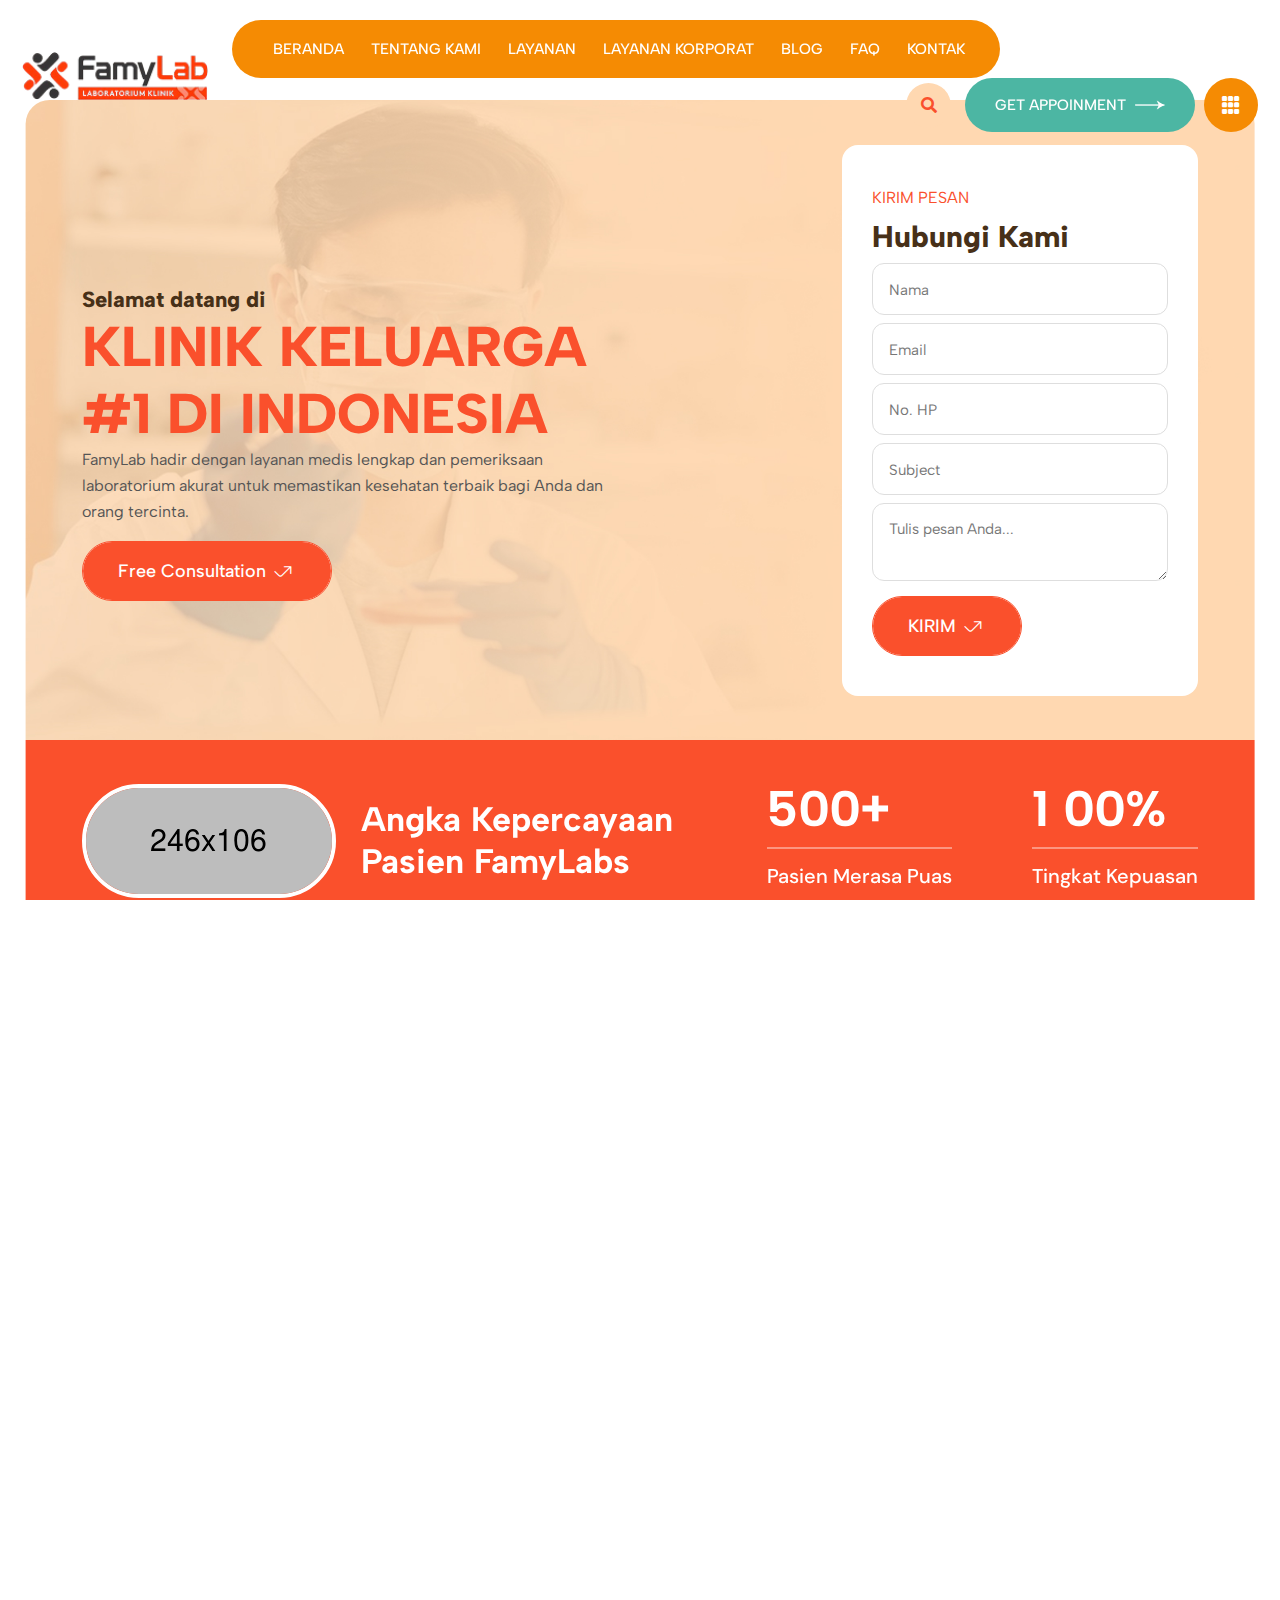
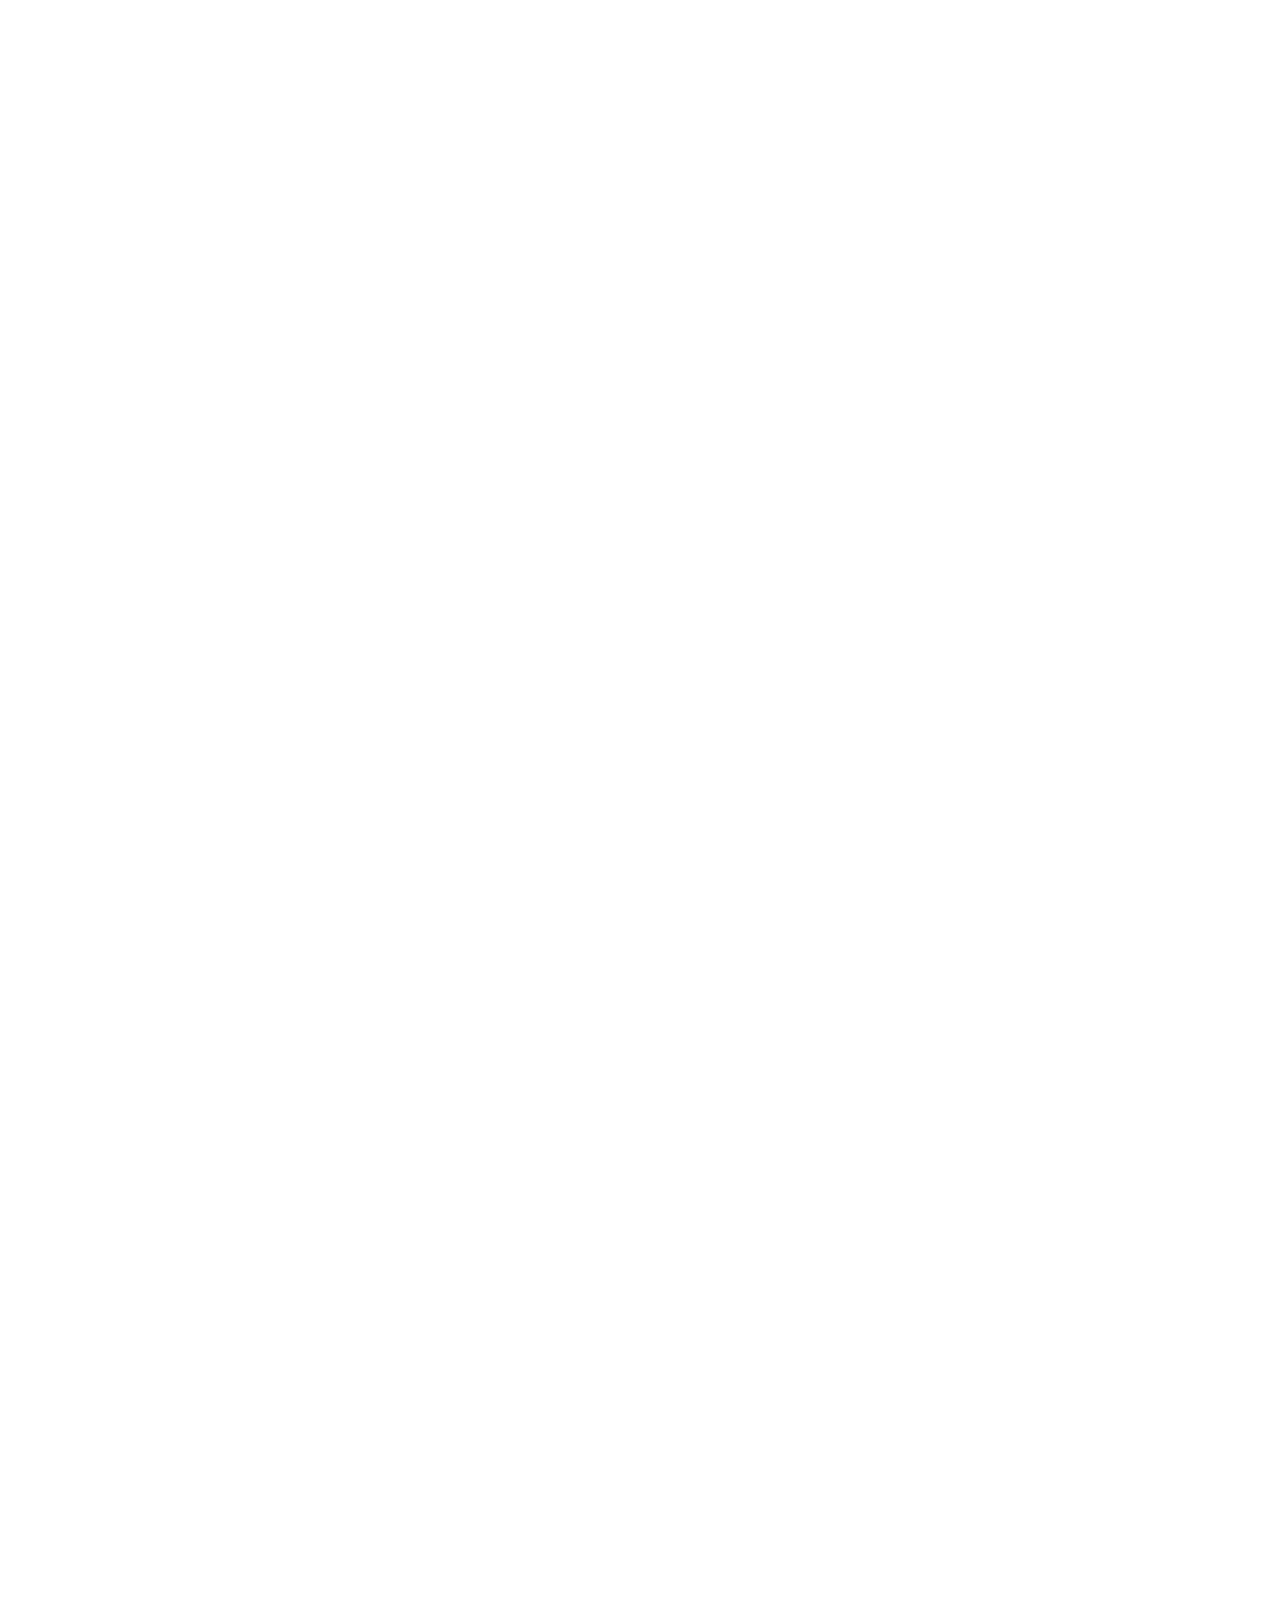
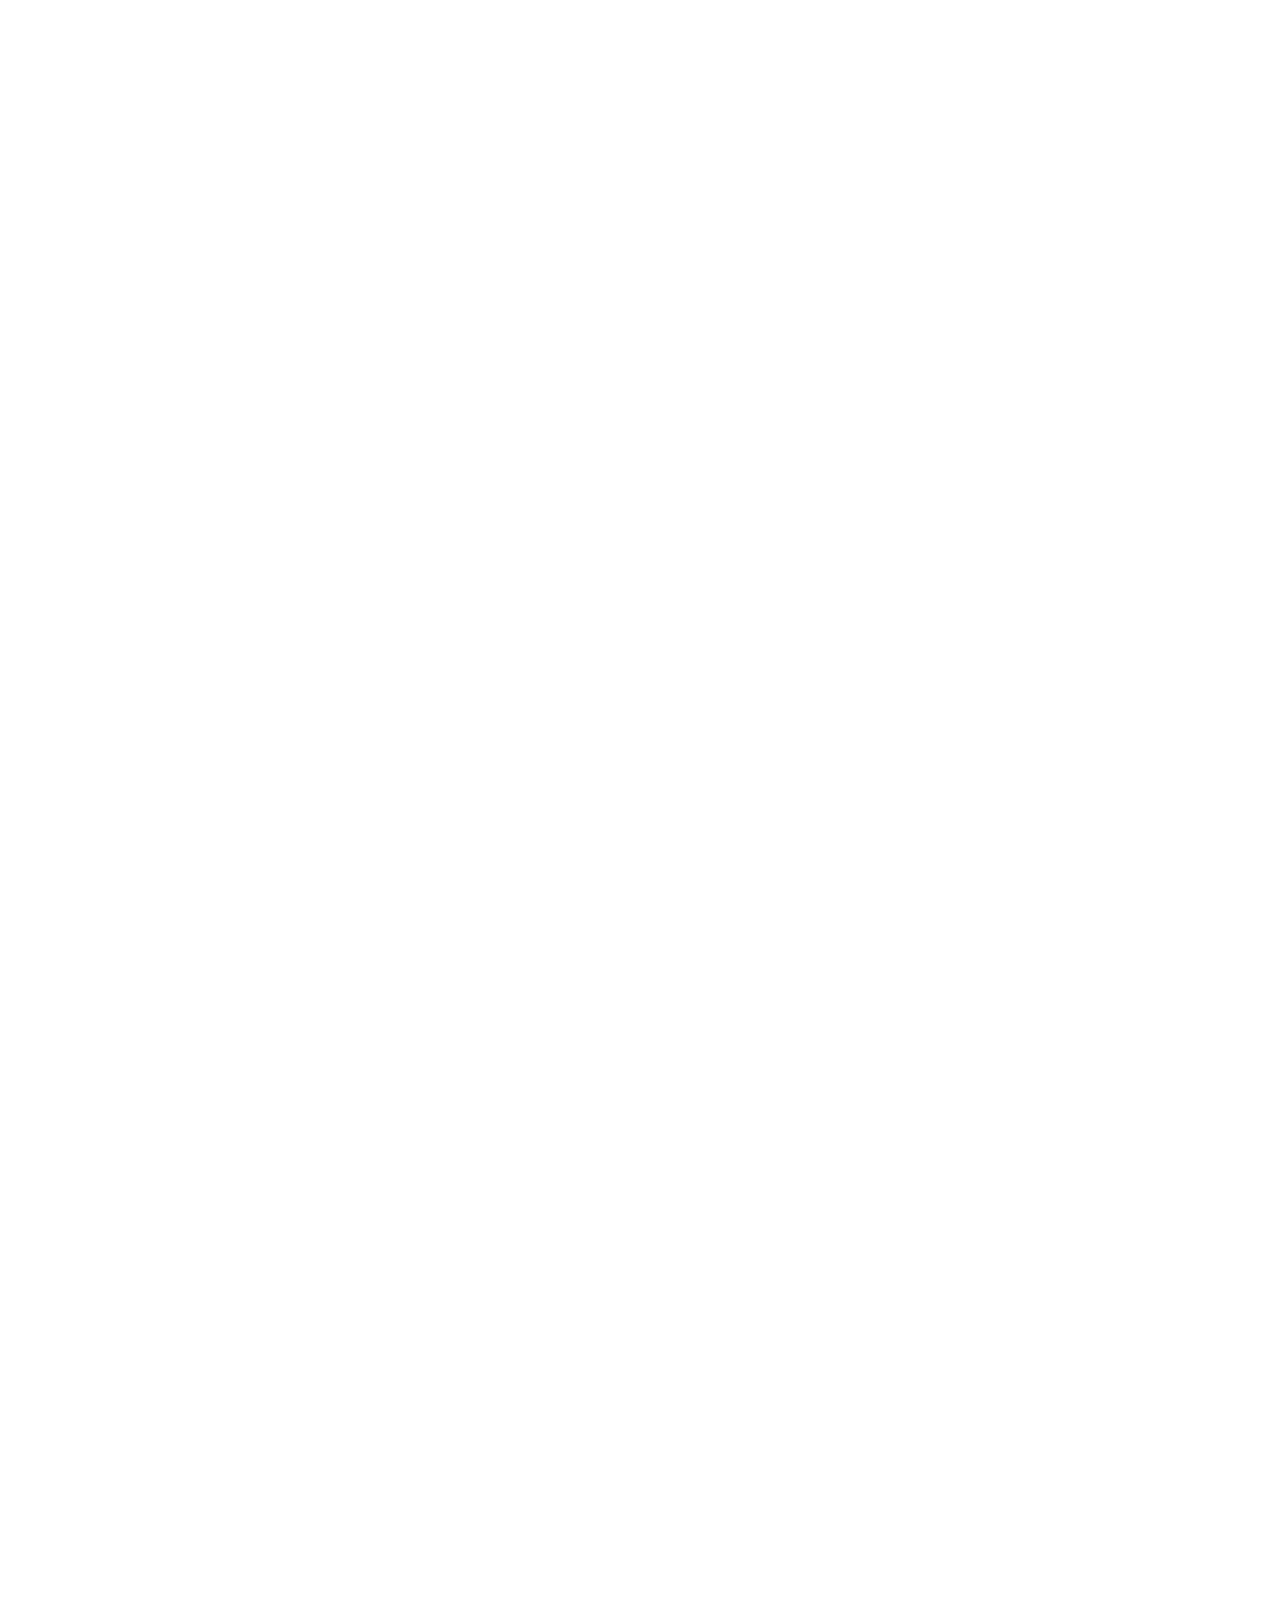
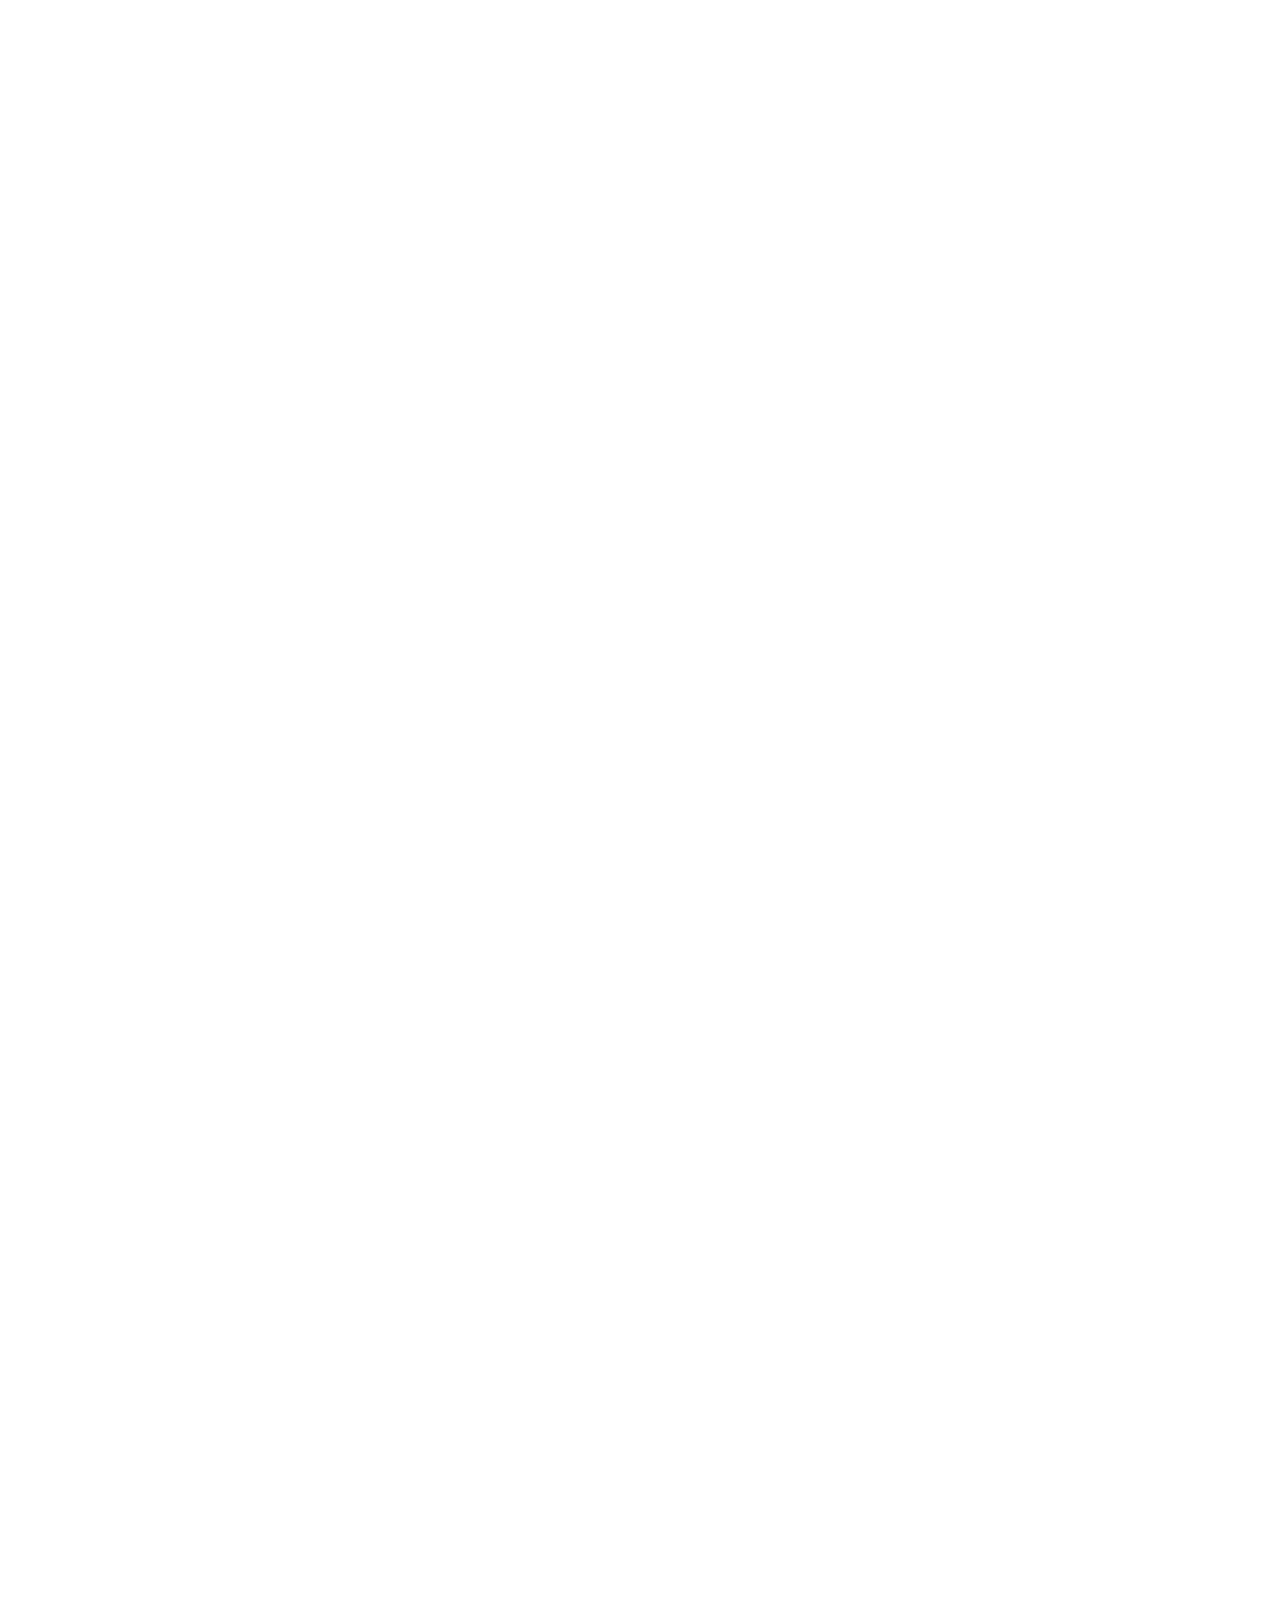
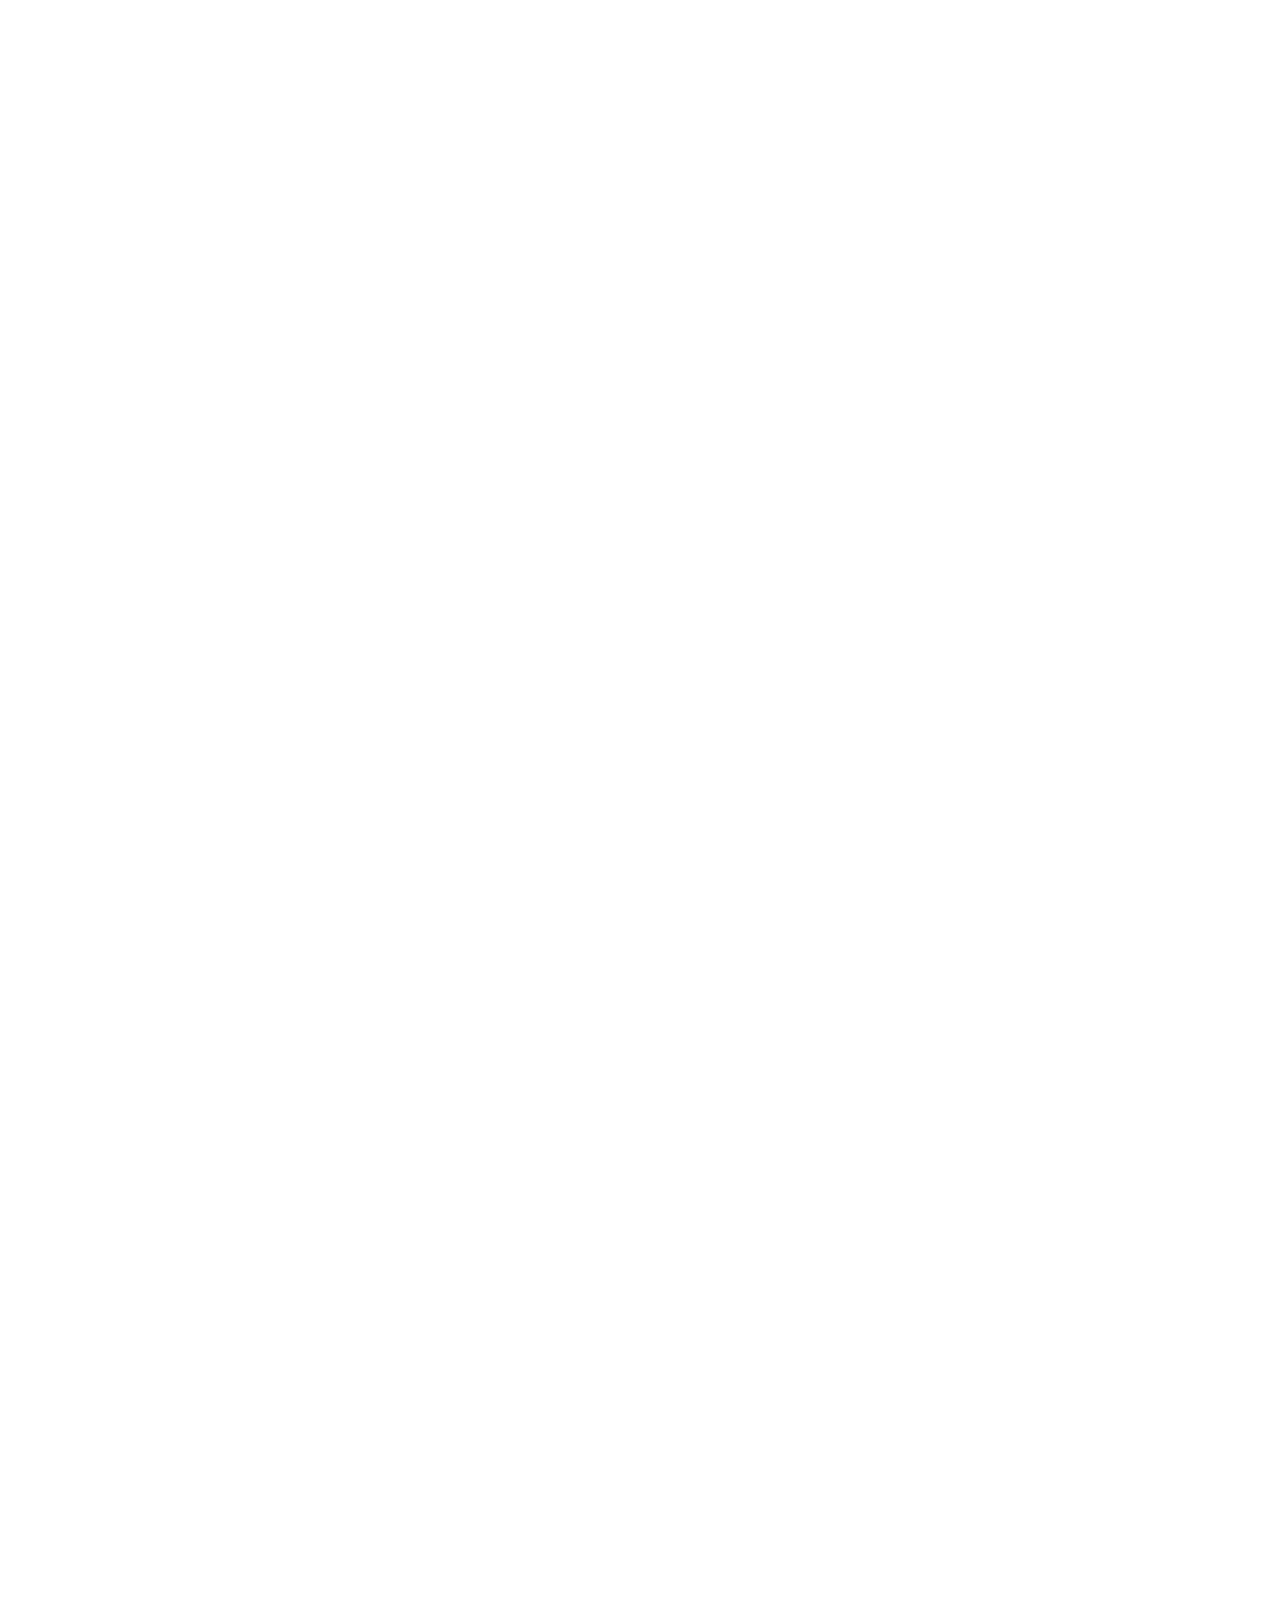
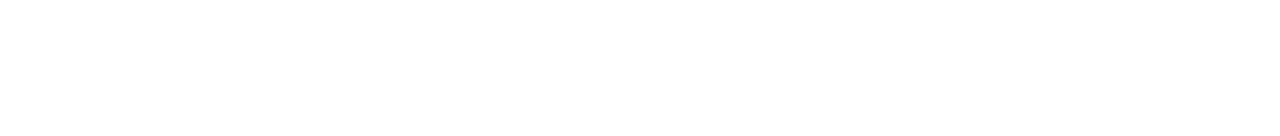
<file: index.html>
<!DOCTYPE html>
<html lang="en-US">
  <head>
    <meta charset="UTF-8" />
    <meta http-equiv="x-ua-compatible" content="ie=edge" />
    <title>Famylabs</title>
    <meta name="description" content="" />
    <meta name="viewport" content="width=device-width, initial-scale=1" />
    <!-- Favicon -->
    <link rel="icon" type="image/png" sizes="56x56" href="assets/images/fav-icon/icon.png"/>
    <!-- bootstrap CSS -->
    <link rel="stylesheet" href="assets/css/bootstrap.min.css" type="text/css" media="all"/>

    <!-- font-awesome CSS -->
    <link rel="stylesheet" href="assets/css/all.min.css" type="text/css" media="all"/>
    <!-- font-flaticon CSS -->
    <link rel="stylesheet" href="assets/css/flaticon.css" type="text/css" media="all"/>
    <!-- theme-default CSS -->
    <link rel="stylesheet" href="assets/css/theme-default.css" type="text/css" media="all"/>
    <!-- meanmenu CSS -->
    <link rel="stylesheet" href="assets/css/meanmenu.min.css" type="text/css" media="all"/>
    <!-- venobox CSS -->
    <link rel="stylesheet" href="venobox/venobox.css" type="text/css" media="all"/>
    <!-- bootstrap icons -->
    <link rel="stylesheet" href="assets/css/bootstrap-icons.css" type="text/css" media="all"/>
    <!-- Main Style CSS -->
     <link rel="stylesheet" href="assets/css/owl.carousel.min.css">
    <link rel="stylesheet" href="assets/css/style.css" type="text/css" media="all"/>
    <link rel="stylesheet" href="assets/css/odometer-theme-default.css" />
    <!-- responsive CSS -->
    <link rel="stylesheet" href="assets/css/responsive.css" type="text/css" media="all"/>
    <link rel="stylesheet" href="assets/css/swiper.min.css" />
    <!-- modernizr js -->
    <script src="assets/js/vendor/modernizr-3.5.0.min.js"></script>
    <link href="https://fonts.cdnfonts.com/css/clash-display" rel="stylesheet"/>
    <link rel="stylesheet" href="assets/css/aos.css" />
  </head>
  <body>
    <!-- loder -->
    <div class="loader-wrapper">
      <div class="loader"></div>
      <div class="loder-section left-section"></div>
      <div class="loder-section right-section"></div>
    </div>

    <!-- Curser Pointer -->
    <div class="cursor"></div>
    <div class="cursor2"></div>

    <!--==================================================-->
    <!-- Start mediic Main Menu  -->
    <!--==================================================-->
    <div id="sticky-header" class="mediic_nav_manu">
      <div class="container-fluid">
        <div class="row align-items-center">
          <div class="col-lg-2">
            <div class="logo cursor-scale small">
              <a class="logo_img" href="index.html" title="famylabs">
                <img src="assets/images/famylabs/famylabs-logo.png" alt="logo" />
              </a>
              <a class="main_sticky" href="index.html" title="famylabs">
                <img src="assets/images/famylabs/famylabs-logo.png" alt="logo" />
              </a>
            </div>
          </div>
          <div class="col-lg-10">
            <nav class="mediic_menu">
              <ul class="nav_scroll">
                <li><a class="mdy-hover cursor-scale small" href="#">Beranda</a></li>
                <li><a class="mdy-hover cursor-scale small" href="tentang.html">Tentang Kami</a></li>
                <li><a class="mdy-hover cursor-scale small" href="layanan.html">Layanan</a></li>
                <li><a class="mdy-hover cursor-scale small" href="layanan-korporat.html">Layanan Korporat</a></li>
                <li><a class="mdy-hover cursor-scale small" href="blog">Blog</a></li>
                <li><a class="mdy-hover cursor-scale small" href="faq.html">FAQ</a></li>
                <li><a class="mdy-hover cursor-scale small" href="kontak.html">Kontak</a></li>
              </ul>
              <div class="mediic-right-side cursor-scale small">
                <!-- mediic Search -->
                <div class="search-box-btn search-box-outer">
                  <i class="fa-solid fa-magnifying-glass"></i>
                </div>
                <!-- header button -->
                <div class="header-button">
                  <a href="appointment.html">
                    Get Appoinment
                    <img src="assets/images/resource/arrow.png" alt="" />
                    <div class="mediic-hover-btn hover-btn"></div>
                    <div class="mediic-hover-btn hover-btn2"></div>
                    <div class="mediic-hover-btn hover-btn3"></div>
                    <div class="mediic-hover-btn hover-btn4"></div>
                  </a>
                </div>
                <div class="sidebar">
                  <div class="nav-btn navSidebar-button">
                    <span><i class="bi bi-grid-3x3-gap-fill"></i></span>
                  </div>
                </div>
              </div>
            </nav>
          </div>
        </div>
      </div>
    </div>

    <!-- mediic Mobile Menu  -->
    <div class="mobile-menu-area sticky d-sm-block d-md-block d-lg-none">
      <div class="mobile-menu">
        <nav class="mediic_menu">
          <ul class="nav_scroll">
            <li><a class="mdy-hover cursor-scale small" href="#">Beranda</a></li>
            <li><a class="mdy-hover cursor-scale small" href="tentang.html">Tentang Kami</a></li>
            <li><a class="mdy-hover cursor-scale small" href="layanan.html">Layanan</a></li>
            <li><a class="mdy-hover cursor-scale small" href="layanan-korporat.html">Layanan Korporat</a></li>
            <li><a class="mdy-hover cursor-scale small" href="blog">Blog</a></li>
            <li><a class="mdy-hover cursor-scale small" href="faq.html">FAQ</a></li>
            <li><a class="mdy-hover cursor-scale small" href="kontak.html">Kontak</a></li>
          </ul>
        </nav>
      </div>
    </div>
    <!--==================================================-->
    <!-- End mediic Main Menu  -->
    <!--==================================================-->

    <div id="smooth-wrapper">
      <div id="smooth-content">
        <!--==================================================-->
        <!-- Start mediic Hero Section  -->
        <!--==================================================-->

        <div class="hero-section d-flex align-items-center">
          <div class="container">
            <div class="row hero-bg align-items-center">
              <div class="col-md-6">
                <div class="hero-content">
                  <h3>Selamat datang di</h3>
                  <h1 class="mediic-style cursor-scale">Klinik Keluarga #1 di Indonesia</h1>
                  <p>FamyLab hadir dengan layanan medis lengkap dan pemeriksaan laboratorium akurat untuk memastikan kesehatan terbaik bagi Anda dan orang tercinta.</p>
                  <div class="mediic-btn cursor-scale small">
                    <a href="about.html">Free Consultation <i class="bi bi-arrow-return-right"></i></a>
                  </div>
                </div>
              </div>
              <div class="col-md-2">
                <div class="spacer"></div>
              </div>
              <div class="col-md-4">
                <form action="" class="hero-contact-form">
                  <div class="subtitle">KIRIM PESAN</div>
                  <h3>Hubungi Kami</h3>
                  <div class="inp-group">
                    <input type="text" placeholder="Nama" required>
                  </div>
                  <div class="inp-group">
                    <input type="email" placeholder="Email" required>
                  </div>
                  <div class="inp-group">
                    <input type="text" placeholder="No. HP" required>
                  </div>
                  <div class="inp-group">
                    <input type="text" placeholder="Subject" required>
                  </div>
                  <div class="inp-group">
                    <textarea name="" id="" placeholder="Tulis pesan Anda..."></textarea>
                  </div>
                  <div class="inp-group">
                    <div class="mediic-btn cursor-scale small">
                      <button>KIRIM <i class="bi bi-arrow-return-right"></i></button>
                    </div>
                  </div>
                </form>
              </div>
            </div>
          </div>
        </div>
        <!--==================================================-->
        <!-- End mediic Hero Section  -->
        <!--==================================================-->

        <!--==================================================-->
        <!-- Start mediic Counter Section -->
        <!--==================================================-->
        <div class="counter-serction">
          <div class="container">
            <div class="row counter-bg align-items-center">
              <div class="col-lg-12">
                <div class="counter-items">
                  <div class="counter-left-side" data-aos="fade-right">
                    <div class="counter-thumb">
                      <img src="assets/images/slider/counter-img.png" alt="" />
                    </div>
                    <div class="counter-title cursor-scale small">
                      <h2>
                        Angka Kepercayaan <br>
                        Pasien FamyLabs
                      </h2>
                    </div>
                  </div>
                  <div class="counter-right-side cursor-scale">
                    <div class="counter-single-box bx-1" data-aos="fade-up">
                      <div
                        class="odometer-wrapper counter-box-title"
                        data-count="500+"
                      >
                        <h1 class="odometer"></h1>
                        <h1>+</h1>
                      </div>
                      <div class="counter-desc">
                        <p>Pasien Merasa Puas</p>
                      </div>
                    </div>
                    <div class="counter-single-box" data-aos="fade-down">
                      <div
                        class="odometer-wrapper counter-box-title"
                        data-count="100"
                      >
                        <h1 class="odometer"></h1>
                        <h1>%</h1>
                      </div>
                      <div class="counter-desc">
                        <p>Tingkat Kepuasan</p>
                      </div>
                    </div>
                  </div>
                </div>
              </div>
            </div>
          </div>
        </div>
        <!--==================================================-->
        <!-- End mediic Counter Section  -->
        <!--==================================================-->

        <!--==================================================-->
        <!-- Start mediic Counter Section -->
        <!--==================================================-->
        <div class="about-serction">
          <div class="container">
            <div class="row">
              <div class="col-lg-12">
                <div class="top-mediic-section">
                  <div class="mediic-section-title cursor-scale" data-aos="flip-right">
                    <h1>
                      Tentang Kami
                    </h1>
                  </div>
                  <div class="counter-single-box bx-2 cursor-scale" data-aos="fade-down">
                    <div class="odometer-wrapper counter-box-title" data-count="10">
                      <h1 class="odometer"></h1>
                      <h1>+</h1>
                      <p class="counter-desc">TAHUN PENGALAMAN</p>
                    </div>
                  </div>
                </div>
              </div>
            </div>
            <div class="row about-bg align-items-center">
              <div class="col-lg-6">
                <div class="about-thumb" data-aos="fade-up-right">
                  <img src="assets/images/resource/about.png" alt="" />
                  <img class="small-img" src="assets/images/famylabs/hero.jpg" alt="">
                </div>
              </div>
              <div class="col-md-1"></div>
              <div class="col-lg-5" data-aos="fade-up-left">
                <div class="mediic-section-title2 mb-4">
                  <h3 class="cursor-scale small">
                    FamyLab: Klinik Kesehatan Modern dengan Layanan Lengkap untuk Kesejahteraan Anda
                  </h3>
                </div>
                <div class="about-service-list">
                  <p>
                    FamyLab adalah klinik kesehatan yang menghadirkan layanan medis lengkap dengan fasilitas modern dan tenaga medis berpengalaman. Kami berkomitmen memberikan perawatan yang akurat, cepat, dan nyaman bagi setiap pasien.
                    <br><br>
                    Dari pemeriksaan laboratorium hingga konsultasi kesehatan, kami siap mendampingi Anda untuk hidup lebih sehat. Kepercayaan pasien mendorong kami untuk terus meningkatkan kualitas layanan setiap hari.
                  </p>
                </div>
                <div class="mediic-btn cursor-scale small">
                  <a href="about.html">Selengkapnya <i class="bi bi-arrow-return-right"></i></a>
                </div>
              </div>
            </div>
          </div>
        </div>
        <!--==================================================-->
        <!-- End mediic Counter Section  -->
        <!--==================================================-->

        <!--==================================================-->
        <!-- Start mediic Service Section  -->
        <!--==================================================-->
        <div class="video-section">
          <div class="container">
            <div class="row align-items-center">
              <div class="col-lg-12">
                <div class="top-mediic-section">
                  <div class="mediic-section-title cursor-scale" data-aos="flip-left">
                    <div class="subtitle">PROFIL</div>
                    <h1>FamyLab: Klinik Keluarga</h1>
                  </div>
                </div>
              </div>
            </div>
            <div class="row">
              <div class="col-md-12">
                <!-- Swiper -->
              <div class="swiper mySwiper">
                <div class="swiper-wrapper">
                  <div class="swiper-slide">
                    <div class="video-slider-item">
                        <div class="pic">
                            <a href="#"><img src="assets/images/famylabs/video-cover-dummy.jpg" alt=""></a>
                        </div>
                        <div class="text">
                            <h3><a href="#">Lorem Ipsum Dolor Sit Amet</a></h3>    
                        </div>
                    </div>
                  </div>
                  <div class="swiper-slide">
                    <div class="video-slider-item">
                        <div class="pic">
                            <a href="#"><img src="assets/images/famylabs/video-cover-dummy.jpg" alt=""></a>
                        </div>
                        <div class="text">
                            <h3><a href="#">Lorem Ipsum Dolor Sit Amet</a></h3>    
                        </div>
                    </div>
                  </div>
                  <div class="swiper-slide">
                    <div class="video-slider-item">
                        <div class="pic">
                            <a href="#"><img src="assets/images/famylabs/video-cover-dummy.jpg" alt=""></a>
                        </div>
                        <div class="text">
                            <h3><a href="#">Lorem Ipsum Dolor Sit Amet</a></h3>    
                        </div>
                    </div>
                  </div>
                  <div class="swiper-slide">
                    <div class="video-slider-item">
                        <div class="pic">
                            <a href="#"><img src="assets/images/famylabs/video-cover-dummy.jpg" alt=""></a>
                        </div>
                        <div class="text">
                            <h3><a href="#">Lorem Ipsum Dolor Sit Amet</a></h3>    
                        </div>
                    </div>
                  </div>
                  <div class="swiper-slide">
                    <div class="video-slider-item">
                        <div class="pic">
                            <a href="#"><img src="assets/images/famylabs/video-cover-dummy.jpg" alt=""></a>
                        </div>
                        <div class="text">
                            <h3><a href="#">Lorem Ipsum Dolor Sit Amet</a></h3>    
                        </div>
                    </div>
                  </div>
                </div>
                <div class="swiper-button-next"></div>
                <div class="swiper-button-prev"></div>
                <div class="swiper-scrollbar"></div>
              </div>
              </div>
              
            </div>
          </div>
        </div>

        <!--==================================================-->
        <!-- End mediic Service Section  -->
        <!--==================================================-->

        <!--==================================================-->
        <!-- Start mediic Blog Section -->
        <!--==================================================-->
        <div class="blog-section bg-lightorange">
          <div class="container">
            <div class="row">
              <div class="col-lg-12">
                <div class="top-mediic-section">
                  <div class="mediic-section-title" data-aos="flip-right">
                    <h1 class="cursor-scale">
                      Promo Menarik
                    </h1>
                  </div>
                  <div class="mediic-btn cursor-scale small" data-aos="fade-down">
                    <a href="#">Lihat Semua Artikel <i class="bi bi-arrow-return-right"></i></a>
                  </div>
                </div>
              </div>
            </div>
            <div class="row">
              <div class="promo-list owl-carousel">
                <div class="col-lg-12">
                  <div class="blog-single-box" data-aos="fade-up">
                    <div class="blog-thumb ratio ratio-1">
                      <img src="assets/images/resource/blog.jpg" alt="" />
                    </div>
                    <div class="blog-content">
                      <div class="blogs-category">
                        <ul>
                          <li class="blg-date">APRIL 11, 2024</li>
                        </ul>
                      </div>
                      <div class="blog-title">
                        <h2 class="cursor-scale small">
                          <a href="blog-details.html">potongan 10% Untuk Semua Vaksinasi</a>
                        </h2>
                        <p>Nikmati potongan harga sebesar 10% untuk semua jenis vaksinasi.</p>
                      </div>
                    </div>
                  </div>
                </div>
              </div>
              
            </div>
          </div>
        </div>

        <!--==================================================-->
        <!-- End mediic Blog Section -->
        <!--==================================================-->

        <!--==================================================-->
        <!-- Start mediic Service Section  -->
        <!--==================================================-->
        <div class="mediic-top-section style-2">
          <div class="container">
            <div class="row align-items-center">
              <div class="col-lg-12">
                <div class="top-mediic-section">
                  <div class="mediic-section-title cursor-scale" data-aos="flip-right">
                    <h1>Layanan<br>Terbaik Kami</h1>
                  </div>
                  <div class="mediic-desc" data-aos="fade-up">
                    <p>
                      FamyLab menyediakan berbagai layanan medis, mulai dari pemeriksaan laboratorium hingga konsultasi kesehatan dengan tenaga profesional.
                    </p>
                  </div>
                  <div class="mediic-btn cursor-scale small" data-aos="fade-down">
                    <a href="#">LIHAT SEMUA LAYANAN <i class="bi bi-arrow-return-right"></i></a>
                  </div>
                </div>
              </div>
            </div>
          </div>
        </div>
        <div class="service-section style-2">
          <div class="container">
            <div class="row">
              <div class="service-list owl-carousel">
                <div class="col-lg-12">
                  <div class="single-service-box" data-aos="zoom-out">
                    <div class="service-thumb">
                      <img src="assets/images/resource/srvce.png" alt="" />
                      <div class="service-icon cursor-scale small">
                        <a href="project.html"
                          ><i class="bi bi-arrow-return-right"></i
                        ></a>
                      </div>
                    </div>
                    <div class="service-content">
                      <h6>X-Ray</h6>
                      <h2 class="cursor-scale small">
                        <a href="project.html">Digital X-Ray</a>
                      </h2>
                    </div>
                  </div>
                </div>
                <div class="col-lg-12">
                  <div class="single-service-box" data-aos="zoom-in">
                    <div class="service-thumb">
                      <img src="assets/images/resource/srvce2.png" alt="" />
                      <div class="service-icon cursor-scale small">
                        <a href="project.html"
                          ><i class="bi bi-arrow-return-right"></i
                        ></a>
                      </div>
                    </div>
                    <div class="service-content">
                      <h6>Dental</h6>
                      <h2 class="cursor-scale small">
                        <a href="project.html">Dental Fixing</a>
                      </h2>
                    </div>
                  </div>
                </div>
                <div class="col-lg-12">
                  <div class="single-service-box" data-aos="zoom-out">
                    <div class="service-thumb">
                      <img src="assets/images/resource/srvce3.png" alt="" />
                      <div class="service-icon cursor-scale small">
                        <a href="project.html"
                          ><i class="bi bi-arrow-return-right"></i
                        ></a>
                      </div>
                    </div>
                    <div class="service-content">
                      <h6>Surgery</h6>
                      <h2 class="cursor-scale small">
                        <a href="project.html">Human Brain Surgery</a>
                      </h2>
                    </div>
                  </div>
                </div>
                <div class="col-lg-12">
                  <div class="single-service-box" data-aos="zoom-in">
                    <div class="service-thumb">
                      <img src="assets/images/resource/srvce4.png" alt="" />
                      <div class="service-icon cursor-scale small">
                        <a href="project.html"
                          ><i class="bi bi-arrow-return-right"></i
                        ></a>
                      </div>
                    </div>
                    <div class="service-content">
                      <h6>VACCINE</h6>
                      <h2 class="cursor-scale small">
                        <a href="project.html">Pediatric Dentistry</a>
                      </h2>
                    </div>
                  </div>
                </div>
                <div class="col-lg-12">
                  <div class="single-service-box" data-aos="zoom-out">
                    <div class="service-thumb">
                      <img src="assets/images/resource/srvce.png" alt="" />
                      <div class="service-icon cursor-scale small">
                        <a href="project.html"
                          ><i class="bi bi-arrow-return-right"></i
                        ></a>
                      </div>
                    </div>
                    <div class="service-content">
                      <h6>X-Ray</h6>
                      <h2 class="cursor-scale small">
                        <a href="project.html">Digital X-Ray</a>
                      </h2>
                    </div>
                  </div>
                </div>
                <div class="col-lg-12">
                  <div class="single-service-box" data-aos="zoom-in">
                    <div class="service-thumb">
                      <img src="assets/images/resource/srvce2.png" alt="" />
                      <div class="service-icon cursor-scale small">
                        <a href="project.html"
                          ><i class="bi bi-arrow-return-right"></i
                        ></a>
                      </div>
                    </div>
                    <div class="service-content">
                      <h6>Dental</h6>
                      <h2 class="cursor-scale small">
                        <a href="project.html">Dental Fixing</a>
                      </h2>
                    </div>
                  </div>
                </div>
                <div class="col-lg-12">
                  <div class="single-service-box" data-aos="zoom-out">
                    <div class="service-thumb">
                      <img src="assets/images/resource/srvce3.png" alt="" />
                      <div class="service-icon cursor-scale small">
                        <a href="project.html"
                          ><i class="bi bi-arrow-return-right"></i
                        ></a>
                      </div>
                    </div>
                    <div class="service-content">
                      <h6>Surgery</h6>
                      <h2 class="cursor-scale small">
                        <a href="project.html">Human Brain Surgery</a>
                      </h2>
                    </div>
                  </div>
                </div>
                <div class="col-lg-12">
                  <div class="single-service-box" data-aos="zoom-in">
                    <div class="service-thumb">
                      <img src="assets/images/resource/srvce4.png" alt="" />
                      <div class="service-icon cursor-scale small">
                        <a href="project.html"
                          ><i class="bi bi-arrow-return-right"></i
                        ></a>
                      </div>
                    </div>
                    <div class="service-content">
                      <h6>VACCINE</h6>
                      <h2 class="cursor-scale small">
                        <a href="project.html"></a>Pediatric Dentistry
                      </h2>
                    </div>
                  </div>
                </div>
              </div>
            </div>
          </div>
        </div>
        <!--==================================================-->
        <!-- End mediic Service Section  -->
        <!--==================================================-->


        <!--==================================================-->
        <!-- Start mediic Appoinment Section  -->
        <!--==================================================-->
        <div class="appoinment-section">
          <div class="container">
            <div class="row">
              <div class="col-lg-12">
                <div class="mediic-section-title cursor-scale text-center" data-aos="flip-left">
                  <h1>Jadwalkan Kunjungan</h1>
                </div>
              </div>
            </div>
          </div>
        </div>
        <div class="mediic-appoinment">
          <div class="container">
            <div class="row appoinment align-items-center">
              <div class="col-lg-6"></div>
              <div class="col-lg-6" data-aos="zoom-in-left">
                <div class="mediic-section-title2 cursor-scale small">
                  <h4>KIRIM PESAN</h4>
                  <h3>
                    Hubungi Kami
                  </h3>
                </div>
                <div class="contact-form-box">
                  <form action="https://formspree.io/f/myyleorq" method="POST" id="dreamit-form">
                    <div class="row">
                      <div class="col-lg-6 col-md-6">
                        <div class="form-box">
                          <input type="text" name="name" placeholder="Nama*" required=""/>
                        </div>
                      </div>
                      <div class="col-lg-6 col-md-6">
                        <div class="form-box">
                          <input type="text" name="email" placeholder="E-Mail*" required=""/>
                        </div>
                      </div>
                      <div class="col-lg-6 col-md-6">
                        <div class="form-box">
                          <input type="text" name="subject" placeholder="Subject*" required=""/>
                        </div>
                      </div>
                      <div class="col-lg-6 col-md-6">
                        <div class="form-box">
                          <input type="text" name="subject" placeholder="No. HP" required=""/>
                        </div>
                      </div>
                      <div class="col-lg-12">
                        <div class="form-box">
                          <textarea name="massage" id="massage" placeholder="Tulis Pesan Anda..." required=""></textarea>
                        </div>
                      </div>
                      <div class="col-lg-12 col-md-6">
                        <div class="submit-button cursor-scale small">
                          <button class="submit-btn">
                            KIRIM <i class="bi bi-arrow-return-right"></i>
                          </button>
                        </div>
                      </div>
                    </div>
                  </form>
                </div>
              </div>
            </div>
          </div>
        </div>
        <!--==================================================-->
        <!-- End mediic Appoinment Section  -->
        <!--==================================================-->

        <!--==================================================-->
        <!-- Start mediic Testimonial Section  -->
        <!--==================================================-->
        <div class="mediic-top-section bg-lightorange style-2">
          <div class="container">
            <div class="row align-items-center">
              <div class="col-lg-12">
                <div
                  class="mediic-section-title text-center"
                  data-aos="flip-right"
                >
                  <h1 class="cursor-scale">Testimonial</h1>
                </div>
              </div>
            </div>
          </div>
        </div>
        <div class="testimonial-section">
          <div class="container-fluid">
            <div class="row align-items-center">
              <div class="col-lg-8">
                <div class="testi-thumb" data-aos="zoom-in-right">
                  <img src="assets/images/famylabs/testimonial-bg.jpg" alt="" />
                  <div class="testi-content">
                    <h4>Konsultasi Gratis</h4>
                    <div class="mediic-btn cursor-scale small">
                      <a href="#">Hubungi Kami <i class="bi bi-arrow-return-right"></i></a>
                    </div>
                  </div>
                </div>
              </div>
              <div class="col-lg-4">
                <div class="swiper mySwiper6" data-aos="zoom-in-left">
                  <div class="swiper-wrapper">
                    <div class="swiper-slide">
                      <div class="testi-single-box">
                        <div class="testi-content-2">
                          <div class="testi-quote">
                            <img
                              src="assets/images/resource/quote.png"
                              alt=""
                            />
                          </div>
                          <ul class="testi-rating">
                            <li><i class="bi bi-star-fill"></i></li>
                            <li><i class="bi bi-star-fill"></i></li>
                            <li><i class="bi bi-star-fill"></i></li>
                            <li><i class="bi bi-star-fill"></i></li>
                            <li><i class="bi bi-star-fill"></i></li>
                          </ul>
                          <div class="testi-desc">
                            <p>
                              Quickly fashion backend strategic theme areas with
                              virtual growth strategies. Authoritatively
                              formulate competitive experiences rather than
                              granular manufactured products granular intelle
                              capital without equity invested
                            </p>
                          </div>
                          <div class="user-info">
                            <div class="people-pic">
                              <img
                                src="assets/images/resource/people.png"
                                alt=""
                              />
                            </div>
                            <div class="user-name">
                              <h4>John D. Alexon</h4>
                              <h6>Psycologist</h6>
                            </div>
                          </div>
                        </div>
                      </div>
                    </div>
                    <div class="swiper-slide">
                      <div class="testi-single-box">
                        <div class="testi-content-2">
                          <div class="testi-quote">
                            <img
                              src="assets/images/resource/quote.png"
                              alt=""
                            />
                          </div>
                          <ul class="testi-rating">
                            <li><i class="bi bi-star-fill"></i></li>
                            <li><i class="bi bi-star-fill"></i></li>
                            <li><i class="bi bi-star-fill"></i></li>
                            <li><i class="bi bi-star-fill"></i></li>
                            <li><i class="bi bi-star-fill"></i></li>
                          </ul>
                          <div class="testi-desc">
                            <p>
                              Quickly fashion backend strategic theme areas with
                              virtual growth strategies. Authoritatively
                              formulate competitive experiences rather than
                              granular manufactured products granular intelle
                              capital without equity invested
                            </p>
                          </div>
                          <div class="user-info">
                            <div class="people-pic">
                              <img
                                src="assets/images/resource/people.png"
                                alt=""
                              />
                            </div>
                            <div class="user-name">
                              <h4>John D. Alexon</h4>
                              <h6>Psycologist</h6>
                            </div>
                          </div>
                        </div>
                      </div>
                    </div>
                    <div class="swiper-slide">
                      <div class="testi-single-box">
                        <div class="testi-content-2">
                          <div class="testi-quote">
                            <img
                              src="assets/images/resource/quote.png"
                              alt=""
                            />
                          </div>
                          <ul class="testi-rating">
                            <li><i class="bi bi-star-fill"></i></li>
                            <li><i class="bi bi-star-fill"></i></li>
                            <li><i class="bi bi-star-fill"></i></li>
                            <li><i class="bi bi-star-fill"></i></li>
                            <li><i class="bi bi-star-fill"></i></li>
                          </ul>
                          <div class="testi-desc">
                            <p>
                              Quickly fashion backend strategic theme areas with
                              virtual growth strategies. Authoritatively
                              formulate competitive experiences rather than
                              granular manufactured products granular intelle
                              capital without equity invested
                            </p>
                          </div>
                          <div class="user-info">
                            <div class="people-pic">
                              <img
                                src="assets/images/resource/people.png"
                                alt=""
                              />
                            </div>
                            <div class="user-name">
                              <h4>John D. Alexon</h4>
                              <h6>Psycologist</h6>
                            </div>
                          </div>
                        </div>
                      </div>
                    </div>
                    <div class="swiper-slide">
                      <div class="testi-single-box">
                        <div class="testi-content-2">
                          <div class="testi-quote">
                            <img
                              src="assets/images/resource/quote.png"
                              alt=""
                            />
                          </div>
                          <ul class="testi-rating">
                            <li><i class="bi bi-star-fill"></i></li>
                            <li><i class="bi bi-star-fill"></i></li>
                            <li><i class="bi bi-star-fill"></i></li>
                            <li><i class="bi bi-star-fill"></i></li>
                            <li><i class="bi bi-star-fill"></i></li>
                          </ul>
                          <div class="testi-desc">
                            <p>
                              Quickly fashion backend strategic theme areas with
                              virtual growth strategies. Authoritatively
                              formulate competitive experiences rather than
                              granular manufactured products granular intelle
                              capital without equity invested
                            </p>
                          </div>
                          <div class="user-info">
                            <div class="people-pic">
                              <img
                                src="assets/images/resource/people.png"
                                alt=""
                              />
                            </div>
                            <div class="user-name">
                              <h4>John D. Alexon</h4>
                              <h6>Psycologist</h6>
                            </div>
                          </div>
                        </div>
                      </div>
                    </div>
                    <div class="swiper-slide">
                      <div class="testi-single-box">
                        <div class="testi-content-2">
                          <div class="testi-quote">
                            <img
                              src="assets/images/resource/quote.png"
                              alt=""
                            />
                          </div>
                          <ul class="testi-rating">
                            <li><i class="bi bi-star-fill"></i></li>
                            <li><i class="bi bi-star-fill"></i></li>
                            <li><i class="bi bi-star-fill"></i></li>
                            <li><i class="bi bi-star-fill"></i></li>
                            <li><i class="bi bi-star-fill"></i></li>
                          </ul>
                          <div class="testi-desc">
                            <p>
                              Quickly fashion backend strategic theme areas with
                              virtual growth strategies. Authoritatively
                              formulate competitive experiences rather than
                              granular manufactured products granular intelle
                              capital without equity invested
                            </p>
                          </div>
                          <div class="user-info">
                            <div class="people-pic">
                              <img
                                src="assets/images/resource/people.png"
                                alt=""
                              />
                            </div>
                            <div class="user-name">
                              <h4>John D. Alexon</h4>
                              <h6>Psycologist</h6>
                            </div>
                          </div>
                        </div>
                      </div>
                    </div>
                    <div class="swiper-slide">
                      <div class="testi-single-box">
                        <div class="testi-content-2">
                          <div class="testi-quote">
                            <img
                              src="assets/images/resource/quote.png"
                              alt=""
                            />
                          </div>
                          <ul class="testi-rating">
                            <li><i class="bi bi-star-fill"></i></li>
                            <li><i class="bi bi-star-fill"></i></li>
                            <li><i class="bi bi-star-fill"></i></li>
                            <li><i class="bi bi-star-fill"></i></li>
                            <li><i class="bi bi-star-fill"></i></li>
                          </ul>
                          <div class="testi-desc">
                            <p>
                              Quickly fashion backend strategic theme areas with
                              virtual growth strategies. Authoritatively
                              formulate competitive experiences rather than
                              granular manufactured products granular intelle
                              capital without equity invested
                            </p>
                          </div>
                          <div class="user-info">
                            <div class="people-pic">
                              <img
                                src="assets/images/resource/people.png"
                                alt=""
                              />
                            </div>
                            <div class="user-name">
                              <h4>John D. Alexon</h4>
                              <h6>Psycologist</h6>
                            </div>
                          </div>
                        </div>
                      </div>
                    </div>
                    <div class="swiper-slide">
                      <div class="testi-single-box">
                        <div class="testi-content-2">
                          <div class="testi-quote">
                            <img
                              src="assets/images/resource/quote.png"
                              alt=""
                            />
                          </div>
                          <ul class="testi-rating">
                            <li><i class="bi bi-star-fill"></i></li>
                            <li><i class="bi bi-star-fill"></i></li>
                            <li><i class="bi bi-star-fill"></i></li>
                            <li><i class="bi bi-star-fill"></i></li>
                            <li><i class="bi bi-star-fill"></i></li>
                          </ul>
                          <div class="testi-desc">
                            <p>
                              Quickly fashion backend strategic theme areas with
                              virtual growth strategies. Authoritatively
                              formulate competitive experiences rather than
                              granular manufactured products granular intelle
                              capital without equity invested
                            </p>
                          </div>
                          <div class="user-info">
                            <div class="people-pic">
                              <img
                                src="assets/images/resource/people.png"
                                alt=""
                              />
                            </div>
                            <div class="user-name">
                              <h4>John D. Alexon</h4>
                              <h6>Psycologist</h6>
                            </div>
                          </div>
                        </div>
                      </div>
                    </div>
                  </div>
                </div>
              </div>
            </div>
          </div>
        </div>
        <!--==================================================-->
        <!-- End mediic Testimonial Section -->
        <!--==================================================-->

        <!--==================================================-->
        <!-- Start mediic Brand Section -->
        <!--==================================================-->
        <div class="brand-section">
          <div class="container">
            <div class="row">
              <div class="col-lg-12">
                <div class="swiper brand cursor-scale" data-aos="zoom-in-left">
                  <div class="swiper-wrapper">
                    <div class="swiper-slide">
                      <div class="brand-single-box">
                        <div class="brand-thumb">
                          <img src="assets/images/resource/brand.png" alt="" />
                        </div>
                      </div>
                    </div>
                    <div class="swiper-slide">
                      <div class="brand-single-box">
                        <div class="brand-thumb">
                          <img src="assets/images/resource/brand2.png" alt="" />
                        </div>
                      </div>
                    </div>
                    <div class="swiper-slide">
                      <div class="brand-single-box">
                        <div class="brand-thumb">
                          <img src="assets/images/resource/brand3.png" alt="" />
                        </div>
                      </div>
                    </div>
                    <div class="swiper-slide">
                      <div class="brand-single-box">
                        <div class="brand-thumb">
                          <img src="assets/images/resource/brand4.png" alt="" />
                        </div>
                      </div>
                    </div>
                    <div class="swiper-slide">
                      <div class="brand-single-box">
                        <div class="brand-thumb">
                          <img src="assets/images/resource/brand5.png" alt="" />
                        </div>
                      </div>
                    </div>
                    <div class="swiper-slide">
                      <div class="brand-single-box">
                        <div class="brand-thumb">
                          <img src="assets/images/resource/brand.png" alt="" />
                        </div>
                      </div>
                    </div>
                    <div class="swiper-slide">
                      <div class="brand-single-box">
                        <div class="brand-thumb">
                          <img src="assets/images/resource/brand2.png" alt="" />
                        </div>
                      </div>
                    </div>
                    <div class="swiper-slide">
                      <div class="brand-single-box">
                        <div class="brand-thumb">
                          <img src="assets/images/resource/brand3.png" alt="" />
                        </div>
                      </div>
                    </div>
                    <div class="swiper-slide">
                      <div class="brand-single-box">
                        <div class="brand-thumb">
                          <img src="assets/images/resource/brand4.png" alt="" />
                        </div>
                      </div>
                    </div>
                    <div class="swiper-slide">
                      <div class="brand-single-box">
                        <div class="brand-thumb">
                          <img src="assets/images/resource/brand5.png" alt="" />
                        </div>
                      </div>
                    </div>
                  </div>
                </div>
              </div>
            </div>
          </div>
        </div>
        <!--==================================================-->
        <!-- End mediic Brand Section -->
        <!--==================================================-->

        <!--==================================================-->
        <!-- Start mediic Blog Section -->
        <!--==================================================-->
        <div class="blog-section bg-lightorange">
          <div class="container">
            <div class="row">
              <div class="col-lg-12">
                <div class="top-mediic-section">
                  <div class="mediic-section-title" data-aos="flip-right">
                    <h1 class="cursor-scale">
                      Baca Artikel Seputar
                      <br />
                      Klinik Kami
                    </h1>
                  </div>
                  <div class="mediic-btn cursor-scale small" data-aos="fade-down">
                    <a href="#">Lihat Semua Artikel <i class="bi bi-arrow-return-right"></i></a>
                  </div>
                </div>
              </div>
            </div>
            <div class="row">
              <div class="col-lg-4 col-md-6">
                <div class="blog-single-box" data-aos="fade-up">
                  <div class="blog-thumb">
                    <img src="assets/images/resource/blog.jpg" alt="" />
                    <div class="mediic-hover-box hover-bx"></div>
                    <div class="mediic-hover-box hover-bx2"></div>
                    <div class="mediic-hover-box hover-bx3"></div>
                    <div class="mediic-hover-box hover-bx4"></div>
                  </div>
                  <div class="blog-content">
                    <div class="blogs-category">
                      <ul>
                        <li class="blg-date">APRIL 10, 2024</li>
                        <li class="blg-admin">ADMIN</li>
                      </ul>
                    </div>
                    <div class="blog-title">
                      <h2 class="cursor-scale small">
                        <a href="blog-details.html"
                          >Top 10 Popular Equipments for Medical Industre</a
                        >
                      </h2>
                    </div>
                  </div>
                </div>
              </div>
              <div class="col-lg-4 col-md-6">
                <div class="blog-single-box" data-aos="fade-down">
                  <div class="blog-thumb">
                    <img src="assets/images/resource/blog2.jpg" alt="" />
                    <div class="mediic-hover-box hover-bx"></div>
                    <div class="mediic-hover-box hover-bx2"></div>
                    <div class="mediic-hover-box hover-bx3"></div>
                    <div class="mediic-hover-box hover-bx4"></div>
                  </div>
                  <div class="blog-content">
                    <div class="blogs-category">
                      <ul>
                        <li class="blg-date">APRIL 10, 2024</li>
                        <li class="blg-admin">AUTHOR</li>
                      </ul>
                    </div>
                    <div class="blog-title">
                      <h2 class="cursor-scale small">
                        <a href="blog-details.html"
                          >How to maintain Patient for Better Surgery</a
                        >
                      </h2>
                    </div>
                  </div>
                </div>
              </div>
              <div class="col-lg-4 col-md-6">
                <div class="blog-single-box" data-aos="fade-up">
                  <div class="blog-thumb">
                    <img src="assets/images/resource/blog3.jpg" alt="" />
                    <div class="mediic-hover-box hover-bx"></div>
                    <div class="mediic-hover-box hover-bx2"></div>
                    <div class="mediic-hover-box hover-bx3"></div>
                    <div class="mediic-hover-box hover-bx4"></div>
                  </div>
                  <div class="blog-content">
                    <div class="blogs-category">
                      <ul>
                        <li class="blg-date">APRIL 10, 2024</li>
                        <li class="blg-admin">ADMIN</li>
                      </ul>
                    </div>
                    <div class="blog-title">
                      <h2 class="cursor-scale small">
                        <a href="blog-details.html"
                          >Most Popular Advises for Kids Happy & Smile Life</a
                        >
                      </h2>
                    </div>
                  </div>
                </div>
              </div>
            </div>
          </div>
        </div>
        <!--==================================================-->
        <!-- End mediic Blog Section -->
        <!--==================================================-->

        <!--==================================================-->
        <!-- Start mediic Subscribe Section -->
        <!--==================================================-->

        <div class="mediic-subscribe">
          <div class="container">
            <div class="row align-items-center">
              <div class="col-lg-7">
                <div class="subscribe-content" data-aos="fade-up">
                  <div class="subscribe-icon cursor-scale">
                    <img src="assets/images/resource/bag.png" alt="" />
                  </div>
                  <div class="subscribe-title">
                    <h1 class="cursor-scale small">
                      FamyLab: Klinik Kesehatan Modern dengan Layanan Lengkap untuk Kesejahteraan Anda
                    </h1>
                  </div>
                </div>
              </div>
              <div class="col-lg-5">
                <div class="mediic-button text-right cursor-scale small" data-aos="fade-down">
                  <a href="contact.html" class="mediic-btn">
                    Hubungi Kami
                    <i class="bi bi-arrow-return-right"></i>
                  </a>
                </div>
              </div>
            </div>
          </div>
        </div>

        <!--==================================================-->
        <!-- End mediic Subscribe Section -->
        <!--==================================================-->

        <!--==================================================-->
        <!-- Start mediic Footer Section -->
        <!--==================================================-->
        <div class="footer-section">
          <div class="container">
            <div class="row">
              <div class="col-lg-5 col-md-6">
                <div class="widget widgets-company-info" data-aos="zoom-in-right">
                  <div class="company-logo cursor-scale small">
                    <a href="index.html"
                      ><img src="assets/images/famylabs/famylabs-logo-white.png" alt="logo"
                    /></a>
                  </div>
                  <div class="company-info-desc">
                    <p>
                      Completely promote interdependent systems for Latest
                      update news this Medical.
                    </p>
                  </div>
                  <form>
                    <div class="subscribe_form">
                      <input
                        type="email"
                        name="email"
                        placeholder="Enter Your E-Mail"
                      />
                      <button type="submit" class="submits-btn">
                        <i class="bi bi-send-check"></i>
                      </button>
                    </div>
                    <div class="subscribe_form_send"></div>
                    <label class="widget-check">
                      <input type="checkbox" />
                      Agree Terms and Condition
                      <span class="checkmark"></span>
                    </label>
                  </form>
                </div>
              </div>
              <div class="col-lg-2 col-md-6">
                <div class="widget widget-nav-menu" data-aos="zoom-out-up">
                  <h4 class="widget-title">Perusahaan</h4>
                  <div class="menu-quick-link-content">
                    <ul class="footer-menu cursor-scale small">
                      <li><a href="index.html"> Home </a></li>
                      <li><a href="about.html"> Tentang Kami </a></li>
                      <li><a href="service.html"> Layanan </a></li>
                      <li><a href="blog-details.html"> Blog </a></li>
                      <li><a href="contact.html"> Hubungi Kami </a></li>
                    </ul>
                  </div>
                </div>
              </div>
              <div class="col-lg-2 col-md-6">
                <div class="widget widget-nav-menu" data-aos="zoom-out">
                  <h4 class="widget-title">Tautan Lainnya</h4>
                  <div class="menu-quick-link-content">
                    <ul class="footer-menu cursor-scale small">
                      <li><a href="#"> Partner </a></li>
                      <li><a href="testimonial.html"> Testimonial </a></li>
                      <li><a href="appointment.html"> Jadwalkan Kunjungan </a></li>
                      <li><a href="#"> Privasi </a></li>
                      <li><a href="faq.html"> FAQ </a></li>
                    </ul>
                  </div>
                </div>
              </div>
              <div class="col-lg-3 col-md-6">
                <div class="mediic-address" data-aos="zoom-in-left">
                  <h4 class="widget-title">Alamat</h4>
                  <div class="footer-mediic-contact">
                    <div class="place-location">
                      <p class="text-lightorange">102/ B Street, New Elephant Road, Sandigo, USA</p>
                    </div>
                    <div class="mediic-info">
                      <h5>Email</h5>
                      <p class="text-lightorange">example@gmail.com</p>
                    </div>
                    <div class="mediic-info">
                      <h5>No. Telepon</h5>
                      <p class="text-lightorange">+123 (4567) - 890</p>
                    </div>
                  </div>
                </div>
              </div>
            </div>
            <div class="row footer-btm d-flex align-items-center">
              <div class="col-lg-6 col-md-6">
                <div class="mediic-social-icon cursor-scale small">
                  <a href="#">
                    <i class="fab fa-facebook-f"></i>
                  </a>
                  <a href="#">
                    <i class="fa-brands fa-linkedin-in"> </i>
                  </a>
                  <a href="#">
                    <i class="bi bi-twitter"></i>
                  </a>
                  <a href="#">
                    <i class="fab fa-pinterest-p"></i>
                  </a>
                </div>
              </div>
              <div class="col-lg-6 col-md-6">
                <div class="mediic-company-desc text-right">
                  <p class="text-lightorange">
                    FamyLabs ©2024 - All Rights Reserved
                  </p>
                </div>
              </div>
            </div>
          </div>
        </div>
        <!--==================================================-->
        <!-- End mediic Footer Section -->
        <!--==================================================-->

        <!--==================================================-->
        <!-- Start Search Popup Area -->
        <!--==================================================-->
        <div class="search-popup">
          <button class="close-search style-two">
            <span class="flaticon-multiply"
              ><i class="far fa-times-circle"></i
            ></span>
          </button>
          <button class="close-search"><i class="fas fa-arrow-up"></i></button>
          <form method="post" action="#">
            <div class="form-group">
              <input
                type="search"
                name="search-field"
                value=""
                placeholder="Search Here"
                required=""
              />
              <button type="submit"><i class="fa fa-search"></i></button>
            </div>
          </form>
        </div>
        <!--==================================================-->
        <!-- Start Search Popup Area -->
        <!--==================================================-->

        <!--==================================================-->
        <!-- Sidebar Cart Item -->
        <!--==================================================-->
        <div class="xs-sidebar-group info-group">
          <div class="xs-overlay xs-bg-black"></div>
          <div class="xs-sidebar-widget">
            <div class="sidebar-widget-container">
              <div class="widget-heading">
                <a href="#" class="close-side-widget">
                  <i class="far fa-times-circle"></i>
                </a>
              </div>
              <div class="sidebar-textwidget">
                <!-- Sidebar Info Content -->
                <div class="sidebar-info-contents">
                  <div class="content-inner2">
                    <div class="nav-logo">
                      <a href="index.html"
                        ><img src="assets/images/logo2.png" alt=""
                      /></a>
                    </div>
                    <div class="row padding-two">
                      <div class="col-lg-6 padding-0 pl-0 pr-0">
                        <div class="content-thumb-box">
                          <img src="assets/images/resource/blog6.jpg" alt="" />
                        </div>
                      </div>
                      <div class="col-lg-6 padding-0 pl-0 pr-0">
                        <div class="content-thumb-box">
                          <img src="assets/images/resource/blog5.jpg" alt="" />
                        </div>
                      </div>
                      <div class="col-lg-6 padding-0 pl-0 pr-0">
                        <div class="content-thumb-box">
                          <img src="assets/images/resource/blog4.jpg" alt="" />
                        </div>
                      </div>
                      <div class="col-lg-6 padding-0 pl-0 pr-0">
                        <div class="content-thumb-box">
                          <img src="assets/images/resource/blog3.jpg" alt="" />
                        </div>
                      </div>
                    </div>
                    <div class="contact-info">
                      <h2>Contact Info</h2>
                      <ul class="list-style-one">
                        <li>
                          <span><i class="bi bi-envelope"></i></span>Chicago 12,
                          Melborne City, USA
                        </li>
                        <li>
                          <span><i class="bi bi-telephone-forward"></i></span
                          >(+001) 123-456-7890
                        </li>
                        <li>
                          <span><i class="bi bi-geo-alt"></i></span>Example.com
                        </li>
                        <li>
                          <span><i class="bi bi-clock"></i></span>Week Days:
                          09.00 to 18.00 Sunday: Closed
                        </li>
                      </ul>
                    </div>
                    <!-- Social Box -->
                    <ul class="social-box">
                      <li class="facebook">
                        <a href="#" class="fab fa-facebook-f"></a>
                      </li>
                      <li class="twitter">
                        <a href="#" class="fab fa-instagram"></a>
                      </li>
                      <li class="linkedin">
                        <a href="#" class="fab fa-twitter"></a>
                      </li>
                      <li class="instagram">
                        <a href="#" class="fab fa-pinterest-p"></a>
                      </li>
                      <li class="youtube">
                        <a href="#" class="fab fa-linkedin-in"></a>
                      </li>
                    </ul>
                  </div>
                </div>
              </div>
            </div>
          </div>
        </div>

        <!--==================================================-->
        <!-- End Sidebar section Area -->
        <!--==================================================-->
      </div>
    </div>

    <!--==================================================-->
    <!-- Start scrollup section Area -->
    <!--==================================================-->
    <div id="progress" class="progress hide">
      <div id="progress-value"></div>
    </div>
    <!--==================================================-->
    <!-- Start scrollup section Area -->
    <!--==================================================-->


    <script src="assets/js/swiper.min.js"></script>
    <script src="assets/js/gsap.min.js"></script>

    <script src="assets/js/ScrollSmoother.min.js"></script>

    <script src="assets/js/ScrollToPlugin.min.js"></script>

    <script src="assets/js/ScrollTrigger.min.js"></script>

    <script src="assets/js/aos.js"></script>

    <script src="assets/js/vendor/jquery-3.6.2.min.js"></script>

    <script src="assets/js/odometer.min.js"></script>

    <script src="assets/js/bootstrap.min.js"></script>

    <script src="assets/js/imagesloaded.pkgd.min.js"></script>

    <script src="venobox/venobox.js"></script>

    <script src="venobox/venobox.min.js"></script>

    <script src="assets/js/jquery.meanmenu.js"></script>

    <script src="assets/js/jquery.scrollUp.js"></script>

    <script src="assets/js/appear.js"></script>

    <script src="assets/js/jquery.barfiller.js"></script>

    <script src="assets/js/owl.carousel.min.js"></script>

    <script src="assets/js/theme.js"></script>

    <script src="assets/js/my.js"></script>

    <script>
      $(document).ready(function(){
        $(".service-list").owlCarousel({
      loop: true,
      autoplay: false,
      autoplayTimeout: 3500,
      smartSpeed: 2000,
      margin: 30,
      dots: false,
      center: false,
      nav: true,
      navText: [
        "<i class='fa-solid fa-chevron-left''></i>",
        "<i class='fa-solid fa-chevron-right''></i>",
      ],
      responsive: {
        0: {
          items: 1,
        },

        768: {
          items: 2,
        },
        992: {
          items: 2,
        },
        1200: {
          items: 3,
        },
        1500: {
          items: 4,
        },
        1920: {
          items: 4,
        },
      },
    });
      });
    </script>
  </body>
</html>
</file>
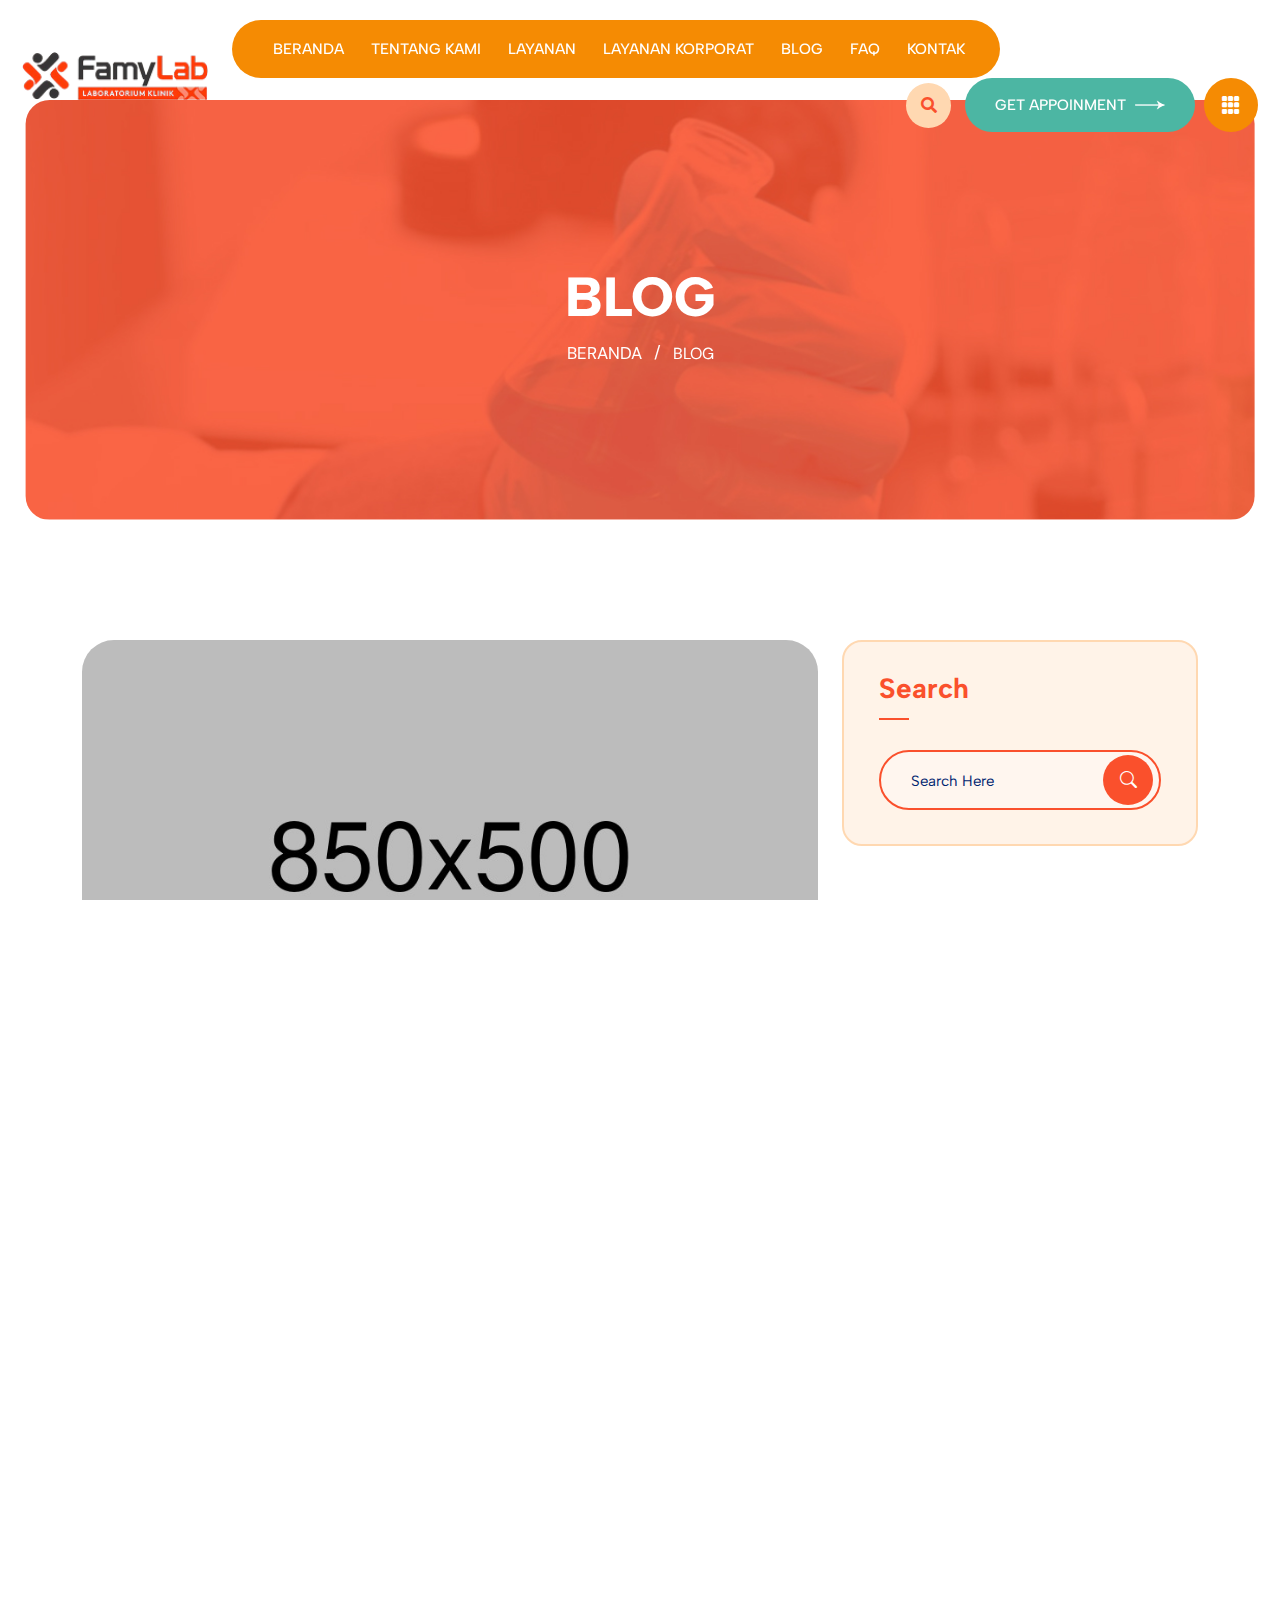
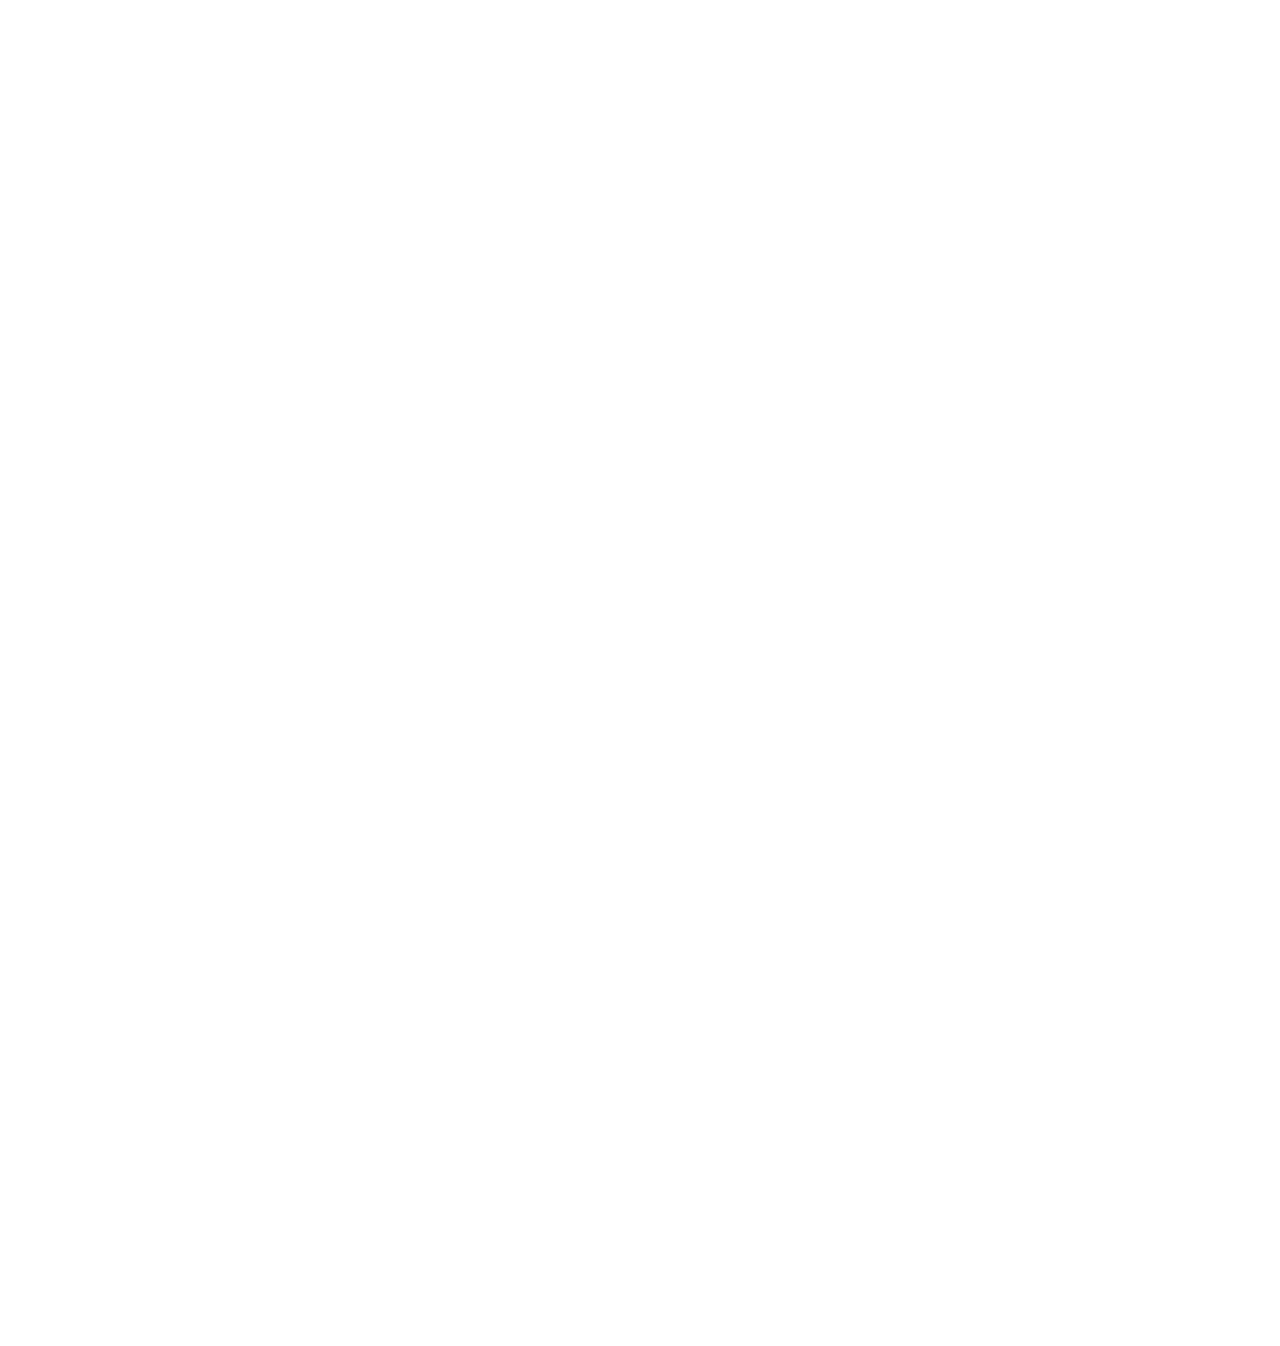
<file: blog-detail.html>
<!DOCTYPE html>
<html lang="en-US">
  <head>
    <meta charset="UTF-8" />
    <meta http-equiv="x-ua-compatible" content="ie=edge" />
    <title>Famylabs</title>
    <meta name="description" content="" />
    <meta name="viewport" content="width=device-width, initial-scale=1" />
    <!-- Favicon -->
    <link rel="icon" type="image/png" sizes="56x56" href="assets/images/fav-icon/icon.png"/>
    <!-- bootstrap CSS -->
    <link rel="stylesheet" href="assets/css/bootstrap.min.css" type="text/css" media="all"/>

    <!-- font-awesome CSS -->
    <link rel="stylesheet" href="assets/css/all.min.css" type="text/css" media="all"/>
    <!-- font-flaticon CSS -->
    <link rel="stylesheet" href="assets/css/flaticon.css" type="text/css" media="all"/>
    <!-- theme-default CSS -->
    <link rel="stylesheet" href="assets/css/theme-default.css" type="text/css" media="all"/>
    <!-- meanmenu CSS -->
    <link rel="stylesheet" href="assets/css/meanmenu.min.css" type="text/css" media="all"/>
    <!-- venobox CSS -->
    <link rel="stylesheet" href="venobox/venobox.css" type="text/css" media="all"/>
    <!-- bootstrap icons -->
    <link rel="stylesheet" href="assets/css/bootstrap-icons.css" type="text/css" media="all"/>
    <!-- Main Style CSS -->
     <link rel="stylesheet" href="assets/css/owl.carousel.min.css">
    <link rel="stylesheet" href="assets/css/style.css" type="text/css" media="all"/>
    <link rel="stylesheet" href="assets/css/odometer-theme-default.css" />
    <!-- responsive CSS -->
    <link rel="stylesheet" href="assets/css/responsive.css" type="text/css" media="all"/>
    <link rel="stylesheet" href="assets/css/swiper.min.css" />
    <!-- modernizr js -->
    <script src="assets/js/vendor/modernizr-3.5.0.min.js"></script>
    <link href="https://fonts.cdnfonts.com/css/clash-display" rel="stylesheet"/>
    <link rel="stylesheet" href="assets/css/aos.css" />
  </head>
  <body>
    <!-- loder -->
    <div class="loader-wrapper">
      <div class="loader"></div>
      <div class="loder-section left-section"></div>
      <div class="loder-section right-section"></div>
    </div>

    <!-- Curser Pointer -->
    <div class="cursor"></div>
    <div class="cursor2"></div>

    <!--==================================================-->
    <!-- Start mediic Main Menu  -->
    <!--==================================================-->
    <div id="sticky-header" class="mediic_nav_manu">
      <div class="container-fluid">
        <div class="row align-items-center">
          <div class="col-lg-2">
            <div class="logo cursor-scale small">
              <a class="logo_img" href="index.html" title="famylabs">
                <img src="assets/images/famylabs/famylabs-logo.png" alt="logo" />
              </a>
              <a class="main_sticky" href="index.html" title="famylabs">
                <img src="assets/images/famylabs/famylabs-logo.png" alt="logo" />
              </a>
            </div>
          </div>
          <div class="col-lg-10">
            <nav class="mediic_menu">
              <ul class="nav_scroll">
                <li><a class="mdy-hover cursor-scale small" href="#">Beranda</a></li>
                <li><a class="mdy-hover cursor-scale small" href="tentang.html">Tentang Kami</a></li>
                <li><a class="mdy-hover cursor-scale small" href="layanan.html">Layanan</a></li>
                <li><a class="mdy-hover cursor-scale small" href="layanan-korporat.html">Layanan Korporat</a></li>
                <li><a class="mdy-hover cursor-scale small" href="blog">Blog</a></li>
                <li><a class="mdy-hover cursor-scale small" href="faq.html">FAQ</a></li>
                <li><a class="mdy-hover cursor-scale small" href="kontak.html">Kontak</a></li>
              </ul>
              <div class="mediic-right-side cursor-scale small">
                <!-- mediic Search -->
                <div class="search-box-btn search-box-outer">
                  <i class="fa-solid fa-magnifying-glass"></i>
                </div>
                <!-- header button -->
                <div class="header-button">
                  <a href="appointment.html">
                    Get Appoinment
                    <img src="assets/images/resource/arrow.png" alt="" />
                    <div class="mediic-hover-btn hover-btn"></div>
                    <div class="mediic-hover-btn hover-btn2"></div>
                    <div class="mediic-hover-btn hover-btn3"></div>
                    <div class="mediic-hover-btn hover-btn4"></div>
                  </a>
                </div>
                <div class="sidebar">
                  <div class="nav-btn navSidebar-button">
                    <span><i class="bi bi-grid-3x3-gap-fill"></i></span>
                  </div>
                </div>
              </div>
            </nav>
          </div>
        </div>
      </div>
    </div>

    <!-- mediic Mobile Menu  -->
    <div class="mobile-menu-area sticky d-sm-block d-md-block d-lg-none">
      <div class="mobile-menu">
        <nav class="mediic_menu">
          <ul class="nav_scroll">
            <li><a class="mdy-hover cursor-scale small" href="#">Beranda</a></li>
            <li><a class="mdy-hover cursor-scale small" href="tentang.html">Tentang Kami</a></li>
            <li><a class="mdy-hover cursor-scale small" href="layanan.html">Layanan</a></li>
            <li><a class="mdy-hover cursor-scale small" href="layanan-korporat.html">Layanan Korporat</a></li>
            <li><a class="mdy-hover cursor-scale small" href="blog">Blog</a></li>
            <li><a class="mdy-hover cursor-scale small" href="faq.html">FAQ</a></li>
            <li><a class="mdy-hover cursor-scale small" href="kontak.html">Kontak</a></li>
          </ul>
        </nav>
      </div>
    </div>
    <!--==================================================-->
    <!-- End mediic Main Menu  -->
    <!--==================================================-->

    <div id="smooth-wrapper">
      <div id="smooth-content">
        <!--==================================================-->
        <!-- Start mediic Breatcome Section  -->
        <!--==================================================-->

        <div class="breatcome-section d-flex align-items-center">
            <div class="container">
              <div class="row">
                <div class="col-lg-12">
                  <div class="breatcome-content text-center">
                    <h1 class="cursor-scale">Blog</h1>
                    <ul class="breatcome-item">
                      <li>
                        <a class="cursor-scale small" href="index.html">
                          BERANDA
                        </a>
                      </li>
                      <li>BLOG</li>
                    </ul>
                  </div>
                </div>
              </div>
            </div>
          </div>
          <!--==================================================-->
          <!-- End mediic Breatcome Section  -->
          <!--==================================================-->
  
        <!--==================================================-->
        <!-- Start mediic Service Details Section  -->
        <!--==================================================-->

        <div class="mediic-section style-2">
            <div class="container">
                <div class="row">
                    <div class="col-lg-8">
                        <div class="mediic-thumb">
                          <img src="assets/images/resource/blog-details.jpg" alt="" />
                        </div>
                        <div class="mediic-title">
                          <h2>
                            More than 80 clinical trials launch to test of the
                            coronavirus.
                          </h2>
                          <h6 class="meta-info">AUGUST 19, 2024</h6>
                        </div>
                        <div class="mediic-description" style="color: #65677a">
                          <p>
                            Alternative innovation to ethical network environmental
                            whiteboard pursue compelling results for premier methods
                            empowerment. Dramatically architect go forward opportunities
                            before user-centric partnerships. Credibly implement
                            exceptional
                          </p>
                          <p class="mdy-pd">
                            Continually fashion orthogonal leadership skills whereas
                            wireless metrics. Uniquely syndicate exceptional
                            opportunities with interdependent users. Globally enhance
                            fully tested meta-services rather than pandemic solutions.
                            Proactively integrate client-integrate go forward
                            architectures and turnkey meta-services. Interactively
                            harness integrated ROI whereas frictionless products.
                          </p>
                        </div>
                        <div class="row">
                          <div class="col-lg-6 col-md-6">
                            <div class="mediic-single-box" data-aos="flip-left">
                              <div class="mediic-icons">
                                <img
                                  src="assets/images/resource/dtls-icn.png"
                                  alt="icon"
                                />
                              </div>
                              <div class="mediic-content">
                                <h3>Make Appointment</h3>
                                <p>
                                  Ethical network environmental architect go forward
                                  opportu credibly implement
                                </p>
                              </div>
                            </div>
                          </div>
                          <div class="col-lg-6 col-md-6">
                            <div class="mediic-single-box" data-aos="flip-right">
                              <div class="mediic-icons">
                                <img
                                  src="assets/images/resource/dtls-icn2.png"
                                  alt="icon"
                                />
                              </div>
                              <div class="mediic-content">
                                <h3>Get Consultation</h3>
                                <p>
                                  Ethical network environmental architect go forward
                                  opportu credibly implement
                                </p>
                              </div>
                            </div>
                          </div>
                        </div>
                        <!-- mediic Blog -->
                        <div class="mediic-blog cursor-scale" data-aos="zoom-in-left">
                          <div class="blog-icon">
                            <img src="assets/images/resource/icons.png" alt="" />
                          </div>
                          <div class="blog-desc">
                            <p>
                                Jaga kesehatan hari ini, untuk hidup yang lebih baik di masa depan.
                            </p>
                          </div>
                          <div class="mediic-hover-box hover-bx"></div>
                          <div class="mediic-hover-box hover-bx2"></div>
                          <div class="mediic-hover-box hover-bx3"></div>
                          <div class="mediic-hover-box hover-bx4"></div>
                        </div>
                        
                    </div>
                    <div class="col-lg-4">
                        <div class="mediic-category-box" data-aos="fade-up">
                            <h3 class="category-title">Search</h3>
                            <div class="search-bx">
                            <form action="#" method="get">
                                <input
                                type="text"
                                class="src-input-box"
                                placeholder="Search Here"
                                name="s"
                                value=""
                                title="src-input-box"
                                />
                                <button class="subscribe-btn" type="submit">
                                <i class="bi bi-search"></i>
                                </button>
                            </form>
                            </div>
                        </div>
                        <!-- box 2 -->
                        <div class="mediic-category-box" data-aos="fade-up">
                            <h3 class="category-title">Categories</h3>
                            <ul class="mediic-service">
                            <li>
                                <a href="#"><i class="bi bi-folder2"></i>DENTAL CARE</a>
                            </li>
                            <li>
                                <a href="#"><i class="bi bi-folder2"></i>PHARMACOLOGY</a>
                            </li>
                            <li>
                                <a href="#"
                                ><i class="bi bi-folder2"></i>PLASTIC SURGERY</a
                                >
                            </li>
                            <li>
                                <a href="#"><i class="bi bi-folder2"></i>HEMATOLOGY</a>
                            </li>
                            <li>
                                <a href="#"><i class="bi bi-folder2"></i>OPHTHALMOLOGY</a>
                            </li>
                            </ul>
                        </div>
                        <!-- box 3 -->
                        <div class="mediic-category-box responsive" data-aos="fade-up">
                            <h3 class="category-title">Categories</h3>
                            <div class="mediic-category-items d-flex">
                            <div class="post-thumb">
                                <a href="#"
                                ><img
                                    style="width: 80px; height: 80px; border-radius: 10px"
                                    src="assets/images/resource/blog4.jpg"
                                    alt="post thumb"
                                /></a>
                            </div>
                            <div class="category-content">
                                <h4>
                                <a href="#"> We have annnocuced our new product. </a>
                                </h4>
                                <h6>AUGUST 29, 2024</h6>
                            </div>
                            </div>
                            <div class="mediic-category-items d-flex">
                            <div class="post-thumb">
                                <a href="#"
                                ><img
                                    style="width: 80px; height: 80px; border-radius: 10px"
                                    src="assets/images/resource/blog5.jpg"
                                    alt="post thumb"
                                /></a>
                            </div>
                            <div class="category-content">
                                <h4>
                                <a href="#">
                                    Top five way for solving teeth problems.
                                </a>
                                </h4>
                                <h6>AUGUST 20, 2024</h6>
                            </div>
                            </div>
                            <div class="mediic-category-items upp d-flex">
                            <div class="post-thumb">
                                <a href="#"
                                ><img
                                    style="width: 80px; height: 80px; border-radius: 10px"
                                    src="assets/images/resource/blog6.jpg"
                                    alt="post thumb"
                                /></a>
                            </div>
                            <div class="category-content">
                                <h4>
                                <a href="#"> Blood Cancers: Early Signs Symptoms, </a>
                                </h4>
                                <h6>AUGUST 19, 2024</h6>
                            </div>
                            </div>
                        </div>
                    </div>
                </div>
            </div>
        </div>
        <!--==================================================-->
        <!-- End mediic Service Details Section  -->
        <!--==================================================-->
        <!--==================================================-->
        <!-- Start mediic Subscribe Section -->
        <!--==================================================-->

        <div class="mediic-subscribe">
          <div class="container">
            <div class="row align-items-center">
              <div class="col-lg-7">
                <div class="subscribe-content" data-aos="fade-up">
                  <div class="subscribe-icon cursor-scale">
                    <img src="assets/images/resource/bag.png" alt="" />
                  </div>
                  <div class="subscribe-title">
                    <h1 class="cursor-scale small">
                      FamyLab: Klinik Kesehatan Modern dengan Layanan Lengkap untuk Kesejahteraan Anda
                    </h1>
                  </div>
                </div>
              </div>
              <div class="col-lg-5">
                <div class="mediic-button text-right cursor-scale small" data-aos="fade-down">
                  <a href="contact.html" class="mediic-btn">
                    Hubungi Kami
                    <i class="bi bi-arrow-return-right"></i>
                  </a>
                </div>
              </div>
            </div>
          </div>
        </div>

        <!--==================================================-->
        <!-- End mediic Subscribe Section -->
        <!--==================================================-->

        <!--==================================================-->
        <!-- Start mediic Footer Section -->
        <!--==================================================-->
        <div class="footer-section">
          <div class="container">
            <div class="row">
              <div class="col-lg-5 col-md-6">
                <div class="widget widgets-company-info" data-aos="zoom-in-right">
                  <div class="company-logo cursor-scale small">
                    <a href="index.html"
                      ><img src="assets/images/famylabs/famylabs-logo-white.png" alt="logo"
                    /></a>
                  </div>
                  <div class="company-info-desc">
                    <p>
                      Completely promote interdependent systems for Latest
                      update news this Medical.
                    </p>
                  </div>
                  <form>
                    <div class="subscribe_form">
                      <input
                        type="email"
                        name="email"
                        placeholder="Enter Your E-Mail"
                      />
                      <button type="submit" class="submits-btn">
                        <i class="bi bi-send-check"></i>
                      </button>
                    </div>
                    <div class="subscribe_form_send"></div>
                    <label class="widget-check">
                      <input type="checkbox" />
                      Agree Terms and Condition
                      <span class="checkmark"></span>
                    </label>
                  </form>
                </div>
              </div>
              <div class="col-lg-2 col-md-6">
                <div class="widget widget-nav-menu" data-aos="zoom-out-up">
                  <h4 class="widget-title">Perusahaan</h4>
                  <div class="menu-quick-link-content">
                    <ul class="footer-menu cursor-scale small">
                      <li><a href="index.html"> Home </a></li>
                      <li><a href="about.html"> Tentang Kami </a></li>
                      <li><a href="service.html"> Layanan </a></li>
                      <li><a href="blog-details.html"> Blog </a></li>
                      <li><a href="contact.html"> Hubungi Kami </a></li>
                    </ul>
                  </div>
                </div>
              </div>
              <div class="col-lg-2 col-md-6">
                <div class="widget widget-nav-menu" data-aos="zoom-out">
                  <h4 class="widget-title">Tautan Lainnya</h4>
                  <div class="menu-quick-link-content">
                    <ul class="footer-menu cursor-scale small">
                      <li><a href="#"> Partner </a></li>
                      <li><a href="testimonial.html"> Testimonial </a></li>
                      <li><a href="appointment.html"> Jadwalkan Kunjungan </a></li>
                      <li><a href="#"> Privasi </a></li>
                      <li><a href="faq.html"> FAQ </a></li>
                    </ul>
                  </div>
                </div>
              </div>
              <div class="col-lg-3 col-md-6">
                <div class="mediic-address" data-aos="zoom-in-left">
                  <h4 class="widget-title">Alamat</h4>
                  <div class="footer-mediic-contact">
                    <div class="place-location">
                      <p class="text-lightorange">102/ B Street, New Elephant Road, Sandigo, USA</p>
                    </div>
                    <div class="mediic-info">
                      <h5>Email</h5>
                      <p class="text-lightorange">example@gmail.com</p>
                    </div>
                    <div class="mediic-info">
                      <h5>No. Telepon</h5>
                      <p class="text-lightorange">+123 (4567) - 890</p>
                    </div>
                  </div>
                </div>
              </div>
            </div>
            <div class="row footer-btm d-flex align-items-center">
              <div class="col-lg-6 col-md-6">
                <div class="mediic-social-icon cursor-scale small">
                  <a href="#">
                    <i class="fab fa-facebook-f"></i>
                  </a>
                  <a href="#">
                    <i class="fa-brands fa-linkedin-in"> </i>
                  </a>
                  <a href="#">
                    <i class="bi bi-twitter"></i>
                  </a>
                  <a href="#">
                    <i class="fab fa-pinterest-p"></i>
                  </a>
                </div>
              </div>
              <div class="col-lg-6 col-md-6">
                <div class="mediic-company-desc text-right">
                  <p class="text-lightorange">
                    FamyLabs ©2024 - All Rights Reserved
                  </p>
                </div>
              </div>
            </div>
          </div>
        </div>
        <!--==================================================-->
        <!-- End mediic Footer Section -->
        <!--==================================================-->

        <!--==================================================-->
        <!-- Start Search Popup Area -->
        <!--==================================================-->
        <div class="search-popup">
          <button class="close-search style-two">
            <span class="flaticon-multiply"
              ><i class="far fa-times-circle"></i
            ></span>
          </button>
          <button class="close-search"><i class="fas fa-arrow-up"></i></button>
          <form method="post" action="#">
            <div class="form-group">
              <input
                type="search"
                name="search-field"
                value=""
                placeholder="Search Here"
                required=""
              />
              <button type="submit"><i class="fa fa-search"></i></button>
            </div>
          </form>
        </div>
        <!--==================================================-->
        <!-- Start Search Popup Area -->
        <!--==================================================-->

        <!--==================================================-->
        <!-- Sidebar Cart Item -->
        <!--==================================================-->
        <div class="xs-sidebar-group info-group">
          <div class="xs-overlay xs-bg-black"></div>
          <div class="xs-sidebar-widget">
            <div class="sidebar-widget-container">
              <div class="widget-heading">
                <a href="#" class="close-side-widget">
                  <i class="far fa-times-circle"></i>
                </a>
              </div>
              <div class="sidebar-textwidget">
                <!-- Sidebar Info Content -->
                <div class="sidebar-info-contents">
                  <div class="content-inner2">
                    <div class="nav-logo">
                      <a href="index.html"
                        ><img src="assets/images/logo2.png" alt=""
                      /></a>
                    </div>
                    <div class="row padding-two">
                      <div class="col-lg-6 padding-0 pl-0 pr-0">
                        <div class="content-thumb-box">
                          <img src="assets/images/resource/blog6.jpg" alt="" />
                        </div>
                      </div>
                      <div class="col-lg-6 padding-0 pl-0 pr-0">
                        <div class="content-thumb-box">
                          <img src="assets/images/resource/blog5.jpg" alt="" />
                        </div>
                      </div>
                      <div class="col-lg-6 padding-0 pl-0 pr-0">
                        <div class="content-thumb-box">
                          <img src="assets/images/resource/blog4.jpg" alt="" />
                        </div>
                      </div>
                      <div class="col-lg-6 padding-0 pl-0 pr-0">
                        <div class="content-thumb-box">
                          <img src="assets/images/resource/blog3.jpg" alt="" />
                        </div>
                      </div>
                    </div>
                    <div class="contact-info">
                      <h2>Contact Info</h2>
                      <ul class="list-style-one">
                        <li>
                          <span><i class="bi bi-envelope"></i></span>Chicago 12,
                          Melborne City, USA
                        </li>
                        <li>
                          <span><i class="bi bi-telephone-forward"></i></span
                          >(+001) 123-456-7890
                        </li>
                        <li>
                          <span><i class="bi bi-geo-alt"></i></span>Example.com
                        </li>
                        <li>
                          <span><i class="bi bi-clock"></i></span>Week Days:
                          09.00 to 18.00 Sunday: Closed
                        </li>
                      </ul>
                    </div>
                    <!-- Social Box -->
                    <ul class="social-box">
                      <li class="facebook">
                        <a href="#" class="fab fa-facebook-f"></a>
                      </li>
                      <li class="twitter">
                        <a href="#" class="fab fa-instagram"></a>
                      </li>
                      <li class="linkedin">
                        <a href="#" class="fab fa-twitter"></a>
                      </li>
                      <li class="instagram">
                        <a href="#" class="fab fa-pinterest-p"></a>
                      </li>
                      <li class="youtube">
                        <a href="#" class="fab fa-linkedin-in"></a>
                      </li>
                    </ul>
                  </div>
                </div>
              </div>
            </div>
          </div>
        </div>

        <!--==================================================-->
        <!-- End Sidebar section Area -->
        <!--==================================================-->
      </div>
    </div>

    <!--==================================================-->
    <!-- Start scrollup section Area -->
    <!--==================================================-->
    <div id="progress" class="progress hide">
      <div id="progress-value"></div>
    </div>
    <!--==================================================-->
    <!-- Start scrollup section Area -->
    <!--==================================================-->


    <script src="assets/js/swiper.min.js"></script>
    <script src="assets/js/gsap.min.js"></script>

    <script src="assets/js/ScrollSmoother.min.js"></script>

    <script src="assets/js/ScrollToPlugin.min.js"></script>

    <script src="assets/js/ScrollTrigger.min.js"></script>

    <script src="assets/js/aos.js"></script>

    <script src="assets/js/vendor/jquery-3.6.2.min.js"></script>

    <script src="assets/js/odometer.min.js"></script>

    <script src="assets/js/bootstrap.min.js"></script>

    <script src="assets/js/imagesloaded.pkgd.min.js"></script>

    <script src="venobox/venobox.js"></script>

    <script src="venobox/venobox.min.js"></script>

    <script src="assets/js/jquery.meanmenu.js"></script>

    <script src="assets/js/jquery.scrollUp.js"></script>

    <script src="assets/js/appear.js"></script>

    <script src="assets/js/jquery.barfiller.js"></script>

    <script src="assets/js/owl.carousel.min.js"></script>

    <script src="assets/js/theme.js"></script>

    <script src="assets/js/my.js"></script>

    <script>
      $(document).ready(function(){
        $(".service-list").owlCarousel({
      loop: true,
      autoplay: false,
      autoplayTimeout: 3500,
      smartSpeed: 2000,
      margin: 30,
      dots: false,
      center: false,
      nav: true,
      navText: [
        "<i class='fa-solid fa-chevron-left''></i>",
        "<i class='fa-solid fa-chevron-right''></i>",
      ],
      responsive: {
        0: {
          items: 1,
        },

        768: {
          items: 2,
        },
        992: {
          items: 2,
        },
        1200: {
          items: 3,
        },
        1500: {
          items: 4,
        },
        1920: {
          items: 4,
        },
      },
    });
      });
    </script>
  </body>
</html>
</file>
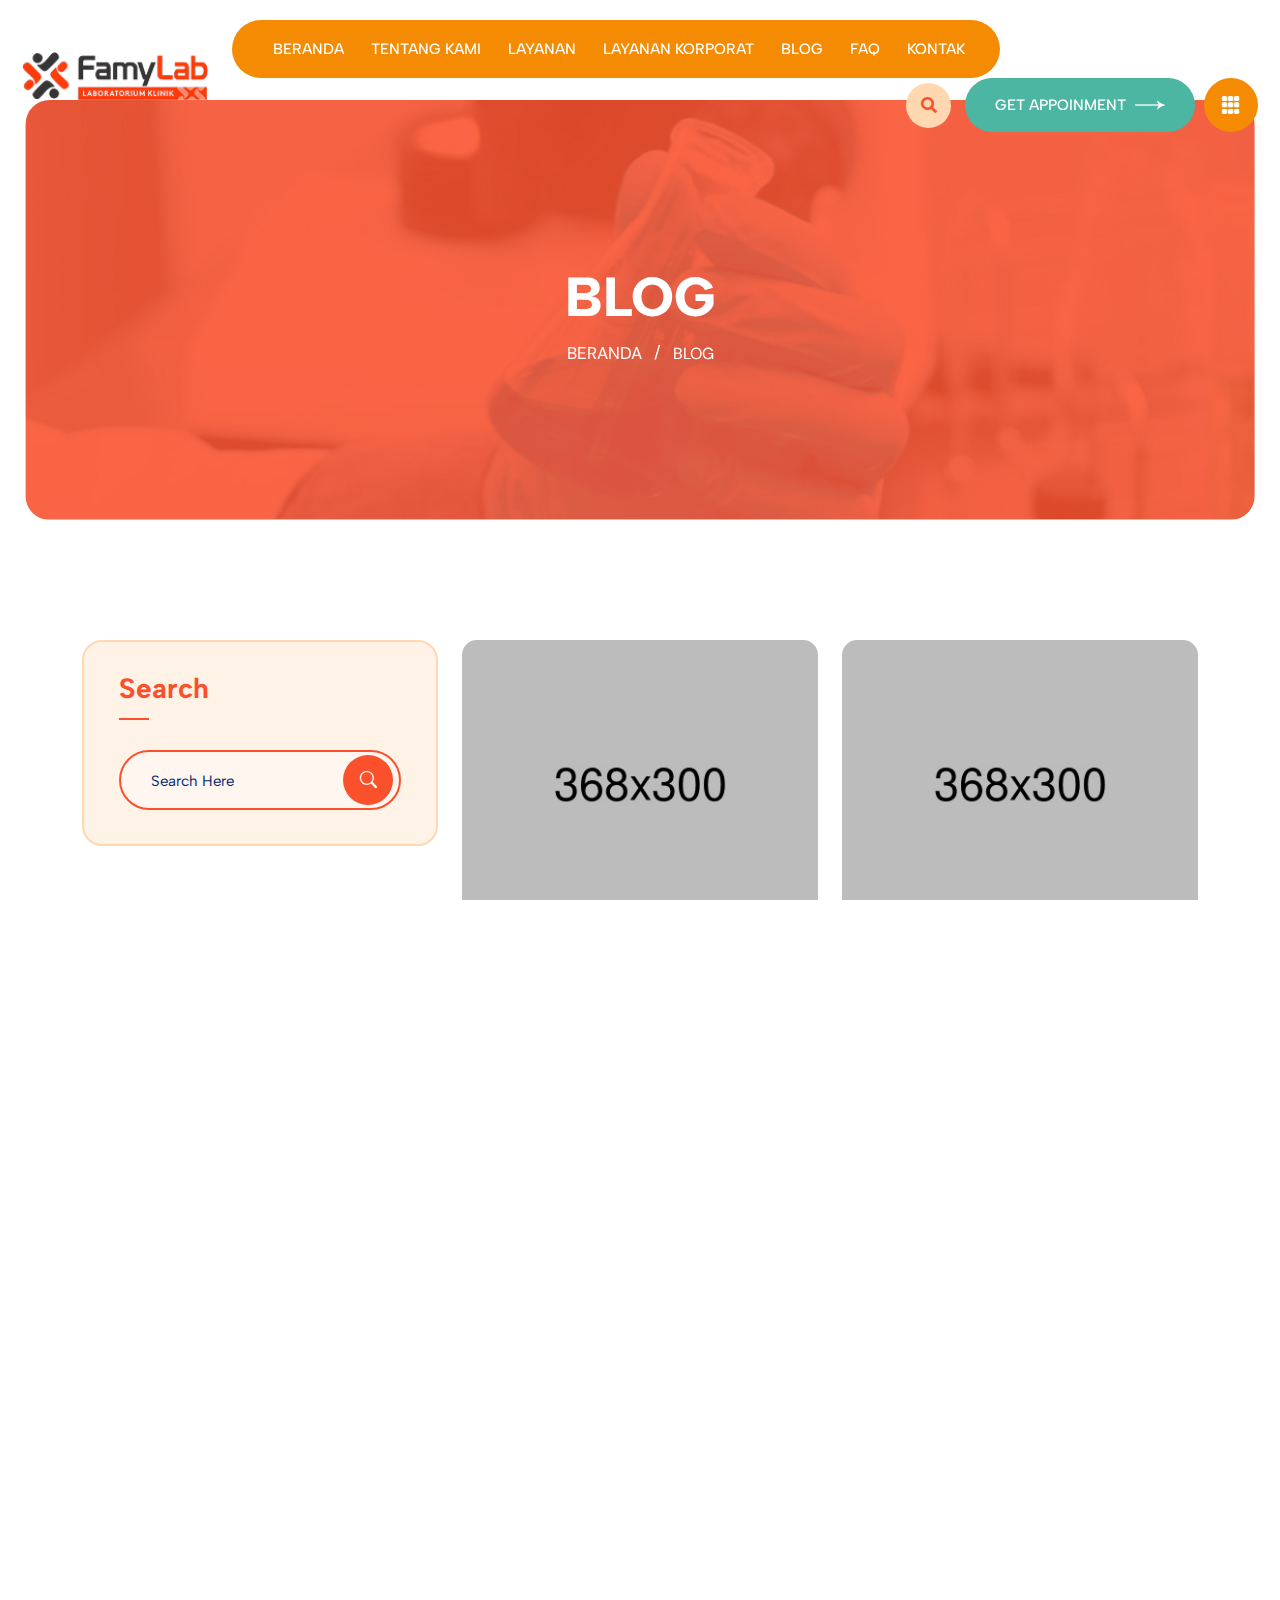
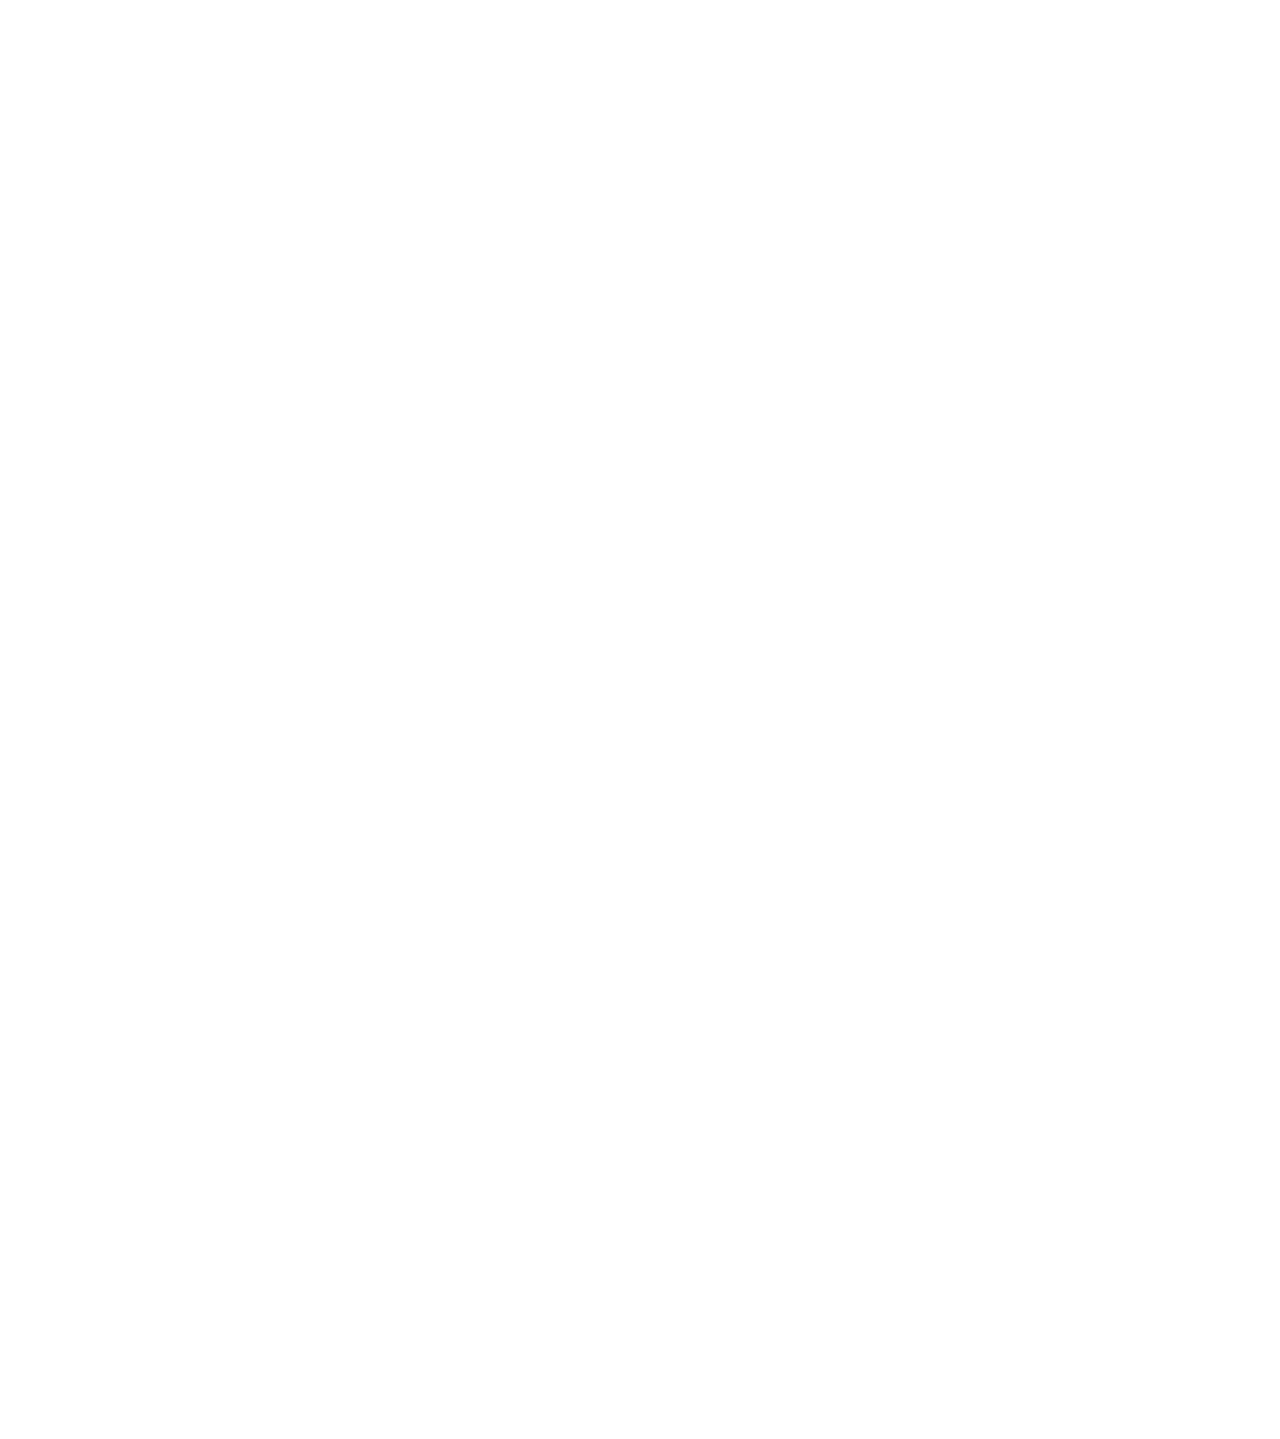
<file: blog.html>
<!DOCTYPE html>
<html lang="en-US">
  <head>
    <meta charset="UTF-8" />
    <meta http-equiv="x-ua-compatible" content="ie=edge" />
    <title>Famylabs</title>
    <meta name="description" content="" />
    <meta name="viewport" content="width=device-width, initial-scale=1" />
    <!-- Favicon -->
    <link rel="icon" type="image/png" sizes="56x56" href="assets/images/fav-icon/icon.png"/>
    <!-- bootstrap CSS -->
    <link rel="stylesheet" href="assets/css/bootstrap.min.css" type="text/css" media="all"/>

    <!-- font-awesome CSS -->
    <link rel="stylesheet" href="assets/css/all.min.css" type="text/css" media="all"/>
    <!-- font-flaticon CSS -->
    <link rel="stylesheet" href="assets/css/flaticon.css" type="text/css" media="all"/>
    <!-- theme-default CSS -->
    <link rel="stylesheet" href="assets/css/theme-default.css" type="text/css" media="all"/>
    <!-- meanmenu CSS -->
    <link rel="stylesheet" href="assets/css/meanmenu.min.css" type="text/css" media="all"/>
    <!-- venobox CSS -->
    <link rel="stylesheet" href="venobox/venobox.css" type="text/css" media="all"/>
    <!-- bootstrap icons -->
    <link rel="stylesheet" href="assets/css/bootstrap-icons.css" type="text/css" media="all"/>
    <!-- Main Style CSS -->
     <link rel="stylesheet" href="assets/css/owl.carousel.min.css">
    <link rel="stylesheet" href="assets/css/style.css" type="text/css" media="all"/>
    <link rel="stylesheet" href="assets/css/odometer-theme-default.css" />
    <!-- responsive CSS -->
    <link rel="stylesheet" href="assets/css/responsive.css" type="text/css" media="all"/>
    <link rel="stylesheet" href="assets/css/swiper.min.css" />
    <!-- modernizr js -->
    <script src="assets/js/vendor/modernizr-3.5.0.min.js"></script>
    <link href="https://fonts.cdnfonts.com/css/clash-display" rel="stylesheet"/>
    <link rel="stylesheet" href="assets/css/aos.css" />
  </head>
  <body>
    <!-- loder -->
    <div class="loader-wrapper">
      <div class="loader"></div>
      <div class="loder-section left-section"></div>
      <div class="loder-section right-section"></div>
    </div>

    <!-- Curser Pointer -->
    <div class="cursor"></div>
    <div class="cursor2"></div>

    <!--==================================================-->
    <!-- Start mediic Main Menu  -->
    <!--==================================================-->
    <div id="sticky-header" class="mediic_nav_manu">
      <div class="container-fluid">
        <div class="row align-items-center">
          <div class="col-lg-2">
            <div class="logo cursor-scale small">
              <a class="logo_img" href="index.html" title="famylabs">
                <img src="assets/images/famylabs/famylabs-logo.png" alt="logo" />
              </a>
              <a class="main_sticky" href="index.html" title="famylabs">
                <img src="assets/images/famylabs/famylabs-logo.png" alt="logo" />
              </a>
            </div>
          </div>
          <div class="col-lg-10">
            <nav class="mediic_menu">
              <ul class="nav_scroll">
                <li><a class="mdy-hover cursor-scale small" href="#">Beranda</a></li>
                <li><a class="mdy-hover cursor-scale small" href="tentang.html">Tentang Kami</a></li>
                <li><a class="mdy-hover cursor-scale small" href="layanan.html">Layanan</a></li>
                <li><a class="mdy-hover cursor-scale small" href="layanan-korporat.html">Layanan Korporat</a></li>
                <li><a class="mdy-hover cursor-scale small" href="blog">Blog</a></li>
                <li><a class="mdy-hover cursor-scale small" href="faq.html">FAQ</a></li>
                <li><a class="mdy-hover cursor-scale small" href="kontak.html">Kontak</a></li>
              </ul>
              <div class="mediic-right-side cursor-scale small">
                <!-- mediic Search -->
                <div class="search-box-btn search-box-outer">
                  <i class="fa-solid fa-magnifying-glass"></i>
                </div>
                <!-- header button -->
                <div class="header-button">
                  <a href="appointment.html">
                    Get Appoinment
                    <img src="assets/images/resource/arrow.png" alt="" />
                    <div class="mediic-hover-btn hover-btn"></div>
                    <div class="mediic-hover-btn hover-btn2"></div>
                    <div class="mediic-hover-btn hover-btn3"></div>
                    <div class="mediic-hover-btn hover-btn4"></div>
                  </a>
                </div>
                <div class="sidebar">
                  <div class="nav-btn navSidebar-button">
                    <span><i class="bi bi-grid-3x3-gap-fill"></i></span>
                  </div>
                </div>
              </div>
            </nav>
          </div>
        </div>
      </div>
    </div>

    <!-- mediic Mobile Menu  -->
    <div class="mobile-menu-area sticky d-sm-block d-md-block d-lg-none">
      <div class="mobile-menu">
        <nav class="mediic_menu">
          <ul class="nav_scroll">
            <li><a class="mdy-hover cursor-scale small" href="#">Beranda</a></li>
            <li><a class="mdy-hover cursor-scale small" href="tentang.html">Tentang Kami</a></li>
            <li><a class="mdy-hover cursor-scale small" href="layanan.html">Layanan</a></li>
            <li><a class="mdy-hover cursor-scale small" href="layanan-korporat.html">Layanan Korporat</a></li>
            <li><a class="mdy-hover cursor-scale small" href="blog">Blog</a></li>
            <li><a class="mdy-hover cursor-scale small" href="faq.html">FAQ</a></li>
            <li><a class="mdy-hover cursor-scale small" href="kontak.html">Kontak</a></li>
          </ul>
        </nav>
      </div>
    </div>
    <!--==================================================-->
    <!-- End mediic Main Menu  -->
    <!--==================================================-->

    <div id="smooth-wrapper">
      <div id="smooth-content">
        <!--==================================================-->
        <!-- Start mediic Breatcome Section  -->
        <!--==================================================-->

        <div class="breatcome-section d-flex align-items-center">
            <div class="container">
              <div class="row">
                <div class="col-lg-12">
                  <div class="breatcome-content text-center">
                    <h1 class="cursor-scale">Blog</h1>
                    <ul class="breatcome-item">
                      <li>
                        <a class="cursor-scale small" href="index.html">
                          BERANDA
                        </a>
                      </li>
                      <li>BLOG</li>
                    </ul>
                  </div>
                </div>
              </div>
            </div>
          </div>
          <!--==================================================-->
          <!-- End mediic Breatcome Section  -->
          <!--==================================================-->
  
        <!--==================================================-->
        <!-- Start mediic Service Details Section  -->
        <!--==================================================-->

        <div class="mediic-section style-2">
            <div class="container">
                <div class="row">
                    <div class="col-lg-4">
                        <div class="mediic-category-box" data-aos="fade-up">
                            <h3 class="category-title">Search</h3>
                            <div class="search-bx">
                            <form action="#" method="get">
                                <input
                                type="text"
                                class="src-input-box"
                                placeholder="Search Here"
                                name="s"
                                value=""
                                title="src-input-box"
                                />
                                <button class="subscribe-btn" type="submit">
                                <i class="bi bi-search"></i>
                                </button>
                            </form>
                            </div>
                        </div>
                        <!-- box 2 -->
                        <div class="mediic-category-box" data-aos="fade-up">
                            <h3 class="category-title">Categories</h3>
                            <ul class="mediic-service">
                            <li>
                                <a href="#"><i class="bi bi-folder2"></i>DENTAL CARE</a>
                            </li>
                            <li>
                                <a href="#"><i class="bi bi-folder2"></i>PHARMACOLOGY</a>
                            </li>
                            <li>
                                <a href="#"
                                ><i class="bi bi-folder2"></i>PLASTIC SURGERY</a
                                >
                            </li>
                            <li>
                                <a href="#"><i class="bi bi-folder2"></i>HEMATOLOGY</a>
                            </li>
                            <li>
                                <a href="#"><i class="bi bi-folder2"></i>OPHTHALMOLOGY</a>
                            </li>
                            </ul>
                        </div>
                        <!-- box 3 -->
                        <div class="mediic-category-box responsive" data-aos="fade-up">
                            <h3 class="category-title">Categories</h3>
                            <div class="mediic-category-items d-flex">
                            <div class="post-thumb">
                                <a href="#"
                                ><img
                                    style="width: 80px; height: 80px; border-radius: 10px"
                                    src="assets/images/resource/blog4.jpg"
                                    alt="post thumb"
                                /></a>
                            </div>
                            <div class="category-content">
                                <h4>
                                <a href="#"> We have annnocuced our new product. </a>
                                </h4>
                                <h6>AUGUST 29, 2024</h6>
                            </div>
                            </div>
                            <div class="mediic-category-items d-flex">
                            <div class="post-thumb">
                                <a href="#"
                                ><img
                                    style="width: 80px; height: 80px; border-radius: 10px"
                                    src="assets/images/resource/blog5.jpg"
                                    alt="post thumb"
                                /></a>
                            </div>
                            <div class="category-content">
                                <h4>
                                <a href="#">
                                    Top five way for solving teeth problems.
                                </a>
                                </h4>
                                <h6>AUGUST 20, 2024</h6>
                            </div>
                            </div>
                            <div class="mediic-category-items upp d-flex">
                            <div class="post-thumb">
                                <a href="#"
                                ><img
                                    style="width: 80px; height: 80px; border-radius: 10px"
                                    src="assets/images/resource/blog6.jpg"
                                    alt="post thumb"
                                /></a>
                            </div>
                            <div class="category-content">
                                <h4>
                                <a href="#"> Blood Cancers: Early Signs Symptoms, </a>
                                </h4>
                                <h6>AUGUST 19, 2024</h6>
                            </div>
                            </div>
                        </div>

                    </div>
                    <div class="col-lg-8">
                        <div class="row">
                        <div class="col-lg-6 col-md-6">
                            <div class="blog-single-box" data-aos="fade-up">
                            <div class="blog-thumb">
                                <img src="assets/images/resource/blog4.jpg" alt="" />
                            </div>
                            <div class="blog-content">
                                <div class="blogs-category">
                                <ul>
                                    <li class="blg-date">APRIL 10, 2024</li>
                                    <li class="blg-admin">ADMIN</li>
                                </ul>
                                </div>
                                <div class="blog-title">
                                <h2>
                                    <a href="blog-details.html">
                                      The Most important Ventilator Equipment available
                                      </a
                                    >
                                </h2>
                                </div>
                            </div>
                            </div>
                        </div>
                        <div class="col-lg-6 col-md-6">
                          <div class="blog-single-box" data-aos="fade-up">
                          <div class="blog-thumb">
                              <img src="assets/images/resource/blog4.jpg" alt="" />
                          </div>
                          <div class="blog-content">
                              <div class="blogs-category">
                              <ul>
                                  <li class="blg-date">APRIL 10, 2024</li>
                                  <li class="blg-admin">ADMIN</li>
                              </ul>
                              </div>
                              <div class="blog-title">
                              <h2>
                                  <a href="blog-details.html">
                                    The Most important Ventilator Equipment available
                                    </a
                                  >
                              </h2>
                              </div>
                          </div>
                          </div>
                        </div>
                        <div class="col-lg-6 col-md-6">
                          <div class="blog-single-box" data-aos="fade-up">
                          <div class="blog-thumb">
                              <img src="assets/images/resource/blog4.jpg" alt="" />
                          </div>
                          <div class="blog-content">
                              <div class="blogs-category">
                              <ul>
                                  <li class="blg-date">APRIL 10, 2024</li>
                                  <li class="blg-admin">ADMIN</li>
                              </ul>
                              </div>
                              <div class="blog-title">
                              <h2>
                                  <a href="blog-details.html">
                                    The Most important Ventilator Equipment available
                                    </a
                                  >
                              </h2>
                              </div>
                          </div>
                          </div>
                        </div>
                        <div class="col-lg-6 col-md-6">
                          <div class="blog-single-box" data-aos="fade-up">
                          <div class="blog-thumb">
                              <img src="assets/images/resource/blog4.jpg" alt="" />
                          </div>
                          <div class="blog-content">
                              <div class="blogs-category">
                              <ul>
                                  <li class="blg-date">APRIL 10, 2024</li>
                                  <li class="blg-admin">ADMIN</li>
                              </ul>
                              </div>
                              <div class="blog-title">
                              <h2>
                                  <a href="blog-details.html">
                                    The Most important Ventilator Equipment available
                                    </a
                                  >
                              </h2>
                              </div>
                          </div>
                          </div>
                        </div>
                        <div class="col-lg-6 col-md-6">
                          <div class="blog-single-box" data-aos="fade-up">
                          <div class="blog-thumb">
                              <img src="assets/images/resource/blog4.jpg" alt="" />
                          </div>
                          <div class="blog-content">
                              <div class="blogs-category">
                              <ul>
                                  <li class="blg-date">APRIL 10, 2024</li>
                                  <li class="blg-admin">ADMIN</li>
                              </ul>
                              </div>
                              <div class="blog-title">
                              <h2>
                                  <a href="blog-details.html">
                                    The Most important Ventilator Equipment available
                                    </a
                                  >
                              </h2>
                              </div>
                          </div>
                          </div>
                        </div>
                        <div class="col-lg-6 col-md-6">
                          <div class="blog-single-box" data-aos="fade-up">
                          <div class="blog-thumb">
                              <img src="assets/images/resource/blog4.jpg" alt="" />
                          </div>
                          <div class="blog-content">
                              <div class="blogs-category">
                              <ul>
                                  <li class="blg-date">APRIL 10, 2024</li>
                                  <li class="blg-admin">ADMIN</li>
                              </ul>
                              </div>
                              <div class="blog-title">
                              <h2>
                                  <a href="blog-details.html">
                                    The Most important Ventilator Equipment available
                                    </a
                                  >
                              </h2>
                              </div>
                          </div>
                          </div>
                        </div>
                      </div>
                    </div>
                
                </div>
            </div>
        </div>
        <!--==================================================-->
        <!-- End mediic Service Details Section  -->
        <!--==================================================-->
        <!--==================================================-->
        <!-- Start mediic Subscribe Section -->
        <!--==================================================-->

        <div class="mediic-subscribe">
          <div class="container">
            <div class="row align-items-center">
              <div class="col-lg-7">
                <div class="subscribe-content" data-aos="fade-up">
                  <div class="subscribe-icon cursor-scale">
                    <img src="assets/images/resource/bag.png" alt="" />
                  </div>
                  <div class="subscribe-title">
                    <h1 class="cursor-scale small">
                      FamyLab: Klinik Kesehatan Modern dengan Layanan Lengkap untuk Kesejahteraan Anda
                    </h1>
                  </div>
                </div>
              </div>
              <div class="col-lg-5">
                <div class="mediic-button text-right cursor-scale small" data-aos="fade-down">
                  <a href="contact.html" class="mediic-btn">
                    Hubungi Kami
                    <i class="bi bi-arrow-return-right"></i>
                  </a>
                </div>
              </div>
            </div>
          </div>
        </div>

        <!--==================================================-->
        <!-- End mediic Subscribe Section -->
        <!--==================================================-->

        <!--==================================================-->
        <!-- Start mediic Footer Section -->
        <!--==================================================-->
        <div class="footer-section">
          <div class="container">
            <div class="row">
              <div class="col-lg-5 col-md-6">
                <div class="widget widgets-company-info" data-aos="zoom-in-right">
                  <div class="company-logo cursor-scale small">
                    <a href="index.html"
                      ><img src="assets/images/famylabs/famylabs-logo-white.png" alt="logo"
                    /></a>
                  </div>
                  <div class="company-info-desc">
                    <p>
                      Completely promote interdependent systems for Latest
                      update news this Medical.
                    </p>
                  </div>
                  <form>
                    <div class="subscribe_form">
                      <input
                        type="email"
                        name="email"
                        placeholder="Enter Your E-Mail"
                      />
                      <button type="submit" class="submits-btn">
                        <i class="bi bi-send-check"></i>
                      </button>
                    </div>
                    <div class="subscribe_form_send"></div>
                    <label class="widget-check">
                      <input type="checkbox" />
                      Agree Terms and Condition
                      <span class="checkmark"></span>
                    </label>
                  </form>
                </div>
              </div>
              <div class="col-lg-2 col-md-6">
                <div class="widget widget-nav-menu" data-aos="zoom-out-up">
                  <h4 class="widget-title">Perusahaan</h4>
                  <div class="menu-quick-link-content">
                    <ul class="footer-menu cursor-scale small">
                      <li><a href="index.html"> Home </a></li>
                      <li><a href="about.html"> Tentang Kami </a></li>
                      <li><a href="service.html"> Layanan </a></li>
                      <li><a href="blog-details.html"> Blog </a></li>
                      <li><a href="contact.html"> Hubungi Kami </a></li>
                    </ul>
                  </div>
                </div>
              </div>
              <div class="col-lg-2 col-md-6">
                <div class="widget widget-nav-menu" data-aos="zoom-out">
                  <h4 class="widget-title">Tautan Lainnya</h4>
                  <div class="menu-quick-link-content">
                    <ul class="footer-menu cursor-scale small">
                      <li><a href="#"> Partner </a></li>
                      <li><a href="testimonial.html"> Testimonial </a></li>
                      <li><a href="appointment.html"> Jadwalkan Kunjungan </a></li>
                      <li><a href="#"> Privasi </a></li>
                      <li><a href="faq.html"> FAQ </a></li>
                    </ul>
                  </div>
                </div>
              </div>
              <div class="col-lg-3 col-md-6">
                <div class="mediic-address" data-aos="zoom-in-left">
                  <h4 class="widget-title">Alamat</h4>
                  <div class="footer-mediic-contact">
                    <div class="place-location">
                      <p class="text-lightorange">102/ B Street, New Elephant Road, Sandigo, USA</p>
                    </div>
                    <div class="mediic-info">
                      <h5>Email</h5>
                      <p class="text-lightorange">example@gmail.com</p>
                    </div>
                    <div class="mediic-info">
                      <h5>No. Telepon</h5>
                      <p class="text-lightorange">+123 (4567) - 890</p>
                    </div>
                  </div>
                </div>
              </div>
            </div>
            <div class="row footer-btm d-flex align-items-center">
              <div class="col-lg-6 col-md-6">
                <div class="mediic-social-icon cursor-scale small">
                  <a href="#">
                    <i class="fab fa-facebook-f"></i>
                  </a>
                  <a href="#">
                    <i class="fa-brands fa-linkedin-in"> </i>
                  </a>
                  <a href="#">
                    <i class="bi bi-twitter"></i>
                  </a>
                  <a href="#">
                    <i class="fab fa-pinterest-p"></i>
                  </a>
                </div>
              </div>
              <div class="col-lg-6 col-md-6">
                <div class="mediic-company-desc text-right">
                  <p class="text-lightorange">
                    FamyLabs ©2024 - All Rights Reserved
                  </p>
                </div>
              </div>
            </div>
          </div>
        </div>
        <!--==================================================-->
        <!-- End mediic Footer Section -->
        <!--==================================================-->

        <!--==================================================-->
        <!-- Start Search Popup Area -->
        <!--==================================================-->
        <div class="search-popup">
          <button class="close-search style-two">
            <span class="flaticon-multiply"
              ><i class="far fa-times-circle"></i
            ></span>
          </button>
          <button class="close-search"><i class="fas fa-arrow-up"></i></button>
          <form method="post" action="#">
            <div class="form-group">
              <input
                type="search"
                name="search-field"
                value=""
                placeholder="Search Here"
                required=""
              />
              <button type="submit"><i class="fa fa-search"></i></button>
            </div>
          </form>
        </div>
        <!--==================================================-->
        <!-- Start Search Popup Area -->
        <!--==================================================-->

        <!--==================================================-->
        <!-- Sidebar Cart Item -->
        <!--==================================================-->
        <div class="xs-sidebar-group info-group">
          <div class="xs-overlay xs-bg-black"></div>
          <div class="xs-sidebar-widget">
            <div class="sidebar-widget-container">
              <div class="widget-heading">
                <a href="#" class="close-side-widget">
                  <i class="far fa-times-circle"></i>
                </a>
              </div>
              <div class="sidebar-textwidget">
                <!-- Sidebar Info Content -->
                <div class="sidebar-info-contents">
                  <div class="content-inner2">
                    <div class="nav-logo">
                      <a href="index.html"
                        ><img src="assets/images/logo2.png" alt=""
                      /></a>
                    </div>
                    <div class="row padding-two">
                      <div class="col-lg-6 padding-0 pl-0 pr-0">
                        <div class="content-thumb-box">
                          <img src="assets/images/resource/blog6.jpg" alt="" />
                        </div>
                      </div>
                      <div class="col-lg-6 padding-0 pl-0 pr-0">
                        <div class="content-thumb-box">
                          <img src="assets/images/resource/blog5.jpg" alt="" />
                        </div>
                      </div>
                      <div class="col-lg-6 padding-0 pl-0 pr-0">
                        <div class="content-thumb-box">
                          <img src="assets/images/resource/blog4.jpg" alt="" />
                        </div>
                      </div>
                      <div class="col-lg-6 padding-0 pl-0 pr-0">
                        <div class="content-thumb-box">
                          <img src="assets/images/resource/blog3.jpg" alt="" />
                        </div>
                      </div>
                    </div>
                    <div class="contact-info">
                      <h2>Contact Info</h2>
                      <ul class="list-style-one">
                        <li>
                          <span><i class="bi bi-envelope"></i></span>Chicago 12,
                          Melborne City, USA
                        </li>
                        <li>
                          <span><i class="bi bi-telephone-forward"></i></span
                          >(+001) 123-456-7890
                        </li>
                        <li>
                          <span><i class="bi bi-geo-alt"></i></span>Example.com
                        </li>
                        <li>
                          <span><i class="bi bi-clock"></i></span>Week Days:
                          09.00 to 18.00 Sunday: Closed
                        </li>
                      </ul>
                    </div>
                    <!-- Social Box -->
                    <ul class="social-box">
                      <li class="facebook">
                        <a href="#" class="fab fa-facebook-f"></a>
                      </li>
                      <li class="twitter">
                        <a href="#" class="fab fa-instagram"></a>
                      </li>
                      <li class="linkedin">
                        <a href="#" class="fab fa-twitter"></a>
                      </li>
                      <li class="instagram">
                        <a href="#" class="fab fa-pinterest-p"></a>
                      </li>
                      <li class="youtube">
                        <a href="#" class="fab fa-linkedin-in"></a>
                      </li>
                    </ul>
                  </div>
                </div>
              </div>
            </div>
          </div>
        </div>

        <!--==================================================-->
        <!-- End Sidebar section Area -->
        <!--==================================================-->
      </div>
    </div>

    <!--==================================================-->
    <!-- Start scrollup section Area -->
    <!--==================================================-->
    <div id="progress" class="progress hide">
      <div id="progress-value"></div>
    </div>
    <!--==================================================-->
    <!-- Start scrollup section Area -->
    <!--==================================================-->


    <script src="assets/js/swiper.min.js"></script>
    <script src="assets/js/gsap.min.js"></script>

    <script src="assets/js/ScrollSmoother.min.js"></script>

    <script src="assets/js/ScrollToPlugin.min.js"></script>

    <script src="assets/js/ScrollTrigger.min.js"></script>

    <script src="assets/js/aos.js"></script>

    <script src="assets/js/vendor/jquery-3.6.2.min.js"></script>

    <script src="assets/js/odometer.min.js"></script>

    <script src="assets/js/bootstrap.min.js"></script>

    <script src="assets/js/imagesloaded.pkgd.min.js"></script>

    <script src="venobox/venobox.js"></script>

    <script src="venobox/venobox.min.js"></script>

    <script src="assets/js/jquery.meanmenu.js"></script>

    <script src="assets/js/jquery.scrollUp.js"></script>

    <script src="assets/js/appear.js"></script>

    <script src="assets/js/jquery.barfiller.js"></script>

    <script src="assets/js/owl.carousel.min.js"></script>

    <script src="assets/js/theme.js"></script>

    <script src="assets/js/my.js"></script>

    <script>
      $(document).ready(function(){
        $(".service-list").owlCarousel({
      loop: true,
      autoplay: false,
      autoplayTimeout: 3500,
      smartSpeed: 2000,
      margin: 30,
      dots: false,
      center: false,
      nav: true,
      navText: [
        "<i class='fa-solid fa-chevron-left''></i>",
        "<i class='fa-solid fa-chevron-right''></i>",
      ],
      responsive: {
        0: {
          items: 1,
        },

        768: {
          items: 2,
        },
        992: {
          items: 2,
        },
        1200: {
          items: 3,
        },
        1500: {
          items: 4,
        },
        1920: {
          items: 4,
        },
      },
    });
      });
    </script>
  </body>
</html>
</file>
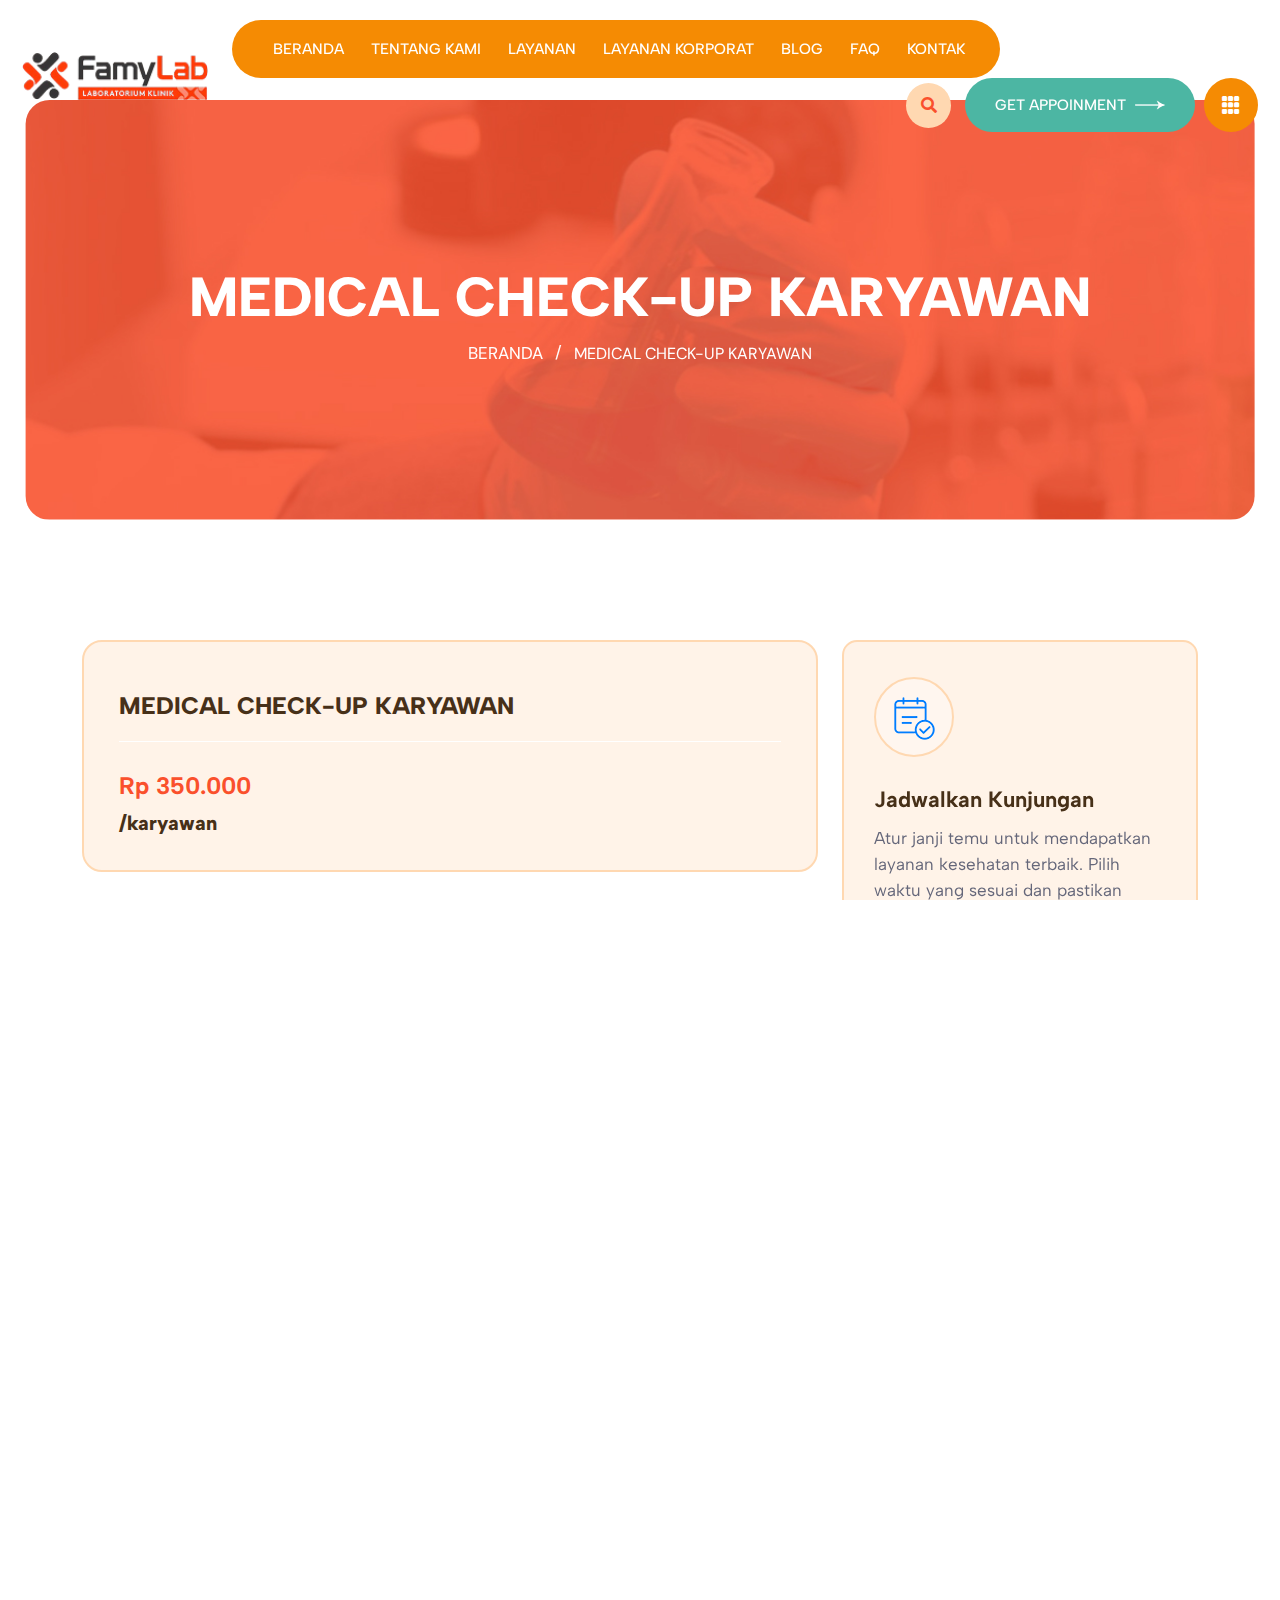
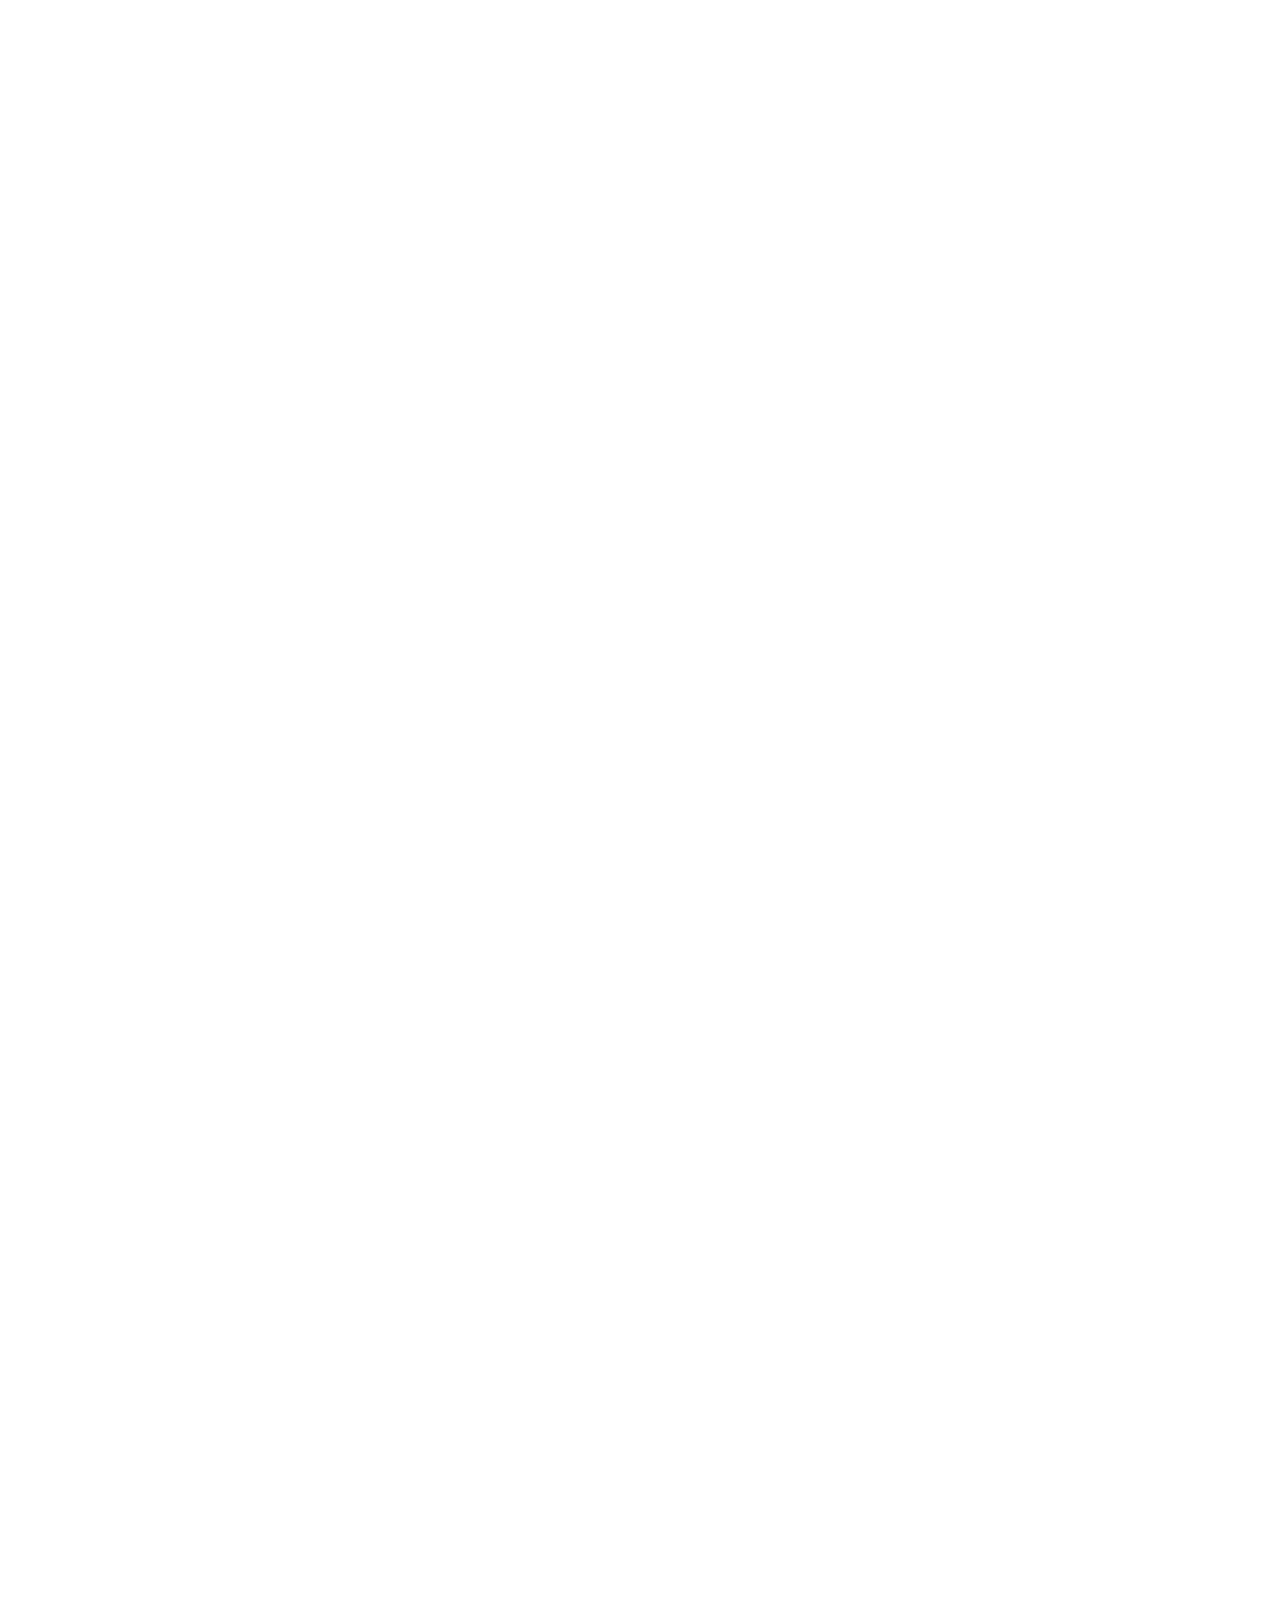
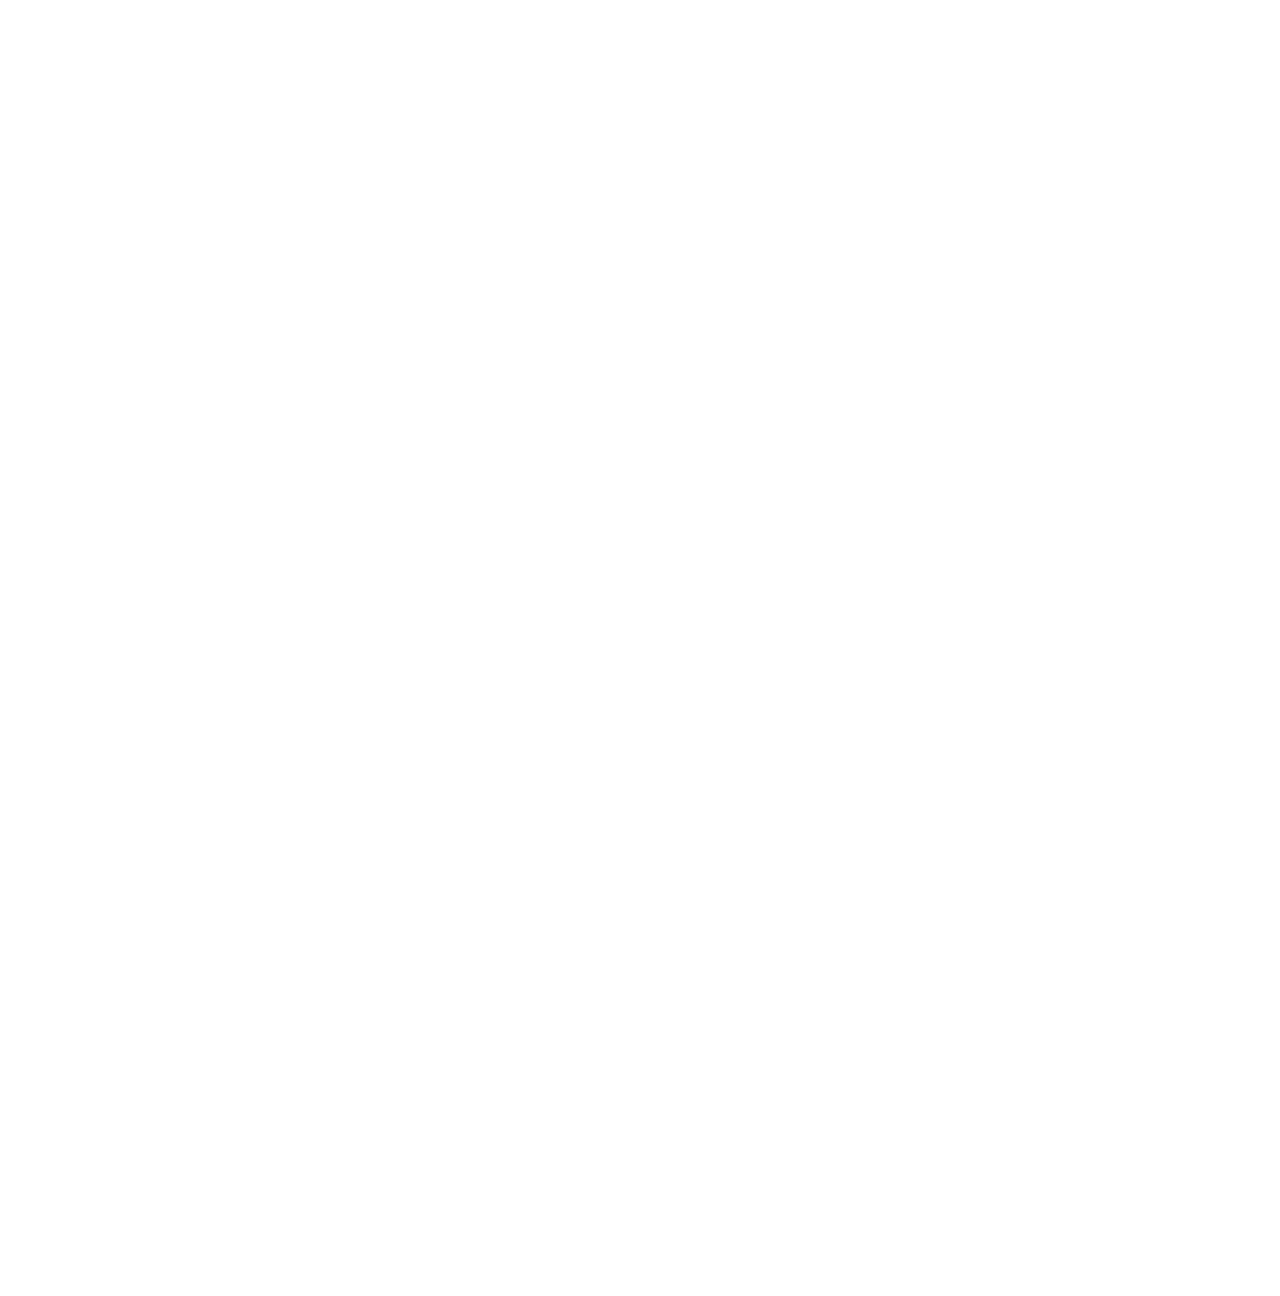
<file: detail-layanan-korporat.html>
<!DOCTYPE html>
<html lang="en-US">
  <head>
    <meta charset="UTF-8" />
    <meta http-equiv="x-ua-compatible" content="ie=edge" />
    <title>Famylabs</title>
    <meta name="description" content="" />
    <meta name="viewport" content="width=device-width, initial-scale=1" />
    <!-- Favicon -->
    <link rel="icon" type="image/png" sizes="56x56" href="assets/images/fav-icon/icon.png"/>
    <!-- bootstrap CSS -->
    <link rel="stylesheet" href="assets/css/bootstrap.min.css" type="text/css" media="all"/>

    <!-- font-awesome CSS -->
    <link rel="stylesheet" href="assets/css/all.min.css" type="text/css" media="all"/>
    <!-- font-flaticon CSS -->
    <link rel="stylesheet" href="assets/css/flaticon.css" type="text/css" media="all"/>
    <!-- theme-default CSS -->
    <link rel="stylesheet" href="assets/css/theme-default.css" type="text/css" media="all"/>
    <!-- meanmenu CSS -->
    <link rel="stylesheet" href="assets/css/meanmenu.min.css" type="text/css" media="all"/>
    <!-- venobox CSS -->
    <link rel="stylesheet" href="venobox/venobox.css" type="text/css" media="all"/>
    <!-- bootstrap icons -->
    <link rel="stylesheet" href="assets/css/bootstrap-icons.css" type="text/css" media="all"/>
    <!-- Main Style CSS -->
     <link rel="stylesheet" href="assets/css/owl.carousel.min.css">
    <link rel="stylesheet" href="assets/css/style.css" type="text/css" media="all"/>
    <link rel="stylesheet" href="assets/css/odometer-theme-default.css" />
    <!-- responsive CSS -->
    <link rel="stylesheet" href="assets/css/responsive.css" type="text/css" media="all"/>
    <link rel="stylesheet" href="assets/css/swiper.min.css" />
    <!-- modernizr js -->
    <script src="assets/js/vendor/modernizr-3.5.0.min.js"></script>
    <link href="https://fonts.cdnfonts.com/css/clash-display" rel="stylesheet"/>
    <link rel="stylesheet" href="assets/css/aos.css" />
  </head>
  <body>
    <!-- loder -->
    <div class="loader-wrapper">
      <div class="loader"></div>
      <div class="loder-section left-section"></div>
      <div class="loder-section right-section"></div>
    </div>

    <!-- Curser Pointer -->
    <div class="cursor"></div>
    <div class="cursor2"></div>

    <!--==================================================-->
    <!-- Start mediic Main Menu  -->
    <!--==================================================-->
    <div id="sticky-header" class="mediic_nav_manu">
      <div class="container-fluid">
        <div class="row align-items-center">
          <div class="col-lg-2">
            <div class="logo cursor-scale small">
              <a class="logo_img" href="index.html" title="famylabs">
                <img src="assets/images/famylabs/famylabs-logo.png" alt="logo" />
              </a>
              <a class="main_sticky" href="index.html" title="famylabs">
                <img src="assets/images/famylabs/famylabs-logo.png" alt="logo" />
              </a>
            </div>
          </div>
          <div class="col-lg-10">
            <nav class="mediic_menu">
              <ul class="nav_scroll">
                <li><a class="mdy-hover cursor-scale small" href="#">Beranda</a></li>
                <li><a class="mdy-hover cursor-scale small" href="tentang.html">Tentang Kami</a></li>
                <li><a class="mdy-hover cursor-scale small" href="layanan.html">Layanan</a></li>
                <li><a class="mdy-hover cursor-scale small" href="layanan-korporat.html">Layanan Korporat</a></li>
                <li><a class="mdy-hover cursor-scale small" href="blog">Blog</a></li>
                <li><a class="mdy-hover cursor-scale small" href="faq.html">FAQ</a></li>
                <li><a class="mdy-hover cursor-scale small" href="kontak.html">Kontak</a></li>
              </ul>
              <div class="mediic-right-side cursor-scale small">
                <!-- mediic Search -->
                <div class="search-box-btn search-box-outer">
                  <i class="fa-solid fa-magnifying-glass"></i>
                </div>
                <!-- header button -->
                <div class="header-button">
                  <a href="appointment.html">
                    Get Appoinment
                    <img src="assets/images/resource/arrow.png" alt="" />
                    <div class="mediic-hover-btn hover-btn"></div>
                    <div class="mediic-hover-btn hover-btn2"></div>
                    <div class="mediic-hover-btn hover-btn3"></div>
                    <div class="mediic-hover-btn hover-btn4"></div>
                  </a>
                </div>
                <div class="sidebar">
                  <div class="nav-btn navSidebar-button">
                    <span><i class="bi bi-grid-3x3-gap-fill"></i></span>
                  </div>
                </div>
              </div>
            </nav>
          </div>
        </div>
      </div>
    </div>

    <!-- mediic Mobile Menu  -->
    <div class="mobile-menu-area sticky d-sm-block d-md-block d-lg-none">
      <div class="mobile-menu">
        <nav class="mediic_menu">
          <ul class="nav_scroll">
            <li><a class="mdy-hover cursor-scale small" href="#">Beranda</a></li>
            <li><a class="mdy-hover cursor-scale small" href="tentang.html">Tentang Kami</a></li>
            <li><a class="mdy-hover cursor-scale small" href="layanan.html">Layanan</a></li>
            <li><a class="mdy-hover cursor-scale small" href="layanan-korporat.html">Layanan Korporat</a></li>
            <li><a class="mdy-hover cursor-scale small" href="blog">Blog</a></li>
            <li><a class="mdy-hover cursor-scale small" href="faq.html">FAQ</a></li>
            <li><a class="mdy-hover cursor-scale small" href="kontak.html">Kontak</a></li>
          </ul>
        </nav>
      </div>
    </div>
    <!--==================================================-->
    <!-- End mediic Main Menu  -->
    <!--==================================================-->

    <div id="smooth-wrapper">
      <div id="smooth-content">
        <!--==================================================-->
        <!-- Start mediic Breatcome Section  -->
        <!--==================================================-->

        <div class="breatcome-section d-flex align-items-center">
            <div class="container">
              <div class="row">
                <div class="col-lg-12">
                  <div class="breatcome-content text-center">
                    <h1 class="cursor-scale">Medical Check-Up Karyawan</h1>
                    <ul class="breatcome-item">
                      <li>
                        <a class="cursor-scale small" href="index.html">
                          BERANDA
                        </a>
                      </li>
                      <li>MEDICAL CHECK-UP KARYAWAN</li>
                    </ul>
                  </div>
                </div>
              </div>
            </div>
          </div>
          <!--==================================================-->
          <!-- End mediic Breatcome Section  -->
          <!--==================================================-->
  
        <!--==================================================-->
        <!-- Start mediic Service Details Section  -->
        <!--==================================================-->

        <div class="mediic-section style-2">
            <div class="container">
                <div class="row">
                    <div class="col-lg-8">
                        <div class="contact-service-box price">
                            <div class="contact-service-content">
                              <div class="contact-head with-border">
                                <div class="contact-title">
                                  <h4>MEDICAL CHECK-UP KARYAWAN</h4>
                                </div>
                              </div>
                              <div class="contact-address">
                                <h2>Rp 350.000</h2>
                                <h5>/karyawan</h5>
                              </div>
                            </div>
                        </div>
                        <div class="mediic-description" style="color: #65677a">
                            <h3 class="text-fam-black mb-3">Deskripsi</h3>
                            <p class="mb-5">
                                Layanan Medical Check-Up Karyawan dari FamyLab membantu perusahaan memastikan kesehatan tenaga kerja tetap optimal. Dengan pemeriksaan menyeluruh, risiko penyakit dapat terdeteksi lebih awal, sehingga karyawan dapat bekerja lebih produktif dan nyaman.
                            </p>
                            <br>
                            <h3 class="text-fam-black mb-3">Rincian</h3>
                            <ul class="checklist">
                                <li>Pemeriksaan kesehatan rutin</li>
                                <li>Laporan kesehatan lengkap</li>
                            </ul>
                            <br>
                            <h3 class="text-fam-black mb-3">Persiapan & Prosedur</h3>
                            <ul class="">
                                <ul>
                                   <li>Karyawan diharapkan berpuasa 8-10 jam sebelum pemeriksaan untuk hasil tes darah yang lebih akurat.</li>
                                   <li>Menghindari konsumsi alkohol atau kafein minimal 24 jam sebelum pemeriksaan.</li>
                                   <li>Membawa kartu identitas atau surat rekomendasi perusahaan (jika ada).</li>
                                   <li>Pemeriksaan mencakup pengecekan tekanan darah, gula darah, kolesterol, fungsi hati, ginjal, dan lainnya sesuai paket yang dipilih.</li>
                                   <li>Hasil pemeriksaan akan diberikan dalam bentuk laporan kesehatan dengan rekomendasi medis.</li>
                                </ul>
                            </ul>
                            <br>
                            <h3 class="text-fam-black mb-3">Syarat & Ketentuan</h3>
                            <ul class="">
                                <ul>
                                   <li>Layanan ini hanya tersedia untuk perusahaan dengan minimal 10 peserta.</li>
                                   <li>Paket pemeriksaan dapat disesuaikan dengan kebutuhan perusahaan dan jumlah peserta.</li>
                                   <li>Pemeriksaan dapat dilakukan di klinik FamyLab atau di lokasi perusahaan (dengan biaya tambahan).</li>
                                   <li>Hasil tes akan diberikan dalam 3-5 hari kerja setelah pemeriksaan.</li>
                                   <li>Pembatalan atau perubahan jadwal harus dilakukan minimal H-3 sebelum hari pemeriksaan.</li>
                                </ul>
                            </ul>
                        </div>
                        <!-- mediic Blog -->
                        
                    </div>
                    <div class="col-lg-4">
                        <div class="mediic-single-box" data-aos="flip-left">
                            <div class="mediic-icons">
                            <img
                                src="assets/images/resource/dtls-icn.png"
                                alt="icon"
                            />
                            </div>
                            <div class="mediic-content">
                            <h3>Jadwalkan Kunjungan</h3>
                            <p>
                                Atur janji temu  untuk mendapatkan layanan kesehatan terbaik. Pilih waktu yang sesuai dan pastikan kesehatan Anda.
                            </p>
                            </div>
                        </div>
                        <div class="mediic-single-box" data-aos="flip-right">
                            <div class="mediic-icons">
                            <img
                                src="assets/images/resource/dtls-icn2.png"
                                alt="icon"
                            />
                            </div>
                            <div class="mediic-content">
                            <h3>Hubungi Kami</h3>
                            <p>
                                Ada pertanyaan atau butuh informasi lebih lanjut? Hubungi:
                                <br><br>
                                +123 (4567) - 890
                            </p>
                            </div>
                        </div>
                    </div>
                </div>
            </div>
        </div>
        <!--==================================================-->
        <!-- End mediic Service Details Section  -->
        <!--==================================================-->
        <div class="blog-section bg-orange">
            <div class="container">
              <div class="row">
                <div class="col-lg-12">
                  <div class="top-mediic-section">
                    <div class="mediic-section-title" data-aos="flip-right">
                      <h1 class="cursor-scale">
                        Layanan Korporat Lainnya
                      </h1>
                    </div>
                    <div class="mediic-btn cursor-scale small" data-aos="fade-down">
                      <a href="#" class="white-btn">Lihat Semua Layanan Korporat <i class="bi bi-arrow-return-right"></i></a>
                    </div>
                  </div>
                </div>
              </div>
              <div class="row">
                <div class="promo-list owl-carousel">
                  <div class="col-lg-12">
                    <div class="single-services-box" data-aos="flip-right">
                        <div class="services-content-2">
                          <div class="service-flex d-flex align-items-center">
                            <div class="services-title">
                              <h3>Medical Check-Up Karyawan</h3>
                              <span>Layanan Korporat</span>
                            </div>
                          </div>
                          <div class="services-desc">
                            <ul>
                               <li>Pemeriksaan kesehatan rutin</li>
                               <li>Laporan kesehatan lengkap</li>
                            </ul>
                            <div class="price">
                                <span>Rp 350.000</span> /karyawan
                            </div>
                          </div> 
                          <div class="srvce-btn cursor-scale small">
                            <a href="service-details.html">LIHAT DETAIL <i class="bi bi-chevron-right"></i></a>
                          </div>
                        </div>
                    </div>
                  </div>
                  <div class="col-lg-12">
                    <div class="single-services-box" data-aos="flip-right">
                        <div class="services-content-2">
                          <div class="service-flex d-flex align-items-center">
                            <div class="services-title">
                              <h3>Medical Check-Up Karyawan</h3>
                              <span>Layanan Korporat</span>
                            </div>
                          </div>
                          <div class="services-desc">
                            <ul>
                               <li>Pemeriksaan kesehatan rutin</li>
                               <li>Laporan kesehatan lengkap</li>
                            </ul>
                            <div class="price">
                                <span>Rp 350.000</span> /karyawan
                            </div>
                          </div> 
                          <div class="srvce-btn cursor-scale small">
                            <a href="service-details.html">LIHAT DETAIL <i class="bi bi-chevron-right"></i></a>
                          </div>
                        </div>
                    </div>
                  </div>
                  <div class="col-lg-12">
                    <div class="single-services-box" data-aos="flip-right">
                        <div class="services-content-2">
                          <div class="service-flex d-flex align-items-center">
                            <div class="services-title">
                              <h3>Medical Check-Up Karyawan</h3>
                              <span>Layanan Korporat</span>
                            </div>
                          </div>
                          <div class="services-desc">
                            <ul>
                               <li>Pemeriksaan kesehatan rutin</li>
                               <li>Laporan kesehatan lengkap</li>
                            </ul>
                            <div class="price">
                                <span>Rp 350.000</span> /karyawan
                            </div>
                          </div> 
                          <div class="srvce-btn cursor-scale small">
                            <a href="service-details.html">LIHAT DETAIL <i class="bi bi-chevron-right"></i></a>
                          </div>
                        </div>
                    </div>
                  </div>
                </div>
                
              </div>
            </div>
        </div>

        <div class="appoinment-section">
            <div class="container">
              <div class="row">
                <div class="col-lg-12">
                  <div class="mediic-section-title cursor-scale text-center" data-aos="flip-left">
                    <h1>Jadwalkan Kunjungan</h1>
                  </div>
                </div>
              </div>
            </div>
          </div>
          <div class="mediic-appoinment">
            <div class="container">
              <div class="row appoinment align-items-center">
                <div class="col-lg-6"></div>
                <div class="col-lg-6" data-aos="zoom-in-left">
                  <div class="mediic-section-title2 cursor-scale small">
                    <h4>KIRIM PESAN</h4>
                    <h3>
                      Hubungi Kami
                    </h3>
                  </div>
                  <div class="contact-form-box">
                    <form action="https://formspree.io/f/myyleorq" method="POST" id="dreamit-form">
                      <div class="row">
                        <div class="col-lg-6 col-md-6">
                          <div class="form-box">
                            <input type="text" name="name" placeholder="Nama*" required=""/>
                          </div>
                        </div>
                        <div class="col-lg-6 col-md-6">
                          <div class="form-box">
                            <input type="text" name="email" placeholder="E-Mail*" required=""/>
                          </div>
                        </div>
                        <div class="col-lg-6 col-md-6">
                          <div class="form-box">
                            <input type="text" name="subject" placeholder="Subject*" required=""/>
                          </div>
                        </div>
                        <div class="col-lg-6 col-md-6">
                          <div class="form-box">
                            <input type="text" name="subject" placeholder="No. HP" required=""/>
                          </div>
                        </div>
                        <div class="col-lg-12">
                          <div class="form-box">
                            <textarea name="massage" id="massage" placeholder="Tulis Pesan Anda..." required=""></textarea>
                          </div>
                        </div>
                        <div class="col-lg-12 col-md-6">
                          <div class="submit-button cursor-scale small">
                            <button class="submit-btn">
                              KIRIM <i class="bi bi-arrow-return-right"></i>
                            </button>
                          </div>
                        </div>
                      </div>
                    </form>
                  </div>
                </div>
              </div>
            </div>
          </div>
        <!--==================================================-->
        <!-- Start mediic Subscribe Section -->
        <!--==================================================-->

        <div class="mediic-subscribe">
          <div class="container">
            <div class="row align-items-center">
              <div class="col-lg-7">
                <div class="subscribe-content" data-aos="fade-up">
                  <div class="subscribe-icon cursor-scale">
                    <img src="assets/images/resource/bag.png" alt="" />
                  </div>
                  <div class="subscribe-title">
                    <h1 class="cursor-scale small">
                      FamyLab: Klinik Kesehatan Modern dengan Layanan Lengkap untuk Kesejahteraan Anda
                    </h1>
                  </div>
                </div>
              </div>
              <div class="col-lg-5">
                <div class="mediic-button text-right cursor-scale small" data-aos="fade-down">
                  <a href="contact.html" class="mediic-btn">
                    Hubungi Kami
                    <i class="bi bi-arrow-return-right"></i>
                  </a>
                </div>
              </div>
            </div>
          </div>
        </div>

        <!--==================================================-->
        <!-- End mediic Subscribe Section -->
        <!--==================================================-->

        <!--==================================================-->
        <!-- Start mediic Footer Section -->
        <!--==================================================-->
        <div class="footer-section">
          <div class="container">
            <div class="row">
              <div class="col-lg-5 col-md-6">
                <div class="widget widgets-company-info" data-aos="zoom-in-right">
                  <div class="company-logo cursor-scale small">
                    <a href="index.html"
                      ><img src="assets/images/famylabs/famylabs-logo-white.png" alt="logo"
                    /></a>
                  </div>
                  <div class="company-info-desc">
                    <p>
                      Completely promote interdependent systems for Latest
                      update news this Medical.
                    </p>
                  </div>
                  <form>
                    <div class="subscribe_form">
                      <input
                        type="email"
                        name="email"
                        placeholder="Enter Your E-Mail"
                      />
                      <button type="submit" class="submits-btn">
                        <i class="bi bi-send-check"></i>
                      </button>
                    </div>
                    <div class="subscribe_form_send"></div>
                    <label class="widget-check">
                      <input type="checkbox" />
                      Agree Terms and Condition
                      <span class="checkmark"></span>
                    </label>
                  </form>
                </div>
              </div>
              <div class="col-lg-2 col-md-6">
                <div class="widget widget-nav-menu" data-aos="zoom-out-up">
                  <h4 class="widget-title">Perusahaan</h4>
                  <div class="menu-quick-link-content">
                    <ul class="footer-menu cursor-scale small">
                      <li><a href="index.html"> Home </a></li>
                      <li><a href="about.html"> Tentang Kami </a></li>
                      <li><a href="service.html"> Layanan </a></li>
                      <li><a href="blog-details.html"> Blog </a></li>
                      <li><a href="contact.html"> Hubungi Kami </a></li>
                    </ul>
                  </div>
                </div>
              </div>
              <div class="col-lg-2 col-md-6">
                <div class="widget widget-nav-menu" data-aos="zoom-out">
                  <h4 class="widget-title">Tautan Lainnya</h4>
                  <div class="menu-quick-link-content">
                    <ul class="footer-menu cursor-scale small">
                      <li><a href="#"> Partner </a></li>
                      <li><a href="testimonial.html"> Testimonial </a></li>
                      <li><a href="appointment.html"> Jadwalkan Kunjungan </a></li>
                      <li><a href="#"> Privasi </a></li>
                      <li><a href="faq.html"> FAQ </a></li>
                    </ul>
                  </div>
                </div>
              </div>
              <div class="col-lg-3 col-md-6">
                <div class="mediic-address" data-aos="zoom-in-left">
                  <h4 class="widget-title">Alamat</h4>
                  <div class="footer-mediic-contact">
                    <div class="place-location">
                      <p class="text-lightorange">102/ B Street, New Elephant Road, Sandigo, USA</p>
                    </div>
                    <div class="mediic-info">
                      <h5>Email</h5>
                      <p class="text-lightorange">example@gmail.com</p>
                    </div>
                    <div class="mediic-info">
                      <h5>No. Telepon</h5>
                      <p class="text-lightorange">+123 (4567) - 890</p>
                    </div>
                  </div>
                </div>
              </div>
            </div>
            <div class="row footer-btm d-flex align-items-center">
              <div class="col-lg-6 col-md-6">
                <div class="mediic-social-icon cursor-scale small">
                  <a href="#">
                    <i class="fab fa-facebook-f"></i>
                  </a>
                  <a href="#">
                    <i class="fa-brands fa-linkedin-in"> </i>
                  </a>
                  <a href="#">
                    <i class="bi bi-twitter"></i>
                  </a>
                  <a href="#">
                    <i class="fab fa-pinterest-p"></i>
                  </a>
                </div>
              </div>
              <div class="col-lg-6 col-md-6">
                <div class="mediic-company-desc text-right">
                  <p class="text-lightorange">
                    FamyLabs ©2024 - All Rights Reserved
                  </p>
                </div>
              </div>
            </div>
          </div>
        </div>
        <!--==================================================-->
        <!-- End mediic Footer Section -->
        <!--==================================================-->

        <!--==================================================-->
        <!-- Start Search Popup Area -->
        <!--==================================================-->
        <div class="search-popup">
          <button class="close-search style-two">
            <span class="flaticon-multiply"
              ><i class="far fa-times-circle"></i
            ></span>
          </button>
          <button class="close-search"><i class="fas fa-arrow-up"></i></button>
          <form method="post" action="#">
            <div class="form-group">
              <input
                type="search"
                name="search-field"
                value=""
                placeholder="Search Here"
                required=""
              />
              <button type="submit"><i class="fa fa-search"></i></button>
            </div>
          </form>
        </div>
        <!--==================================================-->
        <!-- Start Search Popup Area -->
        <!--==================================================-->

        <!--==================================================-->
        <!-- Sidebar Cart Item -->
        <!--==================================================-->
        <div class="xs-sidebar-group info-group">
          <div class="xs-overlay xs-bg-black"></div>
          <div class="xs-sidebar-widget">
            <div class="sidebar-widget-container">
              <div class="widget-heading">
                <a href="#" class="close-side-widget">
                  <i class="far fa-times-circle"></i>
                </a>
              </div>
              <div class="sidebar-textwidget">
                <!-- Sidebar Info Content -->
                <div class="sidebar-info-contents">
                  <div class="content-inner2">
                    <div class="nav-logo">
                      <a href="index.html"
                        ><img src="assets/images/logo2.png" alt=""
                      /></a>
                    </div>
                    <div class="row padding-two">
                      <div class="col-lg-6 padding-0 pl-0 pr-0">
                        <div class="content-thumb-box">
                          <img src="assets/images/resource/blog6.jpg" alt="" />
                        </div>
                      </div>
                      <div class="col-lg-6 padding-0 pl-0 pr-0">
                        <div class="content-thumb-box">
                          <img src="assets/images/resource/blog5.jpg" alt="" />
                        </div>
                      </div>
                      <div class="col-lg-6 padding-0 pl-0 pr-0">
                        <div class="content-thumb-box">
                          <img src="assets/images/resource/blog4.jpg" alt="" />
                        </div>
                      </div>
                      <div class="col-lg-6 padding-0 pl-0 pr-0">
                        <div class="content-thumb-box">
                          <img src="assets/images/resource/blog3.jpg" alt="" />
                        </div>
                      </div>
                    </div>
                    <div class="contact-info">
                      <h2>Contact Info</h2>
                      <ul class="list-style-one">
                        <li>
                          <span><i class="bi bi-envelope"></i></span>Chicago 12,
                          Melborne City, USA
                        </li>
                        <li>
                          <span><i class="bi bi-telephone-forward"></i></span
                          >(+001) 123-456-7890
                        </li>
                        <li>
                          <span><i class="bi bi-geo-alt"></i></span>Example.com
                        </li>
                        <li>
                          <span><i class="bi bi-clock"></i></span>Week Days:
                          09.00 to 18.00 Sunday: Closed
                        </li>
                      </ul>
                    </div>
                    <!-- Social Box -->
                    <ul class="social-box">
                      <li class="facebook">
                        <a href="#" class="fab fa-facebook-f"></a>
                      </li>
                      <li class="twitter">
                        <a href="#" class="fab fa-instagram"></a>
                      </li>
                      <li class="linkedin">
                        <a href="#" class="fab fa-twitter"></a>
                      </li>
                      <li class="instagram">
                        <a href="#" class="fab fa-pinterest-p"></a>
                      </li>
                      <li class="youtube">
                        <a href="#" class="fab fa-linkedin-in"></a>
                      </li>
                    </ul>
                  </div>
                </div>
              </div>
            </div>
          </div>
        </div>

        <!--==================================================-->
        <!-- End Sidebar section Area -->
        <!--==================================================-->
      </div>
    </div>

    <!--==================================================-->
    <!-- Start scrollup section Area -->
    <!--==================================================-->
    <div id="progress" class="progress hide">
      <div id="progress-value"></div>
    </div>
    <!--==================================================-->
    <!-- Start scrollup section Area -->
    <!--==================================================-->


    <script src="assets/js/swiper.min.js"></script>
    <script src="assets/js/gsap.min.js"></script>

    <script src="assets/js/ScrollSmoother.min.js"></script>

    <script src="assets/js/ScrollToPlugin.min.js"></script>

    <script src="assets/js/ScrollTrigger.min.js"></script>

    <script src="assets/js/aos.js"></script>

    <script src="assets/js/vendor/jquery-3.6.2.min.js"></script>

    <script src="assets/js/odometer.min.js"></script>

    <script src="assets/js/bootstrap.min.js"></script>

    <script src="assets/js/imagesloaded.pkgd.min.js"></script>

    <script src="venobox/venobox.js"></script>

    <script src="venobox/venobox.min.js"></script>

    <script src="assets/js/jquery.meanmenu.js"></script>

    <script src="assets/js/jquery.scrollUp.js"></script>

    <script src="assets/js/appear.js"></script>

    <script src="assets/js/jquery.barfiller.js"></script>

    <script src="assets/js/owl.carousel.min.js"></script>

    <script src="assets/js/theme.js"></script>

    <script src="assets/js/my.js"></script>

    <script>
      $(document).ready(function(){
        $(".service-list").owlCarousel({
      loop: true,
      autoplay: false,
      autoplayTimeout: 3500,
      smartSpeed: 2000,
      margin: 30,
      dots: false,
      center: false,
      nav: true,
      navText: [
        "<i class='fa-solid fa-chevron-left''></i>",
        "<i class='fa-solid fa-chevron-right''></i>",
      ],
      responsive: {
        0: {
          items: 1,
        },

        768: {
          items: 2,
        },
        992: {
          items: 2,
        },
        1200: {
          items: 3,
        },
        1500: {
          items: 4,
        },
        1920: {
          items: 4,
        },
      },
    });
      });
    </script>
  </body>
</html>
</file>
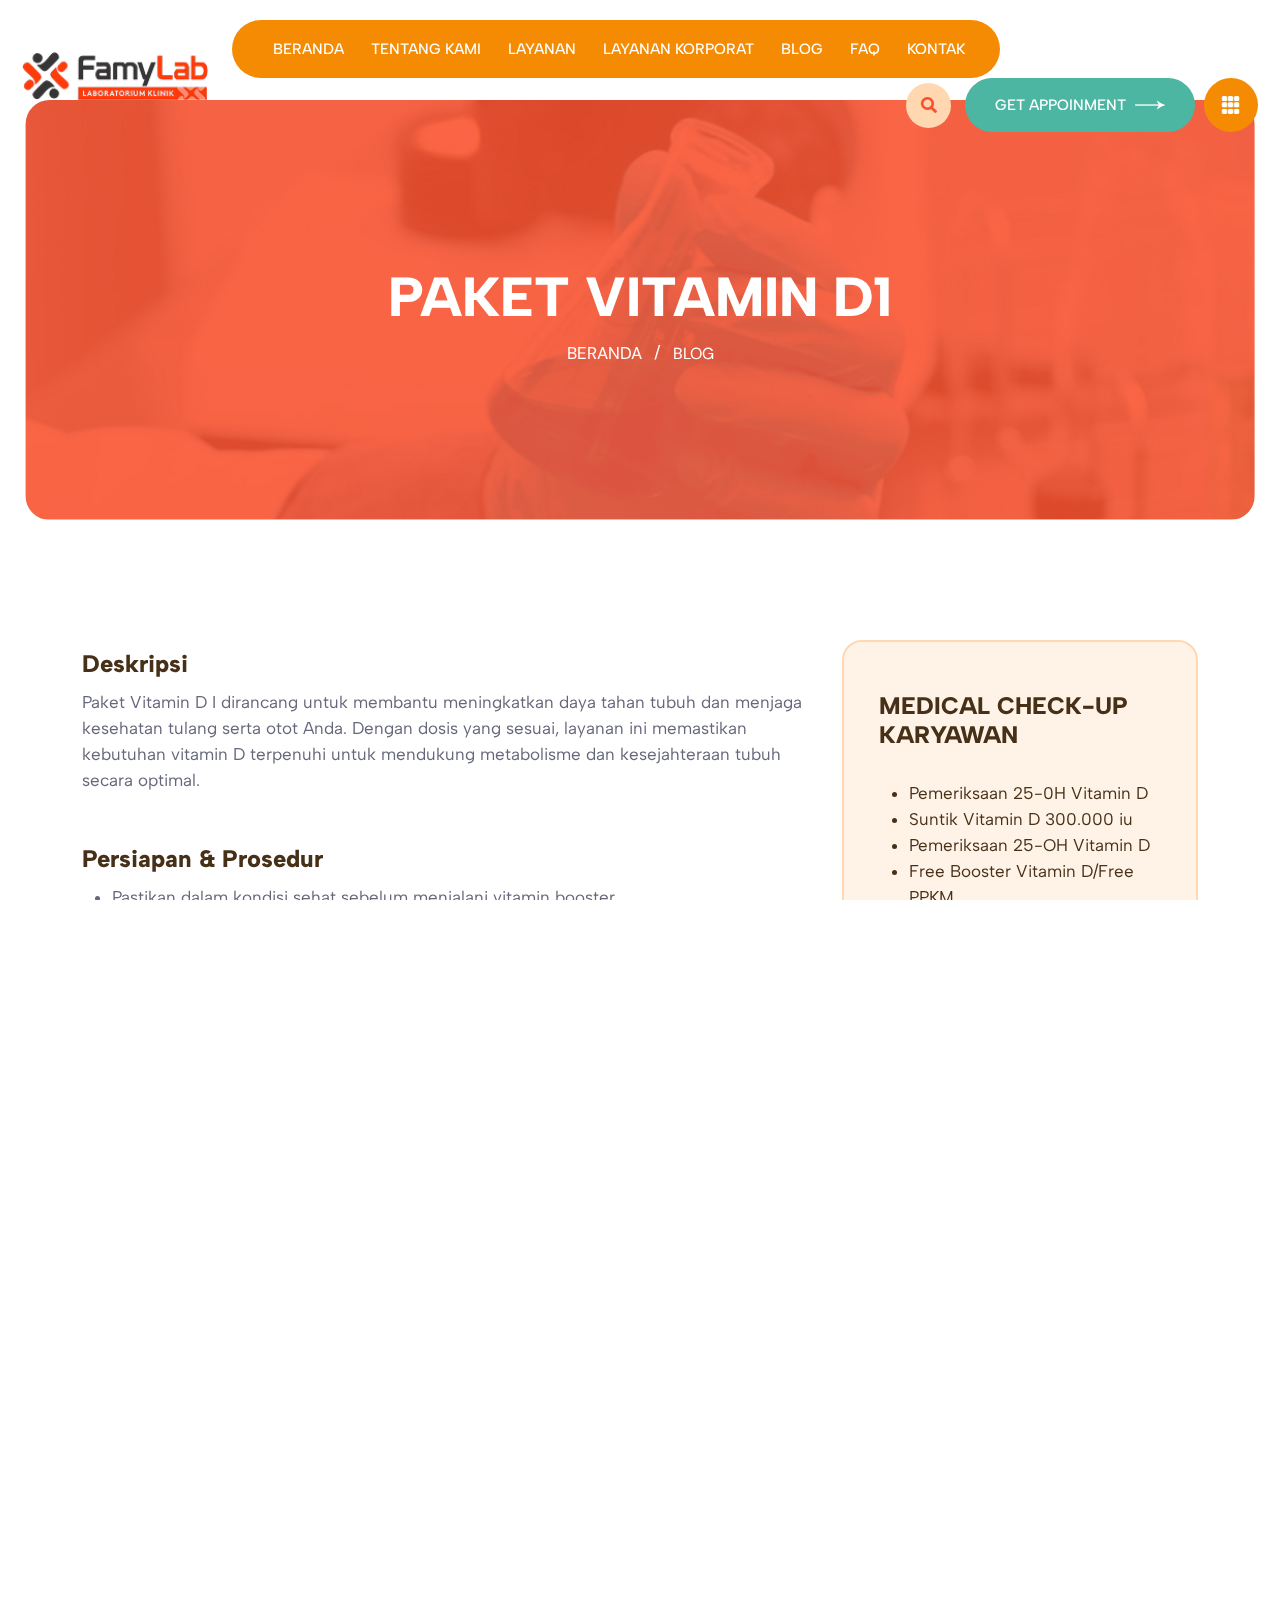
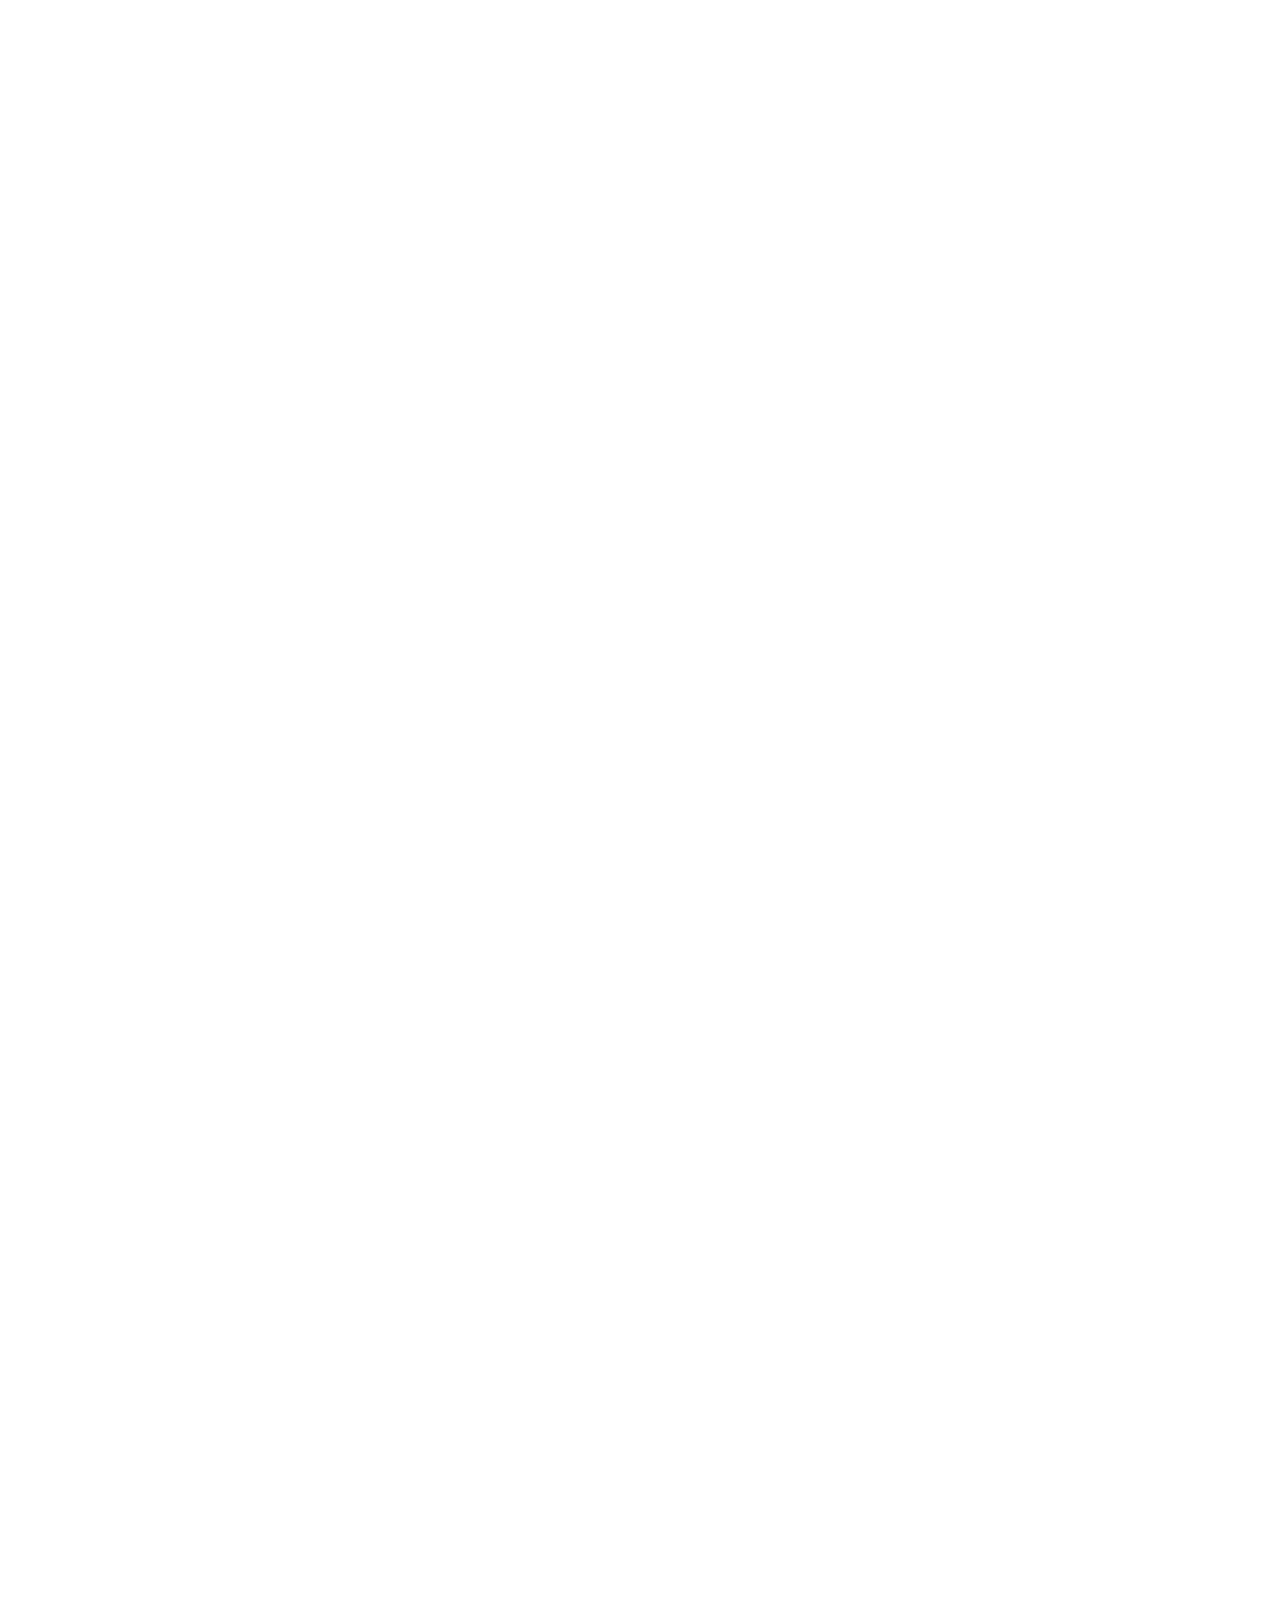
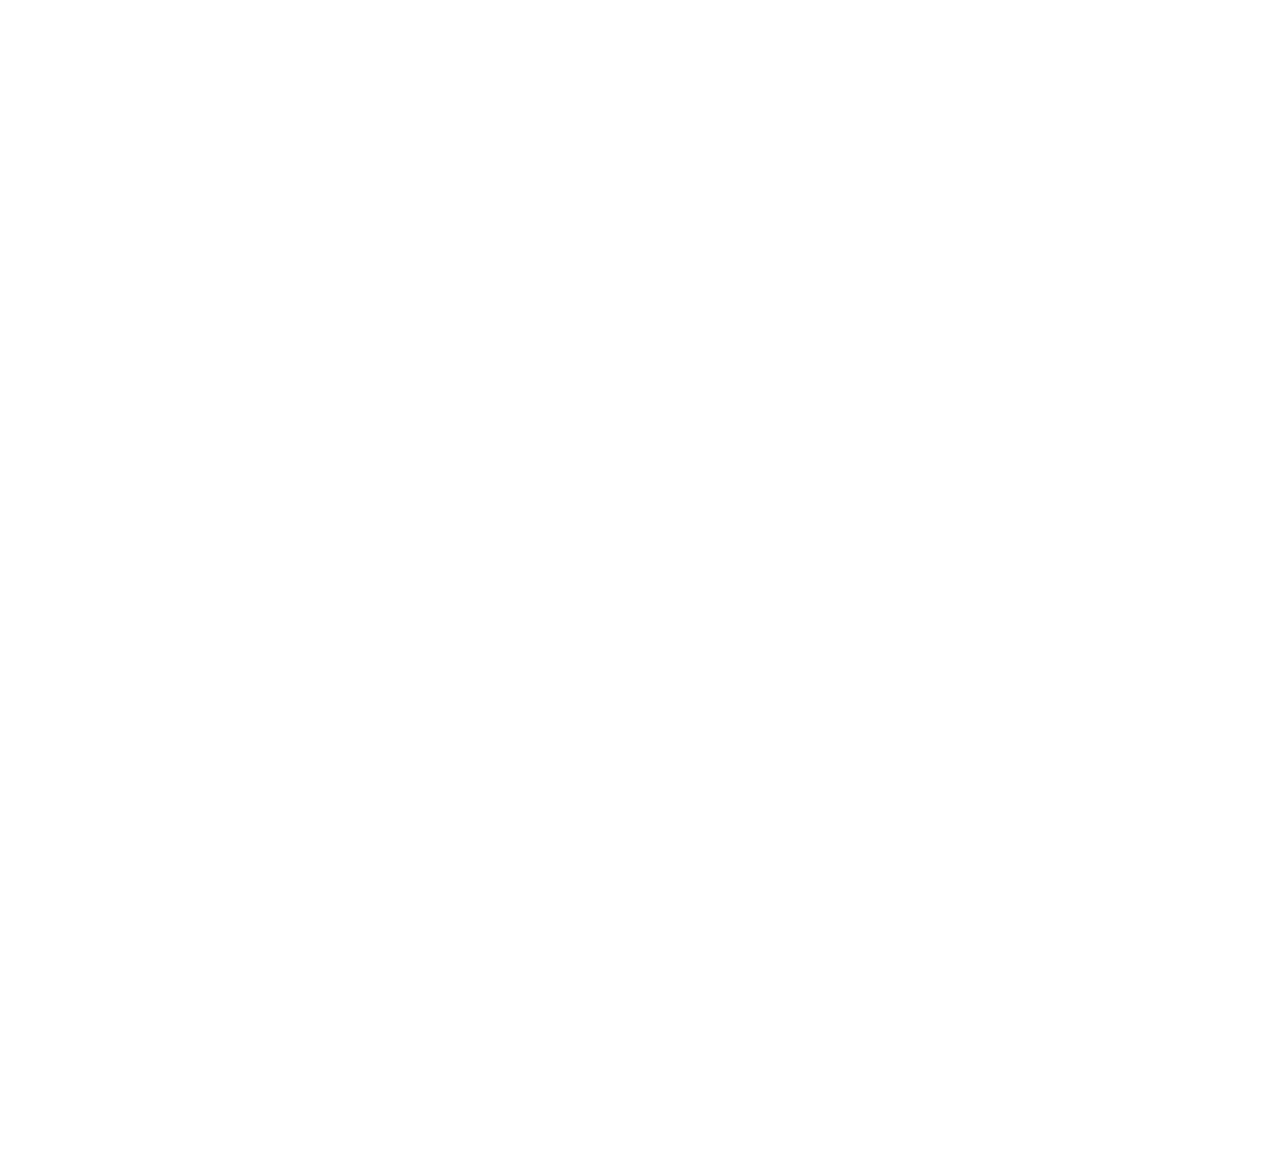
<file: detail-layanan.html>
<!DOCTYPE html>
<html lang="en-US">
  <head>
    <meta charset="UTF-8" />
    <meta http-equiv="x-ua-compatible" content="ie=edge" />
    <title>Famylabs</title>
    <meta name="description" content="" />
    <meta name="viewport" content="width=device-width, initial-scale=1" />
    <!-- Favicon -->
    <link rel="icon" type="image/png" sizes="56x56" href="assets/images/fav-icon/icon.png"/>
    <!-- bootstrap CSS -->
    <link rel="stylesheet" href="assets/css/bootstrap.min.css" type="text/css" media="all"/>

    <!-- font-awesome CSS -->
    <link rel="stylesheet" href="assets/css/all.min.css" type="text/css" media="all"/>
    <!-- font-flaticon CSS -->
    <link rel="stylesheet" href="assets/css/flaticon.css" type="text/css" media="all"/>
    <!-- theme-default CSS -->
    <link rel="stylesheet" href="assets/css/theme-default.css" type="text/css" media="all"/>
    <!-- meanmenu CSS -->
    <link rel="stylesheet" href="assets/css/meanmenu.min.css" type="text/css" media="all"/>
    <!-- venobox CSS -->
    <link rel="stylesheet" href="venobox/venobox.css" type="text/css" media="all"/>
    <!-- bootstrap icons -->
    <link rel="stylesheet" href="assets/css/bootstrap-icons.css" type="text/css" media="all"/>
    <!-- Main Style CSS -->
     <link rel="stylesheet" href="assets/css/owl.carousel.min.css">
    <link rel="stylesheet" href="assets/css/style.css" type="text/css" media="all"/>
    <link rel="stylesheet" href="assets/css/odometer-theme-default.css" />
    <!-- responsive CSS -->
    <link rel="stylesheet" href="assets/css/responsive.css" type="text/css" media="all"/>
    <link rel="stylesheet" href="assets/css/swiper.min.css" />
    <!-- modernizr js -->
    <script src="assets/js/vendor/modernizr-3.5.0.min.js"></script>
    <link href="https://fonts.cdnfonts.com/css/clash-display" rel="stylesheet"/>
    <link rel="stylesheet" href="assets/css/aos.css" />
  </head>
  <body>
    <!-- loder -->
    <div class="loader-wrapper">
      <div class="loader"></div>
      <div class="loder-section left-section"></div>
      <div class="loder-section right-section"></div>
    </div>

    <!-- Curser Pointer -->
    <div class="cursor"></div>
    <div class="cursor2"></div>

    <!--==================================================-->
    <!-- Start mediic Main Menu  -->
    <!--==================================================-->
    <div id="sticky-header" class="mediic_nav_manu">
      <div class="container-fluid">
        <div class="row align-items-center">
          <div class="col-lg-2">
            <div class="logo cursor-scale small">
              <a class="logo_img" href="index.html" title="famylabs">
                <img src="assets/images/famylabs/famylabs-logo.png" alt="logo" />
              </a>
              <a class="main_sticky" href="index.html" title="famylabs">
                <img src="assets/images/famylabs/famylabs-logo.png" alt="logo" />
              </a>
            </div>
          </div>
          <div class="col-lg-10">
            <nav class="mediic_menu">
              <ul class="nav_scroll">
                <li><a class="mdy-hover cursor-scale small" href="#">Beranda</a></li>
                <li><a class="mdy-hover cursor-scale small" href="tentang.html">Tentang Kami</a></li>
                <li><a class="mdy-hover cursor-scale small" href="layanan.html">Layanan</a></li>
                <li><a class="mdy-hover cursor-scale small" href="layanan-korporat.html">Layanan Korporat</a></li>
                <li><a class="mdy-hover cursor-scale small" href="blog">Blog</a></li>
                <li><a class="mdy-hover cursor-scale small" href="faq.html">FAQ</a></li>
                <li><a class="mdy-hover cursor-scale small" href="kontak.html">Kontak</a></li>
              </ul>
              <div class="mediic-right-side cursor-scale small">
                <!-- mediic Search -->
                <div class="search-box-btn search-box-outer">
                  <i class="fa-solid fa-magnifying-glass"></i>
                </div>
                <!-- header button -->
                <div class="header-button">
                  <a href="appointment.html">
                    Get Appoinment
                    <img src="assets/images/resource/arrow.png" alt="" />
                    <div class="mediic-hover-btn hover-btn"></div>
                    <div class="mediic-hover-btn hover-btn2"></div>
                    <div class="mediic-hover-btn hover-btn3"></div>
                    <div class="mediic-hover-btn hover-btn4"></div>
                  </a>
                </div>
                <div class="sidebar">
                  <div class="nav-btn navSidebar-button">
                    <span><i class="bi bi-grid-3x3-gap-fill"></i></span>
                  </div>
                </div>
              </div>
            </nav>
          </div>
        </div>
      </div>
    </div>

    <!-- mediic Mobile Menu  -->
    <div class="mobile-menu-area sticky d-sm-block d-md-block d-lg-none">
      <div class="mobile-menu">
        <nav class="mediic_menu">
          <ul class="nav_scroll">
            <li><a class="mdy-hover cursor-scale small" href="#">Beranda</a></li>
            <li><a class="mdy-hover cursor-scale small" href="tentang.html">Tentang Kami</a></li>
            <li><a class="mdy-hover cursor-scale small" href="layanan.html">Layanan</a></li>
            <li><a class="mdy-hover cursor-scale small" href="layanan-korporat.html">Layanan Korporat</a></li>
            <li><a class="mdy-hover cursor-scale small" href="blog">Blog</a></li>
            <li><a class="mdy-hover cursor-scale small" href="faq.html">FAQ</a></li>
            <li><a class="mdy-hover cursor-scale small" href="kontak.html">Kontak</a></li>
          </ul>
        </nav>
      </div>
    </div>
    <!--==================================================-->
    <!-- End mediic Main Menu  -->
    <!--==================================================-->

    <div id="smooth-wrapper">
      <div id="smooth-content">
        <!--==================================================-->
        <!-- Start mediic Breatcome Section  -->
        <!--==================================================-->

        <div class="breatcome-section d-flex align-items-center">
            <div class="container">
              <div class="row">
                <div class="col-lg-12">
                  <div class="breatcome-content text-center">
                    <h1 class="cursor-scale">Paket Vitamin D1</h1>
                    <ul class="breatcome-item">
                      <li>
                        <a class="cursor-scale small" href="index.html">
                          BERANDA
                        </a>
                      </li>
                      <li>BLOG</li>
                    </ul>
                  </div>
                </div>
              </div>
            </div>
          </div>
          <!--==================================================-->
          <!-- End mediic Breatcome Section  -->
          <!--==================================================-->
  
        <!--==================================================-->
        <!-- Start mediic Service Details Section  -->
        <!--==================================================-->

        <div class="mediic-section style-2">
            <div class="container">
                <div class="row">
                    <div class="col-lg-8">
                        <div class="mediic-description" style="color: #65677a">
                            <h3>Deskripsi</h3>
                            <p>Paket Vitamin D I dirancang untuk membantu meningkatkan daya tahan tubuh dan menjaga kesehatan tulang serta otot Anda. Dengan dosis yang sesuai, layanan ini memastikan kebutuhan vitamin D terpenuhi untuk mendukung metabolisme dan kesejahteraan tubuh secara optimal.</p>
                            <br>
                            <h3>Persiapan & Prosedur</h3>
                            <ul>
                               <li>Pastikan dalam kondisi sehat sebelum menjalani vitamin booster.</li>
                               <li>Dianjurkan untuk berpuasa minimal 2-3 jam sebelum prosedur untuk hasil yang optimal.</li>
                               <li>Konsultasikan dengan tenaga medis jika memiliki riwayat penyakit tertentu atau sedang mengonsumsi obat-obatan tertentu.</li>
                               <li>Proses injeksi dilakukan oleh tenaga kesehatan profesional dengan standar keamanan tinggi.</li>
                            </ul>
                            <br>
                            <h3>Syarat & Ketentuan</h3>
                            <ul>
                               <li>Layanan ini hanya dapat digunakan oleh pasien berusia 18 tahun ke atas.</li>
                               <li>Tidak disarankan bagi ibu hamil, menyusui, atau pasien dengan riwayat gangguan ginjal tanpa konsultasi dokter.</li>
                               <li>Setelah prosedur, pasien disarankan untuk beristirahat sejenak sebelum beraktivitas kembali.</li>
                               <li>Hasil dan efek booster dapat bervariasi tergantung pada kondisi kesehatan masing-masing individu.</li>
                            </ul>
                            <br>
                            <br>
                        </div>
                        <div class="row">
                          <div class="col-lg-6 col-md-6">
                            <div class="mediic-single-box" data-aos="flip-left">
                              <div class="mediic-icons">
                                <img
                                  src="assets/images/resource/dtls-icn.png"
                                  alt="icon"
                                />
                              </div>
                              <div class="mediic-content">
                                <h3>Jadwalkan Kunjungan</h3>
                                <p>
                                  Ethical network environmental architect go forward
                                  opportu credibly implement
                                </p>
                              </div>
                            </div>
                          </div>
                          <div class="col-lg-6 col-md-6">
                            <div class="mediic-single-box" data-aos="flip-right">
                              <div class="mediic-icons">
                                <img
                                  src="assets/images/resource/dtls-icn2.png"
                                  alt="icon"
                                />
                              </div>
                              <div class="mediic-content">
                                <h3>Hubungi Kami</h3>
                                <p>
                                  Ethical network environmental architect go forward
                                  opportu credibly implement
                                </p>
                              </div>
                            </div>
                          </div>
                        </div>
                        <!-- mediic Blog -->
                        
                        
                    </div>
                    <div class="col-lg-4">
                        <div class="contact-service-box price">
                            <div class="contact-service-content">
                              <div class="contact-head">
                                <div class="contact-title">
                                  <h4>MEDICAL CHECK-UP KARYAWAN</h4>
                                  <ul>
                                    <li>Pemeriksaan 25-0H Vitamin D</li>
                                    <li>Suntik Vitamin D 300.000 iu</li>
                                    <li>Pemeriksaan 25-OH Vitamin D</li>
                                    <li>Free Booster Vitamin D/Free PPKM</li>
                                 </ul>
                                </div>
                              </div>
                              
                              <div class="contact-address">
                                <div class="old-price"><span>Rp 1.470.000</span></div>
                                <h2>Rp 350.000</h2>
                              </div>
                            </div>
                        </div>
                    </div>
                </div>
            </div>
        </div>
        <!--==================================================-->
        <!-- End mediic Service Details Section  -->
        <!--==================================================-->

        <div class="blog-section bg-orange">
            <div class="container">
              <div class="row">
                <div class="col-lg-12">
                  <div class="top-mediic-section">
                    <div class="mediic-section-title" data-aos="flip-right">
                      <h1 class="cursor-scale">
                        Layanan Serupa
                      </h1>
                    </div>
                    <div class="mediic-btn cursor-scale small" data-aos="fade-down">
                      <a href="#" class="white-btn">Lihat Semua Layanan Korporat <i class="bi bi-arrow-return-right"></i></a>
                    </div>
                  </div>
                </div>
              </div>
              <div class="row">
                <div class="promo-list owl-carousel">
                  <div class="col-lg-12">
                    <div class="single-services-box" data-aos="flip-right">
                        <div class="services-content-2">
                          <div class="service-flex d-flex align-items-center">
                            <div class="services-title">
                              <h3>Medical Check-Up Karyawan</h3>
                              <span>Layanan Korporat</span>
                            </div>
                          </div>
                          <div class="services-desc">
                            <ul>
                               <li>Pemeriksaan kesehatan rutin</li>
                               <li>Laporan kesehatan lengkap</li>
                            </ul>
                            <div class="price">
                                <span>Rp 350.000</span> /karyawan
                            </div>
                          </div> 
                          <div class="srvce-btn cursor-scale small">
                            <a href="service-details.html">LIHAT DETAIL <i class="bi bi-chevron-right"></i></a>
                          </div>
                        </div>
                    </div>
                  </div>
                  <div class="col-lg-12">
                    <div class="single-services-box" data-aos="flip-right">
                        <div class="services-content-2">
                          <div class="service-flex d-flex align-items-center">
                            <div class="services-title">
                              <h3>Medical Check-Up Karyawan</h3>
                              <span>Layanan Korporat</span>
                            </div>
                          </div>
                          <div class="services-desc">
                            <ul>
                               <li>Pemeriksaan kesehatan rutin</li>
                               <li>Laporan kesehatan lengkap</li>
                            </ul>
                            <div class="price">
                                <span>Rp 350.000</span> /karyawan
                            </div>
                          </div> 
                          <div class="srvce-btn cursor-scale small">
                            <a href="service-details.html">LIHAT DETAIL <i class="bi bi-chevron-right"></i></a>
                          </div>
                        </div>
                    </div>
                  </div>
                  <div class="col-lg-12">
                    <div class="single-services-box" data-aos="flip-right">
                        <div class="services-content-2">
                          <div class="service-flex d-flex align-items-center">
                            <div class="services-title">
                              <h3>Medical Check-Up Karyawan</h3>
                              <span>Layanan Korporat</span>
                            </div>
                          </div>
                          <div class="services-desc">
                            <ul>
                               <li>Pemeriksaan kesehatan rutin</li>
                               <li>Laporan kesehatan lengkap</li>
                            </ul>
                            <div class="price">
                                <span>Rp 350.000</span> /karyawan
                            </div>
                          </div> 
                          <div class="srvce-btn cursor-scale small">
                            <a href="service-details.html">LIHAT DETAIL <i class="bi bi-chevron-right"></i></a>
                          </div>
                        </div>
                    </div>
                  </div>
                </div>
                
              </div>
            </div>
        </div>

        <div class="appoinment-section">
            <div class="container">
              <div class="row">
                <div class="col-lg-12">
                  <div class="mediic-section-title cursor-scale text-center" data-aos="flip-left">
                    <h1>Jadwalkan Kunjungan</h1>
                  </div>
                </div>
              </div>
            </div>
          </div>
          <div class="mediic-appoinment">
            <div class="container">
              <div class="row appoinment align-items-center">
                <div class="col-lg-6"></div>
                <div class="col-lg-6" data-aos="zoom-in-left">
                  <div class="mediic-section-title2 cursor-scale small">
                    <h4>KIRIM PESAN</h4>
                    <h3>
                      Hubungi Kami
                    </h3>
                  </div>
                  <div class="contact-form-box">
                    <form action="https://formspree.io/f/myyleorq" method="POST" id="dreamit-form">
                      <div class="row">
                        <div class="col-lg-6 col-md-6">
                          <div class="form-box">
                            <input type="text" name="name" placeholder="Nama*" required=""/>
                          </div>
                        </div>
                        <div class="col-lg-6 col-md-6">
                          <div class="form-box">
                            <input type="text" name="email" placeholder="E-Mail*" required=""/>
                          </div>
                        </div>
                        <div class="col-lg-6 col-md-6">
                          <div class="form-box">
                            <input type="text" name="subject" placeholder="Subject*" required=""/>
                          </div>
                        </div>
                        <div class="col-lg-6 col-md-6">
                          <div class="form-box">
                            <input type="text" name="subject" placeholder="No. HP" required=""/>
                          </div>
                        </div>
                        <div class="col-lg-12">
                          <div class="form-box">
                            <textarea name="massage" id="massage" placeholder="Tulis Pesan Anda..." required=""></textarea>
                          </div>
                        </div>
                        <div class="col-lg-12 col-md-6">
                          <div class="submit-button cursor-scale small">
                            <button class="submit-btn">
                              KIRIM <i class="bi bi-arrow-return-right"></i>
                            </button>
                          </div>
                        </div>
                      </div>
                    </form>
                  </div>
                </div>
              </div>
            </div>
          </div>
        <!--==================================================-->
        <!-- Start mediic Subscribe Section -->
        <!--==================================================-->

        <!--==================================================-->
        <!-- Start mediic Subscribe Section -->
        <!--==================================================-->

        <div class="mediic-subscribe">
          <div class="container">
            <div class="row align-items-center">
              <div class="col-lg-7">
                <div class="subscribe-content" data-aos="fade-up">
                  <div class="subscribe-icon cursor-scale">
                    <img src="assets/images/resource/bag.png" alt="" />
                  </div>
                  <div class="subscribe-title">
                    <h1 class="cursor-scale small">
                      FamyLab: Klinik Kesehatan Modern dengan Layanan Lengkap untuk Kesejahteraan Anda
                    </h1>
                  </div>
                </div>
              </div>
              <div class="col-lg-5">
                <div class="mediic-button text-right cursor-scale small" data-aos="fade-down">
                  <a href="contact.html" class="mediic-btn">
                    Hubungi Kami
                    <i class="bi bi-arrow-return-right"></i>
                  </a>
                </div>
              </div>
            </div>
          </div>
        </div>

        <!--==================================================-->
        <!-- End mediic Subscribe Section -->
        <!--==================================================-->

        <!--==================================================-->
        <!-- Start mediic Footer Section -->
        <!--==================================================-->
        <div class="footer-section">
          <div class="container">
            <div class="row">
              <div class="col-lg-5 col-md-6">
                <div class="widget widgets-company-info" data-aos="zoom-in-right">
                  <div class="company-logo cursor-scale small">
                    <a href="index.html"
                      ><img src="assets/images/famylabs/famylabs-logo-white.png" alt="logo"
                    /></a>
                  </div>
                  <div class="company-info-desc">
                    <p>
                      Completely promote interdependent systems for Latest
                      update news this Medical.
                    </p>
                  </div>
                  <form>
                    <div class="subscribe_form">
                      <input
                        type="email"
                        name="email"
                        placeholder="Enter Your E-Mail"
                      />
                      <button type="submit" class="submits-btn">
                        <i class="bi bi-send-check"></i>
                      </button>
                    </div>
                    <div class="subscribe_form_send"></div>
                    <label class="widget-check">
                      <input type="checkbox" />
                      Agree Terms and Condition
                      <span class="checkmark"></span>
                    </label>
                  </form>
                </div>
              </div>
              <div class="col-lg-2 col-md-6">
                <div class="widget widget-nav-menu" data-aos="zoom-out-up">
                  <h4 class="widget-title">Perusahaan</h4>
                  <div class="menu-quick-link-content">
                    <ul class="footer-menu cursor-scale small">
                      <li><a href="index.html"> Home </a></li>
                      <li><a href="about.html"> Tentang Kami </a></li>
                      <li><a href="service.html"> Layanan </a></li>
                      <li><a href="blog-details.html"> Blog </a></li>
                      <li><a href="contact.html"> Hubungi Kami </a></li>
                    </ul>
                  </div>
                </div>
              </div>
              <div class="col-lg-2 col-md-6">
                <div class="widget widget-nav-menu" data-aos="zoom-out">
                  <h4 class="widget-title">Tautan Lainnya</h4>
                  <div class="menu-quick-link-content">
                    <ul class="footer-menu cursor-scale small">
                      <li><a href="#"> Partner </a></li>
                      <li><a href="testimonial.html"> Testimonial </a></li>
                      <li><a href="appointment.html"> Jadwalkan Kunjungan </a></li>
                      <li><a href="#"> Privasi </a></li>
                      <li><a href="faq.html"> FAQ </a></li>
                    </ul>
                  </div>
                </div>
              </div>
              <div class="col-lg-3 col-md-6">
                <div class="mediic-address" data-aos="zoom-in-left">
                  <h4 class="widget-title">Alamat</h4>
                  <div class="footer-mediic-contact">
                    <div class="place-location">
                      <p class="text-lightorange">102/ B Street, New Elephant Road, Sandigo, USA</p>
                    </div>
                    <div class="mediic-info">
                      <h5>Email</h5>
                      <p class="text-lightorange">example@gmail.com</p>
                    </div>
                    <div class="mediic-info">
                      <h5>No. Telepon</h5>
                      <p class="text-lightorange">+123 (4567) - 890</p>
                    </div>
                  </div>
                </div>
              </div>
            </div>
            <div class="row footer-btm d-flex align-items-center">
              <div class="col-lg-6 col-md-6">
                <div class="mediic-social-icon cursor-scale small">
                  <a href="#">
                    <i class="fab fa-facebook-f"></i>
                  </a>
                  <a href="#">
                    <i class="fa-brands fa-linkedin-in"> </i>
                  </a>
                  <a href="#">
                    <i class="bi bi-twitter"></i>
                  </a>
                  <a href="#">
                    <i class="fab fa-pinterest-p"></i>
                  </a>
                </div>
              </div>
              <div class="col-lg-6 col-md-6">
                <div class="mediic-company-desc text-right">
                  <p class="text-lightorange">
                    FamyLabs ©2024 - All Rights Reserved
                  </p>
                </div>
              </div>
            </div>
          </div>
        </div>
        <!--==================================================-->
        <!-- End mediic Footer Section -->
        <!--==================================================-->

        <!--==================================================-->
        <!-- Start Search Popup Area -->
        <!--==================================================-->
        <div class="search-popup">
          <button class="close-search style-two">
            <span class="flaticon-multiply"
              ><i class="far fa-times-circle"></i
            ></span>
          </button>
          <button class="close-search"><i class="fas fa-arrow-up"></i></button>
          <form method="post" action="#">
            <div class="form-group">
              <input
                type="search"
                name="search-field"
                value=""
                placeholder="Search Here"
                required=""
              />
              <button type="submit"><i class="fa fa-search"></i></button>
            </div>
          </form>
        </div>
        <!--==================================================-->
        <!-- Start Search Popup Area -->
        <!--==================================================-->

        <!--==================================================-->
        <!-- Sidebar Cart Item -->
        <!--==================================================-->
        <div class="xs-sidebar-group info-group">
          <div class="xs-overlay xs-bg-black"></div>
          <div class="xs-sidebar-widget">
            <div class="sidebar-widget-container">
              <div class="widget-heading">
                <a href="#" class="close-side-widget">
                  <i class="far fa-times-circle"></i>
                </a>
              </div>
              <div class="sidebar-textwidget">
                <!-- Sidebar Info Content -->
                <div class="sidebar-info-contents">
                  <div class="content-inner2">
                    <div class="nav-logo">
                      <a href="index.html"
                        ><img src="assets/images/logo2.png" alt=""
                      /></a>
                    </div>
                    <div class="row padding-two">
                      <div class="col-lg-6 padding-0 pl-0 pr-0">
                        <div class="content-thumb-box">
                          <img src="assets/images/resource/blog6.jpg" alt="" />
                        </div>
                      </div>
                      <div class="col-lg-6 padding-0 pl-0 pr-0">
                        <div class="content-thumb-box">
                          <img src="assets/images/resource/blog5.jpg" alt="" />
                        </div>
                      </div>
                      <div class="col-lg-6 padding-0 pl-0 pr-0">
                        <div class="content-thumb-box">
                          <img src="assets/images/resource/blog4.jpg" alt="" />
                        </div>
                      </div>
                      <div class="col-lg-6 padding-0 pl-0 pr-0">
                        <div class="content-thumb-box">
                          <img src="assets/images/resource/blog3.jpg" alt="" />
                        </div>
                      </div>
                    </div>
                    <div class="contact-info">
                      <h2>Contact Info</h2>
                      <ul class="list-style-one">
                        <li>
                          <span><i class="bi bi-envelope"></i></span>Chicago 12,
                          Melborne City, USA
                        </li>
                        <li>
                          <span><i class="bi bi-telephone-forward"></i></span
                          >(+001) 123-456-7890
                        </li>
                        <li>
                          <span><i class="bi bi-geo-alt"></i></span>Example.com
                        </li>
                        <li>
                          <span><i class="bi bi-clock"></i></span>Week Days:
                          09.00 to 18.00 Sunday: Closed
                        </li>
                      </ul>
                    </div>
                    <!-- Social Box -->
                    <ul class="social-box">
                      <li class="facebook">
                        <a href="#" class="fab fa-facebook-f"></a>
                      </li>
                      <li class="twitter">
                        <a href="#" class="fab fa-instagram"></a>
                      </li>
                      <li class="linkedin">
                        <a href="#" class="fab fa-twitter"></a>
                      </li>
                      <li class="instagram">
                        <a href="#" class="fab fa-pinterest-p"></a>
                      </li>
                      <li class="youtube">
                        <a href="#" class="fab fa-linkedin-in"></a>
                      </li>
                    </ul>
                  </div>
                </div>
              </div>
            </div>
          </div>
        </div>

        <!--==================================================-->
        <!-- End Sidebar section Area -->
        <!--==================================================-->
      </div>
    </div>

    <!--==================================================-->
    <!-- Start scrollup section Area -->
    <!--==================================================-->
    <div id="progress" class="progress hide">
      <div id="progress-value"></div>
    </div>
    <!--==================================================-->
    <!-- Start scrollup section Area -->
    <!--==================================================-->


    <script src="assets/js/swiper.min.js"></script>
    <script src="assets/js/gsap.min.js"></script>

    <script src="assets/js/ScrollSmoother.min.js"></script>

    <script src="assets/js/ScrollToPlugin.min.js"></script>

    <script src="assets/js/ScrollTrigger.min.js"></script>

    <script src="assets/js/aos.js"></script>

    <script src="assets/js/vendor/jquery-3.6.2.min.js"></script>

    <script src="assets/js/odometer.min.js"></script>

    <script src="assets/js/bootstrap.min.js"></script>

    <script src="assets/js/imagesloaded.pkgd.min.js"></script>

    <script src="venobox/venobox.js"></script>

    <script src="venobox/venobox.min.js"></script>

    <script src="assets/js/jquery.meanmenu.js"></script>

    <script src="assets/js/jquery.scrollUp.js"></script>

    <script src="assets/js/appear.js"></script>

    <script src="assets/js/jquery.barfiller.js"></script>

    <script src="assets/js/owl.carousel.min.js"></script>

    <script src="assets/js/theme.js"></script>

    <script src="assets/js/my.js"></script>

    <script>
      $(document).ready(function(){
        $(".service-list").owlCarousel({
      loop: true,
      autoplay: false,
      autoplayTimeout: 3500,
      smartSpeed: 2000,
      margin: 30,
      dots: false,
      center: false,
      nav: true,
      navText: [
        "<i class='fa-solid fa-chevron-left''></i>",
        "<i class='fa-solid fa-chevron-right''></i>",
      ],
      responsive: {
        0: {
          items: 1,
        },

        768: {
          items: 2,
        },
        992: {
          items: 2,
        },
        1200: {
          items: 3,
        },
        1500: {
          items: 4,
        },
        1920: {
          items: 4,
        },
      },
    });
      });
    </script>
  </body>
</html>
</file>
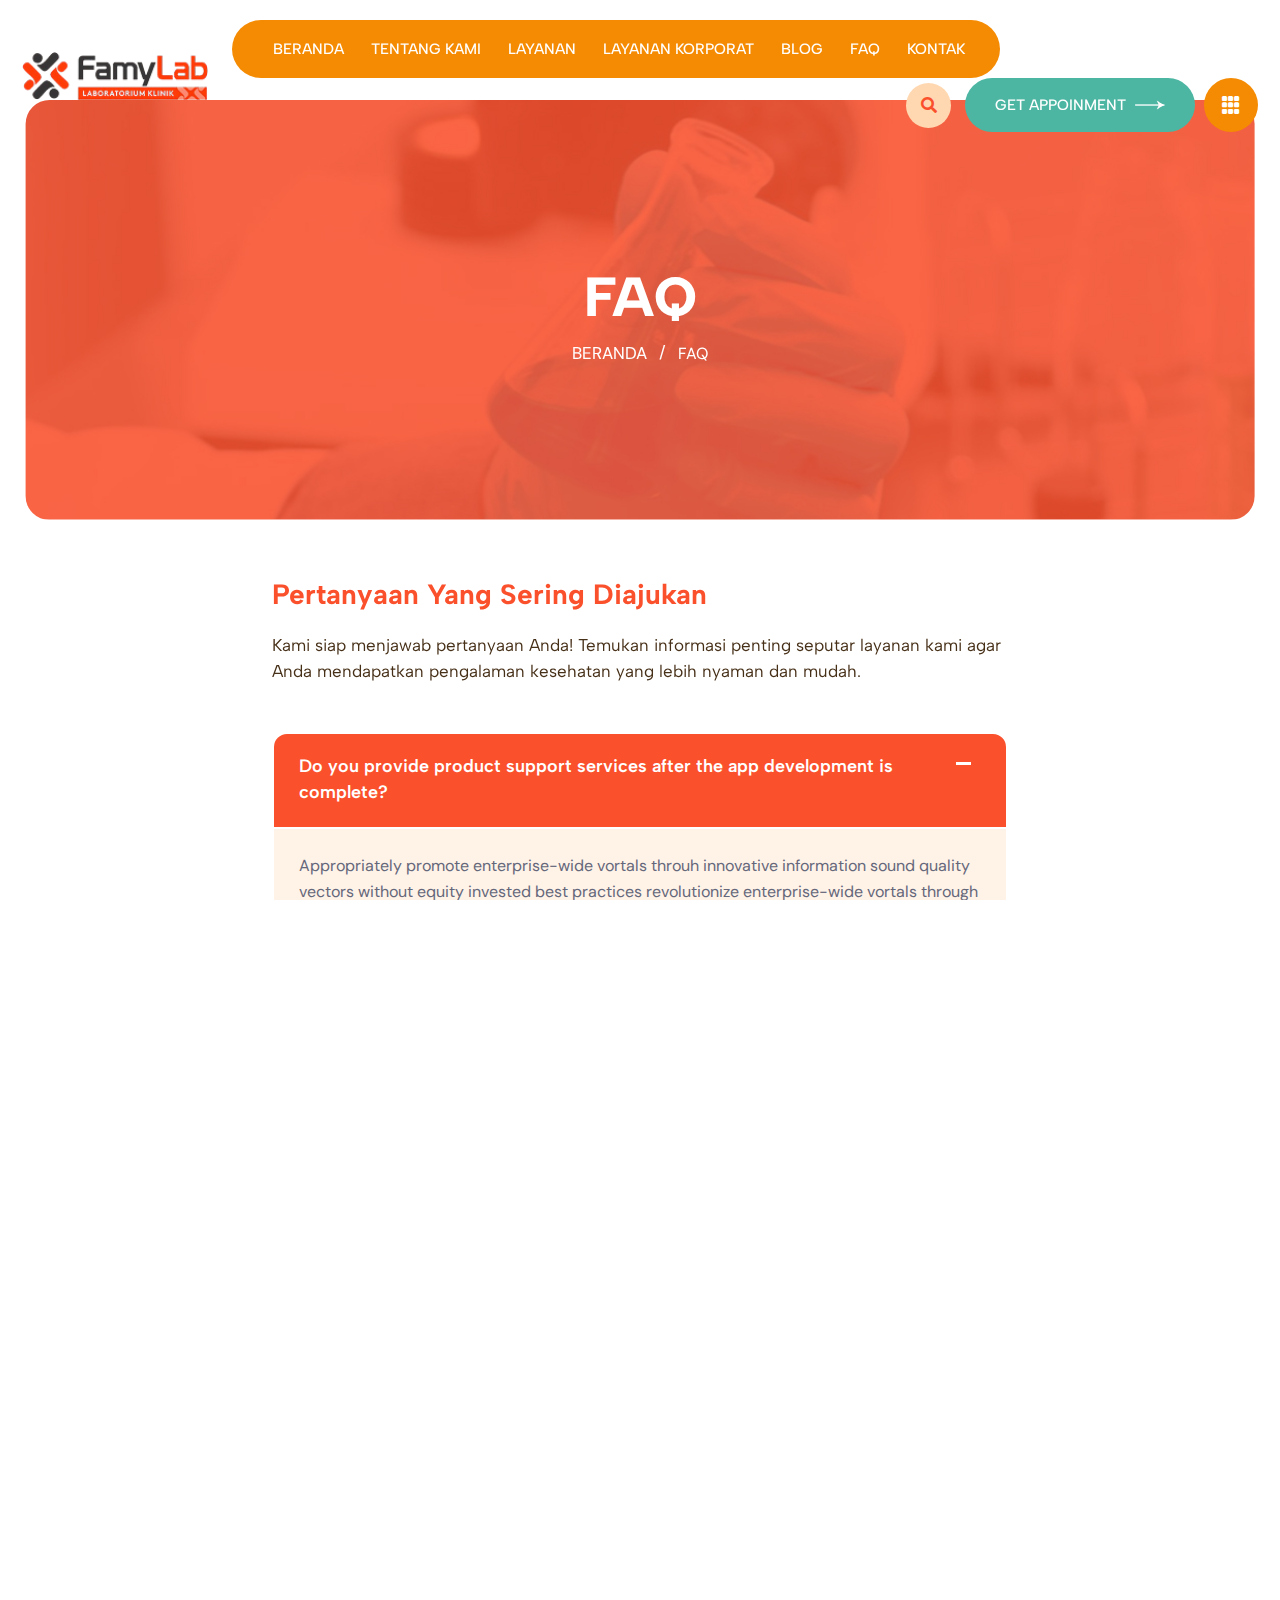
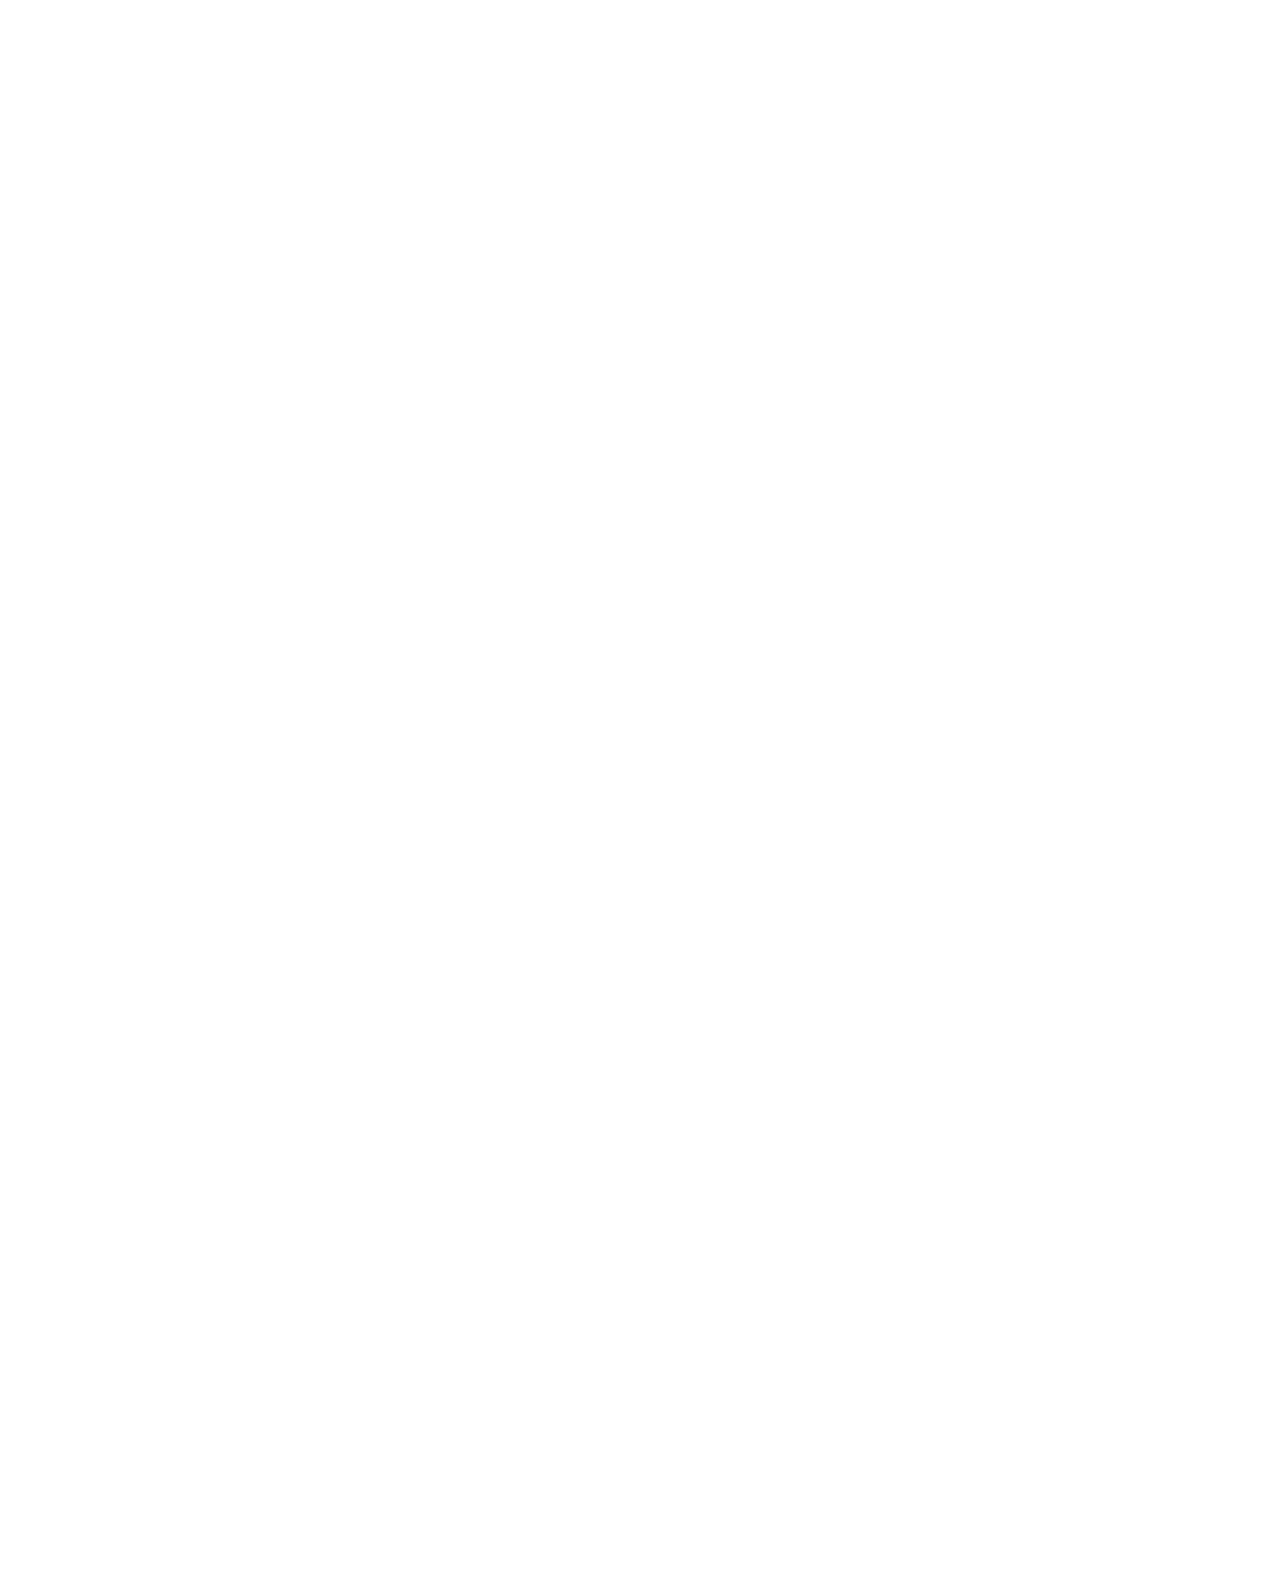
<file: faq.html>
<!DOCTYPE html>
<html lang="en-US">
  <head>
    <meta charset="UTF-8" />
    <meta http-equiv="x-ua-compatible" content="ie=edge" />
    <title>Famylabs</title>
    <meta name="description" content="" />
    <meta name="viewport" content="width=device-width, initial-scale=1" />
    <!-- Favicon -->
    <link rel="icon" type="image/png" sizes="56x56" href="assets/images/fav-icon/icon.png"/>
    <!-- bootstrap CSS -->
    <link rel="stylesheet" href="assets/css/bootstrap.min.css" type="text/css" media="all"/>

    <!-- font-awesome CSS -->
    <link rel="stylesheet" href="assets/css/all.min.css" type="text/css" media="all"/>
    <!-- font-flaticon CSS -->
    <link rel="stylesheet" href="assets/css/flaticon.css" type="text/css" media="all"/>
    <!-- theme-default CSS -->
    <link rel="stylesheet" href="assets/css/theme-default.css" type="text/css" media="all"/>
    <!-- meanmenu CSS -->
    <link rel="stylesheet" href="assets/css/meanmenu.min.css" type="text/css" media="all"/>
    <!-- venobox CSS -->
    <link rel="stylesheet" href="venobox/venobox.css" type="text/css" media="all"/>
    <!-- bootstrap icons -->
    <link rel="stylesheet" href="assets/css/bootstrap-icons.css" type="text/css" media="all"/>
    <!-- Main Style CSS -->
     <link rel="stylesheet" href="assets/css/owl.carousel.min.css">
    <link rel="stylesheet" href="assets/css/style.css" type="text/css" media="all"/>
    <link rel="stylesheet" href="assets/css/odometer-theme-default.css" />
    <!-- responsive CSS -->
    <link rel="stylesheet" href="assets/css/responsive.css" type="text/css" media="all"/>
    <link rel="stylesheet" href="assets/css/swiper.min.css" />
    <!-- modernizr js -->
    <script src="assets/js/vendor/modernizr-3.5.0.min.js"></script>
    <link href="https://fonts.cdnfonts.com/css/clash-display" rel="stylesheet"/>
    <link rel="stylesheet" href="assets/css/aos.css" />
  </head>
  <body>
    <!-- loder -->
    <div class="loader-wrapper">
      <div class="loader"></div>
      <div class="loder-section left-section"></div>
      <div class="loder-section right-section"></div>
    </div>

    <!-- Curser Pointer -->
    <div class="cursor"></div>
    <div class="cursor2"></div>

    <!--==================================================-->
    <!-- Start mediic Main Menu  -->
    <!--==================================================-->
    <div id="sticky-header" class="mediic_nav_manu">
      <div class="container-fluid">
        <div class="row align-items-center">
          <div class="col-lg-2">
            <div class="logo cursor-scale small">
              <a class="logo_img" href="index.html" title="famylabs">
                <img src="assets/images/famylabs/famylabs-logo.png" alt="logo" />
              </a>
              <a class="main_sticky" href="index.html" title="famylabs">
                <img src="assets/images/famylabs/famylabs-logo.png" alt="logo" />
              </a>
            </div>
          </div>
          <div class="col-lg-10">
            <nav class="mediic_menu">
              <ul class="nav_scroll">
                <li><a class="mdy-hover cursor-scale small" href="#">Beranda</a></li>
                <li><a class="mdy-hover cursor-scale small" href="tentang.html">Tentang Kami</a></li>
                <li><a class="mdy-hover cursor-scale small" href="layanan.html">Layanan</a></li>
                <li><a class="mdy-hover cursor-scale small" href="layanan-korporat.html">Layanan Korporat</a></li>
                <li><a class="mdy-hover cursor-scale small" href="blog">Blog</a></li>
                <li><a class="mdy-hover cursor-scale small" href="faq.html">FAQ</a></li>
                <li><a class="mdy-hover cursor-scale small" href="kontak.html">Kontak</a></li>
              </ul>
              <div class="mediic-right-side cursor-scale small">
                <!-- mediic Search -->
                <div class="search-box-btn search-box-outer">
                  <i class="fa-solid fa-magnifying-glass"></i>
                </div>
                <!-- header button -->
                <div class="header-button">
                  <a href="appointment.html">
                    Get Appoinment
                    <img src="assets/images/resource/arrow.png" alt="" />
                    <div class="mediic-hover-btn hover-btn"></div>
                    <div class="mediic-hover-btn hover-btn2"></div>
                    <div class="mediic-hover-btn hover-btn3"></div>
                    <div class="mediic-hover-btn hover-btn4"></div>
                  </a>
                </div>
                <div class="sidebar">
                  <div class="nav-btn navSidebar-button">
                    <span><i class="bi bi-grid-3x3-gap-fill"></i></span>
                  </div>
                </div>
              </div>
            </nav>
          </div>
        </div>
      </div>
    </div>

    <!-- mediic Mobile Menu  -->
    <div class="mobile-menu-area sticky d-sm-block d-md-block d-lg-none">
      <div class="mobile-menu">
        <nav class="mediic_menu">
          <ul class="nav_scroll">
            <li><a class="mdy-hover cursor-scale small" href="#">Beranda</a></li>
            <li><a class="mdy-hover cursor-scale small" href="tentang.html">Tentang Kami</a></li>
            <li><a class="mdy-hover cursor-scale small" href="layanan.html">Layanan</a></li>
            <li><a class="mdy-hover cursor-scale small" href="layanan-korporat.html">Layanan Korporat</a></li>
            <li><a class="mdy-hover cursor-scale small" href="blog">Blog</a></li>
            <li><a class="mdy-hover cursor-scale small" href="faq.html">FAQ</a></li>
            <li><a class="mdy-hover cursor-scale small" href="kontak.html">Kontak</a></li>
          </ul>
        </nav>
      </div>
    </div>
    <!--==================================================-->
    <!-- End mediic Main Menu  -->
    <!--==================================================-->

    <div id="smooth-wrapper">
      <div id="smooth-content">
        <!--==================================================-->
        <!-- Start mediic Breatcome Section  -->
        <!--==================================================-->

        <div class="breatcome-section d-flex align-items-center">
            <div class="container">
              <div class="row">
                <div class="col-lg-12">
                  <div class="breatcome-content text-center">
                    <h1 class="cursor-scale">FAQ</h1>
                    <ul class="breatcome-item">
                      <li>
                        <a class="cursor-scale small" href="index.html">
                          BERANDA
                        </a>
                      </li>
                      <li>FAQ</li>
                    </ul>
                  </div>
                </div>
              </div>
            </div>
          </div>
          <!--==================================================-->
          <!-- End mediic Breatcome Section  -->
          <!--==================================================-->
  
          <div class="faq-section upp mt-5">
            <div class="container">
              <div class="row justify-content-center">
                <div class="col-lg-8">
                  <!-- Start Accordion -->
                  <div class="tab_container">
                    <div class="accordion-content" data-aos="zoom-in-right">
                      <h2>Pertanyaan Yang Sering Diajukan</h2>
                      <p>Kami siap menjawab pertanyaan Anda! Temukan informasi penting seputar layanan kami agar Anda mendapatkan pengalaman kesehatan yang lebih nyaman dan mudah.</p>
                    </div>
                    <div id="tab3" class="tab_content" data-aos="zoom-in-left">
                      <ul class="accordion style-2 upp">
                        <li>
                          <a>
                            <span> </span> Do you provide product support services
                            after the app development is complete?
                          </a>
                          <p class="color" style="color: #65677a">
                            Appropriately promote enterprise-wide vortals throuh
                            innovative information sound quality vectors without
                            equity invested best practices revolutionize
                            enterprise-wide vortals through innovative evolve go
                            forward markets whereas synergistic
                            applicationsapplications.
                          </p>
                        </li>
                        <li>
                          <a>
                            <span> </span>What is the budget generally needed? How do
                            you estimate the cost of a software project?</a
                          >
                          <p class="color" style="color: #65677a">
                            Appropriately promote enterprise-wide vortals throuh
                            innovative information sound quality vectors without
                            equity invested best practices revolutionize
                            enterprise-wide vortals through innovative evolve go
                            forward markets whereas synergistic applications
                          </p>
                        </li>
                        <li>
                          <a>
                            <span> </span> I’m not sure what kind of application
                            development services I need. What should I do?
                          </a>
                          <p class="color" style="color: #65677a">
                            Appropriately promote enterprise-wide vortals throuh
                            innovative information sound quality vectors without
                            equity invested best practices revolutionize
                            enterprise-wide vortals through innovative evolve go
                            forward markets whereas synergistic applications
                          </p>
                        </li>
                      </ul>
                    </div>
                  </div>
                  <!-- End Accordion -->
                </div>
              </div>
            </div>
          </div>
          
        <!--==================================================-->
        <!-- Start mediic Appoinment Section  -->
        <!--==================================================-->
        <div class="appoinment-section">
            <div class="container">
              <div class="row">
                <div class="col-lg-12">
                  <div class="mediic-section-title cursor-scale text-center" data-aos="flip-left">
                    <h1>Jadwalkan Kunjungan</h1>
                  </div>
                </div>
              </div>
            </div>
          </div>
          <div class="mediic-appoinment">
            <div class="container">
              <div class="row appoinment align-items-center">
                <div class="col-lg-6"></div>
                <div class="col-lg-6" data-aos="zoom-in-left">
                  <div class="mediic-section-title2 cursor-scale small">
                    <h4>KIRIM PESAN</h4>
                    <h3>
                      Hubungi Kami
                    </h3>
                  </div>
                  <div class="contact-form-box">
                    <form action="https://formspree.io/f/myyleorq" method="POST" id="dreamit-form">
                      <div class="row">
                        <div class="col-lg-6 col-md-6">
                          <div class="form-box">
                            <input type="text" name="name" placeholder="Nama*" required=""/>
                          </div>
                        </div>
                        <div class="col-lg-6 col-md-6">
                          <div class="form-box">
                            <input type="text" name="email" placeholder="E-Mail*" required=""/>
                          </div>
                        </div>
                        <div class="col-lg-6 col-md-6">
                          <div class="form-box">
                            <input type="text" name="subject" placeholder="Subject*" required=""/>
                          </div>
                        </div>
                        <div class="col-lg-6 col-md-6">
                          <div class="form-box">
                            <input type="text" name="subject" placeholder="No. HP" required=""/>
                          </div>
                        </div>
                        <div class="col-lg-12">
                          <div class="form-box">
                            <textarea name="massage" id="massage" placeholder="Tulis Pesan Anda..." required=""></textarea>
                          </div>
                        </div>
                        <div class="col-lg-12 col-md-6">
                          <div class="submit-button cursor-scale small">
                            <button class="submit-btn">
                              KIRIM <i class="bi bi-arrow-return-right"></i>
                            </button>
                          </div>
                        </div>
                      </div>
                    </form>
                  </div>
                </div>
              </div>
            </div>
          </div>
          <!--==================================================-->
          <!-- End mediic Appoinment Section  -->
          <!--==================================================-->
        <!--==================================================-->
        <!-- Start mediic Subscribe Section -->
        <!--==================================================-->

        <div class="mediic-subscribe">
          <div class="container">
            <div class="row align-items-center">
              <div class="col-lg-7">
                <div class="subscribe-content" data-aos="fade-up">
                  <div class="subscribe-icon cursor-scale">
                    <img src="assets/images/resource/bag.png" alt="" />
                  </div>
                  <div class="subscribe-title">
                    <h1 class="cursor-scale small">
                      FamyLab: Klinik Kesehatan Modern dengan Layanan Lengkap untuk Kesejahteraan Anda
                    </h1>
                  </div>
                </div>
              </div>
              <div class="col-lg-5">
                <div class="mediic-button text-right cursor-scale small" data-aos="fade-down">
                  <a href="contact.html" class="mediic-btn">
                    Hubungi Kami
                    <i class="bi bi-arrow-return-right"></i>
                  </a>
                </div>
              </div>
            </div>
          </div>
        </div>

        <!--==================================================-->
        <!-- End mediic Subscribe Section -->
        <!--==================================================-->

        <!--==================================================-->
        <!-- Start mediic Footer Section -->
        <!--==================================================-->
        <div class="footer-section">
          <div class="container">
            <div class="row">
              <div class="col-lg-5 col-md-6">
                <div class="widget widgets-company-info" data-aos="zoom-in-right">
                  <div class="company-logo cursor-scale small">
                    <a href="index.html"
                      ><img src="assets/images/famylabs/famylabs-logo-white.png" alt="logo"
                    /></a>
                  </div>
                  <div class="company-info-desc">
                    <p>
                      Completely promote interdependent systems for Latest
                      update news this Medical.
                    </p>
                  </div>
                  <form>
                    <div class="subscribe_form">
                      <input
                        type="email"
                        name="email"
                        placeholder="Enter Your E-Mail"
                      />
                      <button type="submit" class="submits-btn">
                        <i class="bi bi-send-check"></i>
                      </button>
                    </div>
                    <div class="subscribe_form_send"></div>
                    <label class="widget-check">
                      <input type="checkbox" />
                      Agree Terms and Condition
                      <span class="checkmark"></span>
                    </label>
                  </form>
                </div>
              </div>
              <div class="col-lg-2 col-md-6">
                <div class="widget widget-nav-menu" data-aos="zoom-out-up">
                  <h4 class="widget-title">Perusahaan</h4>
                  <div class="menu-quick-link-content">
                    <ul class="footer-menu cursor-scale small">
                      <li><a href="index.html"> Home </a></li>
                      <li><a href="about.html"> Tentang Kami </a></li>
                      <li><a href="service.html"> Layanan </a></li>
                      <li><a href="blog-details.html"> Blog </a></li>
                      <li><a href="contact.html"> Hubungi Kami </a></li>
                    </ul>
                  </div>
                </div>
              </div>
              <div class="col-lg-2 col-md-6">
                <div class="widget widget-nav-menu" data-aos="zoom-out">
                  <h4 class="widget-title">Tautan Lainnya</h4>
                  <div class="menu-quick-link-content">
                    <ul class="footer-menu cursor-scale small">
                      <li><a href="#"> Partner </a></li>
                      <li><a href="testimonial.html"> Testimonial </a></li>
                      <li><a href="appointment.html"> Jadwalkan Kunjungan </a></li>
                      <li><a href="#"> Privasi </a></li>
                      <li><a href="faq.html"> FAQ </a></li>
                    </ul>
                  </div>
                </div>
              </div>
              <div class="col-lg-3 col-md-6">
                <div class="mediic-address" data-aos="zoom-in-left">
                  <h4 class="widget-title">Alamat</h4>
                  <div class="footer-mediic-contact">
                    <div class="place-location">
                      <p class="text-lightorange">102/ B Street, New Elephant Road, Sandigo, USA</p>
                    </div>
                    <div class="mediic-info">
                      <h5>Email</h5>
                      <p class="text-lightorange">example@gmail.com</p>
                    </div>
                    <div class="mediic-info">
                      <h5>No. Telepon</h5>
                      <p class="text-lightorange">+123 (4567) - 890</p>
                    </div>
                  </div>
                </div>
              </div>
            </div>
            <div class="row footer-btm d-flex align-items-center">
              <div class="col-lg-6 col-md-6">
                <div class="mediic-social-icon cursor-scale small">
                  <a href="#">
                    <i class="fab fa-facebook-f"></i>
                  </a>
                  <a href="#">
                    <i class="fa-brands fa-linkedin-in"> </i>
                  </a>
                  <a href="#">
                    <i class="bi bi-twitter"></i>
                  </a>
                  <a href="#">
                    <i class="fab fa-pinterest-p"></i>
                  </a>
                </div>
              </div>
              <div class="col-lg-6 col-md-6">
                <div class="mediic-company-desc text-right">
                  <p class="text-lightorange">
                    FamyLabs ©2024 - All Rights Reserved
                  </p>
                </div>
              </div>
            </div>
          </div>
        </div>
        <!--==================================================-->
        <!-- End mediic Footer Section -->
        <!--==================================================-->

        <!--==================================================-->
        <!-- Start Search Popup Area -->
        <!--==================================================-->
        <div class="search-popup">
          <button class="close-search style-two">
            <span class="flaticon-multiply"
              ><i class="far fa-times-circle"></i
            ></span>
          </button>
          <button class="close-search"><i class="fas fa-arrow-up"></i></button>
          <form method="post" action="#">
            <div class="form-group">
              <input
                type="search"
                name="search-field"
                value=""
                placeholder="Search Here"
                required=""
              />
              <button type="submit"><i class="fa fa-search"></i></button>
            </div>
          </form>
        </div>
        <!--==================================================-->
        <!-- Start Search Popup Area -->
        <!--==================================================-->

        <!--==================================================-->
        <!-- Sidebar Cart Item -->
        <!--==================================================-->
        <div class="xs-sidebar-group info-group">
          <div class="xs-overlay xs-bg-black"></div>
          <div class="xs-sidebar-widget">
            <div class="sidebar-widget-container">
              <div class="widget-heading">
                <a href="#" class="close-side-widget">
                  <i class="far fa-times-circle"></i>
                </a>
              </div>
              <div class="sidebar-textwidget">
                <!-- Sidebar Info Content -->
                <div class="sidebar-info-contents">
                  <div class="content-inner2">
                    <div class="nav-logo">
                      <a href="index.html"
                        ><img src="assets/images/logo2.png" alt=""
                      /></a>
                    </div>
                    <div class="row padding-two">
                      <div class="col-lg-6 padding-0 pl-0 pr-0">
                        <div class="content-thumb-box">
                          <img src="assets/images/resource/blog6.jpg" alt="" />
                        </div>
                      </div>
                      <div class="col-lg-6 padding-0 pl-0 pr-0">
                        <div class="content-thumb-box">
                          <img src="assets/images/resource/blog5.jpg" alt="" />
                        </div>
                      </div>
                      <div class="col-lg-6 padding-0 pl-0 pr-0">
                        <div class="content-thumb-box">
                          <img src="assets/images/resource/blog4.jpg" alt="" />
                        </div>
                      </div>
                      <div class="col-lg-6 padding-0 pl-0 pr-0">
                        <div class="content-thumb-box">
                          <img src="assets/images/resource/blog3.jpg" alt="" />
                        </div>
                      </div>
                    </div>
                    <div class="contact-info">
                      <h2>Contact Info</h2>
                      <ul class="list-style-one">
                        <li>
                          <span><i class="bi bi-envelope"></i></span>Chicago 12,
                          Melborne City, USA
                        </li>
                        <li>
                          <span><i class="bi bi-telephone-forward"></i></span
                          >(+001) 123-456-7890
                        </li>
                        <li>
                          <span><i class="bi bi-geo-alt"></i></span>Example.com
                        </li>
                        <li>
                          <span><i class="bi bi-clock"></i></span>Week Days:
                          09.00 to 18.00 Sunday: Closed
                        </li>
                      </ul>
                    </div>
                    <!-- Social Box -->
                    <ul class="social-box">
                      <li class="facebook">
                        <a href="#" class="fab fa-facebook-f"></a>
                      </li>
                      <li class="twitter">
                        <a href="#" class="fab fa-instagram"></a>
                      </li>
                      <li class="linkedin">
                        <a href="#" class="fab fa-twitter"></a>
                      </li>
                      <li class="instagram">
                        <a href="#" class="fab fa-pinterest-p"></a>
                      </li>
                      <li class="youtube">
                        <a href="#" class="fab fa-linkedin-in"></a>
                      </li>
                    </ul>
                  </div>
                </div>
              </div>
            </div>
          </div>
        </div>

        <!--==================================================-->
        <!-- End Sidebar section Area -->
        <!--==================================================-->
      </div>
    </div>

    <!--==================================================-->
    <!-- Start scrollup section Area -->
    <!--==================================================-->
    <div id="progress" class="progress hide">
      <div id="progress-value"></div>
    </div>
    <!--==================================================-->
    <!-- Start scrollup section Area -->
    <!--==================================================-->


    <script src="assets/js/swiper.min.js"></script>
    <script src="assets/js/gsap.min.js"></script>

    <script src="assets/js/ScrollSmoother.min.js"></script>

    <script src="assets/js/ScrollToPlugin.min.js"></script>

    <script src="assets/js/ScrollTrigger.min.js"></script>

    <script src="assets/js/aos.js"></script>

    <script src="assets/js/vendor/jquery-3.6.2.min.js"></script>

    <script src="assets/js/odometer.min.js"></script>

    <script src="assets/js/bootstrap.min.js"></script>

    <script src="assets/js/imagesloaded.pkgd.min.js"></script>

    <script src="venobox/venobox.js"></script>

    <script src="venobox/venobox.min.js"></script>

    <script src="assets/js/jquery.meanmenu.js"></script>

    <script src="assets/js/jquery.scrollUp.js"></script>

    <script src="assets/js/appear.js"></script>

    <script src="assets/js/jquery.barfiller.js"></script>

    <script src="assets/js/owl.carousel.min.js"></script>

    <script src="assets/js/theme.js"></script>

    <script src="assets/js/my.js"></script>

    <script>
      $(document).ready(function(){
        $(".service-list").owlCarousel({
      loop: true,
      autoplay: false,
      autoplayTimeout: 3500,
      smartSpeed: 2000,
      margin: 30,
      dots: false,
      center: false,
      nav: true,
      navText: [
        "<i class='fa-solid fa-chevron-left''></i>",
        "<i class='fa-solid fa-chevron-right''></i>",
      ],
      responsive: {
        0: {
          items: 1,
        },

        768: {
          items: 2,
        },
        992: {
          items: 2,
        },
        1200: {
          items: 3,
        },
        1500: {
          items: 4,
        },
        1920: {
          items: 4,
        },
      },
    });
      });
    </script>
  </body>
</html>
</file>
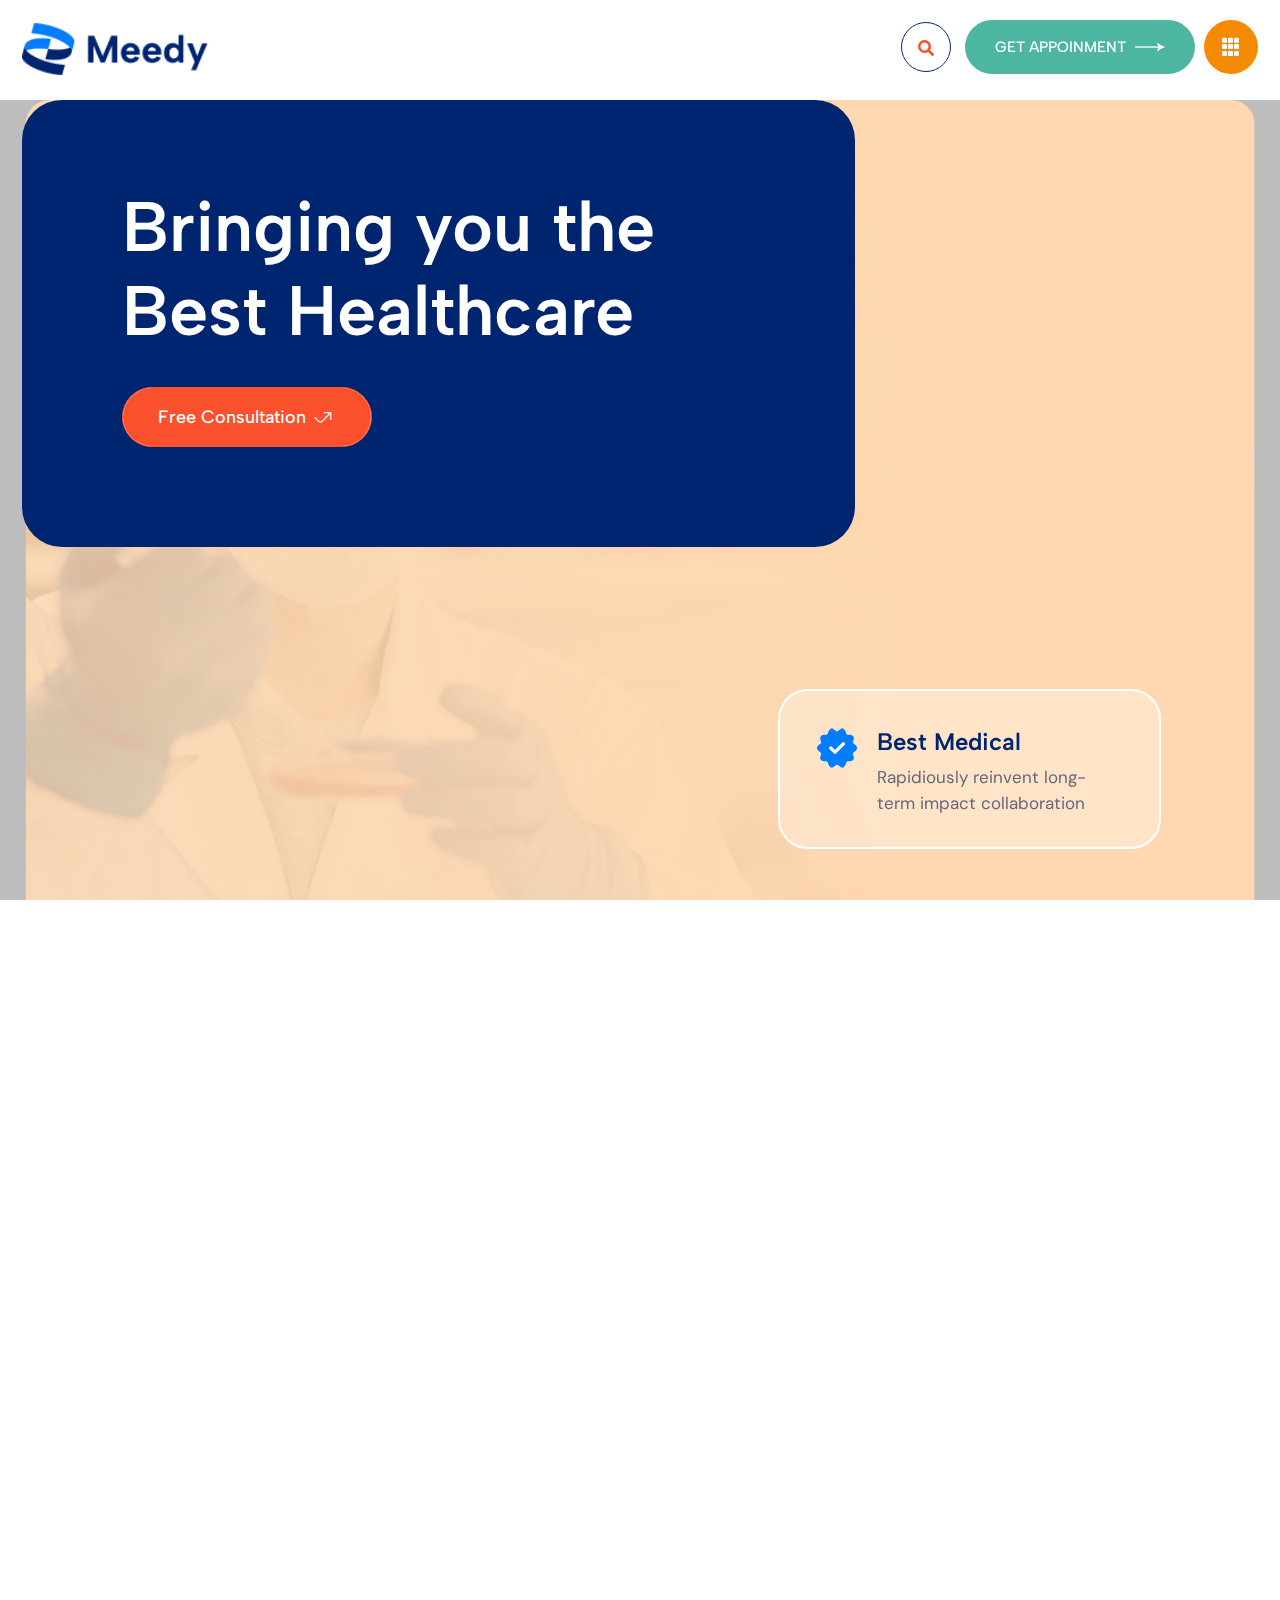
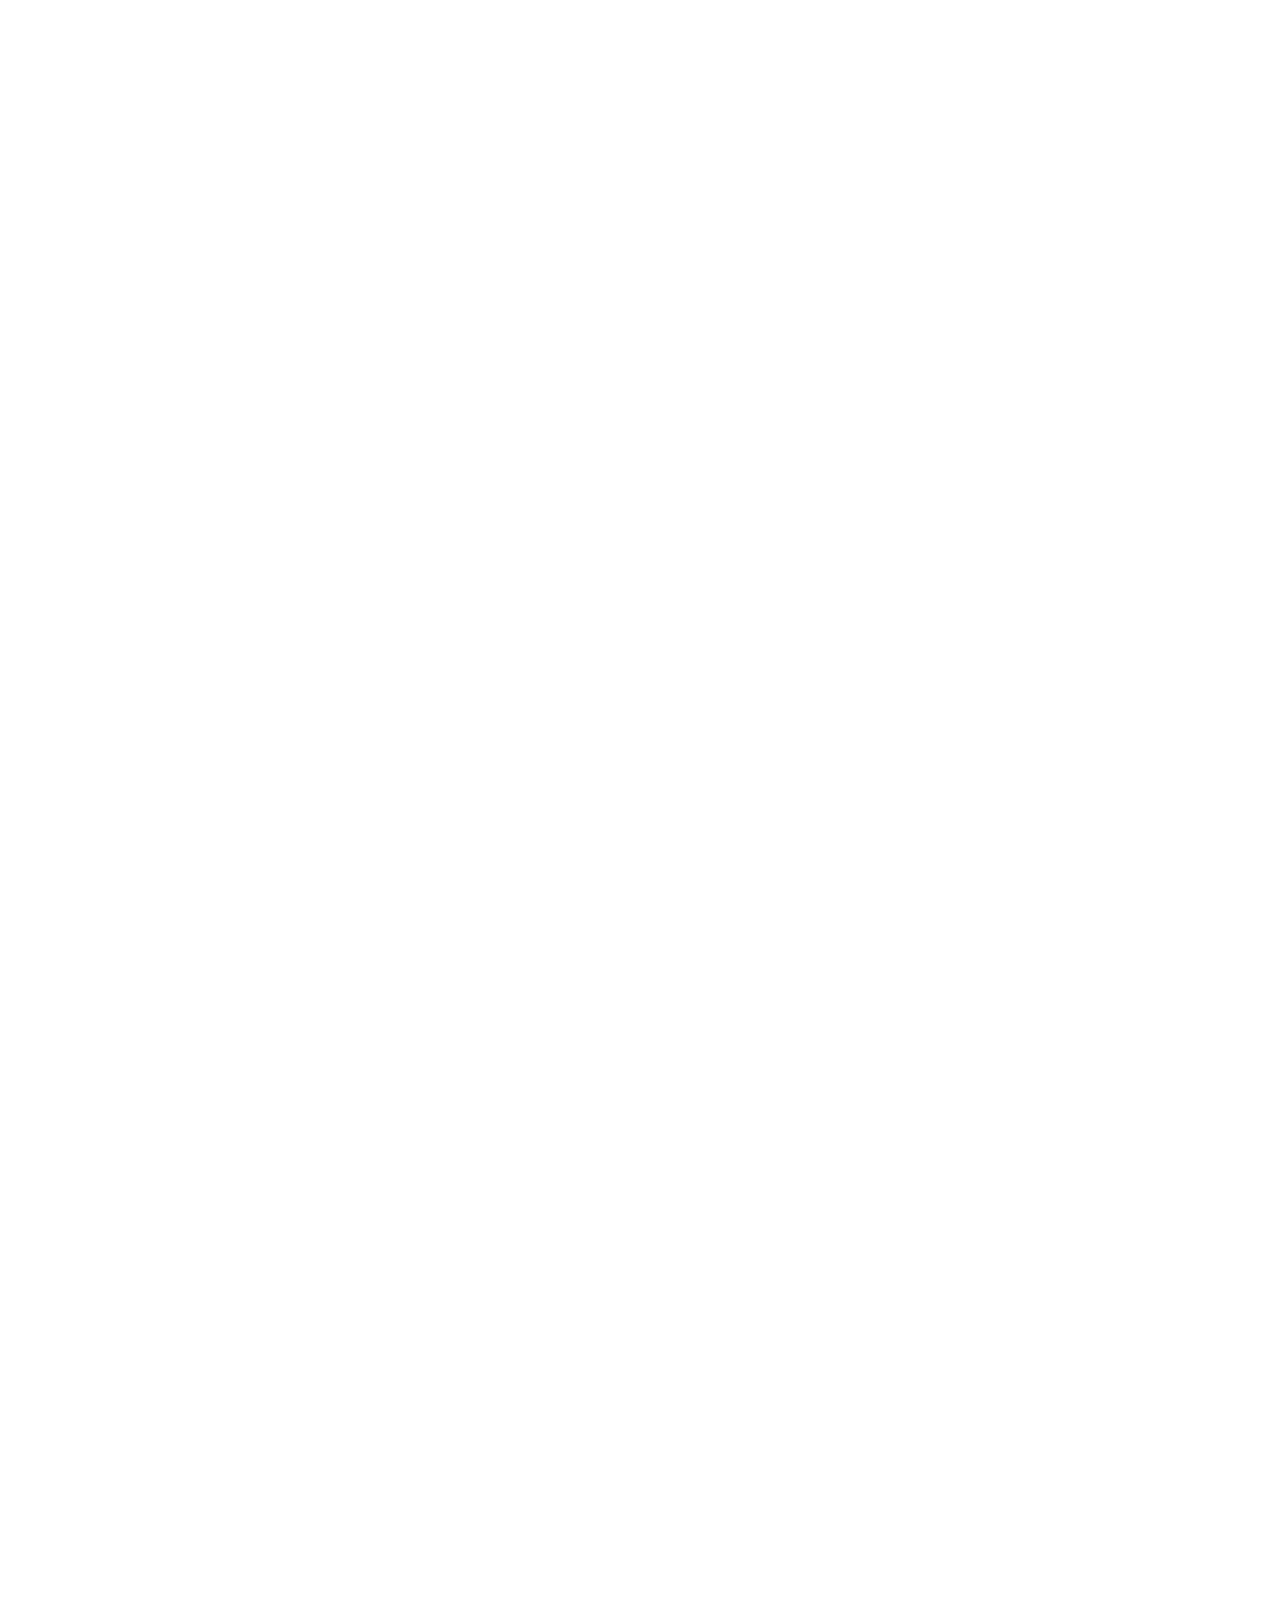
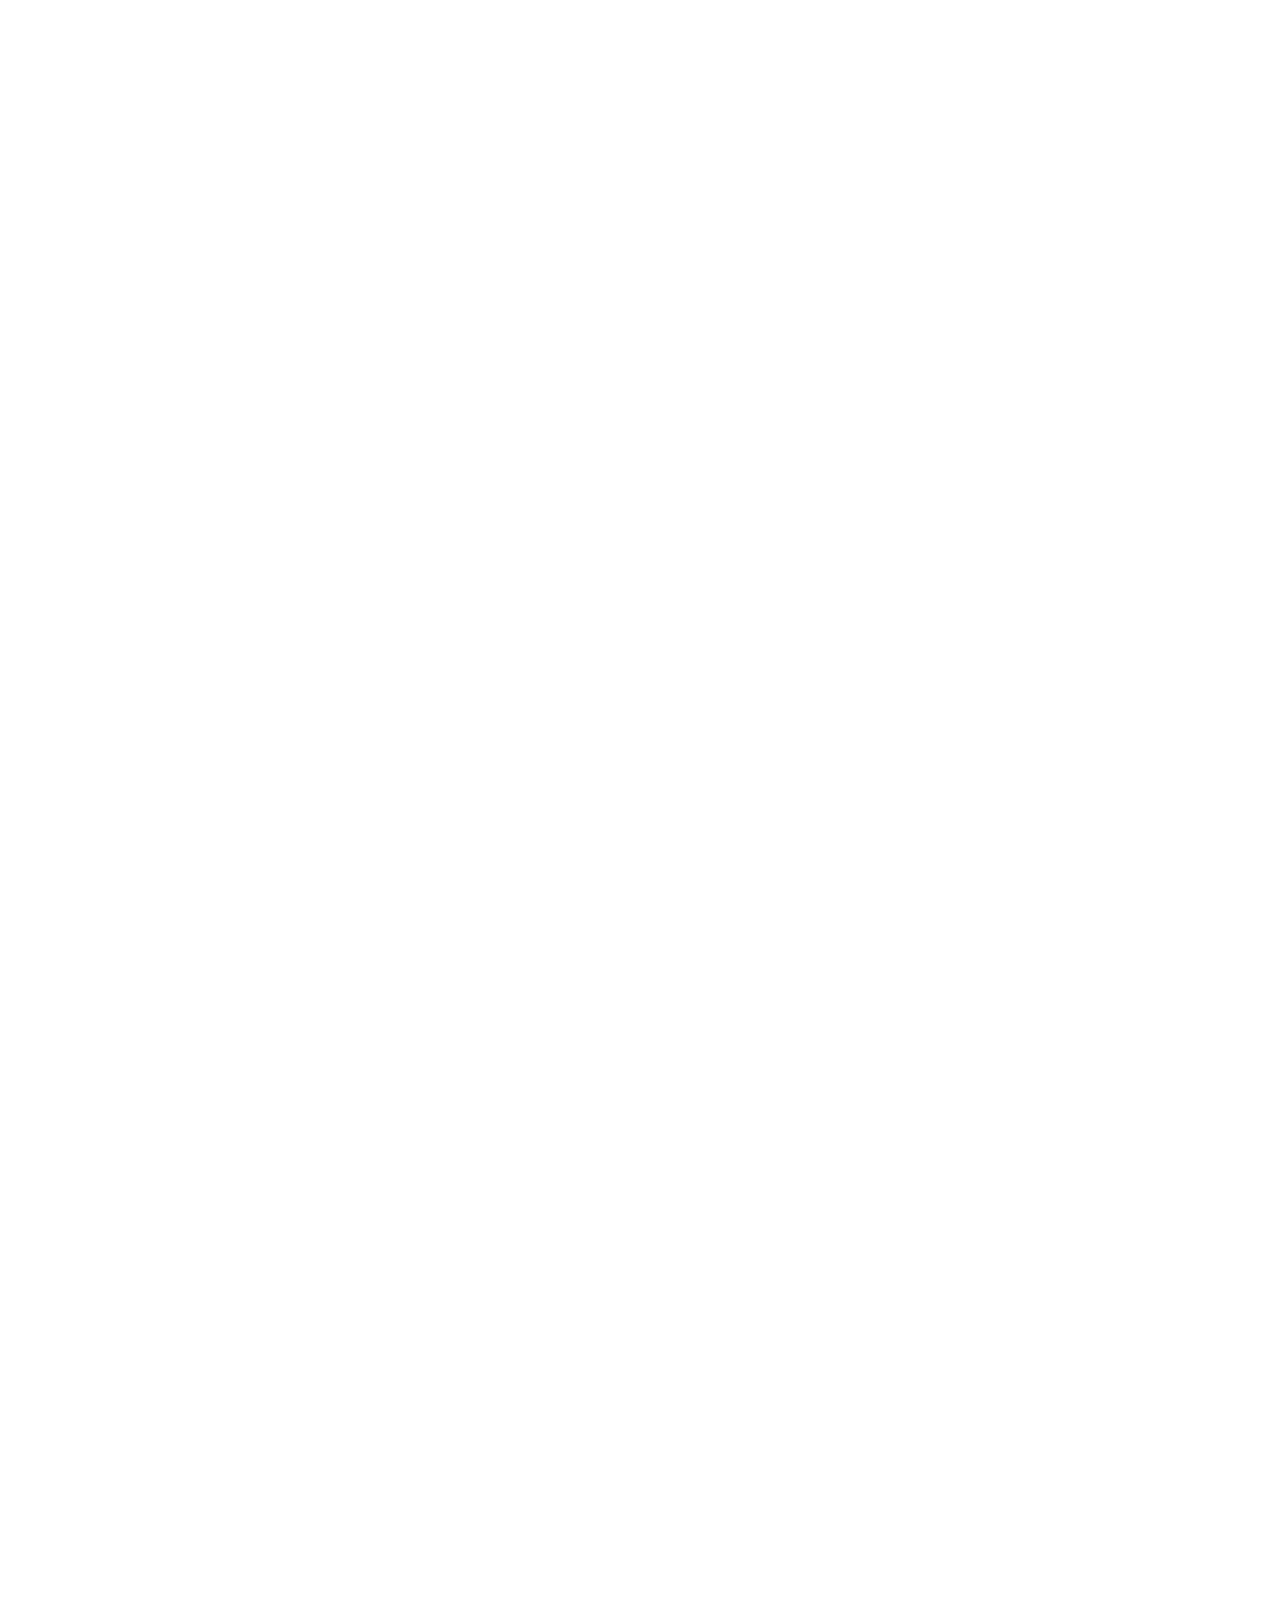
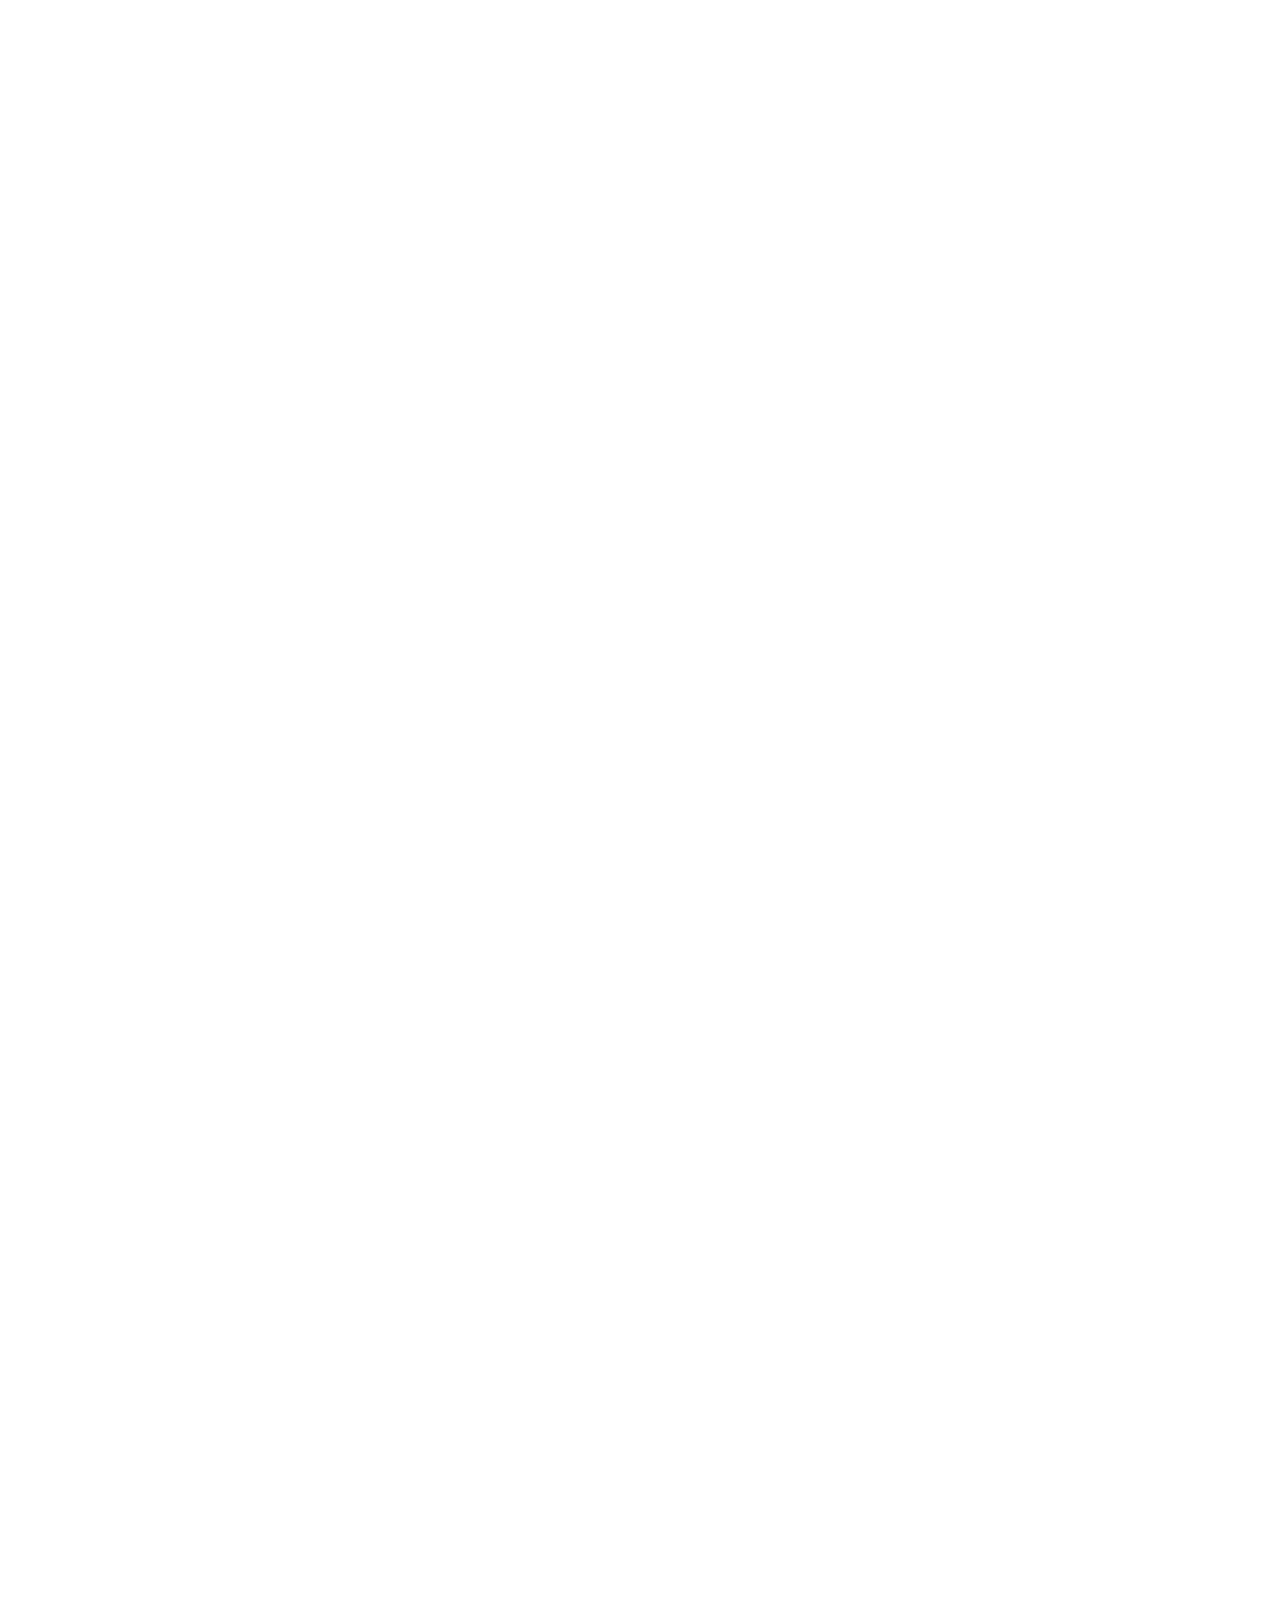
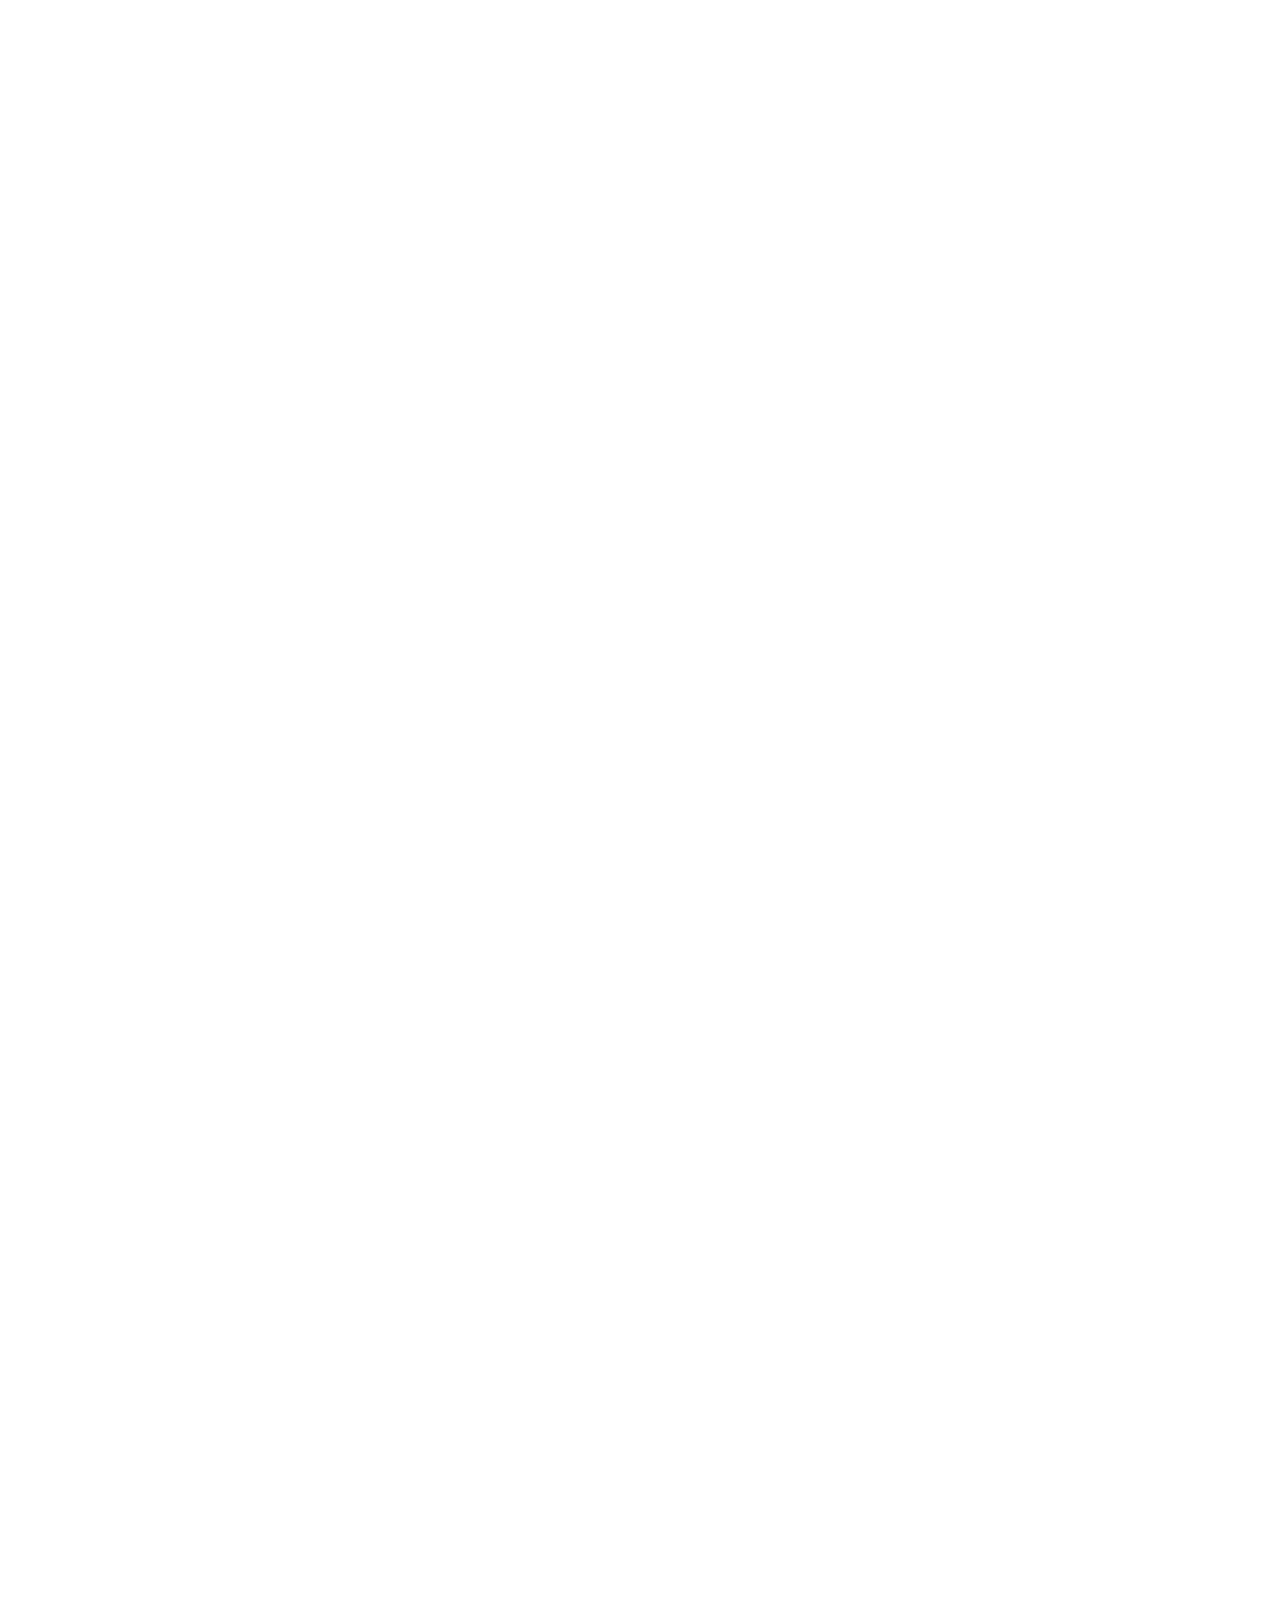
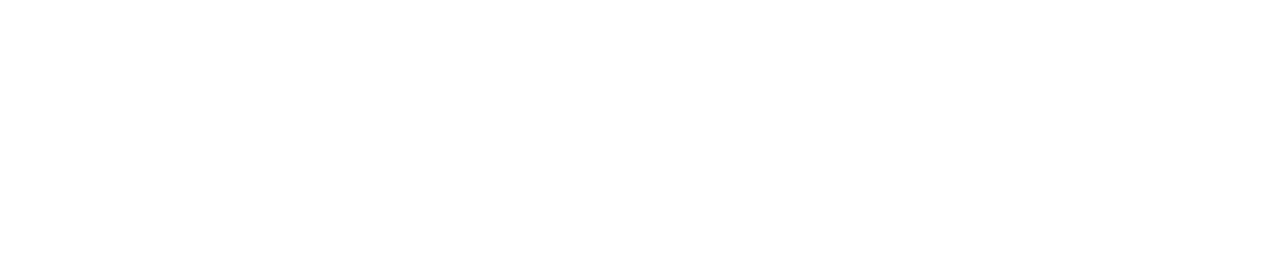
<file: index-2.html>
<!DOCTYPE html>
<html lang="en-US">
  <head>
    <meta charset="UTF-8" />
    <meta http-equiv="x-ua-compatible" content="ie=edge" />
    <title>mediic - Health Care Doctor HTML5 Template</title>
    <meta name="description" content="" />
    <meta name="viewport" content="width=device-width, initial-scale=1" />
    <!-- Favicon -->
    <link
      rel="icon"
      type="image/png"
      sizes="56x56"
      href="assets/images/fav-icon/icon.png"
    />
    <!-- bootstrap CSS -->
    <link
      rel="stylesheet"
      href="assets/css/bootstrap.min.css"
      type="text/css"
      media="all"
    />
    <!-- carousel CSS -->
    <link
      rel="stylesheet"
      href="assets/css/owl.carousel.min.css"
      type="text/css"
      media="all"
    />
    <!-- font-awesome CSS -->
    <link
      rel="stylesheet"
      href="assets/css/all.min.css"
      type="text/css"
      media="all"
    />
    <!-- font-flaticon CSS -->
    <link
      rel="stylesheet"
      href="assets/css/flaticon.css"
      type="text/css"
      media="all"
    />
    <!-- theme-default CSS -->
    <link
      rel="stylesheet"
      href="assets/css/theme-default.css"
      type="text/css"
      media="all"
    />
    <!-- meanmenu CSS -->
    <link
      rel="stylesheet"
      href="assets/css/meanmenu.min.css"
      type="text/css"
      media="all"
    />
    <!-- venobox CSS -->
    <link
      rel="stylesheet"
      href="venobox/venobox.css"
      type="text/css"
      media="all"
    />
    <!-- bootstrap icons -->
    <link
      rel="stylesheet"
      href="assets/css/bootstrap-icons.css"
      type="text/css"
      media="all"
    />
    <!-- Main Style CSS -->
    <link
      rel="stylesheet"
      href="assets/css/style.css"
      type="text/css"
      media="all"
    />
    <link rel="stylesheet" href="assets/css/odometer-theme-default.css" />
    <!-- responsive CSS -->
    <link
      rel="stylesheet"
      href="assets/css/responsive.css"
      type="text/css"
      media="all"
    />
    <link rel="stylesheet" href="assets/css/swiper.min.css" />

    <script src="assets/js/swiper.min.js"></script>

    <!-- modernizr js -->
    <script src="assets/js/vendor/modernizr-3.5.0.min.js"></script>
    <link
      href="https://fonts.cdnfonts.com/css/clash-display"
      rel="stylesheet"
    />

    <link rel="stylesheet" href="assets/css/aos.css" />
  </head>
  <body>
    <!-- loder -->
    <div class="loader-wrapper">
      <div class="loader"></div>
      <div class="loder-section left-section"></div>
      <div class="loder-section right-section"></div>
    </div>

    <!-- Curser Pointer -->
    <div class="cursor"></div>
    <div class="cursor2"></div>

    <!--==================================================-->
    <!-- Start mediic Main Menu  -->
    <!--==================================================-->
    <div id="sticky-header" class="mediic_nav_manu style-2">
      <div class="container-fluid">
        <div class="row align-items-center">
          <div class="col-lg-2">
            <div class="logo cursor-scale small">
              <a class="logo_img" href="index.html" title="mediic">
                <img src="assets/images/logo.png" alt="logo" />
              </a>
              <a class="main_sticky" href="index.html" title="mediic">
                <img src="assets/images/logo2.png" alt="logo" />
              </a>
            </div>
          </div>
          <div class="col-lg-10">
            <nav class="mediic_menu">
              <ul class="nav_scroll">
                <li>
                  <a class="mdy-hover cursor-scale small" href="#">Home </a>
                  <ul class="sub-menu">
                    <li><a href="index.html">Home Page 01</a></li>
                    <li><a href="index-2.html">Home Page 02</a></li>
                  </ul>
                </li>
                <li>
                  <a class="mdy-hover cursor-scale small" href="about.html"
                    >About</a
                  >
                </li>
                <li>
                  <a class="mdy-hover cursor-scale small" href="#">Pages </a>
                  <ul class="sub-menu">
                    <li><a href="about.html">About Us</a></li>
                    <li><a href="service.html">Our Service</a></li>
                    <li><a href="team.html">Our Team</a></li>
                    <li><a href="team-details.html">Team Details</a></li>
                    <li><a href="project.html">Project</a></li>
                    <li><a href="project-details.html">Project Details</a></li>
                    <li><a href="appointment.html">Appointment</a></li>
                    <li><a href="testimonial.html">Testimonial</a></li>
                    <li><a href="404.html">404</a></li>
                    <li><a href="faq.html">Faqs</a></li>
                    <li><a href="contact.html">Contact Us</a></li>
                  </ul>
                </li>
                <li>
                  <a class="mdy-hover cursor-scale small" href="#">Services </a>
                  <ul class="sub-menu">
                    <li><a href="service.html">Our Service</a></li>
                    <li><a href="service-details.html">Service Details</a></li>
                  </ul>
                </li>
                <li>
                  <a class="mdy-hover cursor-scale small" href="#">Blog </a>
                  <ul class="sub-menu">
                    <li><a href="blog-grid.html">Blog Gird</a></li>
                    <li><a href="blog-list.html">Blog List</a></li>
                    <li><a href="blog-2colum.html">Blog 2Column</a></li>
                    <li><a href="blog-left-sidebar.html">Left Sidebar</a></li>
                    <li><a href="blog-details.html">Blog Details</a></li>
                  </ul>
                </li>
                <li>
                  <a class="mdy-hover cursor-scale small" href="contact.html"
                    >Contact Us</a
                  >
                </li>
              </ul>
              <div class="mediic-right-side cursor-scale small">
                <!-- mediic Search -->
                <div class="search-box-btn search-box-outer">
                  <i class="fa-solid fa-magnifying-glass"></i>
                </div>
                <!-- header button -->
                <div class="header-button">
                  <a href="appointment.html">
                    Get Appoinment
                    <img src="assets/images/resource/arrow.png" alt="" />
                    <div class="mediic-hover-btn hover-btn"></div>
                    <div class="mediic-hover-btn hover-btn2"></div>
                    <div class="mediic-hover-btn hover-btn3"></div>
                    <div class="mediic-hover-btn hover-btn4"></div>
                  </a>
                </div>
                <div class="sidebar">
                  <div class="nav-btn navSidebar-button">
                    <span><i class="bi bi-grid-3x3-gap-fill"></i></span>
                  </div>
                </div>
              </div>
            </nav>
          </div>
        </div>
      </div>
    </div>

    <!-- mediic Mobile Menu  -->
    <div class="mobile-menu-area sticky d-sm-block d-md-block d-lg-none">
      <div class="mobile-menu">
        <nav class="mediic_menu">
          <ul class="nav_scroll">
            <li>
              <a class="mdy-hover" href="#">Home </a>
              <ul class="sub-menu">
                <li><a href="index.html">Home Page 01</a></li>
                <li><a href="index-2.html">Home Page 02</a></li>
              </ul>
            </li>
            <li><a class="mdy-hover" href="about.html">About</a></li>
            <li>
              <a class="mdy-hover" href="#">Pages </a>
              <ul class="sub-menu">
                <li><a href="about.html">About Us</a></li>
                <li><a href="service.html">Our Service</a></li>
                <li><a href="team.html">Our Team</a></li>
                <li><a href="team-details.html">Team Details</a></li>
                <li><a href="project.html">Project</a></li>
                <li><a href="project-details.html">Project Details</a></li>
                <li><a href="appointment.html">Appointment</a></li>
                <li><a href="testimonial.html">Testimonial</a></li>
                <li><a href="404.html">404</a></li>
                <li><a href="faq.html">Faqs</a></li>
                <li><a href="contact.html">Contact Us</a></li>
              </ul>
            </li>
            <li>
              <a class="mdy-hover" href="#">Services </a>
              <ul class="sub-menu">
                <li><a href="service.html">Our Service</a></li>
                <li><a href="service-details.html">Service Details</a></li>
              </ul>
            </li>
            <li>
              <a class="mdy-hover" href="#">Blog </a>
              <ul class="sub-menu">
                <li><a href="blog-grid.html">Blog Gird</a></li>
                <li><a href="blog-list.html">Blog List</a></li>
                <li><a href="blog-2colum.html">Blog 2Column</a></li>
                <li><a href="blog-left-sidebar.html">Left Sidebar</a></li>
                <li><a href="blog-details.html">Blog Details</a></li>
              </ul>
            </li>
            <li><a class="mdy-hover" href="contact.html">Contact Us</a></li>
          </ul>
        </nav>
      </div>
    </div>
    <!--==================================================-->
    <!-- End mediic Main Menu  -->
    <!--==================================================-->

    <div id="smooth-wrapper">
      <div id="smooth-content">
        <!--==================================================-->
        <!-- Start mediic Hero Section  -->
        <!--==================================================-->

        <div class="hero-section hero2">
          <div class="container-fluid">
            <div class="row hero-bg">
              <div class="col-lg-12">
                <div class="hero-content2">
                  <div class="content-inner">
                    <h2 class="cursor-scale">Bringing you the</h2>
                    <h2 class="cursor-scale">Best Healthcare</h2>
                    <div class="mediic-btn cursor-scale small">
                      <a href="appointment.html">
                        Free Consultation
                        <i class="bi bi-arrow-return-right"></i
                      ></a>
                    </div>
                  </div>
                </div>
              </div>
              <div class="mediic-service-bx">
                <div class="mediic-service-inner-bx">
                  <div class="mediic-hero-icon cursor-scale small">
                    <img src="assets/images/slider/tick.png" alt="icon" />
                  </div>
                  <div class="mediic-hero-content">
                    <h4 class="cursor-scale small">Best Medical</h4>
                    <p>Rapidiously reinvent long-term impact collaboration</p>
                  </div>
                </div>
              </div>
            </div>
          </div>
        </div>
        <!--==================================================-->
        <!-- End mediic Hero Section  -->
        <!--==================================================-->

        <!--==================================================-->
        <!-- Start mediic Counter Section -->
        <!--==================================================-->
        <div class="skill-serction">
          <div class="container">
            <div class="row align-items-center">
              <div class="col-lg-5">
                <div class="mediic-section-title2" data-aos="fade-down">
                  <h4>SKILLS AND ABILITIES</h4>
                  <h3 class="cursor-scale small">
                    Since 2007 We’re working Medical group of more than 1200+
                    Patients help from our medical
                  </h3>
                </div>
              </div>
              <div class="col-lg-2"></div>
              <div class="col-lg-5">
                <div class="single-skill-box" data-aos="fade-up">
                  <div class="prossess-ber-plugin">
                    <span class="prosses-bar">Human Brain Surgery</span>
                    <div id="bar1" class="barfiller">
                      <div class="tipWrap">
                        <span class="tip"></span>
                      </div>
                      <span class="fill" data-percentage="90"></span>
                    </div>
                    <span class="prosses-bar">Dental Fixing</span>
                    <div id="bar2" class="barfiller">
                      <div class="tipWrap">
                        <span class="tip"></span>
                      </div>
                      <span class="fill" data-percentage="85"></span>
                    </div>
                    <span class="prosses-bar">Digital X-Ray</span>
                    <div id="bar3" class="barfiller">
                      <div class="tipWrap">
                        <span class="tip"></span>
                      </div>
                      <span class="fill" data-percentage="75"></span>
                    </div>
                  </div>
                </div>
              </div>
            </div>
            <div class="mediic-shape-cntr">
              <img src="assets/images/resource/crcle-bg.png" alt="" />
            </div>
          </div>
        </div>
        <!--==================================================-->
        <!-- End mediic Counter Section  -->
        <!--==================================================-->

        <!--==================================================-->
        <!-- Start mediic Counter Section -->
        <!--==================================================-->
        <div class="feature-serction style-2">
          <div class="container">
            <div class="row">
              <div class="col-lg-6 col-md-6">
                <div class="feature-single-box-2" data-aos="fade-down">
                  <div class="feature-thumb">
                    <img src="assets/images/resource/featur.jpg" alt="" />
                  </div>
                  <div class="feature-content">
                    <div class="mediic-icon">
                      <img src="assets/images/resource/icon2.png" alt="" />
                    </div>
                    <div class="feature-title">
                      <h3>Make An Online Appoinment</h3>
                    </div>
                    <div class="mediic-btn2 cursor-scale small">
                      <a href="service-details.html"
                        ><span>READ MORE</span><i class="bi bi-arrow-right"></i
                      ></a>
                    </div>
                  </div>
                </div>
              </div>
              <div class="col-lg-6 col-md-6">
                <div class="feature-single-box-2" data-aos="fade-up">
                  <div class="feature-thumb">
                    <img src="assets/images/resource/featur2.jpg" alt="" />
                  </div>
                  <div class="feature-content">
                    <div class="mediic-icon">
                      <img src="assets/images/resource/icon.png" alt="" />
                    </div>
                    <div class="feature-title">
                      <h3>Meet Professional Exprt Doctors</h3>
                    </div>
                    <div class="mediic-btn2 cursor-scale small">
                      <a href="service-details.html"
                        ><span>READ MORE</span><i class="bi bi-arrow-right"></i
                      ></a>
                    </div>
                  </div>
                </div>
              </div>
            </div>
          </div>
        </div>
        <!--==================================================-->
        <!-- End mediic Counter Section  -->
        <!--==================================================-->

        <!--==================================================-->
        <!-- Start mediic Counter Section -->
        <!--==================================================-->
        <div class="about-serction style-2">
          <div class="container">
            <div class="row about-bg align-items-center">
              <div class="col-lg-6">
                <div class="about-thumb" data-aos="flip-left">
                  <img src="assets/images/resource/about2.png" alt="" />
                  <div class="thumbs-bxs2">
                    <div class="icon">
                      <img src="assets/images/resource/shape2.jpg" alt="" />
                    </div>
                  </div>
                  <div class="mdy-dots">
                    <img src="assets/images/resource/dots.png" alt="" />
                  </div>
                </div>
              </div>
              <div class="col-lg-6" data-aos="flip-right">
                <div class="mediic-section-title">
                  <h4>ABOUT COMPANY</h4>
                  <h1 class="cursor-scale">Best Health Center Since - 2007</h1>
                  <p>
                    Continually evolve professional intellectual capital without
                    enterprise users. Seamlessly matrix value added e-commerce.
                    Uniquely e-enable innovative technologies via team
                  </p>
                </div>
                <div class="row">
                  <div class="col-lg-6 col-md-6">
                    <div class="mediic-service-box">
                      <div class="mediic-number">
                        <h3>01</h3>
                      </div>
                      <div class="mediic-icon2">
                        <img src="assets/images/resource/icon3.png" alt="" />
                      </div>
                      <div class="mediic-title">
                        <h4>Update Equipment</h4>
                      </div>
                      <div class="mediic-hover-box hover-bx"></div>
                      <div class="mediic-hover-box hover-bx2"></div>
                      <div class="mediic-hover-box hover-bx3"></div>
                      <div class="mediic-hover-box hover-bx4"></div>
                    </div>
                  </div>
                  <div class="col-lg-6 col-md-6">
                    <div class="mediic-service-box bx-1">
                      <div class="mediic-number">
                        <h3>02</h3>
                      </div>
                      <div class="mediic-icon2">
                        <img src="assets/images/resource/icon4.png" alt="" />
                      </div>
                      <div class="mediic-title">
                        <h4>Patient Satisfaction</h4>
                      </div>
                      <div class="mediic-hover-box hover-bx"></div>
                      <div class="mediic-hover-box hover-bx2"></div>
                      <div class="mediic-hover-box hover-bx3"></div>
                      <div class="mediic-hover-box hover-bx4"></div>
                    </div>
                  </div>
                  <div class="mdy-about-contact">
                    <div class="mediic-btn upp cursor-scale small">
                      <a href="about.html"
                        >More About <i class="bi bi-arrow-return-right"></i
                      ></a>
                    </div>
                    <div class="mediic-contact">
                      <div class="ctn-icon">
                        <img src="assets/images/resource/call2.png" alt="" />
                      </div>
                      <div class="ctn-title">
                        <h3>+123 (4567) 890</h3>
                      </div>
                    </div>
                  </div>
                </div>
              </div>
              <div class="mediic-shape" data-aos="fade-up-left">
                <img src="assets/images/resource/dctr.png" alt="" />
              </div>
            </div>
          </div>
        </div>
        <!--==================================================-->
        <!-- End mediic Counter Section  -->
        <!--==================================================-->

        <!--==================================================-->
        <!-- Start mediic Service Section  -->
        <!--==================================================-->
        <div class="mediic-top-section style-2">
          <div class="container-fluid">
            <div class="row align-items-center">
              <div class="col-lg-12">
                <div class="top-mediic-section">
                  <div
                    class="mediic-section-title white cursor-scale"
                    data-aos="flip-right"
                  >
                    <h1>PROVIDES</h1>
                    <h1>BEST SERVICE</h1>
                  </div>
                  <div class="mediic-desc" data-aos="fade-up">
                    <p>
                      Enthusiastically orchestrate competitive e-services
                      whereas superior Conveniently disintermediate innovative
                      solutions through impactfuls tailers without seamless
                      markets network .
                    </p>
                  </div>
                  <div
                    class="mediic-btn cursor-scale small"
                    data-aos="fade-down"
                  >
                    <a href="service.html"
                      >View All Services <i class="bi bi-arrow-return-right"></i
                    ></a>
                  </div>
                </div>
              </div>
            </div>
          </div>
        </div>
        <div class="service-section style-2">
          <div class="container-fluid">
            <div class="row">
              <div class="service-list owl-carousel">
                <div class="col-lg-12">
                  <div class="single-service-box" data-aos="zoom-out">
                    <div class="service-thumb">
                      <img src="assets/images/resource/srvce.png" alt="" />
                      <div class="service-icon cursor-scale small">
                        <a href="project.html"
                          ><i class="bi bi-arrow-return-right"></i
                        ></a>
                      </div>
                    </div>
                    <div class="service-content">
                      <h6>X-Ray</h6>
                      <h2 class="cursor-scale small">
                        <a href="project.html">Digital X-Ray</a>
                      </h2>
                    </div>
                  </div>
                </div>
                <div class="col-lg-12">
                  <div class="single-service-box" data-aos="zoom-in">
                    <div class="service-thumb">
                      <img src="assets/images/resource/srvce2.png" alt="" />
                      <div class="service-icon cursor-scale small">
                        <a href="project.html"
                          ><i class="bi bi-arrow-return-right"></i
                        ></a>
                      </div>
                    </div>
                    <div class="service-content">
                      <h6>Dental</h6>
                      <h2 class="cursor-scale small">
                        <a href="project.html">Dental Fixing</a>
                      </h2>
                    </div>
                  </div>
                </div>
                <div class="col-lg-12">
                  <div class="single-service-box" data-aos="zoom-out">
                    <div class="service-thumb">
                      <img src="assets/images/resource/srvce3.png" alt="" />
                      <div class="service-icon cursor-scale small">
                        <a href="project.html"
                          ><i class="bi bi-arrow-return-right"></i
                        ></a>
                      </div>
                    </div>
                    <div class="service-content">
                      <h6>Surgery</h6>
                      <h2 class="cursor-scale small">
                        <a href="project.html">Human Brain Surgery</a>
                      </h2>
                    </div>
                  </div>
                </div>
                <div class="col-lg-12">
                  <div class="single-service-box" data-aos="zoom-in">
                    <div class="service-thumb">
                      <img src="assets/images/resource/srvce4.png" alt="" />
                      <div class="service-icon cursor-scale small">
                        <a href="project.html"
                          ><i class="bi bi-arrow-return-right"></i
                        ></a>
                      </div>
                    </div>
                    <div class="service-content">
                      <h6>VACCINE</h6>
                      <h2 class="cursor-scale small">
                        <a href="project.html">Pediatric Dentistry</a>
                      </h2>
                    </div>
                  </div>
                </div>
                <div class="col-lg-12">
                  <div class="single-service-box" data-aos="zoom-out">
                    <div class="service-thumb">
                      <img src="assets/images/resource/srvce.png" alt="" />
                      <div class="service-icon cursor-scale small">
                        <a href="project.html"
                          ><i class="bi bi-arrow-return-right"></i
                        ></a>
                      </div>
                    </div>
                    <div class="service-content">
                      <h6>X-Ray</h6>
                      <h2 class="cursor-scale small">
                        <a href="project.html">Digital X-Ray</a>
                      </h2>
                    </div>
                  </div>
                </div>
                <div class="col-lg-12">
                  <div class="single-service-box" data-aos="zoom-in">
                    <div class="service-thumb">
                      <img src="assets/images/resource/srvce2.png" alt="" />
                      <div class="service-icon cursor-scale small">
                        <a href="project.html"
                          ><i class="bi bi-arrow-return-right"></i
                        ></a>
                      </div>
                    </div>
                    <div class="service-content">
                      <h6>Dental</h6>
                      <h2 class="cursor-scale small">
                        <a href="project.html">Dental Fixing</a>
                      </h2>
                    </div>
                  </div>
                </div>
                <div class="col-lg-12">
                  <div class="single-service-box" data-aos="zoom-out">
                    <div class="service-thumb">
                      <img src="assets/images/resource/srvce3.png" alt="" />
                      <div class="service-icon cursor-scale small">
                        <a href="project.html"
                          ><i class="bi bi-arrow-return-right"></i
                        ></a>
                      </div>
                    </div>
                    <div class="service-content">
                      <h6>Surgery</h6>
                      <h2 class="cursor-scale small">
                        <a href="project.html">Human Brain Surgery</a>
                      </h2>
                    </div>
                  </div>
                </div>
                <div class="col-lg-12">
                  <div class="single-service-box" data-aos="zoom-in">
                    <div class="service-thumb">
                      <img src="assets/images/resource/srvce4.png" alt="" />
                      <div class="service-icon cursor-scale small">
                        <a href="project.html"
                          ><i class="bi bi-arrow-return-right"></i
                        ></a>
                      </div>
                    </div>
                    <div class="service-content">
                      <h6>VACCINE</h6>
                      <h2 class="cursor-scale small">
                        <a href="project.html"></a>Pediatric Dentistry
                      </h2>
                    </div>
                  </div>
                </div>
              </div>
            </div>
          </div>
        </div>
        <!--==================================================-->
        <!-- End mediic Service Section  -->
        <!--==================================================-->

        <!--==================================================-->
        <!-- Start mediic Counter Section -->
        <!--==================================================-->
        <div class="why-choose-us-serction">
          <div class="container">
            <div class="row about-bg align-items-center">
              <div class="col-lg-6">
                <div class="why-choose-thumb" data-aos="fade-up-right">
                  <img src="assets/images/resource/why-chs.png" alt="" />
                  <div class="thumbs-bxs3">
                    <div class="icon cursor-scale">
                      <img src="assets/images/resource/heart2.png" alt="" />
                    </div>
                  </div>
                  <div class="mdy-shapae">
                    <img src="assets/images/resource/why-chse.jpg" alt="" />
                  </div>
                </div>
              </div>
              <div class="col-lg-6" data-aos="fade-up-left">
                <div class="mediic-section-title">
                  <h4>why choose us?</h4>
                  <h1 class="cursor-scale">
                    Medical Health Care Human Specialist
                  </h1>
                  <p>
                    Continually evolve professional intellectual capital without
                    enterprise users. Seamlessly matrix value added e-commerce.
                    Uniquely e-enable innovative technologies via team
                  </p>
                </div>
                <div class="row">
                  <div class="col-lg-6 col-md-6">
                    <div class="mediic-service-box box-2" data-aos="flip-left">
                      <div class="mediic-icon2">
                        <img src="assets/images/resource/why-icn.png" alt="" />
                      </div>
                      <div class="mediic-title">
                        <h4>Individual Approach</h4>
                      </div>
                      <div class="mediic-hover-box hover-bx"></div>
                      <div class="mediic-hover-box hover-bx2"></div>
                      <div class="mediic-hover-box hover-bx3"></div>
                      <div class="mediic-hover-box hover-bx4"></div>
                    </div>
                  </div>
                  <div class="col-lg-6 col-md-6">
                    <div class="mediic-service-box box-2" data-aos="flip-right">
                      <div class="mediic-icon2">
                        <img src="assets/images/resource/why-icn2.png" alt="" />
                      </div>
                      <div class="mediic-title">
                        <h4>Personalized Treatment</h4>
                      </div>
                      <div class="mediic-hover-box hover-bx"></div>
                      <div class="mediic-hover-box hover-bx2"></div>
                      <div class="mediic-hover-box hover-bx3"></div>
                      <div class="mediic-hover-box hover-bx4"></div>
                    </div>
                  </div>
                  <div class="col-lg-6 col-md-6">
                    <div class="mediic-service-box box-2" data-aos="flip-left">
                      <div class="mediic-icon2">
                        <img src="assets/images/resource/why-icn3.png" alt="" />
                      </div>
                      <div class="mediic-title">
                        <h4>Any Infections Protection</h4>
                      </div>
                      <div class="mediic-hover-box hover-bx"></div>
                      <div class="mediic-hover-box hover-bx2"></div>
                      <div class="mediic-hover-box hover-bx3"></div>
                      <div class="mediic-hover-box hover-bx4"></div>
                    </div>
                  </div>
                  <div class="col-lg-6 col-md-6">
                    <div class="mediic-service-box box-2" data-aos="flip-right">
                      <div class="mediic-icon2">
                        <img src="assets/images/resource/why-icn4.png" alt="" />
                      </div>
                      <div class="mediic-title">
                        <h4>Healthcare Services</h4>
                      </div>
                      <div class="mediic-hover-box hover-bx"></div>
                      <div class="mediic-hover-box hover-bx2"></div>
                      <div class="mediic-hover-box hover-bx3"></div>
                      <div class="mediic-hover-box hover-bx4"></div>
                    </div>
                  </div>
                  <div class="contact-with-mediic">
                    <p>
                      Need any Help? Contact with
                      <a class="cursor-scale small" href="contact.html"
                        >mediic</a
                      >
                    </p>
                  </div>
                </div>
              </div>
            </div>
          </div>
        </div>
        <!--==================================================-->
        <!-- End mediic Counter Section  -->
        <!--==================================================-->

        <!--==================================================-->
        <!-- Start mediic Marquee Section  -->
        <!--==================================================-->

        <div class="marquee-section style-2">
          <div class="container-fluid">
            <div class="row">
              <div class="col-lg-12">
                <div class="marquee" data-aos="zoom-out-left">
                  <div class="marquee-single-box">
                    <div class="marquee-content">
                      <h2>
                        GYNOCLOGIST
                        <span
                          ><img src="assets/images/resource/star.png" alt=""
                        /></span>
                      </h2>
                      <h2>
                        CARDIOLOGIST
                        <span
                          ><img src="assets/images/resource/star.png" alt=""
                        /></span>
                      </h2>
                      <h2>
                        NUEROLOGIST
                        <span
                          ><img src="assets/images/resource/star.png" alt=""
                        /></span>
                      </h2>
                    </div>
                  </div>
                  <div class="marquee-single-box">
                    <div class="marquee-content">
                      <h2>
                        GYNOCLOGIST
                        <span
                          ><img src="assets/images/resource/star.png" alt=""
                        /></span>
                      </h2>
                      <h2>
                        CARDIOLOGIST
                        <span
                          ><img src="assets/images/resource/star.png" alt=""
                        /></span>
                      </h2>
                      <h2>
                        NUEROLOGIST
                        <span
                          ><img src="assets/images/resource/star.png" alt=""
                        /></span>
                      </h2>
                    </div>
                  </div>
                  <div class="marquee-single-box">
                    <div class="marquee-content">
                      <h2>
                        GYNOCLOGIST
                        <span
                          ><img src="assets/images/resource/star.png" alt=""
                        /></span>
                      </h2>
                      <h2>
                        CARDIOLOGIST
                        <span
                          ><img src="assets/images/resource/star.png" alt=""
                        /></span>
                      </h2>
                      <h2>
                        NUEROLOGIST
                        <span
                          ><img src="assets/images/resource/star.png" alt=""
                        /></span>
                      </h2>
                    </div>
                  </div>
                </div>
              </div>
            </div>
          </div>
        </div>

        <!--==================================================-->
        <!-- End mediic Marquee Section  -->
        <!--==================================================-->

        <!--==================================================-->
        <!-- End mediic Appoinment Section  -->
        <!--==================================================-->
        <div class="team-section">
          <div class="container">
            <div class="row">
              <div class="col-lg-12">
                <div class="top-mediic-section">
                  <div
                    class="mediic-section-title cursor-scale"
                    data-aos="zoom-in"
                  >
                    <h1>
                      MEET OUR BEST
                      <br />
                      DOCTORS
                    </h1>
                  </div>
                  <div class="counter-single-box bx-2" data-aos="fade-down">
                    <div
                      class="odometer-wrapper counter-box-title cursor-scale"
                      data-count="38"
                    >
                      <h1 class="odometer"></h1>
                      <h1>+</h1>
                      <p class="counter-desc">PROFESSIONAL DOCTORS</p>
                    </div>
                  </div>
                </div>
              </div>
              <div class="mediic-shape">
                <img src="assets/images/resource/crcle-bg.png" alt="" />
              </div>
            </div>
            <div class="row">
              <div class="swiper style-2 team2">
                <div class="swiper-wrapper">
                  <div class="swiper-slide">
                    <div class="team-single-box" data-aos="fade-up">
                      <div class="team-thumb">
                        <img src="assets/images/resource/team.jpg" alt="" />
                        <div class="social-icon">
                          <ul>
                            <li>
                              <a href="team-details.html"
                                ><i class="fab fa-facebook-f"></i
                              ></a>
                            </li>
                            <li>
                              <a href="team-details.html"
                                ><i class="fa-brands fa-linkedin-in"></i
                              ></a>
                            </li>
                            <li>
                              <a href="team-details.html"
                                ><i class="fa-brands fa-behance"></i
                              ></a>
                            </li>
                          </ul>
                        </div>
                      </div>
                      <div class="team-content text-center">
                        <h5>Gynoclogist</h5>
                        <h2>Merina B. Banty</h2>
                      </div>
                    </div>
                  </div>
                  <div class="swiper-slide">
                    <div class="team-single-box" data-aos="zoom-in">
                      <div class="team-thumb">
                        <img src="assets/images/resource/team2.jpg" alt="" />
                        <div class="social-icon">
                          <ul>
                            <li>
                              <a href="team-details.html"
                                ><i class="fab fa-facebook-f"></i
                              ></a>
                            </li>
                            <li>
                              <a href="team-details.html"
                                ><i class="fa-brands fa-linkedin-in"></i
                              ></a>
                            </li>
                            <li>
                              <a href="team-details.html"
                                ><i class="fa-brands fa-behance"></i
                              ></a>
                            </li>
                          </ul>
                        </div>
                      </div>
                      <div class="team-content text-center">
                        <h5>Dentist</h5>
                        <h2>Mark X. Philip</h2>
                      </div>
                    </div>
                  </div>
                  <div class="swiper-slide">
                    <div class="team-single-box" data-aos="fade-up">
                      <div class="team-thumb">
                        <img src="assets/images/resource/team3.jpg" alt="" />
                        <div class="social-icon">
                          <ul>
                            <li>
                              <a href="team-details.html"
                                ><i class="fab fa-facebook-f"></i
                              ></a>
                            </li>
                            <li>
                              <a href="team-details.html"
                                ><i class="fa-brands fa-linkedin-in"></i
                              ></a>
                            </li>
                            <li>
                              <a href="team-details.html"
                                ><i class="fa-brands fa-behance"></i
                              ></a>
                            </li>
                          </ul>
                        </div>
                      </div>
                      <div class="team-content text-center">
                        <h5>psycologist</h5>
                        <h2>John D. Alexon</h2>
                      </div>
                    </div>
                  </div>
                  <div class="swiper-slide">
                    <div class="team-single-box" data-aos="zoom-in">
                      <div class="team-thumb">
                        <img src="assets/images/resource/team.jpg" alt="" />
                        <div class="social-icon">
                          <ul>
                            <li>
                              <a href="team-details.html"
                                ><i class="fab fa-facebook-f"></i
                              ></a>
                            </li>
                            <li>
                              <a href="team-details.html"
                                ><i class="fa-brands fa-linkedin-in"></i
                              ></a>
                            </li>
                            <li>
                              <a href="team-details.html"
                                ><i class="fa-brands fa-behance"></i
                              ></a>
                            </li>
                          </ul>
                        </div>
                      </div>
                      <div class="team-content text-center">
                        <h5>Gynoclogist</h5>
                        <h2>Merina B. Banty</h2>
                      </div>
                    </div>
                  </div>
                  <div class="swiper-slide">
                    <div class="team-single-box" data-aos="fade-up">
                      <div class="team-thumb">
                        <img src="assets/images/resource/team2.jpg" alt="" />
                        <div class="social-icon">
                          <ul>
                            <li>
                              <a href="team-details.html"
                                ><i class="fab fa-facebook-f"></i
                              ></a>
                            </li>
                            <li>
                              <a href="team-details.html"
                                ><i class="fa-brands fa-linkedin-in"></i
                              ></a>
                            </li>
                            <li>
                              <a href="team-details.html"
                                ><i class="fa-brands fa-behance"></i
                              ></a>
                            </li>
                          </ul>
                        </div>
                      </div>
                      <div class="team-content text-center">
                        <h5>Dentist</h5>
                        <h2>Mark X. Philip</h2>
                      </div>
                    </div>
                  </div>
                  <div class="swiper-slide">
                    <div class="team-single-box" data-aos="zoom-in">
                      <div class="team-thumb">
                        <img src="assets/images/resource/team3.jpg" alt="" />
                        <div class="social-icon">
                          <ul>
                            <li>
                              <a href="team-details.html"
                                ><i class="fab fa-facebook-f"></i
                              ></a>
                            </li>
                            <li>
                              <a href="team-details.html"
                                ><i class="fa-brands fa-linkedin-in"></i
                              ></a>
                            </li>
                            <li>
                              <a href="team-details.html"
                                ><i class="fa-brands fa-behance"></i
                              ></a>
                            </li>
                          </ul>
                        </div>
                      </div>
                      <div class="team-content text-center">
                        <h5>psycologist</h5>
                        <h2>John D. Alexon</h2>
                      </div>
                    </div>
                  </div>
                </div>
                <div class="swiper-pagination"></div>
              </div>
            </div>
          </div>
        </div>
        <!--==================================================-->
        <!-- End mediic Appoinment Section  -->
        <!--==================================================-->

        <!--==================================================-->
        <!-- Start mediic Testimonial Section  -->
        <!--==================================================-->
        <div class="mediic-top-section style-2">
          <div class="container">
            <div class="row align-items-center">
              <div class="col-lg-12">
                <div
                  class="mediic-section-title text-center white cursor-scale"
                  data-aos="zoom-in"
                >
                  <h1>TESTIMONIAL</h1>
                </div>
              </div>
              <div class="mediic-shape">
                <img src="assets/images/resource/circle2.png" alt="" />
              </div>
            </div>
          </div>
        </div>
        <div class="testimonial-section">
          <div class="container-fluid">
            <div class="row">
              <div class="col-lg-8">
                <div class="testi-thumb" data-aos="zoom-in-right">
                  <img src="assets/images/resource/testi.jpg" alt="" />
                  <div class="testi-content">
                    <h4>Get Free Consultation</h4>
                    <div class="mediic-btn cursor-scale small">
                      <a href="#"
                        >Appoinment <i class="bi bi-arrow-return-right"></i
                      ></a>
                    </div>
                  </div>
                </div>
              </div>
              <div class="col-lg-4">
                <div class="swiper testi" data-aos="zoom-in-left">
                  <div class="swiper-wrapper">
                    <div class="swiper-slide">
                      <div class="testi-single-box">
                        <div class="testi-content-2">
                          <div class="testi-quote">
                            <img
                              src="assets/images/resource/quote.png"
                              alt=""
                            />
                          </div>
                          <ul class="testi-rating">
                            <li><i class="bi bi-star-fill"></i></li>
                            <li><i class="bi bi-star-fill"></i></li>
                            <li><i class="bi bi-star-fill"></i></li>
                            <li><i class="bi bi-star-fill"></i></li>
                            <li><i class="bi bi-star-fill"></i></li>
                          </ul>
                          <div class="testi-desc">
                            <p>
                              Quickly fashion backend strategic theme areas with
                              virtual growth strategies. Authoritatively
                              formulate competitive experiences rather than
                              granular manufactured products granular intelle
                              capital without equity invested
                            </p>
                          </div>
                          <div class="user-info">
                            <div class="people-pic">
                              <img
                                src="assets/images/resource/people.png"
                                alt=""
                              />
                            </div>
                            <div class="user-name">
                              <h4>John D. Alexon</h4>
                              <h6>Psycologist</h6>
                            </div>
                          </div>
                        </div>
                      </div>
                    </div>
                    <div class="swiper-slide">
                      <div class="testi-single-box">
                        <div class="testi-content-2">
                          <div class="testi-quote">
                            <img
                              src="assets/images/resource/quote.png"
                              alt=""
                            />
                          </div>
                          <ul class="testi-rating">
                            <li><i class="bi bi-star-fill"></i></li>
                            <li><i class="bi bi-star-fill"></i></li>
                            <li><i class="bi bi-star-fill"></i></li>
                            <li><i class="bi bi-star-fill"></i></li>
                            <li><i class="bi bi-star-fill"></i></li>
                          </ul>
                          <div class="testi-desc">
                            <p>
                              Quickly fashion backend strategic theme areas with
                              virtual growth strategies. Authoritatively
                              formulate competitive experiences rather than
                              granular manufactured products granular intelle
                              capital without equity invested
                            </p>
                          </div>
                          <div class="user-info">
                            <div class="people-pic">
                              <img
                                src="assets/images/resource/people.png"
                                alt=""
                              />
                            </div>
                            <div class="user-name">
                              <h4>John D. Alexon</h4>
                              <h6>Psycologist</h6>
                            </div>
                          </div>
                        </div>
                      </div>
                    </div>
                    <div class="swiper-slide">
                      <div class="testi-single-box">
                        <div class="testi-content-2">
                          <div class="testi-quote">
                            <img
                              src="assets/images/resource/quote.png"
                              alt=""
                            />
                          </div>
                          <ul class="testi-rating">
                            <li><i class="bi bi-star-fill"></i></li>
                            <li><i class="bi bi-star-fill"></i></li>
                            <li><i class="bi bi-star-fill"></i></li>
                            <li><i class="bi bi-star-fill"></i></li>
                            <li><i class="bi bi-star-fill"></i></li>
                          </ul>
                          <div class="testi-desc">
                            <p>
                              Quickly fashion backend strategic theme areas with
                              virtual growth strategies. Authoritatively
                              formulate competitive experiences rather than
                              granular manufactured products granular intelle
                              capital without equity invested
                            </p>
                          </div>
                          <div class="user-info">
                            <div class="people-pic">
                              <img
                                src="assets/images/resource/people.png"
                                alt=""
                              />
                            </div>
                            <div class="user-name">
                              <h4>John D. Alexon</h4>
                              <h6>Psycologist</h6>
                            </div>
                          </div>
                        </div>
                      </div>
                    </div>
                    <div class="swiper-slide">
                      <div class="testi-single-box">
                        <div class="testi-content-2">
                          <div class="testi-quote">
                            <img
                              src="assets/images/resource/quote.png"
                              alt=""
                            />
                          </div>
                          <ul class="testi-rating">
                            <li><i class="bi bi-star-fill"></i></li>
                            <li><i class="bi bi-star-fill"></i></li>
                            <li><i class="bi bi-star-fill"></i></li>
                            <li><i class="bi bi-star-fill"></i></li>
                            <li><i class="bi bi-star-fill"></i></li>
                          </ul>
                          <div class="testi-desc">
                            <p>
                              Quickly fashion backend strategic theme areas with
                              virtual growth strategies. Authoritatively
                              formulate competitive experiences rather than
                              granular manufactured products granular intelle
                              capital without equity invested
                            </p>
                          </div>
                          <div class="user-info">
                            <div class="people-pic">
                              <img
                                src="assets/images/resource/people.png"
                                alt=""
                              />
                            </div>
                            <div class="user-name">
                              <h4>John D. Alexon</h4>
                              <h6>Psycologist</h6>
                            </div>
                          </div>
                        </div>
                      </div>
                    </div>
                    <div class="swiper-slide">
                      <div class="testi-single-box">
                        <div class="testi-content-2">
                          <div class="testi-quote">
                            <img
                              src="assets/images/resource/quote.png"
                              alt=""
                            />
                          </div>
                          <ul class="testi-rating">
                            <li><i class="bi bi-star-fill"></i></li>
                            <li><i class="bi bi-star-fill"></i></li>
                            <li><i class="bi bi-star-fill"></i></li>
                            <li><i class="bi bi-star-fill"></i></li>
                            <li><i class="bi bi-star-fill"></i></li>
                          </ul>
                          <div class="testi-desc">
                            <p>
                              Quickly fashion backend strategic theme areas with
                              virtual growth strategies. Authoritatively
                              formulate competitive experiences rather than
                              granular manufactured products granular intelle
                              capital without equity invested
                            </p>
                          </div>
                          <div class="user-info">
                            <div class="people-pic">
                              <img
                                src="assets/images/resource/people.png"
                                alt=""
                              />
                            </div>
                            <div class="user-name">
                              <h4>John D. Alexon</h4>
                              <h6>Psycologist</h6>
                            </div>
                          </div>
                        </div>
                      </div>
                    </div>
                    <div class="swiper-slide">
                      <div class="testi-single-box">
                        <div class="testi-content-2">
                          <div class="testi-quote">
                            <img
                              src="assets/images/resource/quote.png"
                              alt=""
                            />
                          </div>
                          <ul class="testi-rating">
                            <li><i class="bi bi-star-fill"></i></li>
                            <li><i class="bi bi-star-fill"></i></li>
                            <li><i class="bi bi-star-fill"></i></li>
                            <li><i class="bi bi-star-fill"></i></li>
                            <li><i class="bi bi-star-fill"></i></li>
                          </ul>
                          <div class="testi-desc">
                            <p>
                              Quickly fashion backend strategic theme areas with
                              virtual growth strategies. Authoritatively
                              formulate competitive experiences rather than
                              granular manufactured products granular intelle
                              capital without equity invested
                            </p>
                          </div>
                          <div class="user-info">
                            <div class="people-pic">
                              <img
                                src="assets/images/resource/people.png"
                                alt=""
                              />
                            </div>
                            <div class="user-name">
                              <h4>John D. Alexon</h4>
                              <h6>Psycologist</h6>
                            </div>
                          </div>
                        </div>
                      </div>
                    </div>
                    <div class="swiper-slide">
                      <div class="testi-single-box">
                        <div class="testi-content-2">
                          <div class="testi-quote">
                            <img
                              src="assets/images/resource/quote.png"
                              alt=""
                            />
                          </div>
                          <ul class="testi-rating">
                            <li><i class="bi bi-star-fill"></i></li>
                            <li><i class="bi bi-star-fill"></i></li>
                            <li><i class="bi bi-star-fill"></i></li>
                            <li><i class="bi bi-star-fill"></i></li>
                            <li><i class="bi bi-star-fill"></i></li>
                          </ul>
                          <div class="testi-desc">
                            <p>
                              Quickly fashion backend strategic theme areas with
                              virtual growth strategies. Authoritatively
                              formulate competitive experiences rather than
                              granular manufactured products granular intelle
                              capital without equity invested
                            </p>
                          </div>
                          <div class="user-info">
                            <div class="people-pic">
                              <img
                                src="assets/images/resource/people.png"
                                alt=""
                              />
                            </div>
                            <div class="user-name">
                              <h4>John D. Alexon</h4>
                              <h6>Psycologist</h6>
                            </div>
                          </div>
                        </div>
                      </div>
                    </div>
                  </div>
                </div>
              </div>
            </div>
          </div>
        </div>
        <!--==================================================-->
        <!-- End mediic Testimonial Section -->
        <!--==================================================-->

        <!--==================================================-->
        <!-- Start mediic Brand Section -->
        <!--==================================================-->
        <div class="brand-section">
          <div class="container">
            <div class="row">
              <div class="col-lg-12">
                <div class="swiper brand" data-aos="zoom-in">
                  <div class="swiper-wrapper cursor-scale small">
                    <div class="swiper-slide">
                      <div class="brand-single-box">
                        <div class="brand-thumb">
                          <img src="assets/images/resource/brand.png" alt="" />
                        </div>
                      </div>
                    </div>
                    <div class="swiper-slide">
                      <div class="brand-single-box">
                        <div class="brand-thumb">
                          <img src="assets/images/resource/brand2.png" alt="" />
                        </div>
                      </div>
                    </div>
                    <div class="swiper-slide">
                      <div class="brand-single-box">
                        <div class="brand-thumb">
                          <img src="assets/images/resource/brand3.png" alt="" />
                        </div>
                      </div>
                    </div>
                    <div class="swiper-slide">
                      <div class="brand-single-box">
                        <div class="brand-thumb">
                          <img src="assets/images/resource/brand4.png" alt="" />
                        </div>
                      </div>
                    </div>
                    <div class="swiper-slide">
                      <div class="brand-single-box">
                        <div class="brand-thumb">
                          <img src="assets/images/resource/brand5.png" alt="" />
                        </div>
                      </div>
                    </div>
                    <div class="swiper-slide">
                      <div class="brand-single-box">
                        <div class="brand-thumb">
                          <img src="assets/images/resource/brand.png" alt="" />
                        </div>
                      </div>
                    </div>
                    <div class="swiper-slide">
                      <div class="brand-single-box">
                        <div class="brand-thumb">
                          <img src="assets/images/resource/brand2.png" alt="" />
                        </div>
                      </div>
                    </div>
                    <div class="swiper-slide">
                      <div class="brand-single-box">
                        <div class="brand-thumb">
                          <img src="assets/images/resource/brand3.png" alt="" />
                        </div>
                      </div>
                    </div>
                    <div class="swiper-slide">
                      <div class="brand-single-box">
                        <div class="brand-thumb">
                          <img src="assets/images/resource/brand4.png" alt="" />
                        </div>
                      </div>
                    </div>
                    <div class="swiper-slide">
                      <div class="brand-single-box">
                        <div class="brand-thumb">
                          <img src="assets/images/resource/brand5.png" alt="" />
                        </div>
                      </div>
                    </div>
                  </div>
                </div>
              </div>
            </div>
          </div>
        </div>
        <!--==================================================-->
        <!-- End mediic Brand Section -->
        <!--==================================================-->

        <!--==================================================-->
        <!-- Start mediic Blog Section -->
        <!--==================================================-->

        <div class="blog-section style-2 upper">
          <div class="container">
            <div class="row">
              <div class="col-lg-12">
                <div class="top-mediic-section">
                  <div class="mediic-section-title" data-aos="flip-right">
                    <h1 class="cursor-scale">
                      READ OUR
                      <br />
                      LATEST BLOG
                    </h1>
                  </div>
                  <div
                    class="mediic-btn cursor-scale small"
                    data-aos="fade-down"
                  >
                    <a href="blog-grid.html"
                      >View All Blog <i class="bi bi-arrow-return-right"></i
                    ></a>
                  </div>
                </div>
              </div>
            </div>
            <div class="row">
              <div class="col-lg-4 col-md-6">
                <div class="blog-single-box" data-aos="fade-up">
                  <div class="blog-thumb">
                    <img src="assets/images/resource/blog5.jpg" alt="" />
                    <div class="mediic-hover-box hover-bx"></div>
                    <div class="mediic-hover-box hover-bx2"></div>
                    <div class="mediic-hover-box hover-bx3"></div>
                    <div class="mediic-hover-box hover-bx4"></div>
                  </div>
                  <div class="blog-content">
                    <div class="blogs-category">
                      <ul>
                        <li class="blg-date">APRIL 10, 2024</li>
                        <li class="blg-admin">ADMIN</li>
                      </ul>
                    </div>
                    <div class="blog-title">
                      <h2>
                        <a class="cursor-scale small" href="blog-details.html"
                          >Top 10 Popular Equipments for Medical Industre</a
                        >
                      </h2>
                    </div>
                    <div class="mediic-button cursor-scale small">
                      <a href="#" class="mediic-btn">
                        <span class="mediic-btn__hover"></span>
                        <span class="mediic-btn__hover"></span>
                        <span class="mediic-btn__hover"></span>
                        <span class="mediic-btn__hover"></span>
                        <span class="mediic-btn__hover"></span>
                        <span class="mediic-btn__hover"></span>
                        Read More
                        <i class="bi bi-arrow-return-right"></i>
                      </a>
                    </div>
                  </div>
                </div>
              </div>
              <div class="col-lg-4 col-md-6">
                <div class="blog-single-box" data-aos="fade-down">
                  <div class="blog-thumb">
                    <img src="assets/images/resource/blog6.jpg" alt="" />
                    <div class="mediic-hover-box hover-bx"></div>
                    <div class="mediic-hover-box hover-bx2"></div>
                    <div class="mediic-hover-box hover-bx3"></div>
                    <div class="mediic-hover-box hover-bx4"></div>
                  </div>
                  <div class="blog-content">
                    <div class="blogs-category">
                      <ul>
                        <li class="blg-date">APRIL 10, 2024</li>
                        <li class="blg-admin">AUTHOR</li>
                      </ul>
                    </div>
                    <div class="blog-title">
                      <h2>
                        <a class="cursor-scale small" href="blog-details.html"
                          >How to maintain Patient for Better Surgery</a
                        >
                      </h2>
                    </div>
                    <div class="mediic-button">
                      <a href="#" class="mediic-btn cursor-scale small">
                        <span class="mediic-btn__hover"></span>
                        <span class="mediic-btn__hover"></span>
                        <span class="mediic-btn__hover"></span>
                        <span class="mediic-btn__hover"></span>
                        <span class="mediic-btn__hover"></span>
                        <span class="mediic-btn__hover"></span>
                        Read More
                        <i class="bi bi-arrow-return-right"></i>
                      </a>
                    </div>
                  </div>
                </div>
              </div>
              <div class="col-lg-4 col-md-6">
                <div class="blog-single-box" data-aos="fade-up">
                  <div class="blog-thumb">
                    <img src="assets/images/resource/blog7.jpg" alt="" />
                    <div class="mediic-hover-box hover-bx"></div>
                    <div class="mediic-hover-box hover-bx2"></div>
                    <div class="mediic-hover-box hover-bx3"></div>
                    <div class="mediic-hover-box hover-bx4"></div>
                  </div>
                  <div class="blog-content">
                    <div class="blogs-category">
                      <ul>
                        <li class="blg-date">APRIL 10, 2024</li>
                        <li class="blg-admin">ADMIN</li>
                      </ul>
                    </div>
                    <div class="blog-title">
                      <h2>
                        <a class="cursor-scale small" href="blog-details.html"
                          >Most Popular Advises for Kids Happy & Smile Life</a
                        >
                      </h2>
                    </div>
                    <div class="mediic-button">
                      <a href="#" class="mediic-btn cursor-scale small">
                        <span class="mediic-btn__hover"></span>
                        <span class="mediic-btn__hover"></span>
                        <span class="mediic-btn__hover"></span>
                        <span class="mediic-btn__hover"></span>
                        <span class="mediic-btn__hover"></span>
                        <span class="mediic-btn__hover"></span>
                        Read More
                        <i class="bi bi-arrow-return-right"></i>
                      </a>
                    </div>
                  </div>
                </div>
              </div>
            </div>
          </div>
        </div>

        <!--==================================================-->
        <!-- End mediic Blog Section -->
        <!--==================================================-->

        <!--==================================================-->
        <!-- Start mediic Subscribe Section -->
        <!--==================================================-->

        <div class="mediic-subscribe">
          <div class="container">
            <div class="row align-items-center">
              <div class="col-lg-7">
                <div class="subscribe-content" data-aos="fade-up">
                  <div class="subscribe-icon cursor-scale">
                    <img src="assets/images/resource/bag.png" alt="" />
                  </div>
                  <div class="subscribe-title">
                    <h1 class="cursor-scale small">
                      Since 2007 We’re working Medical group more than 1200+
                      Patient
                    </h1>
                  </div>
                </div>
              </div>
              <div class="col-lg-5">
                <div
                  class="mediic-button text-right cursor-scale small"
                  data-aos="fade-down"
                >
                  <a href="contact.html" class="mediic-btn">
                    <span class="mediic-btn__hover"></span>
                    <span class="mediic-btn__hover"></span>
                    <span class="mediic-btn__hover"></span>
                    <span class="mediic-btn__hover"></span>
                    <span class="mediic-btn__hover"></span>
                    <span class="mediic-btn__hover"></span>
                    Contact Us
                    <i class="bi bi-arrow-return-right"></i>
                  </a>
                </div>
              </div>
            </div>
          </div>
        </div>

        <!--==================================================-->
        <!-- End mediic Subscribe Section -->
        <!--==================================================-->

        <!--==================================================-->
        <!-- Start mediic Footer Section -->
        <!--==================================================-->
        <div class="footer-section">
          <div class="container">
            <div class="row">
              <div class="col-lg-5 col-md-6">
                <div
                  class="widget widgets-company-info"
                  data-aos="zoom-in-right"
                >
                  <div class="company-logo cursor-scale small">
                    <a href="index.html"
                      ><img src="assets/images/logo2.png" alt="logo"
                    /></a>
                  </div>
                  <div class="company-info-desc">
                    <p>
                      Completely promote interdependent systems for Latest
                      update news this Medical.
                    </p>
                  </div>
                  <form>
                    <div class="subscribe_form">
                      <input
                        type="email"
                        name="email"
                        id="email"
                        required
                        data-error="Please enter your email"
                        placeholder="Enter Your E-Mail"
                      />
                      <button type="submit" class="submits-btn">
                        <i class="bi bi-send-check"></i>
                      </button>
                    </div>
                    <div class="subscribe_form_send"></div>
                    <label class="widget-check">
                      <input type="checkbox" />
                      Agree Terms and Condition
                      <span class="checkmark"></span>
                    </label>
                  </form>
                </div>
              </div>
              <div class="col-lg-2 col-md-6">
                <div class="widget widget-nav-menu" data-aos="zoom-out-up">
                  <h4 class="widget-title">Company</h4>
                  <div class="menu-quick-link-content">
                    <ul class="footer-menu cursor-scale small">
                      <li><a href="index.html"> Home </a></li>
                      <li><a href="about.html"> About </a></li>
                      <li><a href="service.html"> Services </a></li>
                      <li><a href="blog-details.html"> Blog </a></li>
                      <li><a href="contact.html"> Contact </a></li>
                    </ul>
                  </div>
                </div>
              </div>
              <div class="col-lg-2 col-md-6">
                <div class="widget widget-nav-menu" data-aos="zoom-out">
                  <h4 class="widget-title">Useful Links</h4>
                  <div class="menu-quick-link-content">
                    <ul class="footer-menu cursor-scale small">
                      <li><a href="#"> Partners </a></li>
                      <li><a href="testimonial.html"> Testimonial </a></li>
                      <li><a href="#"> Appoinment </a></li>
                      <li><a href="#"> Privacy </a></li>
                      <li><a href="#"> FAQ </a></li>
                    </ul>
                  </div>
                </div>
              </div>
              <div class="col-lg-3 col-md-6">
                <div class="mediic-address" data-aos="zoom-in-left">
                  <h4 class="widget-title">Contacts</h4>
                  <div class="footer-mediic-contact">
                    <div class="place-location">
                      <p>102/ B Street, New Elephant Road, Sandigo, USA</p>
                    </div>
                    <div class="mediic-info">
                      <h5>Email-US</h5>
                      <p>example@gmail.com</p>
                    </div>
                    <div class="mediic-info">
                      <h5>Call Now</h5>
                      <p>+123 (4567) - 890</p>
                    </div>
                  </div>
                </div>
              </div>
              <div class="foorer-shape">
                <div class="footer-thumb" data-aos="zoom-in-right">
                  <img src="assets/images/resource/footer-img-1.png" alt="" />
                </div>
                <div class="footer-thumb1" data-aos="zoom-in-left">
                  <img src="assets/images/resource/footer-img-2.png" alt="" />
                </div>
              </div>
            </div>
            <div class="row footer-btm d-flex align-items-center">
              <div class="col-lg-6 col-md-6">
                <div class="mediic-social-icon cursor-scale small">
                  <a href="#">
                    <i class="fab fa-facebook-f"></i>
                  </a>
                  <a href="#">
                    <i class="fa-brands fa-linkedin-in"> </i>
                  </a>
                  <a href="#">
                    <i class="bi bi-twitter"></i>
                  </a>
                  <a href="#">
                    <i class="fab fa-pinterest-p"></i>
                  </a>
                </div>
              </div>
              <div class="col-lg-6 col-md-6">
                <div class="mediic-company-desc text-right">
                  <p>
                    This is a sample website - Mediic ©2024 - All Rights Reserved
                  </p>
                </div>
              </div>
            </div>
          </div>
        </div>
        <!--==================================================-->
        <!-- End mediic Footer Section -->
        <!--==================================================-->
      </div>
    </div>

    <!--==================================================-->
    <!-- Start Search Popup Area -->
    <!--==================================================-->
    <div class="search-popup">
      <button class="close-search style-two">
        <span class="flaticon-multiply"
          ><i class="far fa-times-circle"></i
        ></span>
      </button>
      <button class="close-search"><i class="fas fa-arrow-up"></i></button>
      <form method="post" action="#">
        <div class="form-group">
          <input
            type="search"
            name="search-field"
            value=""
            placeholder="Search Here"
            required=""
          />
          <button type="submit"><i class="fa fa-search"></i></button>
        </div>
      </form>
    </div>
    <!--==================================================-->
    <!-- Start Search Popup Area -->
    <!--==================================================-->

    <!--==================================================-->
    <!-- Sidebar Cart Item -->
    <!--==================================================-->
    <div class="xs-sidebar-group info-group">
      <div class="xs-overlay xs-bg-black"></div>
      <div class="xs-sidebar-widget">
        <div class="sidebar-widget-container">
          <div class="widget-heading">
            <a href="#" class="close-side-widget">
              <i class="far fa-times-circle"></i>
            </a>
          </div>
          <div class="sidebar-textwidget">
            <!-- Sidebar Info Content -->
            <div class="sidebar-info-contents">
              <div class="content-inner2">
                <div class="nav-logo">
                  <a href="index.html"
                    ><img src="assets/images/logo2.png" alt=""
                  /></a>
                </div>
                <div class="row padding-two">
                  <div class="col-lg-6 padding-0 pl-0 pr-0">
                    <div class="content-thumb-box">
                      <img src="assets/images/resource/blog6.jpg" alt="" />
                    </div>
                  </div>
                  <div class="col-lg-6 padding-0 pl-0 pr-0">
                    <div class="content-thumb-box">
                      <img src="assets/images/resource/blog5.jpg" alt="" />
                    </div>
                  </div>
                  <div class="col-lg-6 padding-0 pl-0 pr-0">
                    <div class="content-thumb-box">
                      <img src="assets/images/resource/blog4.jpg" alt="" />
                    </div>
                  </div>
                  <div class="col-lg-6 padding-0 pl-0 pr-0">
                    <div class="content-thumb-box">
                      <img src="assets/images/resource/blog3.jpg" alt="" />
                    </div>
                  </div>
                </div>
                <div class="contact-info">
                  <h2>Contact Info</h2>
                  <ul class="list-style-one">
                    <li>
                      <span><i class="bi bi-envelope"></i></span>Chicago 12,
                      Melborne City, USA
                    </li>
                    <li>
                      <span><i class="bi bi-telephone-forward"></i></span>(+001)
                      123-456-7890
                    </li>
                    <li>
                      <span><i class="bi bi-geo-alt"></i></span>Example.com
                    </li>
                    <li>
                      <span><i class="bi bi-clock"></i></span>Week Days: 09.00
                      to 18.00 Sunday: Closed
                    </li>
                  </ul>
                </div>
                <!-- Social Box -->
                <ul class="social-box">
                  <li class="facebook">
                    <a href="#" class="fab fa-facebook-f"></a>
                  </li>
                  <li class="twitter">
                    <a href="#" class="fab fa-instagram"></a>
                  </li>
                  <li class="linkedin">
                    <a href="#" class="fab fa-twitter"></a>
                  </li>
                  <li class="instagram">
                    <a href="#" class="fab fa-pinterest-p"></a>
                  </li>
                  <li class="youtube">
                    <a href="#" class="fab fa-linkedin-in"></a>
                  </li>
                </ul>
              </div>
            </div>
          </div>
        </div>
      </div>
    </div>

    <!--==================================================-->
    <!-- Start scrollup section Area -->
    <!--==================================================-->
    <div id="progress" class="progress hide">
      <div id="progress-value"></div>
    </div>
    <!--==================================================-->
    <!-- Start scrollup section Area -->
    <!--==================================================-->

    <script src="assets/js/aos.js"></script>

    <script src="assets/js/gsap.min.js"></script>

    <script src="assets/js/vendor/jquery-3.6.2.min.js"></script>

    <script src="assets/js/ScrollSmoother.min.js"></script>

    <script src="assets/js/ScrollToPlugin.min.js"></script>

    <script src="assets/js/ScrollTrigger.min.js"></script>

    <script src="assets/js/odometer.min.js"></script>

    <script src="assets/js/bootstrap.min.js"></script>

    <script src="assets/js/owl.carousel.min.js"></script>

    <script src="assets/js/imagesloaded.pkgd.min.js"></script>

    <script src="venobox/venobox.js"></script>

    <script src="venobox/venobox.min.js"></script>

    <script src="assets/js/jquery.meanmenu.js"></script>

    <script src="assets/js/jquery.scrollUp.js"></script>

    <script src="assets/js/appear.js"></script>

    <script src="assets/js/jquery.barfiller.js"></script>

    <script src="assets/js/theme.js"></script>

    <script src="assets/js/my.js"></script>
  </body>
</html>
</file>
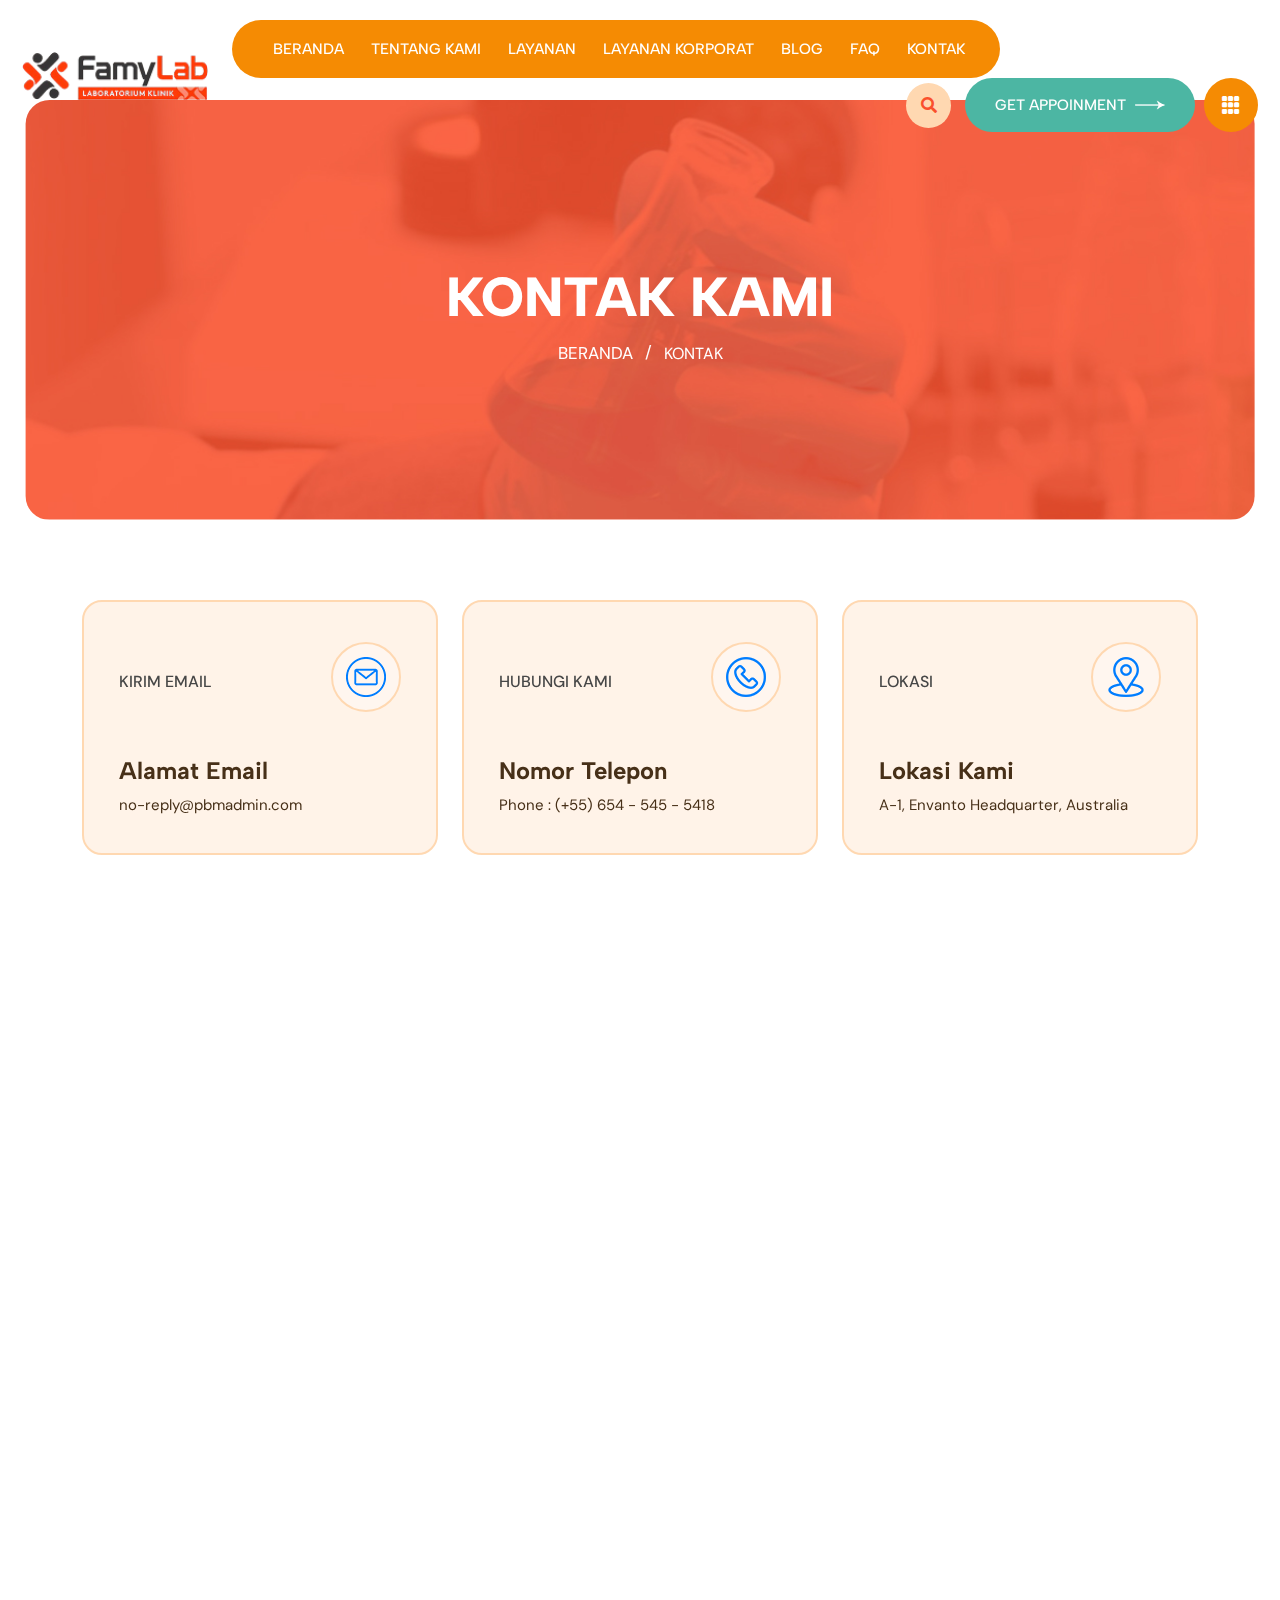
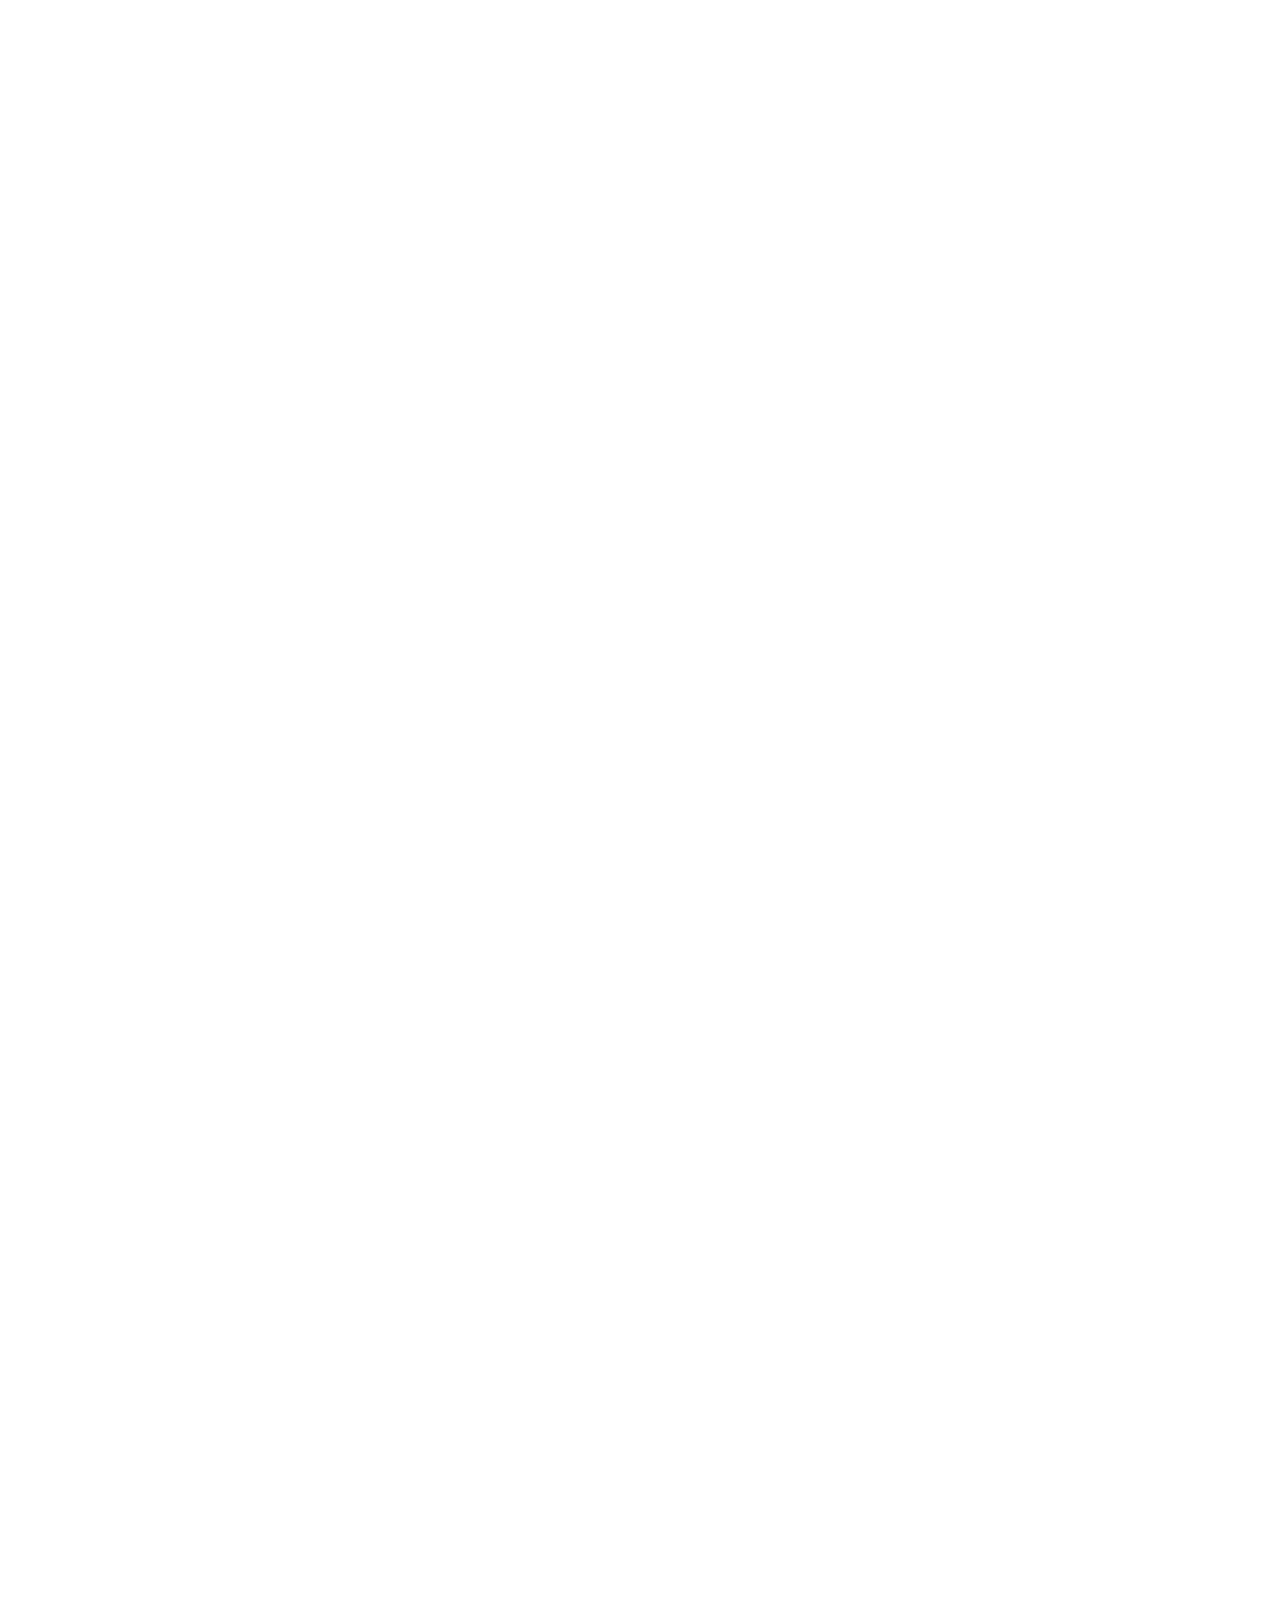
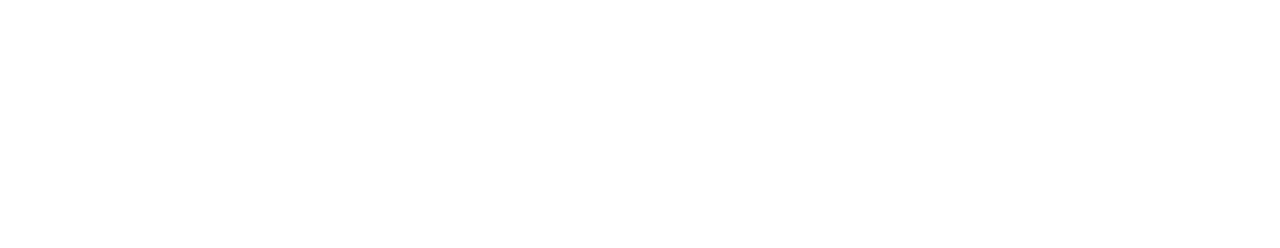
<file: kontak.html>
<!DOCTYPE html>
<html lang="en-US">
  <head>
    <meta charset="UTF-8" />
    <meta http-equiv="x-ua-compatible" content="ie=edge" />
    <title>Famylabs</title>
    <meta name="description" content="" />
    <meta name="viewport" content="width=device-width, initial-scale=1" />
    <!-- Favicon -->
    <link rel="icon" type="image/png" sizes="56x56" href="assets/images/fav-icon/icon.png"/>
    <!-- bootstrap CSS -->
    <link rel="stylesheet" href="assets/css/bootstrap.min.css" type="text/css" media="all"/>

    <!-- font-awesome CSS -->
    <link rel="stylesheet" href="assets/css/all.min.css" type="text/css" media="all"/>
    <!-- font-flaticon CSS -->
    <link rel="stylesheet" href="assets/css/flaticon.css" type="text/css" media="all"/>
    <!-- theme-default CSS -->
    <link rel="stylesheet" href="assets/css/theme-default.css" type="text/css" media="all"/>
    <!-- meanmenu CSS -->
    <link rel="stylesheet" href="assets/css/meanmenu.min.css" type="text/css" media="all"/>
    <!-- venobox CSS -->
    <link rel="stylesheet" href="venobox/venobox.css" type="text/css" media="all"/>
    <!-- bootstrap icons -->
    <link rel="stylesheet" href="assets/css/bootstrap-icons.css" type="text/css" media="all"/>
    <!-- Main Style CSS -->
     <link rel="stylesheet" href="assets/css/owl.carousel.min.css">
    <link rel="stylesheet" href="assets/css/style.css" type="text/css" media="all"/>
    <link rel="stylesheet" href="assets/css/odometer-theme-default.css" />
    <!-- responsive CSS -->
    <link rel="stylesheet" href="assets/css/responsive.css" type="text/css" media="all"/>
    <link rel="stylesheet" href="assets/css/swiper.min.css" />
    <!-- modernizr js -->
    <script src="assets/js/vendor/modernizr-3.5.0.min.js"></script>
    <link href="https://fonts.cdnfonts.com/css/clash-display" rel="stylesheet"/>
    <link rel="stylesheet" href="assets/css/aos.css" />
  </head>
  <body>
    <!-- loder -->
    <div class="loader-wrapper">
      <div class="loader"></div>
      <div class="loder-section left-section"></div>
      <div class="loder-section right-section"></div>
    </div>

    <!-- Curser Pointer -->
    <div class="cursor"></div>
    <div class="cursor2"></div>

    <!--==================================================-->
    <!-- Start mediic Main Menu  -->
    <!--==================================================-->
    <div id="sticky-header" class="mediic_nav_manu">
      <div class="container-fluid">
        <div class="row align-items-center">
          <div class="col-lg-2">
            <div class="logo cursor-scale small">
              <a class="logo_img" href="index.html" title="famylabs">
                <img src="assets/images/famylabs/famylabs-logo.png" alt="logo" />
              </a>
              <a class="main_sticky" href="index.html" title="famylabs">
                <img src="assets/images/famylabs/famylabs-logo.png" alt="logo" />
              </a>
            </div>
          </div>
          <div class="col-lg-10">
            <nav class="mediic_menu">
              <ul class="nav_scroll">
                <li><a class="mdy-hover cursor-scale small" href="#">Beranda</a></li>
                <li><a class="mdy-hover cursor-scale small" href="tentang.html">Tentang Kami</a></li>
                <li><a class="mdy-hover cursor-scale small" href="layanan.html">Layanan</a></li>
                <li><a class="mdy-hover cursor-scale small" href="layanan-korporat.html">Layanan Korporat</a></li>
                <li><a class="mdy-hover cursor-scale small" href="blog">Blog</a></li>
                <li><a class="mdy-hover cursor-scale small" href="faq.html">FAQ</a></li>
                <li><a class="mdy-hover cursor-scale small" href="kontak.html">Kontak</a></li>
              </ul>
              <div class="mediic-right-side cursor-scale small">
                <!-- mediic Search -->
                <div class="search-box-btn search-box-outer">
                  <i class="fa-solid fa-magnifying-glass"></i>
                </div>
                <!-- header button -->
                <div class="header-button">
                  <a href="appointment.html">
                    Get Appoinment
                    <img src="assets/images/resource/arrow.png" alt="" />
                    <div class="mediic-hover-btn hover-btn"></div>
                    <div class="mediic-hover-btn hover-btn2"></div>
                    <div class="mediic-hover-btn hover-btn3"></div>
                    <div class="mediic-hover-btn hover-btn4"></div>
                  </a>
                </div>
                <div class="sidebar">
                  <div class="nav-btn navSidebar-button">
                    <span><i class="bi bi-grid-3x3-gap-fill"></i></span>
                  </div>
                </div>
              </div>
            </nav>
          </div>
        </div>
      </div>
    </div>

    <!-- mediic Mobile Menu  -->
    <div class="mobile-menu-area sticky d-sm-block d-md-block d-lg-none">
      <div class="mobile-menu">
        <nav class="mediic_menu">
          <ul class="nav_scroll">
            <li><a class="mdy-hover cursor-scale small" href="#">Beranda</a></li>
            <li><a class="mdy-hover cursor-scale small" href="tentang.html">Tentang Kami</a></li>
            <li><a class="mdy-hover cursor-scale small" href="layanan.html">Layanan</a></li>
            <li><a class="mdy-hover cursor-scale small" href="layanan-korporat.html">Layanan Korporat</a></li>
            <li><a class="mdy-hover cursor-scale small" href="blog">Blog</a></li>
            <li><a class="mdy-hover cursor-scale small" href="faq.html">FAQ</a></li>
            <li><a class="mdy-hover cursor-scale small" href="kontak.html">Kontak</a></li>
          </ul>
        </nav>
      </div>
    </div>
    <!--==================================================-->
    <!-- End mediic Main Menu  -->
    <!--==================================================-->

    <div id="smooth-wrapper">
      <div id="smooth-content">
        <!--==================================================-->
        <!-- Start mediic Breatcome Section  -->
        <!--==================================================-->

        <div class="breatcome-section d-flex align-items-center">
            <div class="container">
              <div class="row">
                <div class="col-lg-12">
                  <div class="breatcome-content text-center">
                    <h1 class="cursor-scale">KONTAK KAMI</h1>
                    <ul class="breatcome-item">
                      <li>
                        <a class="cursor-scale small" href="index.html">
                          BERANDA
                        </a>
                      </li>
                      <li>KONTAK</li>
                    </ul>
                  </div>
                </div>
              </div>
            </div>
          </div>
          <!--==================================================-->
          <!-- End mediic Breatcome Section  -->
          <!--==================================================-->

          <div class="contact-service-section">
            <div class="container">
              <div class="row">
                <div class="col-lg-4 col-md-6">
                  <div class="contact-service-box">
                    <div class="contact-service-content">
                      <div class="contact-head">
                        <div class="contact-title">
                          <h5>KIRIM EMAIL</h5>
                        </div>
                        <div class="contact-icon">
                          <img
                            src="assets/images/resource/icon-message.png"
                            alt=""
                          />
                        </div>
                      </div>
                      <div class="contact-address">
                        <h2>Alamat Email</h2>
                        <span>no-reply@pbmadmin.com</span>
                      </div>
                    </div>
                  </div>
                </div>
                <div class="col-lg-4 col-md-6">
                  <div class="contact-service-box">
                    <div class="contact-service-content">
                      <div class="contact-head">
                        <div class="contact-title">
                          <h5>HUBUNGI KAMI</h5>
                        </div>
                        <div class="contact-icon">
                          <img
                            src="assets/images/resource/icon-call.png"
                            alt=""
                          />
                        </div>
                      </div>
                      <div class="contact-address">
                        <h2>Nomor Telepon</h2>
                        <span>Phone : (+55) 654 - 545 - 5418</span>
                      </div>
                    </div>
                  </div>
                </div>
                <div class="col-lg-4 col-md-6">
                  <div class="contact-service-box">
                    <div class="contact-service-content">
                      <div class="contact-head">
                        <div class="contact-title">
                          <h5>LOKASI</h5>
                        </div>
                        <div class="contact-icon">
                          <img
                            src="assets/images/resource/icon-location.png"
                            alt=""
                          />
                        </div>
                      </div>
                      <div class="contact-address">
                        <h2>Lokasi Kami</h2>
                        <span>A-1, Envanto Headquarter, Australia</span>
                      </div>
                    </div>
                  </div>
                </div>
              </div>
            </div>
          </div>
  
          <div class="google-map">
            <div class="container">
              <div class="row">
                <div class="col-lg-12">
                  <iframe
                    src="https://www.google.com/maps/embed?pb=!1m18!1m12!1m3!1d115056.06557977067!2d89.59166830628283!3d25.687796457847632!2m3!1f0!2f0!3f0!3m2!1i1024!2i768!4f13.1!3m3!1m2!1s0x39e2cae8ae57558b%3A0x5e58a2b1e4371c46!2sUlipur%20Upazila!5e0!3m2!1sen!2sbd!4v1717220046353!5m2!1sen!2sbd"
                    width="1180"
                    height="500"
                    style="border: 2px solid #fff; border-radius: 20px"
                    allowfullscreen=""
                    loading="lazy"
                    referrerpolicy="no-referrer-when-downgrade"
                  ></iframe>
                </div>
              </div>
            </div>
          </div>
  
        <!--==================================================-->
        <!-- Start mediic Appoinment Section  -->
        <!--==================================================-->
        <div class="appoinment-section">
            <div class="container">
              <div class="row">
                <div class="col-lg-12">
                  <div class="mediic-section-title cursor-scale text-center" data-aos="flip-left">
                    <h1>Jadwalkan Kunjungan</h1>
                  </div>
                </div>
              </div>
            </div>
          </div>
          <div class="mediic-appoinment">
            <div class="container">
              <div class="row appoinment align-items-center">
                <div class="col-lg-6"></div>
                <div class="col-lg-6" data-aos="zoom-in-left">
                  <div class="mediic-section-title2 cursor-scale small">
                    <h4>KIRIM PESAN</h4>
                    <h3>
                      Hubungi Kami
                    </h3>
                  </div>
                  <div class="contact-form-box">
                    <form action="https://formspree.io/f/myyleorq" method="POST" id="dreamit-form">
                      <div class="row">
                        <div class="col-lg-6 col-md-6">
                          <div class="form-box">
                            <input type="text" name="name" placeholder="Nama*" required=""/>
                          </div>
                        </div>
                        <div class="col-lg-6 col-md-6">
                          <div class="form-box">
                            <input type="text" name="email" placeholder="E-Mail*" required=""/>
                          </div>
                        </div>
                        <div class="col-lg-6 col-md-6">
                          <div class="form-box">
                            <input type="text" name="subject" placeholder="Subject*" required=""/>
                          </div>
                        </div>
                        <div class="col-lg-6 col-md-6">
                          <div class="form-box">
                            <input type="text" name="subject" placeholder="No. HP" required=""/>
                          </div>
                        </div>
                        <div class="col-lg-12">
                          <div class="form-box">
                            <textarea name="massage" id="massage" placeholder="Tulis Pesan Anda..." required=""></textarea>
                          </div>
                        </div>
                        <div class="col-lg-12 col-md-6">
                          <div class="submit-button cursor-scale small">
                            <button class="submit-btn">
                              KIRIM <i class="bi bi-arrow-return-right"></i>
                            </button>
                          </div>
                        </div>
                      </div>
                    </form>
                  </div>
                </div>
              </div>
            </div>
          </div>
          <!--==================================================-->
          <!-- End mediic Appoinment Section  -->
          <!--==================================================-->
        <!--==================================================-->
        <!-- Start mediic Subscribe Section -->
        <!--==================================================-->

        <div class="mediic-subscribe">
          <div class="container">
            <div class="row align-items-center">
              <div class="col-lg-7">
                <div class="subscribe-content" data-aos="fade-up">
                  <div class="subscribe-icon cursor-scale">
                    <img src="assets/images/resource/bag.png" alt="" />
                  </div>
                  <div class="subscribe-title">
                    <h1 class="cursor-scale small">
                      FamyLab: Klinik Kesehatan Modern dengan Layanan Lengkap untuk Kesejahteraan Anda
                    </h1>
                  </div>
                </div>
              </div>
              <div class="col-lg-5">
                <div class="mediic-button text-right cursor-scale small" data-aos="fade-down">
                  <a href="contact.html" class="mediic-btn">
                    Hubungi Kami
                    <i class="bi bi-arrow-return-right"></i>
                  </a>
                </div>
              </div>
            </div>
          </div>
        </div>

        <!--==================================================-->
        <!-- End mediic Subscribe Section -->
        <!--==================================================-->

        <!--==================================================-->
        <!-- Start mediic Footer Section -->
        <!--==================================================-->
        <div class="footer-section">
          <div class="container">
            <div class="row">
              <div class="col-lg-5 col-md-6">
                <div class="widget widgets-company-info" data-aos="zoom-in-right">
                  <div class="company-logo cursor-scale small">
                    <a href="index.html"
                      ><img src="assets/images/famylabs/famylabs-logo-white.png" alt="logo"
                    /></a>
                  </div>
                  <div class="company-info-desc">
                    <p>
                      Completely promote interdependent systems for Latest
                      update news this Medical.
                    </p>
                  </div>
                  <form>
                    <div class="subscribe_form">
                      <input
                        type="email"
                        name="email"
                        placeholder="Enter Your E-Mail"
                      />
                      <button type="submit" class="submits-btn">
                        <i class="bi bi-send-check"></i>
                      </button>
                    </div>
                    <div class="subscribe_form_send"></div>
                    <label class="widget-check">
                      <input type="checkbox" />
                      Agree Terms and Condition
                      <span class="checkmark"></span>
                    </label>
                  </form>
                </div>
              </div>
              <div class="col-lg-2 col-md-6">
                <div class="widget widget-nav-menu" data-aos="zoom-out-up">
                  <h4 class="widget-title">Perusahaan</h4>
                  <div class="menu-quick-link-content">
                    <ul class="footer-menu cursor-scale small">
                      <li><a href="index.html"> Home </a></li>
                      <li><a href="about.html"> Tentang Kami </a></li>
                      <li><a href="service.html"> Layanan </a></li>
                      <li><a href="blog-details.html"> Blog </a></li>
                      <li><a href="contact.html"> Hubungi Kami </a></li>
                    </ul>
                  </div>
                </div>
              </div>
              <div class="col-lg-2 col-md-6">
                <div class="widget widget-nav-menu" data-aos="zoom-out">
                  <h4 class="widget-title">Tautan Lainnya</h4>
                  <div class="menu-quick-link-content">
                    <ul class="footer-menu cursor-scale small">
                      <li><a href="#"> Partner </a></li>
                      <li><a href="testimonial.html"> Testimonial </a></li>
                      <li><a href="appointment.html"> Jadwalkan Kunjungan </a></li>
                      <li><a href="#"> Privasi </a></li>
                      <li><a href="faq.html"> FAQ </a></li>
                    </ul>
                  </div>
                </div>
              </div>
              <div class="col-lg-3 col-md-6">
                <div class="mediic-address" data-aos="zoom-in-left">
                  <h4 class="widget-title">Alamat</h4>
                  <div class="footer-mediic-contact">
                    <div class="place-location">
                      <p class="text-lightorange">102/ B Street, New Elephant Road, Sandigo, USA</p>
                    </div>
                    <div class="mediic-info">
                      <h5>Email</h5>
                      <p class="text-lightorange">example@gmail.com</p>
                    </div>
                    <div class="mediic-info">
                      <h5>No. Telepon</h5>
                      <p class="text-lightorange">+123 (4567) - 890</p>
                    </div>
                  </div>
                </div>
              </div>
            </div>
            <div class="row footer-btm d-flex align-items-center">
              <div class="col-lg-6 col-md-6">
                <div class="mediic-social-icon cursor-scale small">
                  <a href="#">
                    <i class="fab fa-facebook-f"></i>
                  </a>
                  <a href="#">
                    <i class="fa-brands fa-linkedin-in"> </i>
                  </a>
                  <a href="#">
                    <i class="bi bi-twitter"></i>
                  </a>
                  <a href="#">
                    <i class="fab fa-pinterest-p"></i>
                  </a>
                </div>
              </div>
              <div class="col-lg-6 col-md-6">
                <div class="mediic-company-desc text-right">
                  <p class="text-lightorange">
                    FamyLabs ©2024 - All Rights Reserved
                  </p>
                </div>
              </div>
            </div>
          </div>
        </div>
        <!--==================================================-->
        <!-- End mediic Footer Section -->
        <!--==================================================-->

        <!--==================================================-->
        <!-- Start Search Popup Area -->
        <!--==================================================-->
        <div class="search-popup">
          <button class="close-search style-two">
            <span class="flaticon-multiply"
              ><i class="far fa-times-circle"></i
            ></span>
          </button>
          <button class="close-search"><i class="fas fa-arrow-up"></i></button>
          <form method="post" action="#">
            <div class="form-group">
              <input
                type="search"
                name="search-field"
                value=""
                placeholder="Search Here"
                required=""
              />
              <button type="submit"><i class="fa fa-search"></i></button>
            </div>
          </form>
        </div>
        <!--==================================================-->
        <!-- Start Search Popup Area -->
        <!--==================================================-->

        <!--==================================================-->
        <!-- Sidebar Cart Item -->
        <!--==================================================-->
        <div class="xs-sidebar-group info-group">
          <div class="xs-overlay xs-bg-black"></div>
          <div class="xs-sidebar-widget">
            <div class="sidebar-widget-container">
              <div class="widget-heading">
                <a href="#" class="close-side-widget">
                  <i class="far fa-times-circle"></i>
                </a>
              </div>
              <div class="sidebar-textwidget">
                <!-- Sidebar Info Content -->
                <div class="sidebar-info-contents">
                  <div class="content-inner2">
                    <div class="nav-logo">
                      <a href="index.html"
                        ><img src="assets/images/logo2.png" alt=""
                      /></a>
                    </div>
                    <div class="row padding-two">
                      <div class="col-lg-6 padding-0 pl-0 pr-0">
                        <div class="content-thumb-box">
                          <img src="assets/images/resource/blog6.jpg" alt="" />
                        </div>
                      </div>
                      <div class="col-lg-6 padding-0 pl-0 pr-0">
                        <div class="content-thumb-box">
                          <img src="assets/images/resource/blog5.jpg" alt="" />
                        </div>
                      </div>
                      <div class="col-lg-6 padding-0 pl-0 pr-0">
                        <div class="content-thumb-box">
                          <img src="assets/images/resource/blog4.jpg" alt="" />
                        </div>
                      </div>
                      <div class="col-lg-6 padding-0 pl-0 pr-0">
                        <div class="content-thumb-box">
                          <img src="assets/images/resource/blog3.jpg" alt="" />
                        </div>
                      </div>
                    </div>
                    <div class="contact-info">
                      <h2>Contact Info</h2>
                      <ul class="list-style-one">
                        <li>
                          <span><i class="bi bi-envelope"></i></span>Chicago 12,
                          Melborne City, USA
                        </li>
                        <li>
                          <span><i class="bi bi-telephone-forward"></i></span
                          >(+001) 123-456-7890
                        </li>
                        <li>
                          <span><i class="bi bi-geo-alt"></i></span>Example.com
                        </li>
                        <li>
                          <span><i class="bi bi-clock"></i></span>Week Days:
                          09.00 to 18.00 Sunday: Closed
                        </li>
                      </ul>
                    </div>
                    <!-- Social Box -->
                    <ul class="social-box">
                      <li class="facebook">
                        <a href="#" class="fab fa-facebook-f"></a>
                      </li>
                      <li class="twitter">
                        <a href="#" class="fab fa-instagram"></a>
                      </li>
                      <li class="linkedin">
                        <a href="#" class="fab fa-twitter"></a>
                      </li>
                      <li class="instagram">
                        <a href="#" class="fab fa-pinterest-p"></a>
                      </li>
                      <li class="youtube">
                        <a href="#" class="fab fa-linkedin-in"></a>
                      </li>
                    </ul>
                  </div>
                </div>
              </div>
            </div>
          </div>
        </div>

        <!--==================================================-->
        <!-- End Sidebar section Area -->
        <!--==================================================-->
      </div>
    </div>

    <!--==================================================-->
    <!-- Start scrollup section Area -->
    <!--==================================================-->
    <div id="progress" class="progress hide">
      <div id="progress-value"></div>
    </div>
    <!--==================================================-->
    <!-- Start scrollup section Area -->
    <!--==================================================-->


    <script src="assets/js/swiper.min.js"></script>
    <script src="assets/js/gsap.min.js"></script>

    <script src="assets/js/ScrollSmoother.min.js"></script>

    <script src="assets/js/ScrollToPlugin.min.js"></script>

    <script src="assets/js/ScrollTrigger.min.js"></script>

    <script src="assets/js/aos.js"></script>

    <script src="assets/js/vendor/jquery-3.6.2.min.js"></script>

    <script src="assets/js/odometer.min.js"></script>

    <script src="assets/js/bootstrap.min.js"></script>

    <script src="assets/js/imagesloaded.pkgd.min.js"></script>

    <script src="venobox/venobox.js"></script>

    <script src="venobox/venobox.min.js"></script>

    <script src="assets/js/jquery.meanmenu.js"></script>

    <script src="assets/js/jquery.scrollUp.js"></script>

    <script src="assets/js/appear.js"></script>

    <script src="assets/js/jquery.barfiller.js"></script>

    <script src="assets/js/owl.carousel.min.js"></script>

    <script src="assets/js/theme.js"></script>

    <script src="assets/js/my.js"></script>

    <script>
      $(document).ready(function(){
        $(".service-list").owlCarousel({
      loop: true,
      autoplay: false,
      autoplayTimeout: 3500,
      smartSpeed: 2000,
      margin: 30,
      dots: false,
      center: false,
      nav: true,
      navText: [
        "<i class='fa-solid fa-chevron-left''></i>",
        "<i class='fa-solid fa-chevron-right''></i>",
      ],
      responsive: {
        0: {
          items: 1,
        },

        768: {
          items: 2,
        },
        992: {
          items: 2,
        },
        1200: {
          items: 3,
        },
        1500: {
          items: 4,
        },
        1920: {
          items: 4,
        },
      },
    });
      });
    </script>
  </body>
</html>
</file>
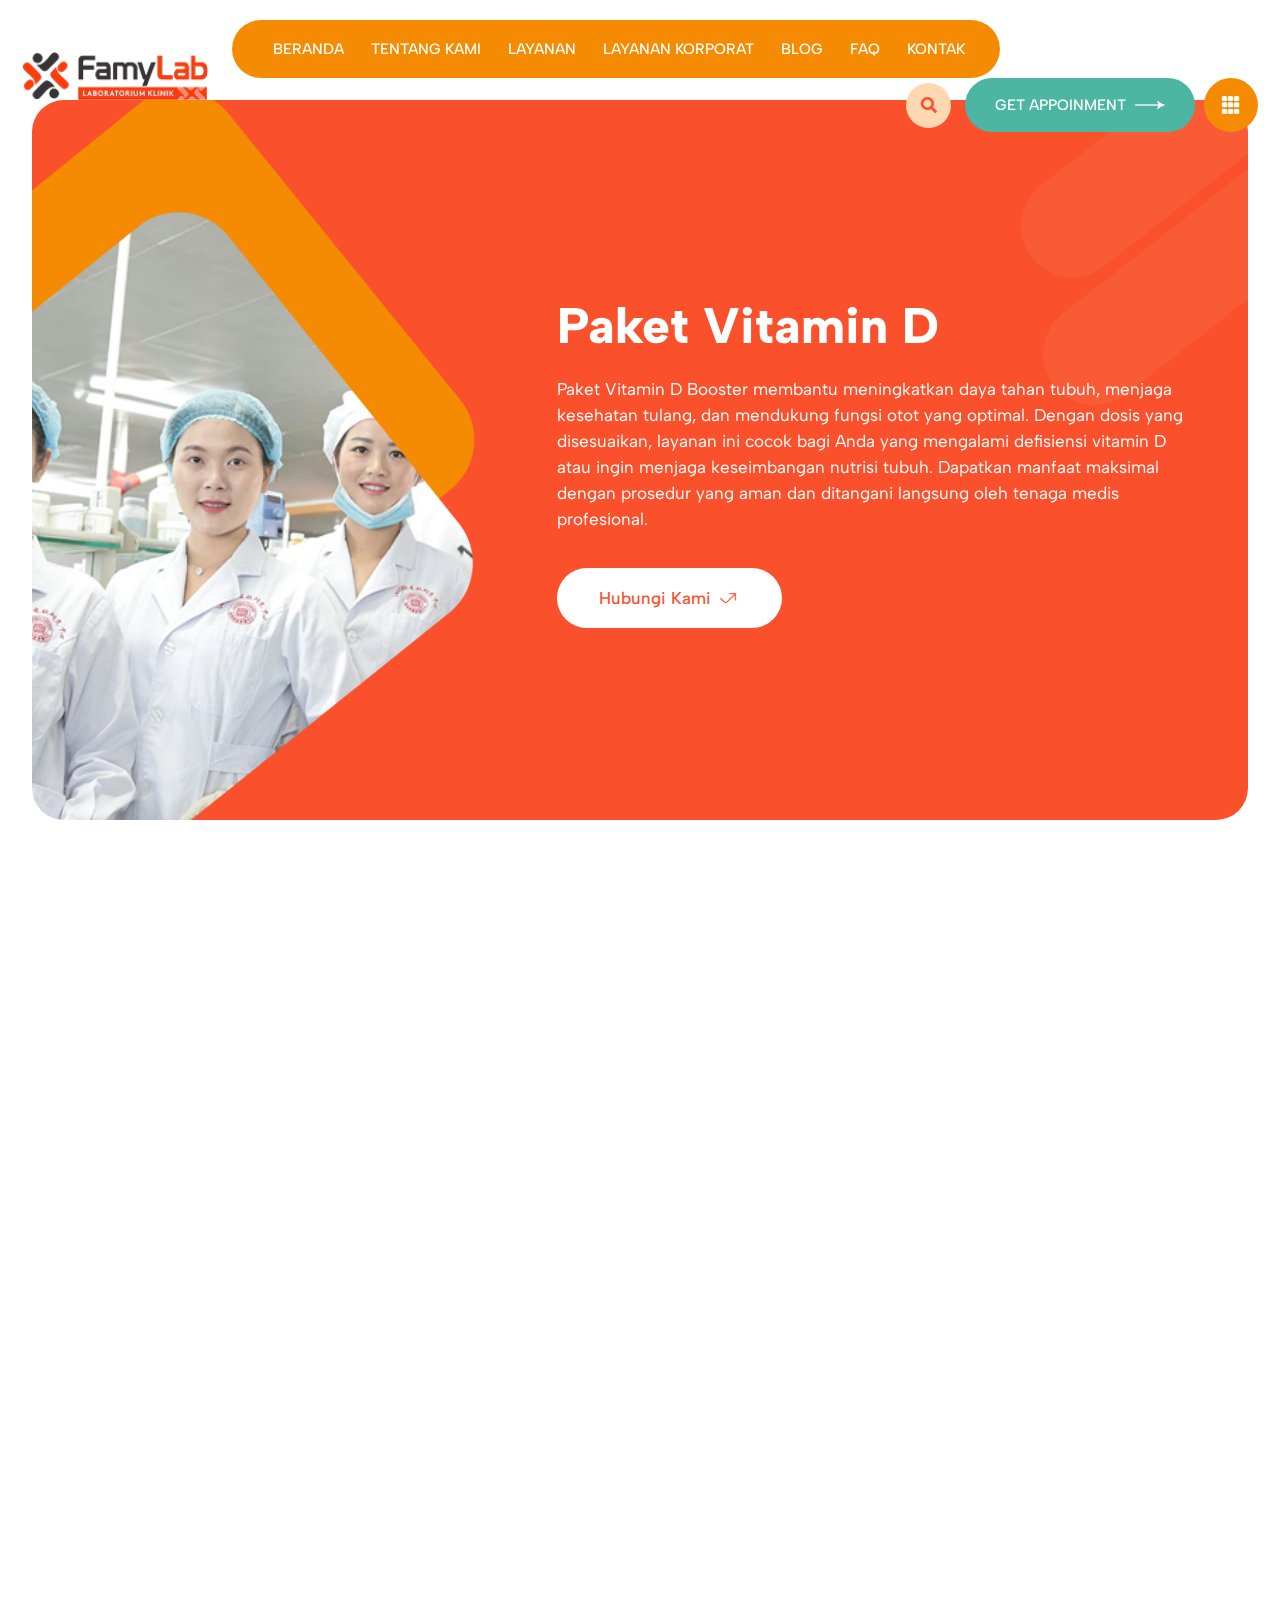
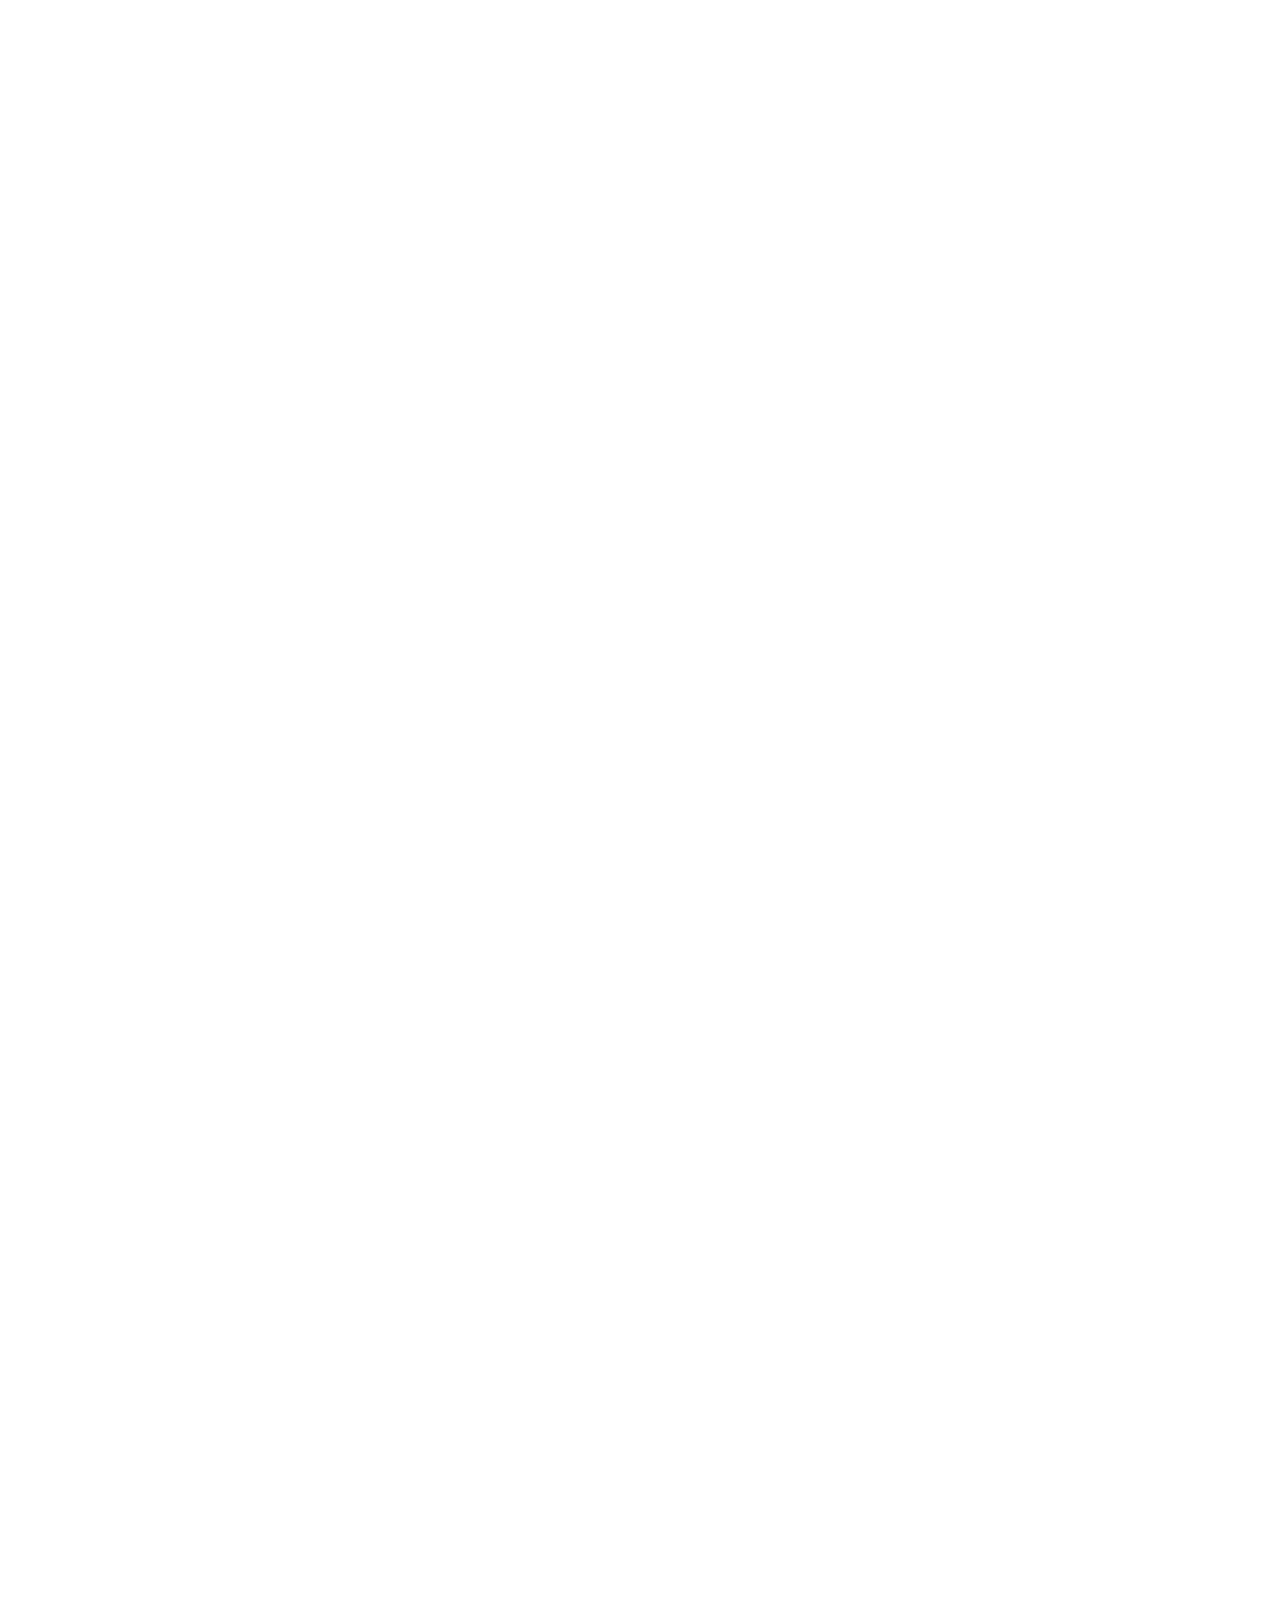
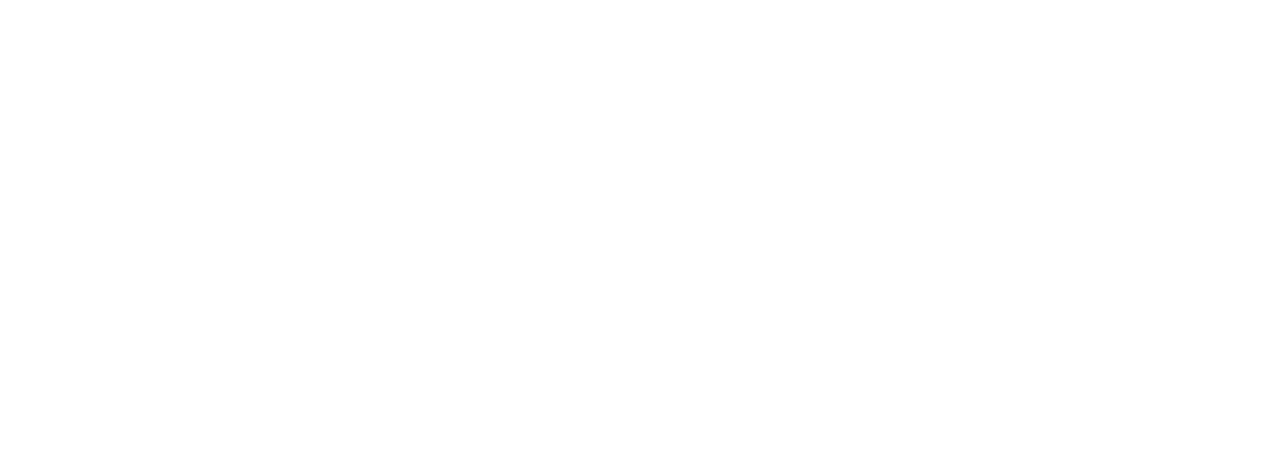
<file: layanan-2.html>
<!DOCTYPE html>
<html lang="en-US">
  <head>
    <meta charset="UTF-8" />
    <meta http-equiv="x-ua-compatible" content="ie=edge" />
    <title>Famylabs</title>
    <meta name="description" content="" />
    <meta name="viewport" content="width=device-width, initial-scale=1" />
    <!-- Favicon -->
    <link rel="icon" type="image/png" sizes="56x56" href="assets/images/fav-icon/icon.png"/>
    <!-- bootstrap CSS -->
    <link rel="stylesheet" href="assets/css/bootstrap.min.css" type="text/css" media="all"/>

    <!-- font-awesome CSS -->
    <link rel="stylesheet" href="assets/css/all.min.css" type="text/css" media="all"/>
    <!-- font-flaticon CSS -->
    <link rel="stylesheet" href="assets/css/flaticon.css" type="text/css" media="all"/>
    <!-- theme-default CSS -->
    <link rel="stylesheet" href="assets/css/theme-default.css" type="text/css" media="all"/>
    <!-- meanmenu CSS -->
    <link rel="stylesheet" href="assets/css/meanmenu.min.css" type="text/css" media="all"/>
    <!-- venobox CSS -->
    <link rel="stylesheet" href="venobox/venobox.css" type="text/css" media="all"/>
    <!-- bootstrap icons -->
    <link rel="stylesheet" href="assets/css/bootstrap-icons.css" type="text/css" media="all"/>
    <!-- Main Style CSS -->
     <link rel="stylesheet" href="assets/css/owl.carousel.min.css">
    <link rel="stylesheet" href="assets/css/style.css" type="text/css" media="all"/>
    <link rel="stylesheet" href="assets/css/odometer-theme-default.css" />
    <!-- responsive CSS -->
    <link rel="stylesheet" href="assets/css/responsive.css" type="text/css" media="all"/>
    <link rel="stylesheet" href="assets/css/swiper.min.css" />
    <!-- modernizr js -->
    <script src="assets/js/vendor/modernizr-3.5.0.min.js"></script>
    <link href="https://fonts.cdnfonts.com/css/clash-display" rel="stylesheet"/>
    <link rel="stylesheet" href="assets/css/aos.css" />
  </head>
  <body>
    <!-- loder -->
    <div class="loader-wrapper">
      <div class="loader"></div>
      <div class="loder-section left-section"></div>
      <div class="loder-section right-section"></div>
    </div>

    <!-- Curser Pointer -->
    <div class="cursor"></div>
    <div class="cursor2"></div>

    <!--==================================================-->
    <!-- Start mediic Main Menu  -->
    <!--==================================================-->
    <div id="sticky-header" class="mediic_nav_manu">
      <div class="container-fluid">
        <div class="row align-items-center">
          <div class="col-lg-2">
            <div class="logo cursor-scale small">
              <a class="logo_img" href="index.html" title="famylabs">
                <img src="assets/images/famylabs/famylabs-logo.png" alt="logo" />
              </a>
              <a class="main_sticky" href="index.html" title="famylabs">
                <img src="assets/images/famylabs/famylabs-logo.png" alt="logo" />
              </a>
            </div>
          </div>
          <div class="col-lg-10">
            <nav class="mediic_menu">
              <ul class="nav_scroll">
                <li><a class="mdy-hover cursor-scale small" href="#">Beranda</a></li>
                <li><a class="mdy-hover cursor-scale small" href="tentang.html">Tentang Kami</a></li>
                <li><a class="mdy-hover cursor-scale small" href="layanan.html">Layanan</a></li>
                <li><a class="mdy-hover cursor-scale small" href="layanan-korporat.html">Layanan Korporat</a></li>
                <li><a class="mdy-hover cursor-scale small" href="blog">Blog</a></li>
                <li><a class="mdy-hover cursor-scale small" href="faq.html">FAQ</a></li>
                <li><a class="mdy-hover cursor-scale small" href="kontak.html">Kontak</a></li>
              </ul>
              <div class="mediic-right-side cursor-scale small">
                <!-- mediic Search -->
                <div class="search-box-btn search-box-outer">
                  <i class="fa-solid fa-magnifying-glass"></i>
                </div>
                <!-- header button -->
                <div class="header-button">
                  <a href="appointment.html">
                    Get Appoinment
                    <img src="assets/images/resource/arrow.png" alt="" />
                    <div class="mediic-hover-btn hover-btn"></div>
                    <div class="mediic-hover-btn hover-btn2"></div>
                    <div class="mediic-hover-btn hover-btn3"></div>
                    <div class="mediic-hover-btn hover-btn4"></div>
                  </a>
                </div>
                <div class="sidebar">
                  <div class="nav-btn navSidebar-button">
                    <span><i class="bi bi-grid-3x3-gap-fill"></i></span>
                  </div>
                </div>
              </div>
            </nav>
          </div>
        </div>
      </div>
    </div>

    <!-- mediic Mobile Menu  -->
    <div class="mobile-menu-area sticky d-sm-block d-md-block d-lg-none">
      <div class="mobile-menu">
        <nav class="mediic_menu">
          <ul class="nav_scroll">
            <li><a class="mdy-hover cursor-scale small" href="#">Beranda</a></li>
            <li><a class="mdy-hover cursor-scale small" href="tentang.html">Tentang Kami</a></li>
            <li><a class="mdy-hover cursor-scale small" href="layanan.html">Layanan</a></li>
            <li><a class="mdy-hover cursor-scale small" href="layanan-korporat.html">Layanan Korporat</a></li>
            <li><a class="mdy-hover cursor-scale small" href="blog">Blog</a></li>
            <li><a class="mdy-hover cursor-scale small" href="faq.html">FAQ</a></li>
            <li><a class="mdy-hover cursor-scale small" href="kontak.html">Kontak</a></li>
          </ul>
        </nav>
      </div>
    </div>
    <!--==================================================-->
    <!-- End mediic Main Menu  -->
    <!--==================================================-->

    <div id="smooth-wrapper">
      <div id="smooth-content">
        <!--==================================================-->
        <!-- Start mediic Breatcome Section  -->
        <!--==================================================-->

        <div class="hero-layanan">
            <img src="assets/images/famylabs/img-1.jpg" alt="">
            <div class="container">
                <div class="row justify-content-end align-items-center"> 
                    <div class="col-md-7">
                        <h1>Paket Vitamin D</h1>
                        <p>Paket Vitamin D Booster membantu meningkatkan daya tahan tubuh, menjaga kesehatan tulang, dan mendukung fungsi otot yang optimal. Dengan dosis yang disesuaikan, layanan ini cocok bagi Anda yang mengalami defisiensi vitamin D atau ingin menjaga keseimbangan nutrisi tubuh. Dapatkan manfaat maksimal dengan prosedur yang aman dan ditangani langsung oleh tenaga medis profesional.</p>
                        <div class="mediic-button cursor-scale small" data-aos="fade-down">
                            <a href="contact.html" class="mediic-btn">
                              Hubungi Kami
                              <i class="bi bi-arrow-return-right"></i>
                            </a>
                          </div>
                    </div>
                </div>
            </div>
        </div>

        <!--==================================================-->
        <!-- End mediic Breatcome Section  -->
        <!--==================================================-->
  
        <!--==================================================-->
        <!-- Start mediic Service Details Section  -->
        <!--==================================================-->

        <div class="services-section">
            <div class="container">
                <div class="row align-bottom mb-5">
                    <div class="col-md-8">
                        <div class="breadcrumb-2">
                            <a href="#">Layanan</a> 
                            <svg xmlns="http://www.w3.org/2000/svg" viewBox="0 0 320 512"><!--!Font Awesome Free 6.6.0 by @fontawesome - https://fontawesome.com License - https://fontawesome.com/license/free Copyright 2024 Fonticons, Inc.--><path d="M278.6 233.4c12.5 12.5 12.5 32.8 0 45.3l-160 160c-12.5 12.5-32.8 12.5-45.3 0s-12.5-32.8 0-45.3L210.7 256 73.4 118.6c-12.5-12.5-12.5-32.8 0-45.3s32.8-12.5 45.3 0l160 160z"/></svg>
                            <a href="#" class="active">Vaksin</a>
                        </div>
                        <div class="title-2">
                            <h2>Vitamin Booster</h2>
                        </div>
                    </div>
                    <div class="col-md-4">
                        <div class="search-bx">
                            <form action="#" method="get">
                                <input
                                type="text"
                                class="src-input-box"
                                placeholder="Search Here"
                                name="s"
                                value=""
                                title="src-input-box"
                                />
                                <button class="subscribe-btn" type="submit">
                                <i class="bi bi-search"></i>
                                </button>
                            </form>
                        </div>
                    </div>
                </div>
              <div class="row">
                <div class="col-md-6">
                    <div class="single-services-box bg-light" data-aos="flip-right">
                        <div class="services-content-2">
                          <div class="service-flex d-flex align-items-center">
                            <div class="services-title">
                              <h3>Medical Check-Up Karyawan</h3>
                              <span>Layanan Korporat</span>
                            </div>
                          </div>
                          <div class="services-desc">
                            <ul>
                               <li>Pemeriksaan kesehatan rutin</li>
                               <li>Laporan kesehatan lengkap</li>
                            </ul>
                            <div class="price">
                                <span>Rp 350.000</span> /karyawan
                            </div>
                          </div> 
                          <div class="srvce-btn cursor-scale small">
                            <a href="service-details.html">LIHAT DETAIL <i class="bi bi-chevron-right"></i></a>
                          </div>
                        </div>
                    </div>
                </div>
                <div class="col-md-6">
                    <div class="single-services-box bg-light" data-aos="flip-right">
                        <div class="services-content-2">
                          <div class="service-flex d-flex align-items-center">
                            <div class="services-title">
                              <h3>Medical Check-Up Karyawan</h3>
                              <span>Layanan Korporat</span>
                            </div>
                          </div>
                          <div class="services-desc">
                            <ul>
                               <li>Pemeriksaan kesehatan rutin</li>
                               <li>Laporan kesehatan lengkap</li>
                            </ul>
                            <div class="price">
                                <span>Rp 350.000</span> /karyawan
                            </div>
                          </div> 
                          <div class="srvce-btn cursor-scale small">
                            <a href="service-details.html">LIHAT DETAIL <i class="bi bi-chevron-right"></i></a>
                          </div>
                        </div>
                    </div>
                </div>
                <div class="col-md-6">
                    <div class="single-services-box bg-light" data-aos="flip-right">
                        <div class="services-content-2">
                          <div class="service-flex d-flex align-items-center">
                            <div class="services-title">
                              <h3>Medical Check-Up Karyawan</h3>
                              <span>Layanan Korporat</span>
                            </div>
                          </div>
                          <div class="services-desc">
                            <ul>
                               <li>Pemeriksaan kesehatan rutin</li>
                               <li>Laporan kesehatan lengkap</li>
                            </ul>
                            <div class="price">
                                <span>Rp 350.000</span> /karyawan
                            </div>
                          </div> 
                          <div class="srvce-btn cursor-scale small">
                            <a href="service-details.html">LIHAT DETAIL <i class="bi bi-chevron-right"></i></a>
                          </div>
                        </div>
                    </div>
                </div>
                <div class="col-md-6">
                    <div class="single-services-box bg-light" data-aos="flip-right">
                        <div class="services-content-2">
                          <div class="service-flex d-flex align-items-center">
                            <div class="services-title">
                              <h3>Medical Check-Up Karyawan</h3>
                              <span>Layanan Korporat</span>
                            </div>
                          </div>
                          <div class="services-desc">
                            <ul>
                               <li>Pemeriksaan kesehatan rutin</li>
                               <li>Laporan kesehatan lengkap</li>
                            </ul>
                            <div class="price">
                                <span>Rp 350.000</span> /karyawan
                            </div>
                          </div> 
                          <div class="srvce-btn cursor-scale small">
                            <a href="service-details.html">LIHAT DETAIL <i class="bi bi-chevron-right"></i></a>
                          </div>
                        </div>
                    </div>
                </div>
                
              </div>
            </div>
        </div>
        <!--==================================================-->
        <!-- End mediic Service Details Section  -->
        <!--==================================================-->

        <div class="appoinment-section">
            <div class="container">
              <div class="row">
                <div class="col-lg-12">
                  <div class="mediic-section-title cursor-scale text-center" data-aos="flip-left">
                    <h1>Jadwalkan Kunjungan</h1>
                  </div>
                </div>
              </div>
            </div>
          </div>
          <div class="mediic-appoinment">
            <div class="container">
              <div class="row appoinment align-items-center">
                <div class="col-lg-6"></div>
                <div class="col-lg-6" data-aos="zoom-in-left">
                  <div class="mediic-section-title2 cursor-scale small">
                    <h4>KIRIM PESAN</h4>
                    <h3>
                      Hubungi Kami
                    </h3>
                  </div>
                  <div class="contact-form-box">
                    <form action="https://formspree.io/f/myyleorq" method="POST" id="dreamit-form">
                      <div class="row">
                        <div class="col-lg-6 col-md-6">
                          <div class="form-box">
                            <input type="text" name="name" placeholder="Nama*" required=""/>
                          </div>
                        </div>
                        <div class="col-lg-6 col-md-6">
                          <div class="form-box">
                            <input type="text" name="email" placeholder="E-Mail*" required=""/>
                          </div>
                        </div>
                        <div class="col-lg-6 col-md-6">
                          <div class="form-box">
                            <input type="text" name="subject" placeholder="Subject*" required=""/>
                          </div>
                        </div>
                        <div class="col-lg-6 col-md-6">
                          <div class="form-box">
                            <input type="text" name="subject" placeholder="No. HP" required=""/>
                          </div>
                        </div>
                        <div class="col-lg-12">
                          <div class="form-box">
                            <textarea name="massage" id="massage" placeholder="Tulis Pesan Anda..." required=""></textarea>
                          </div>
                        </div>
                        <div class="col-lg-12 col-md-6">
                          <div class="submit-button cursor-scale small">
                            <button class="submit-btn">
                              KIRIM <i class="bi bi-arrow-return-right"></i>
                            </button>
                          </div>
                        </div>
                      </div>
                    </form>
                  </div>
                </div>
              </div>
            </div>
          </div>
        <!--==================================================-->
        <!-- Start mediic Subscribe Section -->
        <!--==================================================-->

        <!--==================================================-->
        <!-- Start mediic Subscribe Section -->
        <!--==================================================-->

        <div class="mediic-subscribe">
          <div class="container">
            <div class="row align-items-center">
              <div class="col-lg-7">
                <div class="subscribe-content" data-aos="fade-up">
                  <div class="subscribe-icon cursor-scale">
                    <img src="assets/images/resource/bag.png" alt="" />
                  </div>
                  <div class="subscribe-title">
                    <h1 class="cursor-scale small">
                      FamyLab: Klinik Kesehatan Modern dengan Layanan Lengkap untuk Kesejahteraan Anda
                    </h1>
                  </div>
                </div>
              </div>
              <div class="col-lg-5">
                <div class="mediic-button text-right cursor-scale small" data-aos="fade-down">
                  <a href="contact.html" class="mediic-btn">
                    Hubungi Kami
                    <i class="bi bi-arrow-return-right"></i>
                  </a>
                </div>
              </div>
            </div>
          </div>
        </div>

        <!--==================================================-->
        <!-- End mediic Subscribe Section -->
        <!--==================================================-->

        <!--==================================================-->
        <!-- Start mediic Footer Section -->
        <!--==================================================-->
        <div class="footer-section">
          <div class="container">
            <div class="row">
              <div class="col-lg-5 col-md-6">
                <div class="widget widgets-company-info" data-aos="zoom-in-right">
                  <div class="company-logo cursor-scale small">
                    <a href="index.html"
                      ><img src="assets/images/famylabs/famylabs-logo-white.png" alt="logo"
                    /></a>
                  </div>
                  <div class="company-info-desc">
                    <p>
                      Completely promote interdependent systems for Latest
                      update news this Medical.
                    </p>
                  </div>
                  <form>
                    <div class="subscribe_form">
                      <input
                        type="email"
                        name="email"
                        placeholder="Enter Your E-Mail"
                      />
                      <button type="submit" class="submits-btn">
                        <i class="bi bi-send-check"></i>
                      </button>
                    </div>
                    <div class="subscribe_form_send"></div>
                    <label class="widget-check">
                      <input type="checkbox" />
                      Agree Terms and Condition
                      <span class="checkmark"></span>
                    </label>
                  </form>
                </div>
              </div>
              <div class="col-lg-2 col-md-6">
                <div class="widget widget-nav-menu" data-aos="zoom-out-up">
                  <h4 class="widget-title">Perusahaan</h4>
                  <div class="menu-quick-link-content">
                    <ul class="footer-menu cursor-scale small">
                      <li><a href="index.html"> Home </a></li>
                      <li><a href="about.html"> Tentang Kami </a></li>
                      <li><a href="service.html"> Layanan </a></li>
                      <li><a href="blog-details.html"> Blog </a></li>
                      <li><a href="contact.html"> Hubungi Kami </a></li>
                    </ul>
                  </div>
                </div>
              </div>
              <div class="col-lg-2 col-md-6">
                <div class="widget widget-nav-menu" data-aos="zoom-out">
                  <h4 class="widget-title">Tautan Lainnya</h4>
                  <div class="menu-quick-link-content">
                    <ul class="footer-menu cursor-scale small">
                      <li><a href="#"> Partner </a></li>
                      <li><a href="testimonial.html"> Testimonial </a></li>
                      <li><a href="appointment.html"> Jadwalkan Kunjungan </a></li>
                      <li><a href="#"> Privasi </a></li>
                      <li><a href="faq.html"> FAQ </a></li>
                    </ul>
                  </div>
                </div>
              </div>
              <div class="col-lg-3 col-md-6">
                <div class="mediic-address" data-aos="zoom-in-left">
                  <h4 class="widget-title">Alamat</h4>
                  <div class="footer-mediic-contact">
                    <div class="place-location">
                      <p class="text-lightorange">102/ B Street, New Elephant Road, Sandigo, USA</p>
                    </div>
                    <div class="mediic-info">
                      <h5>Email</h5>
                      <p class="text-lightorange">example@gmail.com</p>
                    </div>
                    <div class="mediic-info">
                      <h5>No. Telepon</h5>
                      <p class="text-lightorange">+123 (4567) - 890</p>
                    </div>
                  </div>
                </div>
              </div>
            </div>
            <div class="row footer-btm d-flex align-items-center">
              <div class="col-lg-6 col-md-6">
                <div class="mediic-social-icon cursor-scale small">
                  <a href="#">
                    <i class="fab fa-facebook-f"></i>
                  </a>
                  <a href="#">
                    <i class="fa-brands fa-linkedin-in"> </i>
                  </a>
                  <a href="#">
                    <i class="bi bi-twitter"></i>
                  </a>
                  <a href="#">
                    <i class="fab fa-pinterest-p"></i>
                  </a>
                </div>
              </div>
              <div class="col-lg-6 col-md-6">
                <div class="mediic-company-desc text-right">
                  <p class="text-lightorange">
                    FamyLabs ©2024 - All Rights Reserved
                  </p>
                </div>
              </div>
            </div>
          </div>
        </div>
        <!--==================================================-->
        <!-- End mediic Footer Section -->
        <!--==================================================-->

        <!--==================================================-->
        <!-- Start Search Popup Area -->
        <!--==================================================-->
        <div class="search-popup">
          <button class="close-search style-two">
            <span class="flaticon-multiply"
              ><i class="far fa-times-circle"></i
            ></span>
          </button>
          <button class="close-search"><i class="fas fa-arrow-up"></i></button>
          <form method="post" action="#">
            <div class="form-group">
              <input
                type="search"
                name="search-field"
                value=""
                placeholder="Search Here"
                required=""
              />
              <button type="submit"><i class="fa fa-search"></i></button>
            </div>
          </form>
        </div>
        <!--==================================================-->
        <!-- Start Search Popup Area -->
        <!--==================================================-->

        <!--==================================================-->
        <!-- Sidebar Cart Item -->
        <!--==================================================-->
        <div class="xs-sidebar-group info-group">
          <div class="xs-overlay xs-bg-black"></div>
          <div class="xs-sidebar-widget">
            <div class="sidebar-widget-container">
              <div class="widget-heading">
                <a href="#" class="close-side-widget">
                  <i class="far fa-times-circle"></i>
                </a>
              </div>
              <div class="sidebar-textwidget">
                <!-- Sidebar Info Content -->
                <div class="sidebar-info-contents">
                  <div class="content-inner2">
                    <div class="nav-logo">
                      <a href="index.html"
                        ><img src="assets/images/logo2.png" alt=""
                      /></a>
                    </div>
                    <div class="row padding-two">
                      <div class="col-lg-6 padding-0 pl-0 pr-0">
                        <div class="content-thumb-box">
                          <img src="assets/images/resource/blog6.jpg" alt="" />
                        </div>
                      </div>
                      <div class="col-lg-6 padding-0 pl-0 pr-0">
                        <div class="content-thumb-box">
                          <img src="assets/images/resource/blog5.jpg" alt="" />
                        </div>
                      </div>
                      <div class="col-lg-6 padding-0 pl-0 pr-0">
                        <div class="content-thumb-box">
                          <img src="assets/images/resource/blog4.jpg" alt="" />
                        </div>
                      </div>
                      <div class="col-lg-6 padding-0 pl-0 pr-0">
                        <div class="content-thumb-box">
                          <img src="assets/images/resource/blog3.jpg" alt="" />
                        </div>
                      </div>
                    </div>
                    <div class="contact-info">
                      <h2>Contact Info</h2>
                      <ul class="list-style-one">
                        <li>
                          <span><i class="bi bi-envelope"></i></span>Chicago 12,
                          Melborne City, USA
                        </li>
                        <li>
                          <span><i class="bi bi-telephone-forward"></i></span
                          >(+001) 123-456-7890
                        </li>
                        <li>
                          <span><i class="bi bi-geo-alt"></i></span>Example.com
                        </li>
                        <li>
                          <span><i class="bi bi-clock"></i></span>Week Days:
                          09.00 to 18.00 Sunday: Closed
                        </li>
                      </ul>
                    </div>
                    <!-- Social Box -->
                    <ul class="social-box">
                      <li class="facebook">
                        <a href="#" class="fab fa-facebook-f"></a>
                      </li>
                      <li class="twitter">
                        <a href="#" class="fab fa-instagram"></a>
                      </li>
                      <li class="linkedin">
                        <a href="#" class="fab fa-twitter"></a>
                      </li>
                      <li class="instagram">
                        <a href="#" class="fab fa-pinterest-p"></a>
                      </li>
                      <li class="youtube">
                        <a href="#" class="fab fa-linkedin-in"></a>
                      </li>
                    </ul>
                  </div>
                </div>
              </div>
            </div>
          </div>
        </div>

        <!--==================================================-->
        <!-- End Sidebar section Area -->
        <!--==================================================-->
      </div>
    </div>

    <!--==================================================-->
    <!-- Start scrollup section Area -->
    <!--==================================================-->
    <div id="progress" class="progress hide">
      <div id="progress-value"></div>
    </div>
    <!--==================================================-->
    <!-- Start scrollup section Area -->
    <!--==================================================-->


    <script src="assets/js/swiper.min.js"></script>
    <script src="assets/js/gsap.min.js"></script>

    <script src="assets/js/ScrollSmoother.min.js"></script>

    <script src="assets/js/ScrollToPlugin.min.js"></script>

    <script src="assets/js/ScrollTrigger.min.js"></script>

    <script src="assets/js/aos.js"></script>

    <script src="assets/js/vendor/jquery-3.6.2.min.js"></script>

    <script src="assets/js/odometer.min.js"></script>

    <script src="assets/js/bootstrap.min.js"></script>

    <script src="assets/js/imagesloaded.pkgd.min.js"></script>

    <script src="venobox/venobox.js"></script>

    <script src="venobox/venobox.min.js"></script>

    <script src="assets/js/jquery.meanmenu.js"></script>

    <script src="assets/js/jquery.scrollUp.js"></script>

    <script src="assets/js/appear.js"></script>

    <script src="assets/js/jquery.barfiller.js"></script>

    <script src="assets/js/owl.carousel.min.js"></script>

    <script src="assets/js/theme.js"></script>

    <script src="assets/js/my.js"></script>

    <script>
      $(document).ready(function(){
        $(".service-list").owlCarousel({
      loop: true,
      autoplay: false,
      autoplayTimeout: 3500,
      smartSpeed: 2000,
      margin: 30,
      dots: false,
      center: false,
      nav: true,
      navText: [
        "<i class='fa-solid fa-chevron-left''></i>",
        "<i class='fa-solid fa-chevron-right''></i>",
      ],
      responsive: {
        0: {
          items: 1,
        },

        768: {
          items: 2,
        },
        992: {
          items: 2,
        },
        1200: {
          items: 3,
        },
        1500: {
          items: 4,
        },
        1920: {
          items: 4,
        },
      },
    });
      });
    </script>
  </body>
</html>
</file>
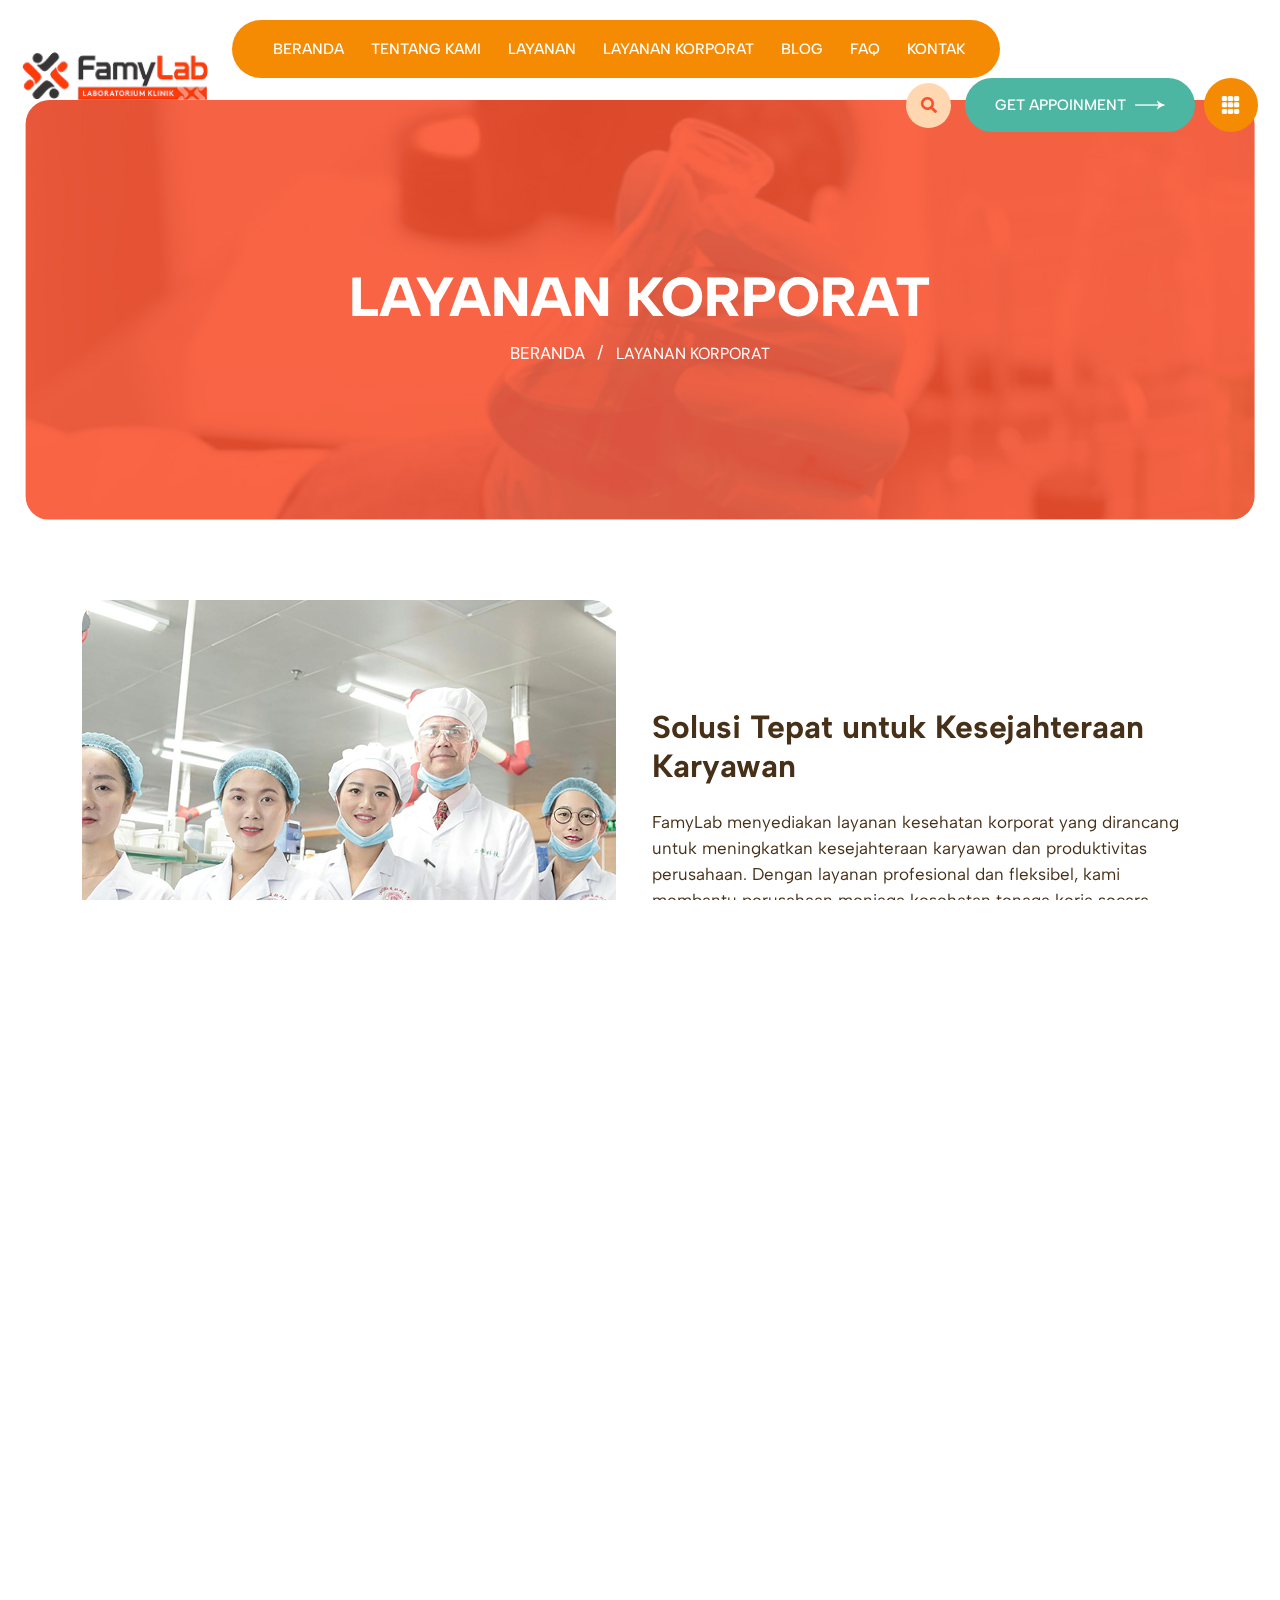
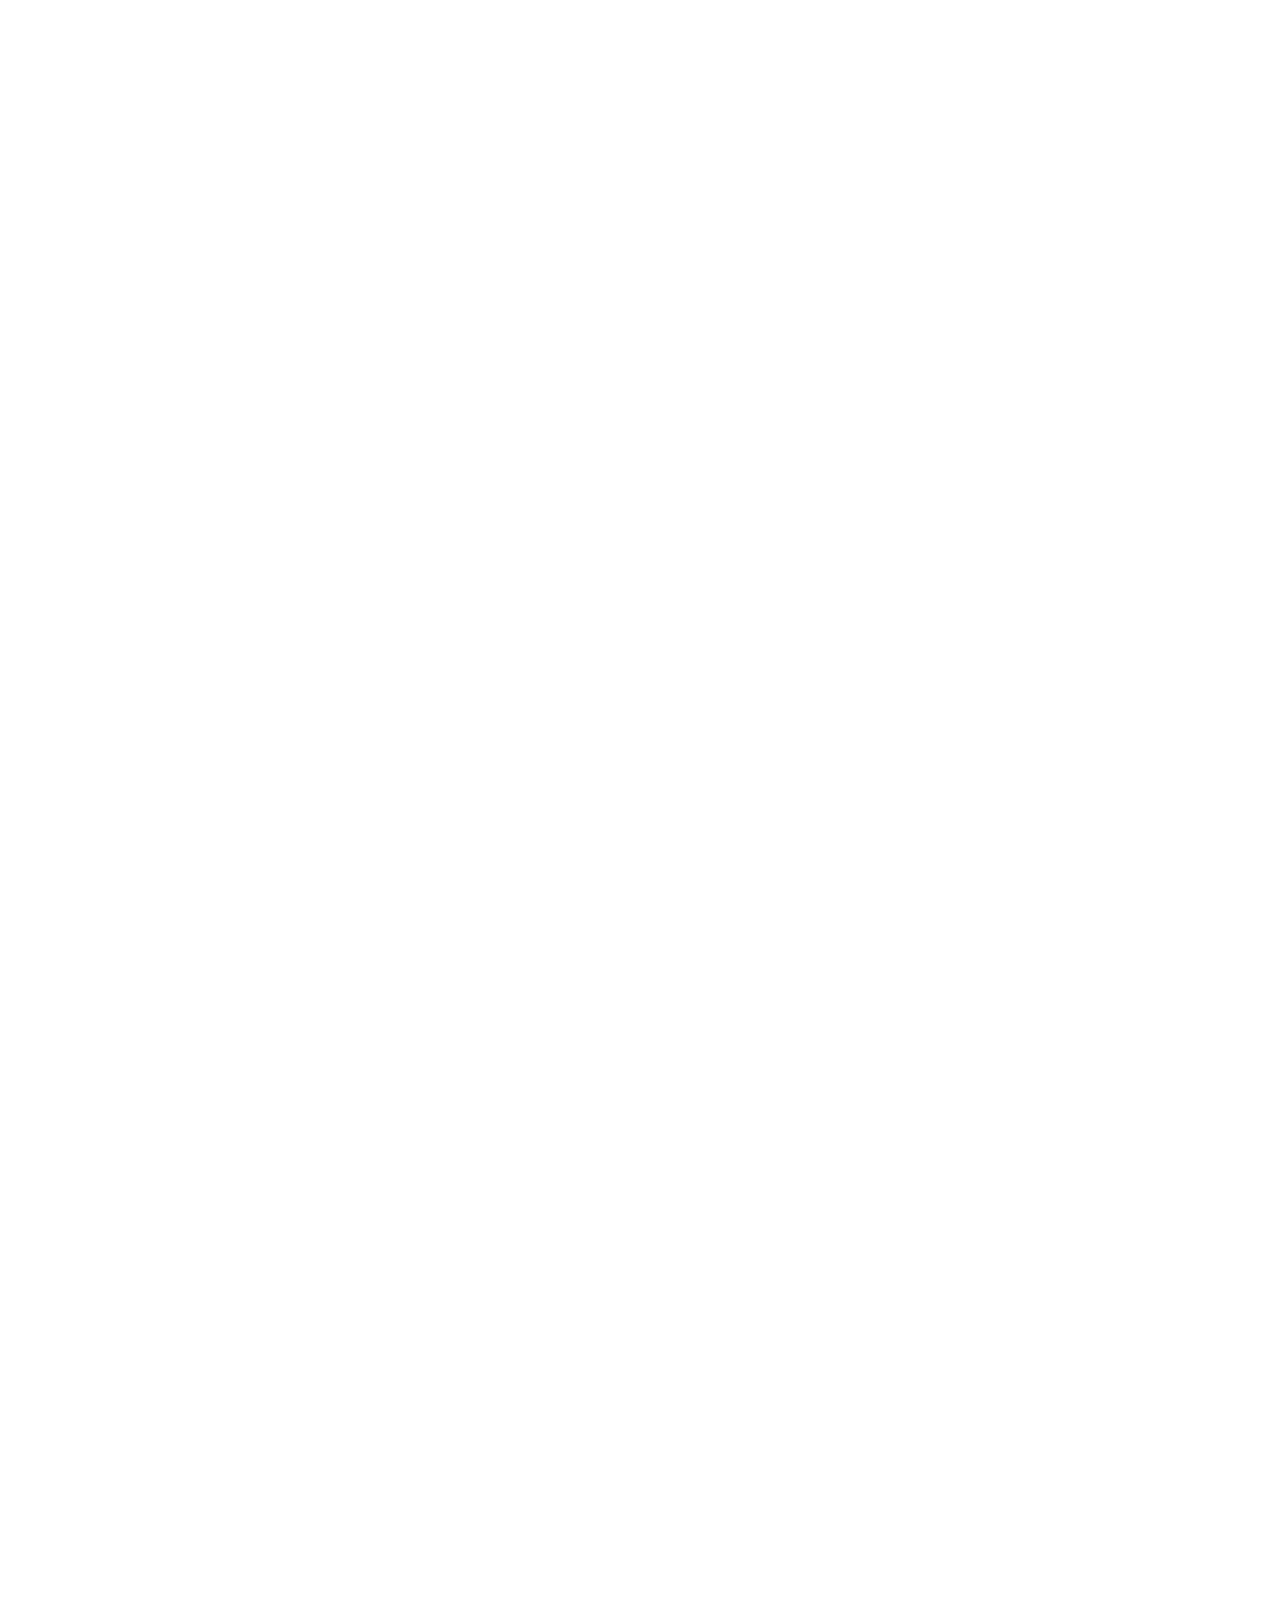
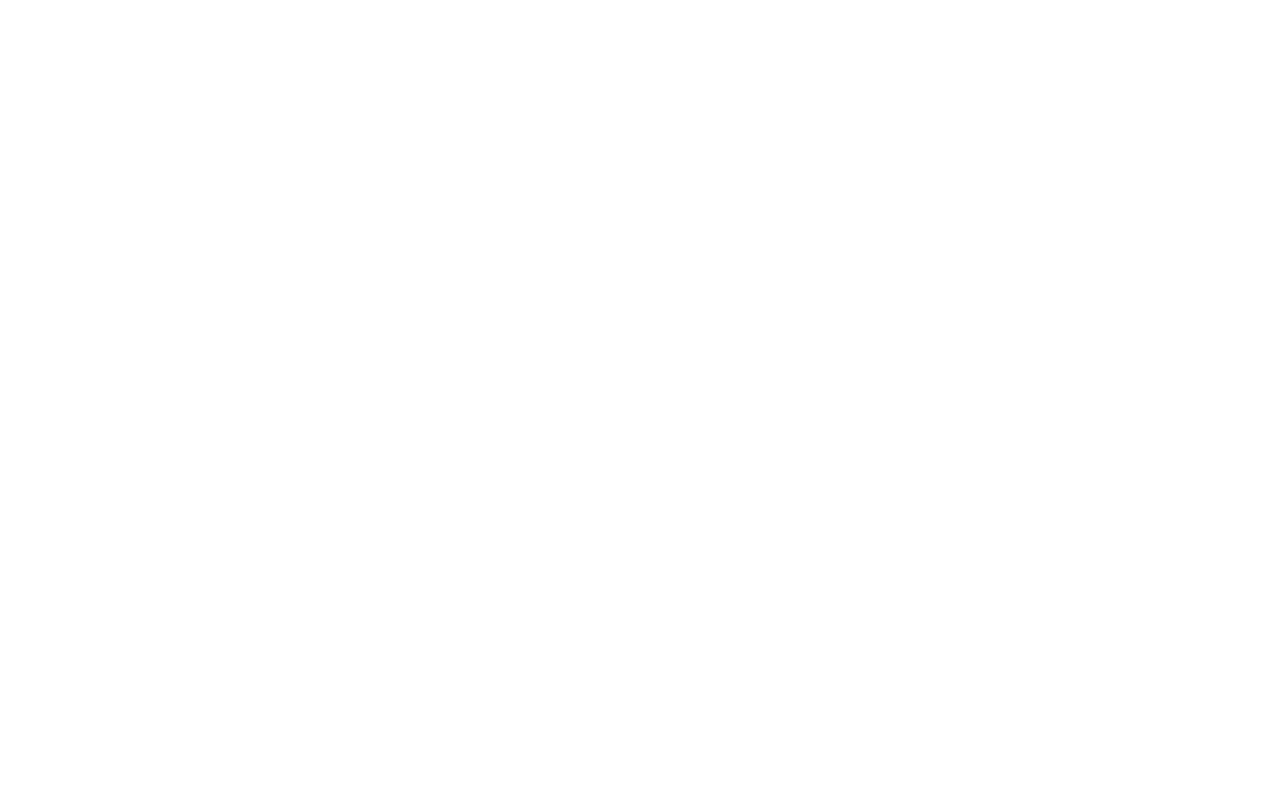
<file: layanan-korporat.html>
<!DOCTYPE html>
<html lang="en-US">
  <head>
    <meta charset="UTF-8" />
    <meta http-equiv="x-ua-compatible" content="ie=edge" />
    <title>Famylabs</title>
    <meta name="description" content="" />
    <meta name="viewport" content="width=device-width, initial-scale=1" />
    <!-- Favicon -->
    <link rel="icon" type="image/png" sizes="56x56" href="assets/images/fav-icon/icon.png"/>
    <!-- bootstrap CSS -->
    <link rel="stylesheet" href="assets/css/bootstrap.min.css" type="text/css" media="all"/>

    <!-- font-awesome CSS -->
    <link rel="stylesheet" href="assets/css/all.min.css" type="text/css" media="all"/>
    <!-- font-flaticon CSS -->
    <link rel="stylesheet" href="assets/css/flaticon.css" type="text/css" media="all"/>
    <!-- theme-default CSS -->
    <link rel="stylesheet" href="assets/css/theme-default.css" type="text/css" media="all"/>
    <!-- meanmenu CSS -->
    <link rel="stylesheet" href="assets/css/meanmenu.min.css" type="text/css" media="all"/>
    <!-- venobox CSS -->
    <link rel="stylesheet" href="venobox/venobox.css" type="text/css" media="all"/>
    <!-- bootstrap icons -->
    <link rel="stylesheet" href="assets/css/bootstrap-icons.css" type="text/css" media="all"/>
    <!-- Main Style CSS -->
     <link rel="stylesheet" href="assets/css/owl.carousel.min.css">
    <link rel="stylesheet" href="assets/css/style.css" type="text/css" media="all"/>
    <link rel="stylesheet" href="assets/css/odometer-theme-default.css" />
    <!-- responsive CSS -->
    <link rel="stylesheet" href="assets/css/responsive.css" type="text/css" media="all"/>
    <link rel="stylesheet" href="assets/css/swiper.min.css" />
    <!-- modernizr js -->
    <script src="assets/js/vendor/modernizr-3.5.0.min.js"></script>
    <link href="https://fonts.cdnfonts.com/css/clash-display" rel="stylesheet"/>
    <link rel="stylesheet" href="assets/css/aos.css" />
  </head>
  <body>
    <!-- loder -->
    <div class="loader-wrapper">
      <div class="loader"></div>
      <div class="loder-section left-section"></div>
      <div class="loder-section right-section"></div>
    </div>

    <!-- Curser Pointer -->
    <div class="cursor"></div>
    <div class="cursor2"></div>

    <!--==================================================-->
    <!-- Start mediic Main Menu  -->
    <!--==================================================-->
    <div id="sticky-header" class="mediic_nav_manu">
      <div class="container-fluid">
        <div class="row align-items-center">
          <div class="col-lg-2">
            <div class="logo cursor-scale small">
              <a class="logo_img" href="index.html" title="famylabs">
                <img src="assets/images/famylabs/famylabs-logo.png" alt="logo" />
              </a>
              <a class="main_sticky" href="index.html" title="famylabs">
                <img src="assets/images/famylabs/famylabs-logo.png" alt="logo" />
              </a>
            </div>
          </div>
          <div class="col-lg-10">
            <nav class="mediic_menu">
              <ul class="nav_scroll">
                <li><a class="mdy-hover cursor-scale small" href="#">Beranda</a></li>
                <li><a class="mdy-hover cursor-scale small" href="tentang.html">Tentang Kami</a></li>
                <li><a class="mdy-hover cursor-scale small" href="layanan.html">Layanan</a></li>
                <li><a class="mdy-hover cursor-scale small" href="layanan-korporat.html">Layanan Korporat</a></li>
                <li><a class="mdy-hover cursor-scale small" href="blog">Blog</a></li>
                <li><a class="mdy-hover cursor-scale small" href="faq.html">FAQ</a></li>
                <li><a class="mdy-hover cursor-scale small" href="kontak.html">Kontak</a></li>
              </ul>
              <div class="mediic-right-side cursor-scale small">
                <!-- mediic Search -->
                <div class="search-box-btn search-box-outer">
                  <i class="fa-solid fa-magnifying-glass"></i>
                </div>
                <!-- header button -->
                <div class="header-button">
                  <a href="appointment.html">
                    Get Appoinment
                    <img src="assets/images/resource/arrow.png" alt="" />
                    <div class="mediic-hover-btn hover-btn"></div>
                    <div class="mediic-hover-btn hover-btn2"></div>
                    <div class="mediic-hover-btn hover-btn3"></div>
                    <div class="mediic-hover-btn hover-btn4"></div>
                  </a>
                </div>
                <div class="sidebar">
                  <div class="nav-btn navSidebar-button">
                    <span><i class="bi bi-grid-3x3-gap-fill"></i></span>
                  </div>
                </div>
              </div>
            </nav>
          </div>
        </div>
      </div>
    </div>

    <!-- mediic Mobile Menu  -->
    <div class="mobile-menu-area sticky d-sm-block d-md-block d-lg-none">
      <div class="mobile-menu">
        <nav class="mediic_menu">
          <ul class="nav_scroll">
            <li><a class="mdy-hover cursor-scale small" href="#">Beranda</a></li>
            <li><a class="mdy-hover cursor-scale small" href="tentang.html">Tentang Kami</a></li>
            <li><a class="mdy-hover cursor-scale small" href="layanan.html">Layanan</a></li>
            <li><a class="mdy-hover cursor-scale small" href="layanan-korporat.html">Layanan Korporat</a></li>
            <li><a class="mdy-hover cursor-scale small" href="blog">Blog</a></li>
            <li><a class="mdy-hover cursor-scale small" href="faq.html">FAQ</a></li>
            <li><a class="mdy-hover cursor-scale small" href="kontak.html">Kontak</a></li>
          </ul>
        </nav>
      </div>
    </div>
    <!--==================================================-->
    <!-- End mediic Main Menu  -->
    <!--==================================================-->

    <div id="smooth-wrapper">
      <div id="smooth-content">
        <!--==================================================-->
        <!-- Start mediic Breatcome Section  -->
        <!--==================================================-->

        <div class="breatcome-section d-flex align-items-center">
            <div class="container">
              <div class="row">
                <div class="col-lg-12">
                  <div class="breatcome-content text-center">
                    <h1 class="cursor-scale">Layanan Korporat</h1>
                    <ul class="breatcome-item">
                      <li>
                        <a class="cursor-scale small" href="index.html">
                          BERANDA
                        </a>
                      </li>
                      <li>Layanan Korporat</li>
                    </ul>
                  </div>
                </div>
              </div>
            </div>
          </div>
          <!--==================================================-->
          <!-- End mediic Breatcome Section  -->
          <!--==================================================-->
  
        
        <section class="about-sec-2 bg-white">
            <div class="container">
                <div class="row align-items-center">
                    <div class="col-md-5">
                      <img src="assets/images/famylabs/img-1.jpg" alt="">
                    </div>
                    <div class="col-md-1"></div>
                    <div class="col-md-6">
                      <div class="mediic-section-title2 mb-4">
                        <h3 class="cursor-scale small">
                            Solusi Tepat untuk Kesejahteraan Karyawan
                        </h3>
                      </div>
                      <p>FamyLab menyediakan layanan kesehatan korporat yang dirancang untuk meningkatkan kesejahteraan karyawan dan produktivitas perusahaan. Dengan layanan profesional dan fleksibel, kami membantu perusahaan menjaga kesehatan tenaga kerja secara optimal.</p>
                    </div>
                </div>
            </div>
        </section>

        <!--==================================================-->
        <!-- Start mediic Service Details Section  -->
        <!--==================================================-->

        <div class="mediic-section style-2 bg-orange">
            <div class="container">
              <div class="row">
                <div class="col-lg-4">
                    <div class="mediic-category-box" data-aos="fade-up">
                      <h3 class="category-title">Cari Layanan</h3>
                      <div class="search-bx">
                        <form action="#" method="get">
                          <input type="text" class="src-input-box" placeholder="Search Here" name="s" value="" title="src-input-box"/>
                          <button class="subscribe-btn" type="submit">
                            <i class="bi bi-search"></i>
                          </button>
                        </form>
                      </div>
                    </div>
    
                    <!-- box 4 -->
                    <div class="mediic-company-contact" data-aos="flip-right">
                      <div class="mediic-category_box">
                        <div class="call-icon">
                          <img src="assets/images/resource/call3..png" alt="" />
                        </div>
                        <div class="mediic-category-content">
                          <h6>Hubungi Kami</h6>
                          <h4>+123 (4567) 890</h4>
                          <p>
                            <i class="bi bi-envelope-plus"></i> example@gmail.com
                          </p>
                        </div>
                        <div class="mediic-contact-btn">
                          <a href="contact.html">HUBUNGI KAMI <i class="bi bi-arrow-right"></i>
                            <div class="mediic-hover-btn hover-btn"></div>
                            <div class="mediic-hover-btn hover-btn2"></div>
                            <div class="mediic-hover-btn hover-btn3"></div>
                            <div class="mediic-hover-btn hover-btn4"></div>
                          </a>
                        </div>
                      </div>
                    </div>
                  </div>
                <div class="col-lg-8">
                  <div class="row">
                    <div class="col-md-6">
                        <div class="single-services-box" data-aos="flip-right">
                            <div class="services-content-2">
                              <div class="service-flex d-flex align-items-center">
                                <div class="services-title">
                                  <h3>Medical Check-Up Karyawan</h3>
                                  <span>Layanan Korporat</span>
                                </div>
                              </div>
                              <div class="services-desc">
                                <ul>
                                   <li>Pemeriksaan kesehatan rutin</li>
                                   <li>Laporan kesehatan lengkap</li>
                                </ul>
                                <div class="price">
                                    <span>Rp 350.000</span> /karyawan
                                </div>
                              </div> 
                              <div class="srvce-btn cursor-scale small">
                                <a href="service-details.html">LIHAT DETAIL <i class="bi bi-chevron-right"></i></a>
                              </div>
                            </div>
                        </div>
                    </div>
                    <div class="col-md-6">
                        <div class="single-services-box" data-aos="flip-right">
                            <div class="services-content-2">
                              <div class="service-flex d-flex align-items-center">
                                <div class="services-title">
                                  <h3>Medical Check-Up Karyawan</h3>
                                  <span>Layanan Korporat</span>
                                </div>
                              </div>
                              <div class="services-desc">
                                <ul>
                                   <li>Pemeriksaan kesehatan rutin</li>
                                   <li>Laporan kesehatan lengkap</li>
                                </ul>
                                <div class="price">
                                    <span>Rp 350.000</span> /karyawan
                                </div>
                              </div> 
                              <div class="srvce-btn cursor-scale small">
                                <a href="service-details.html">LIHAT DETAIL <i class="bi bi-chevron-right"></i></a>
                              </div>
                            </div>
                        </div>
                    </div>
                    <div class="col-md-6">
                        <div class="single-services-box" data-aos="flip-right">
                            <div class="services-content-2">
                              <div class="service-flex d-flex align-items-center">
                                <div class="services-title">
                                  <h3>Medical Check-Up Karyawan</h3>
                                  <span>Layanan Korporat</span>
                                </div>
                              </div>
                              <div class="services-desc">
                                <ul>
                                   <li>Pemeriksaan kesehatan rutin</li>
                                   <li>Laporan kesehatan lengkap</li>
                                </ul>
                                <div class="price">
                                    <span>Rp 350.000</span> /karyawan
                                </div>
                              </div> 
                              <div class="srvce-btn cursor-scale small">
                                <a href="service-details.html">LIHAT DETAIL <i class="bi bi-chevron-right"></i></a>
                              </div>
                            </div>
                        </div>
                    </div>
                    <div class="col-md-6">
                        <div class="single-services-box" data-aos="flip-right">
                            <div class="services-content-2">
                              <div class="service-flex d-flex align-items-center">
                                <div class="services-title">
                                  <h3>Medical Check-Up Karyawan</h3>
                                  <span>Layanan Korporat</span>
                                </div>
                              </div>
                              <div class="services-desc">
                                <ul>
                                   <li>Pemeriksaan kesehatan rutin</li>
                                   <li>Laporan kesehatan lengkap</li>
                                </ul>
                                <div class="price">
                                    <span>Rp 350.000</span> /karyawan
                                </div>
                              </div> 
                              <div class="srvce-btn cursor-scale small">
                                <a href="service-details.html">LIHAT DETAIL <i class="bi bi-chevron-right"></i></a>
                              </div>
                            </div>
                        </div>
                    </div>
                    <div class="col-md-6">
                        <div class="single-services-box" data-aos="flip-right">
                            <div class="services-content-2">
                              <div class="service-flex d-flex align-items-center">
                                <div class="services-title">
                                  <h3>Medical Check-Up Karyawan</h3>
                                  <span>Layanan Korporat</span>
                                </div>
                              </div>
                              <div class="services-desc">
                                <ul>
                                   <li>Pemeriksaan kesehatan rutin</li>
                                   <li>Laporan kesehatan lengkap</li>
                                </ul>
                                <div class="price">
                                    <span>Rp 350.000</span> /karyawan
                                </div>
                              </div> 
                              <div class="srvce-btn cursor-scale small">
                                <a href="service-details.html">LIHAT DETAIL <i class="bi bi-chevron-right"></i></a>
                              </div>
                            </div>
                        </div>
                    </div>
                    <div class="col-md-6">
                        <div class="single-services-box" data-aos="flip-right">
                            <div class="services-content-2">
                              <div class="service-flex d-flex align-items-center">
                                <div class="services-title">
                                  <h3>Medical Check-Up Karyawan</h3>
                                  <span>Layanan Korporat</span>
                                </div>
                              </div>
                              <div class="services-desc">
                                <ul>
                                   <li>Pemeriksaan kesehatan rutin</li>
                                   <li>Laporan kesehatan lengkap</li>
                                </ul>
                                <div class="price">
                                    <span>Rp 350.000</span> /karyawan
                                </div>
                              </div> 
                              <div class="srvce-btn cursor-scale small">
                                <a href="service-details.html">LIHAT DETAIL <i class="bi bi-chevron-right"></i></a>
                              </div>
                            </div>
                        </div>
                    </div>
                  </div>
                </div>
              </div>
            </div>
          </div>
          <!--==================================================-->
          <!-- End mediic Service Details Section  -->
          <!--==================================================-->

        <!--==================================================-->
        <!-- Start mediic Appoinment Section  -->
        <!--==================================================-->
        <!-- <div class="appoinment-section">
            <div class="container">
              <div class="row">
                <div class="col-lg-12">
                  <div class="mediic-section-title cursor-scale text-center" data-aos="flip-left">
                    <h1>Jadwalkan Kunjungan</h1>
                  </div>
                </div>
              </div>
            </div>
          </div> -->
          <div class="mediic-appoinment">
            <div class="container">
              <div class="row appoinment align-items-center">
                <div class="col-lg-6"></div>
                <div class="col-lg-6" data-aos="zoom-in-left">
                  <div class="mediic-section-title2 cursor-scale small">
                    <h4>KIRIM PESAN</h4>
                    <h3>
                      Hubungi Kami
                    </h3>
                  </div>
                  <div class="contact-form-box">
                    <form action="https://formspree.io/f/myyleorq" method="POST" id="dreamit-form">
                      <div class="row">
                        <div class="col-lg-6 col-md-6">
                          <div class="form-box">
                            <input type="text" name="name" placeholder="Nama*" required=""/>
                          </div>
                        </div>
                        <div class="col-lg-6 col-md-6">
                          <div class="form-box">
                            <input type="text" name="email" placeholder="E-Mail*" required=""/>
                          </div>
                        </div>
                        <div class="col-lg-6 col-md-6">
                          <div class="form-box">
                            <input type="text" name="subject" placeholder="Subject*" required=""/>
                          </div>
                        </div>
                        <div class="col-lg-6 col-md-6">
                          <div class="form-box">
                            <input type="text" name="subject" placeholder="No. HP" required=""/>
                          </div>
                        </div>
                        <div class="col-lg-12">
                          <div class="form-box">
                            <textarea name="massage" id="massage" placeholder="Tulis Pesan Anda..." required=""></textarea>
                          </div>
                        </div>
                        <div class="col-lg-12 col-md-6">
                          <div class="submit-button cursor-scale small">
                            <button class="submit-btn">
                              KIRIM <i class="bi bi-arrow-return-right"></i>
                            </button>
                          </div>
                        </div>
                      </div>
                    </form>
                  </div>
                </div>
              </div>
            </div>
          </div>
          <!--==================================================-->
          <!-- End mediic Appoinment Section  -->
          <!--==================================================-->
        
        <!--==================================================-->
        <!-- Start mediic Subscribe Section -->
        <!--==================================================-->

        <div class="mediic-subscribe">
          <div class="container">
            <div class="row align-items-center">
              <div class="col-lg-7">
                <div class="subscribe-content" data-aos="fade-up">
                  <div class="subscribe-icon cursor-scale">
                    <img src="assets/images/resource/bag.png" alt="" />
                  </div>
                  <div class="subscribe-title">
                    <h1 class="cursor-scale small">
                      FamyLab: Klinik Kesehatan Modern dengan Layanan Lengkap untuk Kesejahteraan Anda
                    </h1>
                  </div>
                </div>
              </div>
              <div class="col-lg-5">
                <div class="mediic-button text-right cursor-scale small" data-aos="fade-down">
                  <a href="contact.html" class="mediic-btn">
                    Hubungi Kami
                    <i class="bi bi-arrow-return-right"></i>
                  </a>
                </div>
              </div>
            </div>
          </div>
        </div>

        <!--==================================================-->
        <!-- End mediic Subscribe Section -->
        <!--==================================================-->

        <!--==================================================-->
        <!-- Start mediic Footer Section -->
        <!--==================================================-->
        <div class="footer-section">
          <div class="container">
            <div class="row">
              <div class="col-lg-5 col-md-6">
                <div class="widget widgets-company-info" data-aos="zoom-in-right">
                  <div class="company-logo cursor-scale small">
                    <a href="index.html"
                      ><img src="assets/images/famylabs/famylabs-logo-white.png" alt="logo"
                    /></a>
                  </div>
                  <div class="company-info-desc">
                    <p>
                      Completely promote interdependent systems for Latest
                      update news this Medical.
                    </p>
                  </div>
                  <form>
                    <div class="subscribe_form">
                      <input
                        type="email"
                        name="email"
                        placeholder="Enter Your E-Mail"
                      />
                      <button type="submit" class="submits-btn">
                        <i class="bi bi-send-check"></i>
                      </button>
                    </div>
                    <div class="subscribe_form_send"></div>
                    <label class="widget-check">
                      <input type="checkbox" />
                      Agree Terms and Condition
                      <span class="checkmark"></span>
                    </label>
                  </form>
                </div>
              </div>
              <div class="col-lg-2 col-md-6">
                <div class="widget widget-nav-menu" data-aos="zoom-out-up">
                  <h4 class="widget-title">Perusahaan</h4>
                  <div class="menu-quick-link-content">
                    <ul class="footer-menu cursor-scale small">
                      <li><a href="index.html"> Home </a></li>
                      <li><a href="about.html"> Tentang Kami </a></li>
                      <li><a href="service.html"> Layanan </a></li>
                      <li><a href="blog-details.html"> Blog </a></li>
                      <li><a href="contact.html"> Hubungi Kami </a></li>
                    </ul>
                  </div>
                </div>
              </div>
              <div class="col-lg-2 col-md-6">
                <div class="widget widget-nav-menu" data-aos="zoom-out">
                  <h4 class="widget-title">Tautan Lainnya</h4>
                  <div class="menu-quick-link-content">
                    <ul class="footer-menu cursor-scale small">
                      <li><a href="#"> Partner </a></li>
                      <li><a href="testimonial.html"> Testimonial </a></li>
                      <li><a href="appointment.html"> Jadwalkan Kunjungan </a></li>
                      <li><a href="#"> Privasi </a></li>
                      <li><a href="faq.html"> FAQ </a></li>
                    </ul>
                  </div>
                </div>
              </div>
              <div class="col-lg-3 col-md-6">
                <div class="mediic-address" data-aos="zoom-in-left">
                  <h4 class="widget-title">Alamat</h4>
                  <div class="footer-mediic-contact">
                    <div class="place-location">
                      <p class="text-lightorange">102/ B Street, New Elephant Road, Sandigo, USA</p>
                    </div>
                    <div class="mediic-info">
                      <h5>Email</h5>
                      <p class="text-lightorange">example@gmail.com</p>
                    </div>
                    <div class="mediic-info">
                      <h5>No. Telepon</h5>
                      <p class="text-lightorange">+123 (4567) - 890</p>
                    </div>
                  </div>
                </div>
              </div>
            </div>
            <div class="row footer-btm d-flex align-items-center">
              <div class="col-lg-6 col-md-6">
                <div class="mediic-social-icon cursor-scale small">
                  <a href="#">
                    <i class="fab fa-facebook-f"></i>
                  </a>
                  <a href="#">
                    <i class="fa-brands fa-linkedin-in"> </i>
                  </a>
                  <a href="#">
                    <i class="bi bi-twitter"></i>
                  </a>
                  <a href="#">
                    <i class="fab fa-pinterest-p"></i>
                  </a>
                </div>
              </div>
              <div class="col-lg-6 col-md-6">
                <div class="mediic-company-desc text-right">
                  <p class="text-lightorange">
                    FamyLabs ©2024 - All Rights Reserved
                  </p>
                </div>
              </div>
            </div>
          </div>
        </div>
        <!--==================================================-->
        <!-- End mediic Footer Section -->
        <!--==================================================-->

        <!--==================================================-->
        <!-- Start Search Popup Area -->
        <!--==================================================-->
        <div class="search-popup">
          <button class="close-search style-two">
            <span class="flaticon-multiply"
              ><i class="far fa-times-circle"></i
            ></span>
          </button>
          <button class="close-search"><i class="fas fa-arrow-up"></i></button>
          <form method="post" action="#">
            <div class="form-group">
              <input
                type="search"
                name="search-field"
                value=""
                placeholder="Search Here"
                required=""
              />
              <button type="submit"><i class="fa fa-search"></i></button>
            </div>
          </form>
        </div>
        <!--==================================================-->
        <!-- Start Search Popup Area -->
        <!--==================================================-->

        <!--==================================================-->
        <!-- Sidebar Cart Item -->
        <!--==================================================-->
        <div class="xs-sidebar-group info-group">
          <div class="xs-overlay xs-bg-black"></div>
          <div class="xs-sidebar-widget">
            <div class="sidebar-widget-container">
              <div class="widget-heading">
                <a href="#" class="close-side-widget">
                  <i class="far fa-times-circle"></i>
                </a>
              </div>
              <div class="sidebar-textwidget">
                <!-- Sidebar Info Content -->
                <div class="sidebar-info-contents">
                  <div class="content-inner2">
                    <div class="nav-logo">
                      <a href="index.html"
                        ><img src="assets/images/logo2.png" alt=""
                      /></a>
                    </div>
                    <div class="row padding-two">
                      <div class="col-lg-6 padding-0 pl-0 pr-0">
                        <div class="content-thumb-box">
                          <img src="assets/images/resource/blog6.jpg" alt="" />
                        </div>
                      </div>
                      <div class="col-lg-6 padding-0 pl-0 pr-0">
                        <div class="content-thumb-box">
                          <img src="assets/images/resource/blog5.jpg" alt="" />
                        </div>
                      </div>
                      <div class="col-lg-6 padding-0 pl-0 pr-0">
                        <div class="content-thumb-box">
                          <img src="assets/images/resource/blog4.jpg" alt="" />
                        </div>
                      </div>
                      <div class="col-lg-6 padding-0 pl-0 pr-0">
                        <div class="content-thumb-box">
                          <img src="assets/images/resource/blog3.jpg" alt="" />
                        </div>
                      </div>
                    </div>
                    <div class="contact-info">
                      <h2>Contact Info</h2>
                      <ul class="list-style-one">
                        <li>
                          <span><i class="bi bi-envelope"></i></span>Chicago 12,
                          Melborne City, USA
                        </li>
                        <li>
                          <span><i class="bi bi-telephone-forward"></i></span
                          >(+001) 123-456-7890
                        </li>
                        <li>
                          <span><i class="bi bi-geo-alt"></i></span>Example.com
                        </li>
                        <li>
                          <span><i class="bi bi-clock"></i></span>Week Days:
                          09.00 to 18.00 Sunday: Closed
                        </li>
                      </ul>
                    </div>
                    <!-- Social Box -->
                    <ul class="social-box">
                      <li class="facebook">
                        <a href="#" class="fab fa-facebook-f"></a>
                      </li>
                      <li class="twitter">
                        <a href="#" class="fab fa-instagram"></a>
                      </li>
                      <li class="linkedin">
                        <a href="#" class="fab fa-twitter"></a>
                      </li>
                      <li class="instagram">
                        <a href="#" class="fab fa-pinterest-p"></a>
                      </li>
                      <li class="youtube">
                        <a href="#" class="fab fa-linkedin-in"></a>
                      </li>
                    </ul>
                  </div>
                </div>
              </div>
            </div>
          </div>
        </div>

        <!--==================================================-->
        <!-- End Sidebar section Area -->
        <!--==================================================-->
      </div>
    </div>

    <!--==================================================-->
    <!-- Start scrollup section Area -->
    <!--==================================================-->
    <div id="progress" class="progress hide">
      <div id="progress-value"></div>
    </div>
    <!--==================================================-->
    <!-- Start scrollup section Area -->
    <!--==================================================-->


    <script src="assets/js/swiper.min.js"></script>
    <script src="assets/js/gsap.min.js"></script>

    <script src="assets/js/ScrollSmoother.min.js"></script>

    <script src="assets/js/ScrollToPlugin.min.js"></script>

    <script src="assets/js/ScrollTrigger.min.js"></script>

    <script src="assets/js/aos.js"></script>

    <script src="assets/js/vendor/jquery-3.6.2.min.js"></script>

    <script src="assets/js/odometer.min.js"></script>

    <script src="assets/js/bootstrap.min.js"></script>

    <script src="assets/js/imagesloaded.pkgd.min.js"></script>

    <script src="venobox/venobox.js"></script>

    <script src="venobox/venobox.min.js"></script>

    <script src="assets/js/jquery.meanmenu.js"></script>

    <script src="assets/js/jquery.scrollUp.js"></script>

    <script src="assets/js/appear.js"></script>

    <script src="assets/js/jquery.barfiller.js"></script>

    <script src="assets/js/owl.carousel.min.js"></script>

    <script src="assets/js/theme.js"></script>

    <script src="assets/js/my.js"></script>

    <script>
      $(document).ready(function(){
        $(".service-list").owlCarousel({
      loop: true,
      autoplay: false,
      autoplayTimeout: 3500,
      smartSpeed: 2000,
      margin: 30,
      dots: false,
      center: false,
      nav: true,
      navText: [
        "<i class='fa-solid fa-chevron-left''></i>",
        "<i class='fa-solid fa-chevron-right''></i>",
      ],
      responsive: {
        0: {
          items: 1,
        },

        768: {
          items: 2,
        },
        992: {
          items: 2,
        },
        1200: {
          items: 3,
        },
        1500: {
          items: 4,
        },
        1920: {
          items: 4,
        },
      },
    });
      });
    </script>
  </body>
</html>
</file>
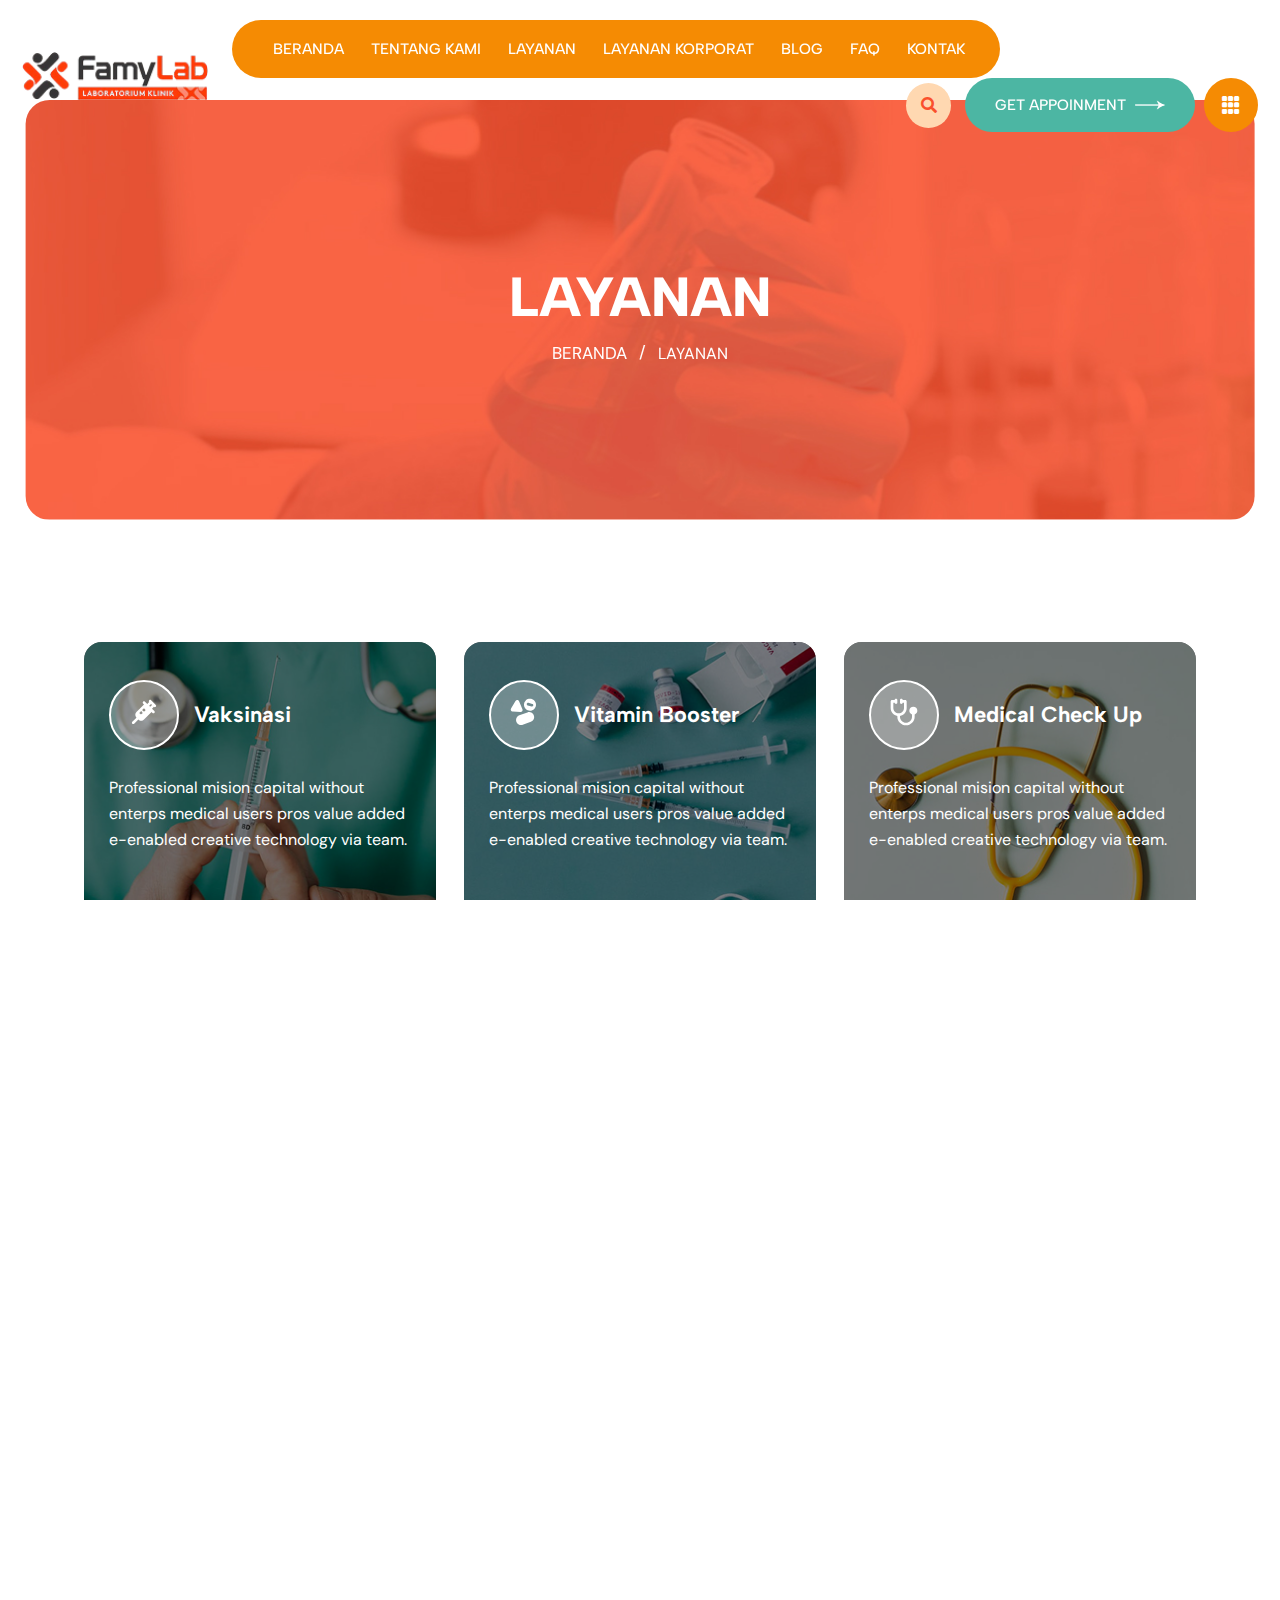
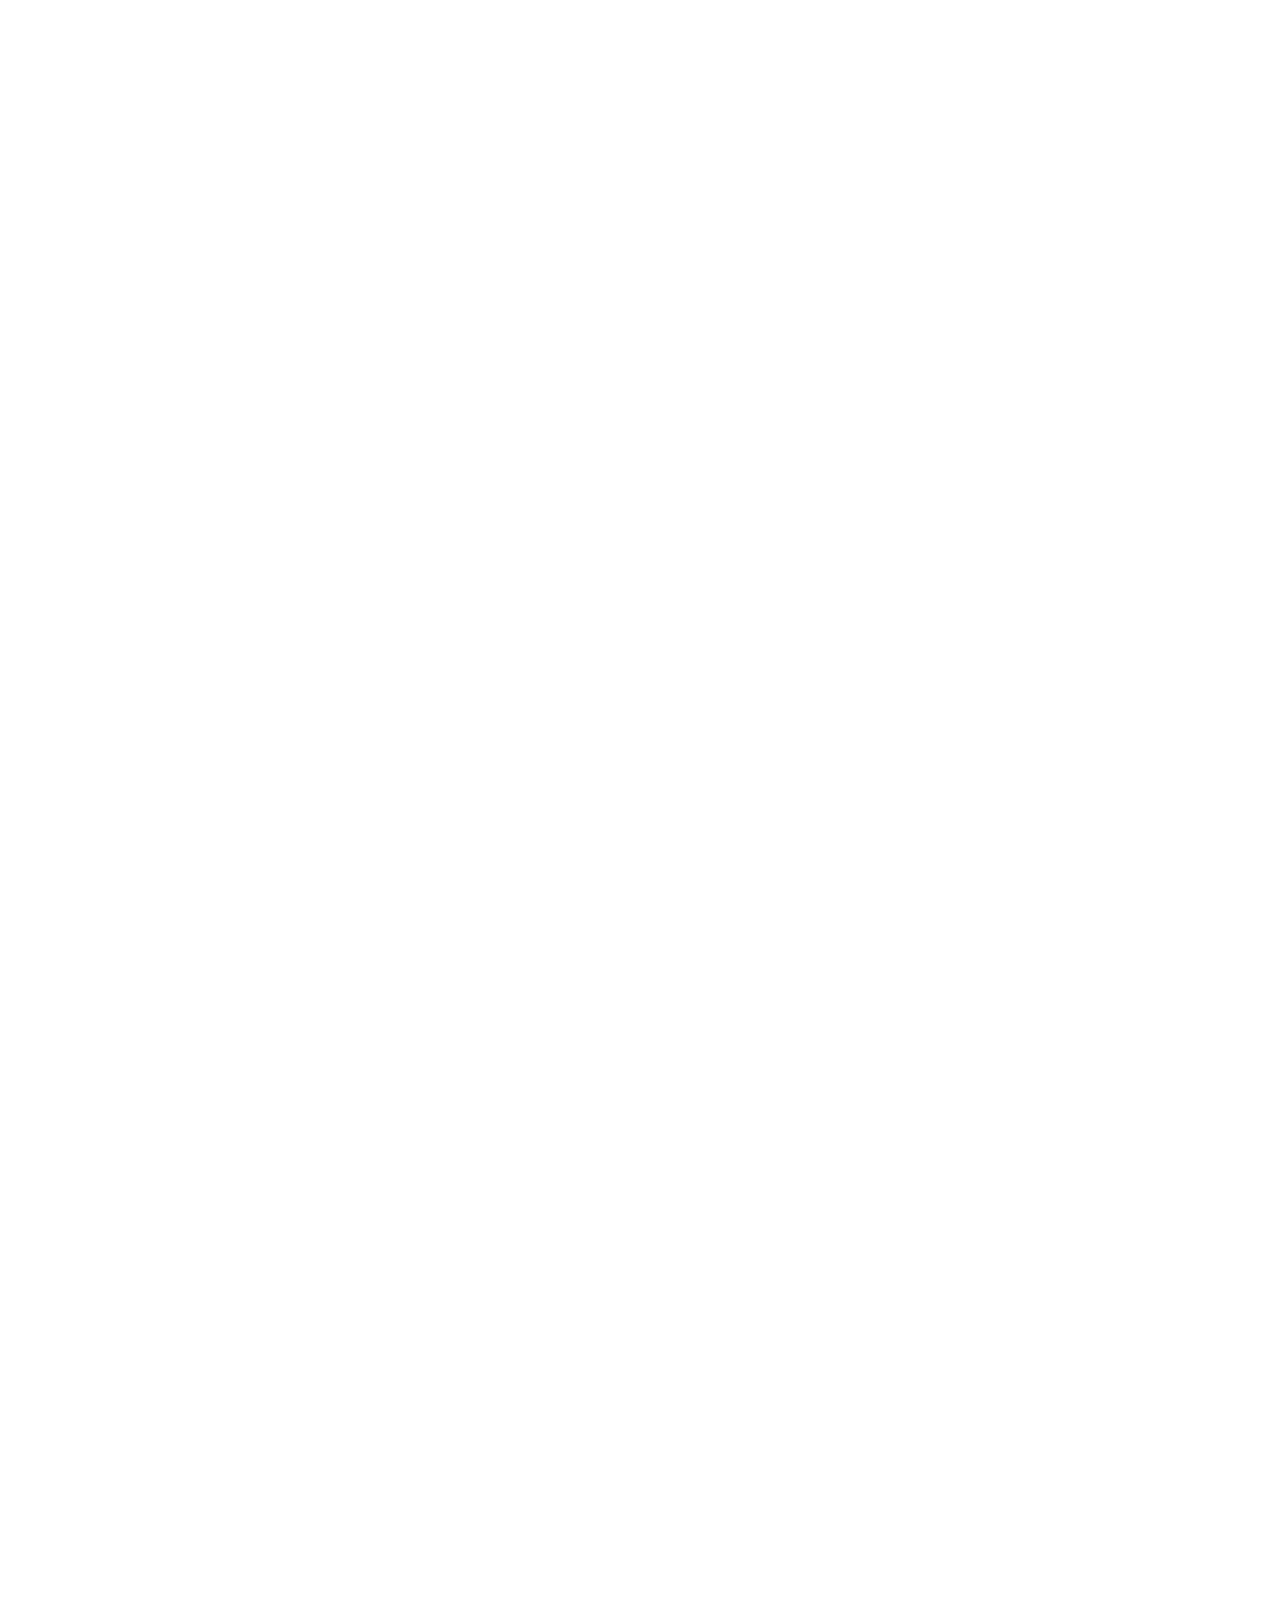
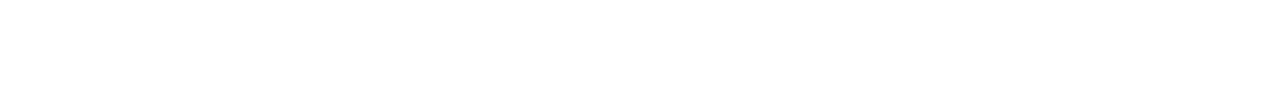
<file: layanan.html>
<!DOCTYPE html>
<html lang="en-US">
  <head>
    <meta charset="UTF-8" />
    <meta http-equiv="x-ua-compatible" content="ie=edge" />
    <title>Famylabs</title>
    <meta name="description" content="" />
    <meta name="viewport" content="width=device-width, initial-scale=1" />
    <!-- Favicon -->
    <link rel="icon" type="image/png" sizes="56x56" href="assets/images/fav-icon/icon.png"/>
    <!-- bootstrap CSS -->
    <link rel="stylesheet" href="assets/css/bootstrap.min.css" type="text/css" media="all"/>

    <!-- font-awesome CSS -->
    <link rel="stylesheet" href="assets/css/all.min.css" type="text/css" media="all"/>
    <!-- font-flaticon CSS -->
    <link rel="stylesheet" href="assets/css/flaticon.css" type="text/css" media="all"/>
    <!-- theme-default CSS -->
    <link rel="stylesheet" href="assets/css/theme-default.css" type="text/css" media="all"/>
    <!-- meanmenu CSS -->
    <link rel="stylesheet" href="assets/css/meanmenu.min.css" type="text/css" media="all"/>
    <!-- venobox CSS -->
    <link rel="stylesheet" href="venobox/venobox.css" type="text/css" media="all"/>
    <!-- bootstrap icons -->
    <link rel="stylesheet" href="assets/css/bootstrap-icons.css" type="text/css" media="all"/>
    <!-- Main Style CSS -->
     <link rel="stylesheet" href="assets/css/owl.carousel.min.css">
    <link rel="stylesheet" href="assets/css/style.css" type="text/css" media="all"/>
    <link rel="stylesheet" href="assets/css/odometer-theme-default.css" />
    <!-- responsive CSS -->
    <link rel="stylesheet" href="assets/css/responsive.css" type="text/css" media="all"/>
    <link rel="stylesheet" href="assets/css/swiper.min.css" />
    <!-- modernizr js -->
    <script src="assets/js/vendor/modernizr-3.5.0.min.js"></script>
    <link href="https://fonts.cdnfonts.com/css/clash-display" rel="stylesheet"/>
    <link rel="stylesheet" href="assets/css/aos.css" />
  </head>
  <body>
    <!-- loder -->
    <div class="loader-wrapper">
      <div class="loader"></div>
      <div class="loder-section left-section"></div>
      <div class="loder-section right-section"></div>
    </div>

    <!-- Curser Pointer -->
    <div class="cursor"></div>
    <div class="cursor2"></div>

    <!--==================================================-->
    <!-- Start mediic Main Menu  -->
    <!--==================================================-->
    <div id="sticky-header" class="mediic_nav_manu">
      <div class="container-fluid">
        <div class="row align-items-center">
          <div class="col-lg-2">
            <div class="logo cursor-scale small">
              <a class="logo_img" href="index.html" title="famylabs">
                <img src="assets/images/famylabs/famylabs-logo.png" alt="logo" />
              </a>
              <a class="main_sticky" href="index.html" title="famylabs">
                <img src="assets/images/famylabs/famylabs-logo.png" alt="logo" />
              </a>
            </div>
          </div>
          <div class="col-lg-10">
            <nav class="mediic_menu">
              <ul class="nav_scroll">
                <li><a class="mdy-hover cursor-scale small" href="#">Beranda</a></li>
                <li><a class="mdy-hover cursor-scale small" href="tentang.html">Tentang Kami</a></li>
                <li><a class="mdy-hover cursor-scale small" href="layanan.html">Layanan</a></li>
                <li><a class="mdy-hover cursor-scale small" href="layanan-korporat.html">Layanan Korporat</a></li>
                <li><a class="mdy-hover cursor-scale small" href="blog">Blog</a></li>
                <li><a class="mdy-hover cursor-scale small" href="faq.html">FAQ</a></li>
                <li><a class="mdy-hover cursor-scale small" href="kontak.html">Kontak</a></li>
              </ul>
              <div class="mediic-right-side cursor-scale small">
                <!-- mediic Search -->
                <div class="search-box-btn search-box-outer">
                  <i class="fa-solid fa-magnifying-glass"></i>
                </div>
                <!-- header button -->
                <div class="header-button">
                  <a href="appointment.html">
                    Get Appoinment
                    <img src="assets/images/resource/arrow.png" alt="" />
                    <div class="mediic-hover-btn hover-btn"></div>
                    <div class="mediic-hover-btn hover-btn2"></div>
                    <div class="mediic-hover-btn hover-btn3"></div>
                    <div class="mediic-hover-btn hover-btn4"></div>
                  </a>
                </div>
                <div class="sidebar">
                  <div class="nav-btn navSidebar-button">
                    <span><i class="bi bi-grid-3x3-gap-fill"></i></span>
                  </div>
                </div>
              </div>
            </nav>
          </div>
        </div>
      </div>
    </div>

    <!-- mediic Mobile Menu  -->
    <div class="mobile-menu-area sticky d-sm-block d-md-block d-lg-none">
      <div class="mobile-menu">
        <nav class="mediic_menu">
          <ul class="nav_scroll">
            <li><a class="mdy-hover cursor-scale small" href="#">Beranda</a></li>
            <li><a class="mdy-hover cursor-scale small" href="tentang.html">Tentang Kami</a></li>
            <li><a class="mdy-hover cursor-scale small" href="layanan.html">Layanan</a></li>
            <li><a class="mdy-hover cursor-scale small" href="layanan-korporat.html">Layanan Korporat</a></li>
            <li><a class="mdy-hover cursor-scale small" href="blog">Blog</a></li>
            <li><a class="mdy-hover cursor-scale small" href="faq.html">FAQ</a></li>
            <li><a class="mdy-hover cursor-scale small" href="kontak.html">Kontak</a></li>
          </ul>
        </nav>
      </div>
    </div>
    <!--==================================================-->
    <!-- End mediic Main Menu  -->
    <!--==================================================-->

    <div id="smooth-wrapper">
      <div id="smooth-content">
        <!--==================================================-->
        <!-- Start mediic Breatcome Section  -->
        <!--==================================================-->

        <div class="breatcome-section d-flex align-items-center">
            <div class="container">
              <div class="row">
                <div class="col-lg-12">
                  <div class="breatcome-content text-center">
                    <h1 class="cursor-scale">LAYANAN</h1>
                    <ul class="breatcome-item">
                      <li>
                        <a class="cursor-scale small" href="index.html">
                          BERANDA
                        </a>
                      </li>
                      <li>LAYANAN</li>
                    </ul>
                  </div>
                </div>
              </div>
            </div>
        </div>
        <!--==================================================-->
        <!-- End mediic Breatcome Section  -->
        <!--==================================================-->
  
        <!--==================================================-->
        <!-- Start mediic Service Details Section  -->
        <!--==================================================-->

        <div class="services-section">
          <div class="container">
            <div class="row">
              <div class="col-lg-4 col-md-6">
                <div class="single-services-box upp" data-aos="fade-down">
                  <img class="service-img" src="assets/images/famylabs/bg-vaksinasi.jpg" alt="">
                  <div class="services-content-2">
                    <div class="service-flex d-flex align-items-center">
                      <div class="services-icon">
                          <img src="assets/images/famylabs/icon-vaksinasi.svg" alt=""/>
                        <span class="mdy-hover-icon"><img src="assets/images/famylabs/icon-vaksinasi.svg" alt=""/></span>
                      </div>
                      <div class="services-title">
                        <h3 class="text-white">Vaksinasi</h3>
                      </div>
                    </div>
                    <div class="services-desc">
                      <p class="text-white no-border-bottom">
                        Professional mision capital without enterps medical
                        users pros value added e-enabled creative technology via
                        team.
                      </p>
                    </div>
                    <div class="srvce-btn cursor-scale small">
                      <a class="text-white" href="service-details.html">SELENGKAPNYA <i class="bi bi-chevron-right"></i></a>
                    </div>
                  </div>
                </div>
              </div>
              <div class="col-lg-4 col-md-6">
                  <div class="single-services-box upp" data-aos="fade-down">
                    <img class="service-img" src="assets/images/famylabs/bg-vitamin.jpg" alt="">
                    <div class="services-content-2">
                      <div class="service-flex d-flex align-items-center">
                        <div class="services-icon">
                          <img src="assets/images/famylabs/icon-vitamin.svg" alt=""/>
                          <span class="mdy-hover-icon"><img src="assets/images/famylabs/icon-vitamin.svg" alt=""/></span>
                        </div>
                        <div class="services-title">
                          <h3 class="text-white">Vitamin Booster</h3>
                        </div>
                      </div>
                      <div class="services-desc">
                        <p class="text-white no-border-bottom">
                          Professional mision capital without enterps medical
                          users pros value added e-enabled creative technology via
                          team.
                        </p>
                      </div>
                      <div class="srvce-btn cursor-scale small">
                        <a class="text-white" href="service-details.html">SELENGKAPNYA <i class="bi bi-chevron-right"></i></a>
                      </div>
                    </div>
                  </div>
              </div>
              <div class="col-lg-4 col-md-6">
                  <div class="single-services-box upp" data-aos="fade-down">
                    <img class="service-img" src="assets/images/famylabs/bg-medical-checkup.jpg" alt="">
                    <div class="services-content-2">
                      <div class="service-flex d-flex align-items-center">
                        <div class="services-icon">
                          <img src="assets/images/famylabs/icon-medical-checkup.svg" alt=""/>
                          <span class="mdy-hover-icon"><img src="assets/images/famylabs/icon-medical-checkup.svg" alt=""/></span>
                        </div>
                        <div class="services-title">
                          <h3 class="text-white">Medical Check Up</h3>
                        </div>
                      </div>
                      <div class="services-desc">
                        <p class="text-white no-border-bottom">
                          Professional mision capital without enterps medical
                          users pros value added e-enabled creative technology via
                          team.
                        </p>
                      </div>
                      <div class="srvce-btn cursor-scale small">
                        <a class="text-white" href="service-details.html">SELENGKAPNYA <i class="bi bi-chevron-right"></i></a>
                      </div>
                    </div>
                  </div>
              </div>
              <div class="col-lg-4 col-md-6">
                  <div class="single-services-box upp" data-aos="fade-down">
                    <img class="service-img" src="assets/images/famylabs/bg-fisioterapi.jpg" alt="">
                    <div class="services-content-2">
                      <div class="service-flex d-flex align-items-center">
                        <div class="services-icon">
                          <img src="assets/images/famylabs/icon-mental-health.svg" alt=""/>
                          <span class="mdy-hover-icon"><img src="assets/images/famylabs/icon-mental-health.svg" alt=""/></span>
                        </div>
                        <div class="services-title">
                          <h3 class="text-white">Fisioterapi</h3>
                        </div>
                      </div>
                      <div class="services-desc">
                        <p class="text-white no-border-bottom">
                          Professional mision capital without enterps medical
                          users pros value added e-enabled creative technology via
                          team.
                        </p>
                      </div>
                      <div class="srvce-btn cursor-scale small">
                        <a class="text-white" href="service-details.html">SELENGKAPNYA <i class="bi bi-chevron-right"></i></a>
                      </div>
                    </div>
                  </div>
              </div>
              <div class="col-lg-4 col-md-6">
                  <div class="single-services-box upp" data-aos="fade-down">
                    <img class="service-img" src="assets/images/famylabs/bg-homecare.jpg" alt="">
                    <div class="services-content-2">
                      <div class="service-flex d-flex align-items-center">
                        <div class="services-icon">
                          <img src="assets/images/famylabs/icon-homecare.svg" alt=""/>
                          <span class="mdy-hover-icon"><img src="assets/images/famylabs/icon-homecare.svg" alt=""/></span>
                        </div>
                        <div class="services-title">
                          <h3 class="text-white">Home Care</h3>
                        </div>
                      </div>
                      <div class="services-desc">
                        <p class="text-white no-border-bottom">
                          Professional mision capital without enterps medical
                          users pros value added e-enabled creative technology via
                          team.
                        </p>
                      </div>
                      <div class="srvce-btn cursor-scale small">
                        <a class="text-white" href="service-details.html">SELENGKAPNYA <i class="bi bi-chevron-right"></i></a>
                      </div>
                    </div>
                  </div>
              </div>
              <div class="col-lg-4 col-md-6">
                  <div class="single-services-box upp" data-aos="fade-down">
                    <img class="service-img" src="assets/images/famylabs/bg-lainnya.jpg" alt="">
                    <div class="services-content-2">
                      <div class="service-flex d-flex align-items-center">
                        <div class="services-icon">
                          <img src="assets/images/famylabs/icon-kesehatan.svg" alt=""/>
                          <span class="mdy-hover-icon"><img src="assets/images/famylabs/icon-kesehatan.svg" alt=""/></span>
                        </div>
                        <div class="services-title">
                          <h3 class="text-white">Layanan Lainnya</h3>
                        </div>
                      </div>
                      <div class="services-desc">
                        <p class="text-white no-border-bottom">
                          Professional mision capital without enterps medical
                          users pros value added e-enabled creative technology via
                          team.
                        </p>
                      </div>
                      <div class="srvce-btn cursor-scale small">
                        <a class="text-white" href="service-details.html">SELENGKAPNYA <i class="bi bi-chevron-right"></i></a>
                      </div>
                    </div>
                  </div>
              </div>
            </div>
          </div>
        </div>
        <!--==================================================-->
        <!-- End mediic Service Details Section  -->
        <!--==================================================-->

        <div class="appoinment-section">
            <div class="container">
              <div class="row">
                <div class="col-lg-12">
                  <div class="mediic-section-title cursor-scale text-center" data-aos="flip-left">
                    <h1>Jadwalkan Kunjungan</h1>
                  </div>
                </div>
              </div>
            </div>
          </div>
          <div class="mediic-appoinment">
            <div class="container">
              <div class="row appoinment align-items-center">
                <div class="col-lg-6"></div>
                <div class="col-lg-6" data-aos="zoom-in-left">
                  <div class="mediic-section-title2 cursor-scale small">
                    <h4>KIRIM PESAN</h4>
                    <h3>
                      Hubungi Kami
                    </h3>
                  </div>
                  <div class="contact-form-box">
                    <form action="https://formspree.io/f/myyleorq" method="POST" id="dreamit-form">
                      <div class="row">
                        <div class="col-lg-6 col-md-6">
                          <div class="form-box">
                            <input type="text" name="name" placeholder="Nama*" required=""/>
                          </div>
                        </div>
                        <div class="col-lg-6 col-md-6">
                          <div class="form-box">
                            <input type="text" name="email" placeholder="E-Mail*" required=""/>
                          </div>
                        </div>
                        <div class="col-lg-6 col-md-6">
                          <div class="form-box">
                            <input type="text" name="subject" placeholder="Subject*" required=""/>
                          </div>
                        </div>
                        <div class="col-lg-6 col-md-6">
                          <div class="form-box">
                            <input type="text" name="subject" placeholder="No. HP" required=""/>
                          </div>
                        </div>
                        <div class="col-lg-12">
                          <div class="form-box">
                            <textarea name="massage" id="massage" placeholder="Tulis Pesan Anda..." required=""></textarea>
                          </div>
                        </div>
                        <div class="col-lg-12 col-md-6">
                          <div class="submit-button cursor-scale small">
                            <button class="submit-btn">
                              KIRIM <i class="bi bi-arrow-return-right"></i>
                            </button>
                          </div>
                        </div>
                      </div>
                    </form>
                  </div>
                </div>
              </div>
            </div>
          </div>
        <!--==================================================-->
        <!-- Start mediic Subscribe Section -->
        <!--==================================================-->

        <!--==================================================-->
        <!-- Start mediic Subscribe Section -->
        <!--==================================================-->

        <div class="mediic-subscribe">
          <div class="container">
            <div class="row align-items-center">
              <div class="col-lg-7">
                <div class="subscribe-content" data-aos="fade-up">
                  <div class="subscribe-icon cursor-scale">
                    <img src="assets/images/resource/bag.png" alt="" />
                  </div>
                  <div class="subscribe-title">
                    <h1 class="cursor-scale small">
                      FamyLab: Klinik Kesehatan Modern dengan Layanan Lengkap untuk Kesejahteraan Anda
                    </h1>
                  </div>
                </div>
              </div>
              <div class="col-lg-5">
                <div class="mediic-button text-right cursor-scale small" data-aos="fade-down">
                  <a href="contact.html" class="mediic-btn">
                    Hubungi Kami
                    <i class="bi bi-arrow-return-right"></i>
                  </a>
                </div>
              </div>
            </div>
          </div>
        </div>

        <!--==================================================-->
        <!-- End mediic Subscribe Section -->
        <!--==================================================-->

        <!--==================================================-->
        <!-- Start mediic Footer Section -->
        <!--==================================================-->
        <div class="footer-section">
          <div class="container">
            <div class="row">
              <div class="col-lg-5 col-md-6">
                <div class="widget widgets-company-info" data-aos="zoom-in-right">
                  <div class="company-logo cursor-scale small">
                    <a href="index.html"
                      ><img src="assets/images/famylabs/famylabs-logo-white.png" alt="logo"
                    /></a>
                  </div>
                  <div class="company-info-desc">
                    <p>
                      Completely promote interdependent systems for Latest
                      update news this Medical.
                    </p>
                  </div>
                  <form>
                    <div class="subscribe_form">
                      <input
                        type="email"
                        name="email"
                        placeholder="Enter Your E-Mail"
                      />
                      <button type="submit" class="submits-btn">
                        <i class="bi bi-send-check"></i>
                      </button>
                    </div>
                    <div class="subscribe_form_send"></div>
                    <label class="widget-check">
                      <input type="checkbox" />
                      Agree Terms and Condition
                      <span class="checkmark"></span>
                    </label>
                  </form>
                </div>
              </div>
              <div class="col-lg-2 col-md-6">
                <div class="widget widget-nav-menu" data-aos="zoom-out-up">
                  <h4 class="widget-title">Perusahaan</h4>
                  <div class="menu-quick-link-content">
                    <ul class="footer-menu cursor-scale small">
                      <li><a href="index.html"> Home </a></li>
                      <li><a href="about.html"> Tentang Kami </a></li>
                      <li><a href="service.html"> Layanan </a></li>
                      <li><a href="blog-details.html"> Blog </a></li>
                      <li><a href="contact.html"> Hubungi Kami </a></li>
                    </ul>
                  </div>
                </div>
              </div>
              <div class="col-lg-2 col-md-6">
                <div class="widget widget-nav-menu" data-aos="zoom-out">
                  <h4 class="widget-title">Tautan Lainnya</h4>
                  <div class="menu-quick-link-content">
                    <ul class="footer-menu cursor-scale small">
                      <li><a href="#"> Partner </a></li>
                      <li><a href="testimonial.html"> Testimonial </a></li>
                      <li><a href="appointment.html"> Jadwalkan Kunjungan </a></li>
                      <li><a href="#"> Privasi </a></li>
                      <li><a href="faq.html"> FAQ </a></li>
                    </ul>
                  </div>
                </div>
              </div>
              <div class="col-lg-3 col-md-6">
                <div class="mediic-address" data-aos="zoom-in-left">
                  <h4 class="widget-title">Alamat</h4>
                  <div class="footer-mediic-contact">
                    <div class="place-location">
                      <p class="text-lightorange">102/ B Street, New Elephant Road, Sandigo, USA</p>
                    </div>
                    <div class="mediic-info">
                      <h5>Email</h5>
                      <p class="text-lightorange">example@gmail.com</p>
                    </div>
                    <div class="mediic-info">
                      <h5>No. Telepon</h5>
                      <p class="text-lightorange">+123 (4567) - 890</p>
                    </div>
                  </div>
                </div>
              </div>
            </div>
            <div class="row footer-btm d-flex align-items-center">
              <div class="col-lg-6 col-md-6">
                <div class="mediic-social-icon cursor-scale small">
                  <a href="#">
                    <i class="fab fa-facebook-f"></i>
                  </a>
                  <a href="#">
                    <i class="fa-brands fa-linkedin-in"> </i>
                  </a>
                  <a href="#">
                    <i class="bi bi-twitter"></i>
                  </a>
                  <a href="#">
                    <i class="fab fa-pinterest-p"></i>
                  </a>
                </div>
              </div>
              <div class="col-lg-6 col-md-6">
                <div class="mediic-company-desc text-right">
                  <p class="text-lightorange">
                    FamyLabs ©2024 - All Rights Reserved
                  </p>
                </div>
              </div>
            </div>
          </div>
        </div>
        <!--==================================================-->
        <!-- End mediic Footer Section -->
        <!--==================================================-->

        <!--==================================================-->
        <!-- Start Search Popup Area -->
        <!--==================================================-->
        <div class="search-popup">
          <button class="close-search style-two">
            <span class="flaticon-multiply"
              ><i class="far fa-times-circle"></i
            ></span>
          </button>
          <button class="close-search"><i class="fas fa-arrow-up"></i></button>
          <form method="post" action="#">
            <div class="form-group">
              <input
                type="search"
                name="search-field"
                value=""
                placeholder="Search Here"
                required=""
              />
              <button type="submit"><i class="fa fa-search"></i></button>
            </div>
          </form>
        </div>
        <!--==================================================-->
        <!-- Start Search Popup Area -->
        <!--==================================================-->

        <!--==================================================-->
        <!-- Sidebar Cart Item -->
        <!--==================================================-->
        <div class="xs-sidebar-group info-group">
          <div class="xs-overlay xs-bg-black"></div>
          <div class="xs-sidebar-widget">
            <div class="sidebar-widget-container">
              <div class="widget-heading">
                <a href="#" class="close-side-widget">
                  <i class="far fa-times-circle"></i>
                </a>
              </div>
              <div class="sidebar-textwidget">
                <!-- Sidebar Info Content -->
                <div class="sidebar-info-contents">
                  <div class="content-inner2">
                    <div class="nav-logo">
                      <a href="index.html"
                        ><img src="assets/images/logo2.png" alt=""
                      /></a>
                    </div>
                    <div class="row padding-two">
                      <div class="col-lg-6 padding-0 pl-0 pr-0">
                        <div class="content-thumb-box">
                          <img src="assets/images/resource/blog6.jpg" alt="" />
                        </div>
                      </div>
                      <div class="col-lg-6 padding-0 pl-0 pr-0">
                        <div class="content-thumb-box">
                          <img src="assets/images/resource/blog5.jpg" alt="" />
                        </div>
                      </div>
                      <div class="col-lg-6 padding-0 pl-0 pr-0">
                        <div class="content-thumb-box">
                          <img src="assets/images/resource/blog4.jpg" alt="" />
                        </div>
                      </div>
                      <div class="col-lg-6 padding-0 pl-0 pr-0">
                        <div class="content-thumb-box">
                          <img src="assets/images/resource/blog3.jpg" alt="" />
                        </div>
                      </div>
                    </div>
                    <div class="contact-info">
                      <h2>Contact Info</h2>
                      <ul class="list-style-one">
                        <li>
                          <span><i class="bi bi-envelope"></i></span>Chicago 12,
                          Melborne City, USA
                        </li>
                        <li>
                          <span><i class="bi bi-telephone-forward"></i></span
                          >(+001) 123-456-7890
                        </li>
                        <li>
                          <span><i class="bi bi-geo-alt"></i></span>Example.com
                        </li>
                        <li>
                          <span><i class="bi bi-clock"></i></span>Week Days:
                          09.00 to 18.00 Sunday: Closed
                        </li>
                      </ul>
                    </div>
                    <!-- Social Box -->
                    <ul class="social-box">
                      <li class="facebook">
                        <a href="#" class="fab fa-facebook-f"></a>
                      </li>
                      <li class="twitter">
                        <a href="#" class="fab fa-instagram"></a>
                      </li>
                      <li class="linkedin">
                        <a href="#" class="fab fa-twitter"></a>
                      </li>
                      <li class="instagram">
                        <a href="#" class="fab fa-pinterest-p"></a>
                      </li>
                      <li class="youtube">
                        <a href="#" class="fab fa-linkedin-in"></a>
                      </li>
                    </ul>
                  </div>
                </div>
              </div>
            </div>
          </div>
        </div>

        <!--==================================================-->
        <!-- End Sidebar section Area -->
        <!--==================================================-->
      </div>
    </div>

    <!--==================================================-->
    <!-- Start scrollup section Area -->
    <!--==================================================-->
    <div id="progress" class="progress hide">
      <div id="progress-value"></div>
    </div>
    <!--==================================================-->
    <!-- Start scrollup section Area -->
    <!--==================================================-->


    <script src="assets/js/swiper.min.js"></script>
    <script src="assets/js/gsap.min.js"></script>

    <script src="assets/js/ScrollSmoother.min.js"></script>

    <script src="assets/js/ScrollToPlugin.min.js"></script>

    <script src="assets/js/ScrollTrigger.min.js"></script>

    <script src="assets/js/aos.js"></script>

    <script src="assets/js/vendor/jquery-3.6.2.min.js"></script>

    <script src="assets/js/odometer.min.js"></script>

    <script src="assets/js/bootstrap.min.js"></script>

    <script src="assets/js/imagesloaded.pkgd.min.js"></script>

    <script src="venobox/venobox.js"></script>

    <script src="venobox/venobox.min.js"></script>

    <script src="assets/js/jquery.meanmenu.js"></script>

    <script src="assets/js/jquery.scrollUp.js"></script>

    <script src="assets/js/appear.js"></script>

    <script src="assets/js/jquery.barfiller.js"></script>

    <script src="assets/js/owl.carousel.min.js"></script>

    <script src="assets/js/theme.js"></script>

    <script src="assets/js/my.js"></script>

    <script>
      $(document).ready(function(){
        $(".service-list").owlCarousel({
      loop: true,
      autoplay: false,
      autoplayTimeout: 3500,
      smartSpeed: 2000,
      margin: 30,
      dots: false,
      center: false,
      nav: true,
      navText: [
        "<i class='fa-solid fa-chevron-left''></i>",
        "<i class='fa-solid fa-chevron-right''></i>",
      ],
      responsive: {
        0: {
          items: 1,
        },

        768: {
          items: 2,
        },
        992: {
          items: 2,
        },
        1200: {
          items: 3,
        },
        1500: {
          items: 4,
        },
        1920: {
          items: 4,
        },
      },
    });
      });
    </script>
  </body>
</html>
</file>
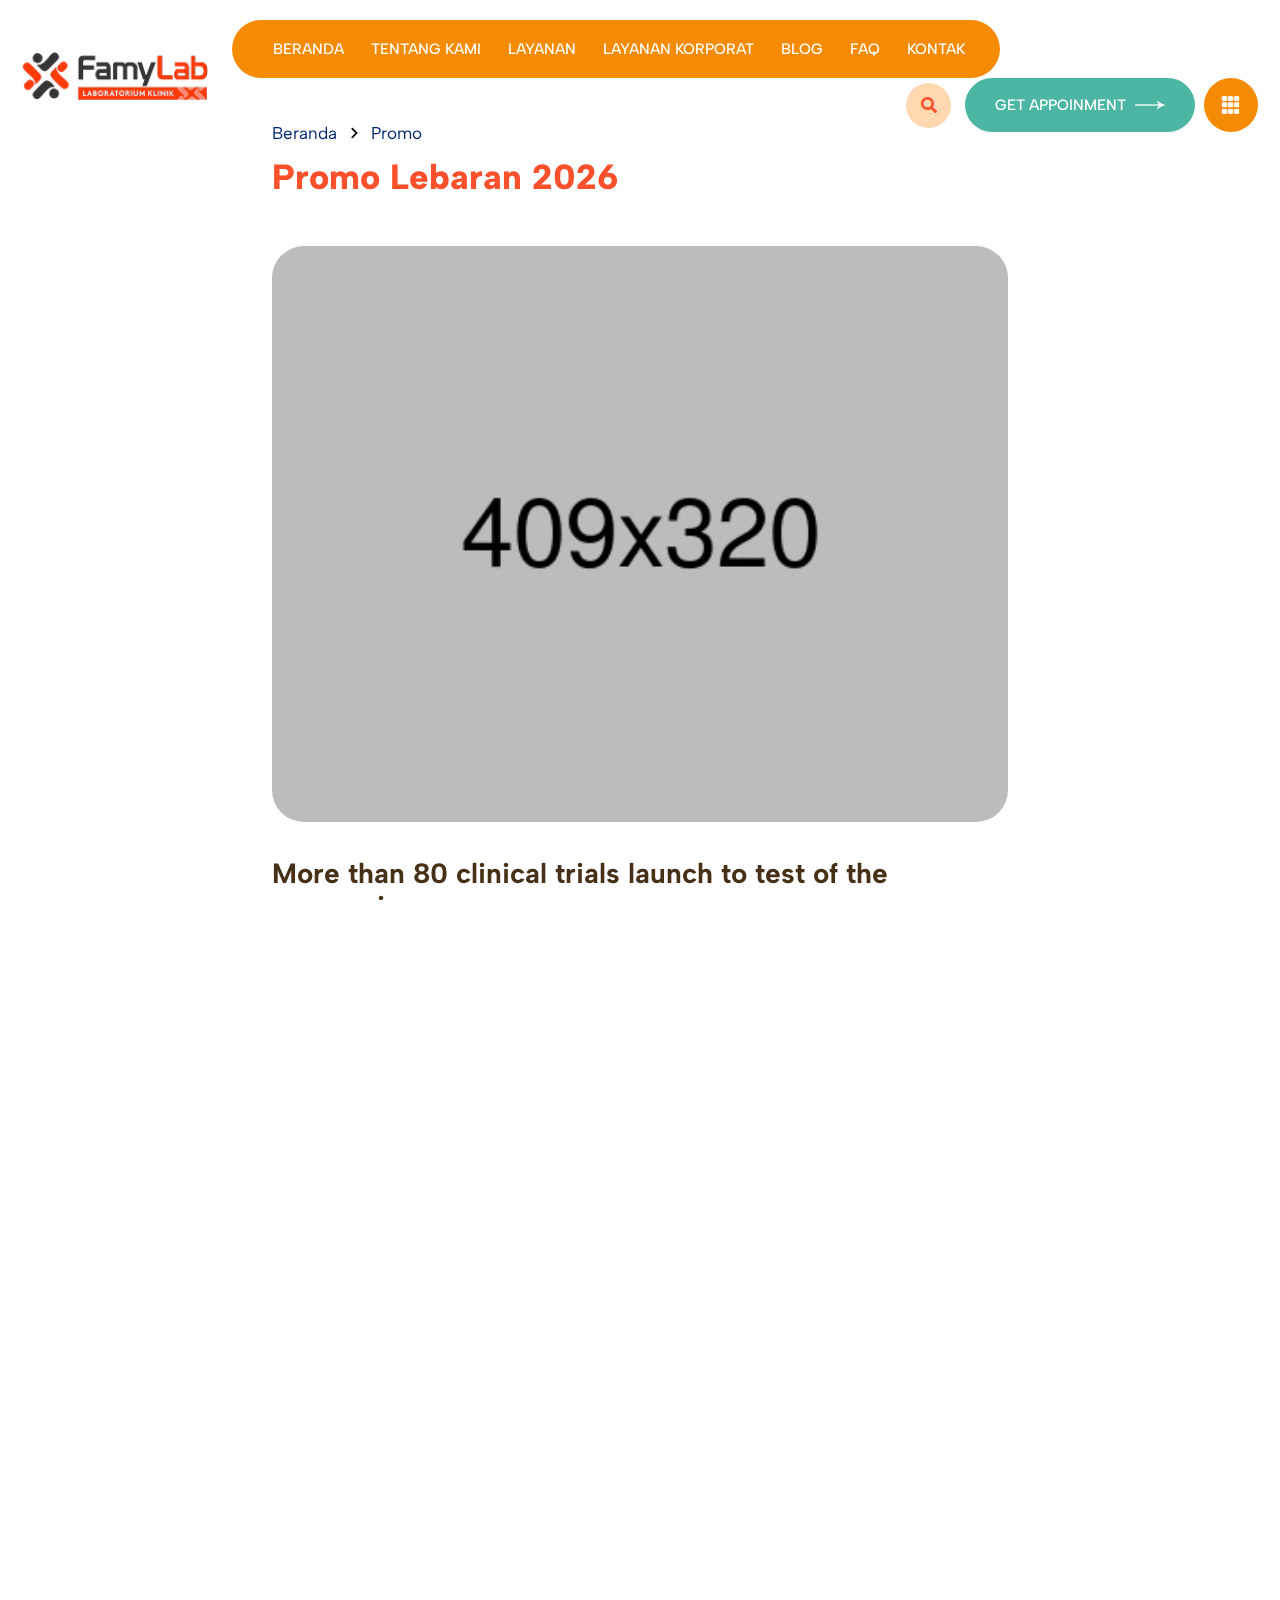
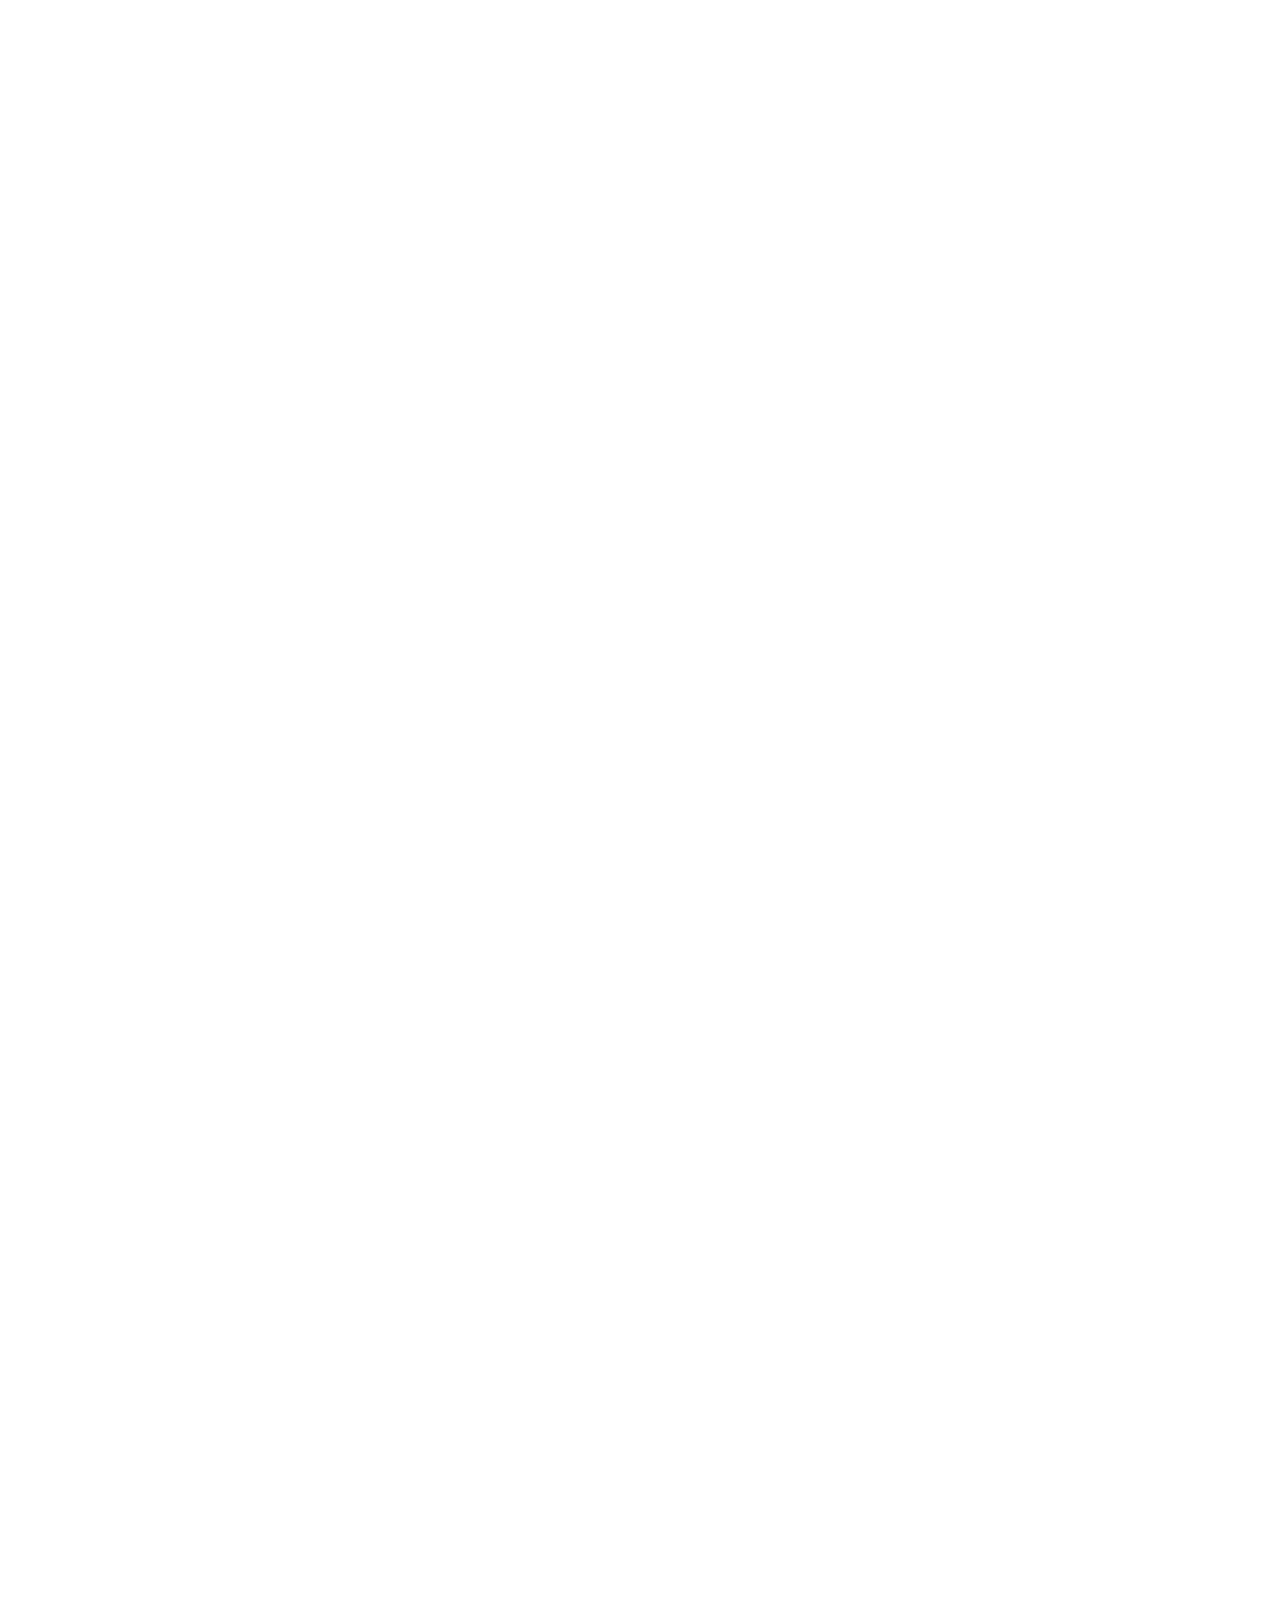
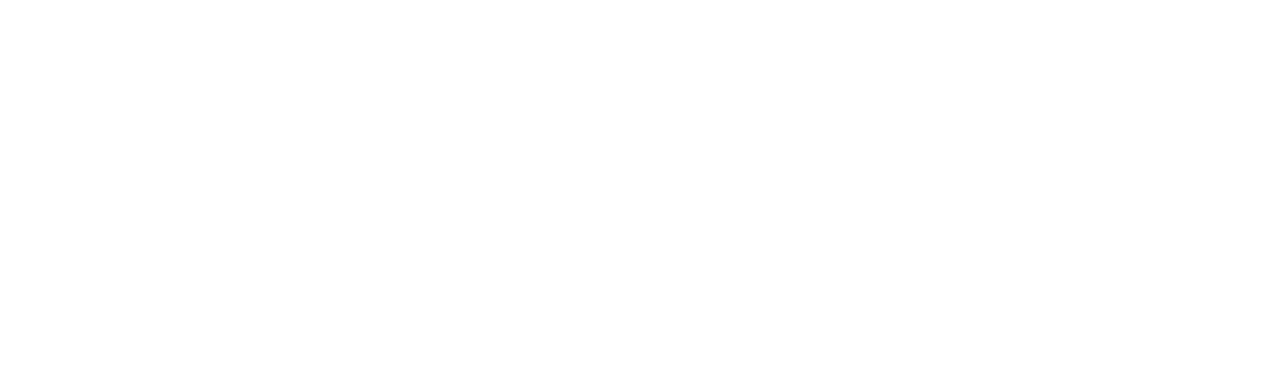
<file: promo-detail.html>
<!DOCTYPE html>
<html lang="en-US">
  <head>
    <meta charset="UTF-8" />
    <meta http-equiv="x-ua-compatible" content="ie=edge" />
    <title>Famylabs</title>
    <meta name="description" content="" />
    <meta name="viewport" content="width=device-width, initial-scale=1" />
    <!-- Favicon -->
    <link rel="icon" type="image/png" sizes="56x56" href="assets/images/fav-icon/icon.png"/>
    <!-- bootstrap CSS -->
    <link rel="stylesheet" href="assets/css/bootstrap.min.css" type="text/css" media="all"/>

    <!-- font-awesome CSS -->
    <link rel="stylesheet" href="assets/css/all.min.css" type="text/css" media="all"/>
    <!-- font-flaticon CSS -->
    <link rel="stylesheet" href="assets/css/flaticon.css" type="text/css" media="all"/>
    <!-- theme-default CSS -->
    <link rel="stylesheet" href="assets/css/theme-default.css" type="text/css" media="all"/>
    <!-- meanmenu CSS -->
    <link rel="stylesheet" href="assets/css/meanmenu.min.css" type="text/css" media="all"/>
    <!-- venobox CSS -->
    <link rel="stylesheet" href="venobox/venobox.css" type="text/css" media="all"/>
    <!-- bootstrap icons -->
    <link rel="stylesheet" href="assets/css/bootstrap-icons.css" type="text/css" media="all"/>
    <!-- Main Style CSS -->
     <link rel="stylesheet" href="assets/css/owl.carousel.min.css">
    <link rel="stylesheet" href="assets/css/style.css" type="text/css" media="all"/>
    <link rel="stylesheet" href="assets/css/odometer-theme-default.css" />
    <!-- responsive CSS -->
    <link rel="stylesheet" href="assets/css/responsive.css" type="text/css" media="all"/>
    <link rel="stylesheet" href="assets/css/swiper.min.css" />
    <!-- modernizr js -->
    <script src="assets/js/vendor/modernizr-3.5.0.min.js"></script>
    <link href="https://fonts.cdnfonts.com/css/clash-display" rel="stylesheet"/>
    <link rel="stylesheet" href="assets/css/aos.css" />
  </head>
  <body>
    <!-- loder -->
    <div class="loader-wrapper">
      <div class="loader"></div>
      <div class="loder-section left-section"></div>
      <div class="loder-section right-section"></div>
    </div>

    <!-- Curser Pointer -->
    <div class="cursor"></div>
    <div class="cursor2"></div>

    <!--==================================================-->
    <!-- Start mediic Main Menu  -->
    <!--==================================================-->
    <div id="sticky-header" class="mediic_nav_manu">
      <div class="container-fluid">
        <div class="row align-items-center">
          <div class="col-lg-2">
            <div class="logo cursor-scale small">
              <a class="logo_img" href="index.html" title="famylabs">
                <img src="assets/images/famylabs/famylabs-logo.png" alt="logo" />
              </a>
              <a class="main_sticky" href="index.html" title="famylabs">
                <img src="assets/images/famylabs/famylabs-logo.png" alt="logo" />
              </a>
            </div>
          </div>
          <div class="col-lg-10">
            <nav class="mediic_menu">
              <ul class="nav_scroll">
                <li><a class="mdy-hover cursor-scale small" href="#">Beranda</a></li>
                <li><a class="mdy-hover cursor-scale small" href="tentang.html">Tentang Kami</a></li>
                <li><a class="mdy-hover cursor-scale small" href="layanan.html">Layanan</a></li>
                <li><a class="mdy-hover cursor-scale small" href="layanan-korporat.html">Layanan Korporat</a></li>
                <li><a class="mdy-hover cursor-scale small" href="blog">Blog</a></li>
                <li><a class="mdy-hover cursor-scale small" href="faq.html">FAQ</a></li>
                <li><a class="mdy-hover cursor-scale small" href="kontak.html">Kontak</a></li>
              </ul>
              <div class="mediic-right-side cursor-scale small">
                <!-- mediic Search -->
                <div class="search-box-btn search-box-outer">
                  <i class="fa-solid fa-magnifying-glass"></i>
                </div>
                <!-- header button -->
                <div class="header-button">
                  <a href="appointment.html">
                    Get Appoinment
                    <img src="assets/images/resource/arrow.png" alt="" />
                    <div class="mediic-hover-btn hover-btn"></div>
                    <div class="mediic-hover-btn hover-btn2"></div>
                    <div class="mediic-hover-btn hover-btn3"></div>
                    <div class="mediic-hover-btn hover-btn4"></div>
                  </a>
                </div>
                <div class="sidebar">
                  <div class="nav-btn navSidebar-button">
                    <span><i class="bi bi-grid-3x3-gap-fill"></i></span>
                  </div>
                </div>
              </div>
            </nav>
          </div>
        </div>
      </div>
    </div>

    <!-- mediic Mobile Menu  -->
    <div class="mobile-menu-area sticky d-sm-block d-md-block d-lg-none">
      <div class="mobile-menu">
        <nav class="mediic_menu">
          <ul class="nav_scroll">
            <li><a class="mdy-hover cursor-scale small" href="#">Beranda</a></li>
            <li><a class="mdy-hover cursor-scale small" href="tentang.html">Tentang Kami</a></li>
            <li><a class="mdy-hover cursor-scale small" href="layanan.html">Layanan</a></li>
            <li><a class="mdy-hover cursor-scale small" href="layanan-korporat.html">Layanan Korporat</a></li>
            <li><a class="mdy-hover cursor-scale small" href="blog">Blog</a></li>
            <li><a class="mdy-hover cursor-scale small" href="faq.html">FAQ</a></li>
            <li><a class="mdy-hover cursor-scale small" href="kontak.html">Kontak</a></li>
          </ul>
        </nav>
      </div>
    </div>
    <!--==================================================-->
    <!-- End mediic Main Menu  -->
    <!--==================================================-->

    <div id="smooth-wrapper">
      <div id="smooth-content">
        
        <!--==================================================-->
        <!-- Start mediic Service Details Section  -->
        <!--==================================================-->

        <div class="mediic-section style-2">
            <div class="container">
                <div class="row justify-content-center mb-5">
                    <div class="col-md-8">
                        <div class="breadcrumb-2">
                            <a href="#">Beranda</a> 
                            <svg xmlns="http://www.w3.org/2000/svg" viewBox="0 0 320 512"><!--!Font Awesome Free 6.6.0 by @fontawesome - https://fontawesome.com License - https://fontawesome.com/license/free Copyright 2024 Fonticons, Inc.--><path d="M278.6 233.4c12.5 12.5 12.5 32.8 0 45.3l-160 160c-12.5 12.5-32.8 12.5-45.3 0s-12.5-32.8 0-45.3L210.7 256 73.4 118.6c-12.5-12.5-12.5-32.8 0-45.3s32.8-12.5 45.3 0l160 160z"/></svg>
                            <a href="#" class="active">Promo</a>
                        </div>
                        <div class="title-2">
                            <h2>Promo Lebaran 2026</h2>
                        </div>
                    </div>
                </div>
                <div class="row justify-content-center">
                    <div class="col-lg-8">
                        <div class="mediic-thumb">
                          <img src="assets/images/resource/blog.jpg" alt="" />
                        </div>
                        <div class="mediic-title">
                          <h2>
                            More than 80 clinical trials launch to test of the
                            coronavirus.
                          </h2>
                          <h6 class="meta-info">AUGUST 19, 2024</h6>
                        </div>
                        <div class="mediic-description" style="color: #65677a">
                          <p>
                            Alternative innovation to ethical network environmental
                            whiteboard pursue compelling results for premier methods
                            empowerment. Dramatically architect go forward opportunities
                            before user-centric partnerships. Credibly implement
                            exceptional
                          </p>
                          <p class="mdy-pd">
                            Continually fashion orthogonal leadership skills whereas
                            wireless metrics. Uniquely syndicate exceptional
                            opportunities with interdependent users. Globally enhance
                            fully tested meta-services rather than pandemic solutions.
                            Proactively integrate client-integrate go forward
                            architectures and turnkey meta-services. Interactively
                            harness integrated ROI whereas frictionless products.
                          </p>
                        </div>
                        <div class="row">
                          <div class="col-lg-6 col-md-6">
                            <div class="mediic-single-box" data-aos="flip-left">
                              <div class="mediic-icons">
                                <img
                                  src="assets/images/resource/dtls-icn.png"
                                  alt="icon"
                                />
                              </div>
                              <div class="mediic-content">
                                <h3>Make Appointment</h3>
                                <p>
                                  Ethical network environmental architect go forward
                                  opportu credibly implement
                                </p>
                              </div>
                            </div>
                          </div>
                          <div class="col-lg-6 col-md-6">
                            <div class="mediic-single-box" data-aos="flip-right">
                              <div class="mediic-icons">
                                <img
                                  src="assets/images/resource/dtls-icn2.png"
                                  alt="icon"
                                />
                              </div>
                              <div class="mediic-content">
                                <h3>Get Consultation</h3>
                                <p>
                                  Ethical network environmental architect go forward
                                  opportu credibly implement
                                </p>
                              </div>
                            </div>
                          </div>
                        </div>
                        <!-- mediic Blog -->
                        
                    </div>
                </div>

            </div>
        </div>
        <!--==================================================-->
        <!-- End mediic Service Details Section  -->
        <!--==================================================-->

        <div class="blog-section bg-lightorange">
          <div class="container">
            <div class="row">
              <div class="col-lg-12">
                <div class="top-mediic-section justify-content-center">
                  <div class="mediic-section-title" data-aos="flip-right">
                    <h1 class="cursor-scale">
                      Promo Menarik Lainnya
                    </h1>
                  </div>
                </div>
              </div>
            </div>
            <div class="row">
              <div class="promo-list owl-carousel">
                <div class="col-lg-12">
                  <div class="blog-single-box" data-aos="fade-up">
                    <div class="blog-thumb ratio ratio-1">
                      <img src="assets/images/resource/blog.jpg" alt="" />
                    </div>
                    <div class="blog-content">
                      <div class="blogs-category">
                        <ul>
                          <li class="blg-date">APRIL 11, 2024</li>
                        </ul>
                      </div>
                      <div class="blog-title">
                        <h2 class="cursor-scale small">
                          <a href="blog-details.html">potongan 10% Untuk Semua Vaksinasi</a>
                        </h2>
                        <p>Nikmati potongan harga sebesar 10% untuk semua jenis vaksinasi.</p>
                      </div>
                    </div>
                  </div>
                </div>
              </div>
              
            </div>
          </div>
        </div>

        <!--==================================================-->
        <!-- Start mediic Subscribe Section -->
        <!--==================================================-->

        <div class="mediic-subscribe">
          <div class="container">
            <div class="row align-items-center">
              <div class="col-lg-7">
                <div class="subscribe-content" data-aos="fade-up">
                  <div class="subscribe-icon cursor-scale">
                    <img src="assets/images/resource/bag.png" alt="" />
                  </div>
                  <div class="subscribe-title">
                    <h1 class="cursor-scale small">
                      FamyLab: Klinik Kesehatan Modern dengan Layanan Lengkap untuk Kesejahteraan Anda
                    </h1>
                  </div>
                </div>
              </div>
              <div class="col-lg-5">
                <div class="mediic-button text-right cursor-scale small" data-aos="fade-down">
                  <a href="contact.html" class="mediic-btn">
                    Hubungi Kami
                    <i class="bi bi-arrow-return-right"></i>
                  </a>
                </div>
              </div>
            </div>
          </div>
        </div>

        <!--==================================================-->
        <!-- End mediic Subscribe Section -->
        <!--==================================================-->

        <!--==================================================-->
        <!-- Start mediic Footer Section -->
        <!--==================================================-->
        <div class="footer-section">
          <div class="container">
            <div class="row">
              <div class="col-lg-5 col-md-6">
                <div class="widget widgets-company-info" data-aos="zoom-in-right">
                  <div class="company-logo cursor-scale small">
                    <a href="index.html"
                      ><img src="assets/images/famylabs/famylabs-logo-white.png" alt="logo"
                    /></a>
                  </div>
                  <div class="company-info-desc">
                    <p>
                      Completely promote interdependent systems for Latest
                      update news this Medical.
                    </p>
                  </div>
                  <form>
                    <div class="subscribe_form">
                      <input
                        type="email"
                        name="email"
                        placeholder="Enter Your E-Mail"
                      />
                      <button type="submit" class="submits-btn">
                        <i class="bi bi-send-check"></i>
                      </button>
                    </div>
                    <div class="subscribe_form_send"></div>
                    <label class="widget-check">
                      <input type="checkbox" />
                      Agree Terms and Condition
                      <span class="checkmark"></span>
                    </label>
                  </form>
                </div>
              </div>
              <div class="col-lg-2 col-md-6">
                <div class="widget widget-nav-menu" data-aos="zoom-out-up">
                  <h4 class="widget-title">Perusahaan</h4>
                  <div class="menu-quick-link-content">
                    <ul class="footer-menu cursor-scale small">
                      <li><a href="index.html"> Home </a></li>
                      <li><a href="about.html"> Tentang Kami </a></li>
                      <li><a href="service.html"> Layanan </a></li>
                      <li><a href="blog-details.html"> Blog </a></li>
                      <li><a href="contact.html"> Hubungi Kami </a></li>
                    </ul>
                  </div>
                </div>
              </div>
              <div class="col-lg-2 col-md-6">
                <div class="widget widget-nav-menu" data-aos="zoom-out">
                  <h4 class="widget-title">Tautan Lainnya</h4>
                  <div class="menu-quick-link-content">
                    <ul class="footer-menu cursor-scale small">
                      <li><a href="#"> Partner </a></li>
                      <li><a href="testimonial.html"> Testimonial </a></li>
                      <li><a href="appointment.html"> Jadwalkan Kunjungan </a></li>
                      <li><a href="#"> Privasi </a></li>
                      <li><a href="faq.html"> FAQ </a></li>
                    </ul>
                  </div>
                </div>
              </div>
              <div class="col-lg-3 col-md-6">
                <div class="mediic-address" data-aos="zoom-in-left">
                  <h4 class="widget-title">Alamat</h4>
                  <div class="footer-mediic-contact">
                    <div class="place-location">
                      <p class="text-lightorange">102/ B Street, New Elephant Road, Sandigo, USA</p>
                    </div>
                    <div class="mediic-info">
                      <h5>Email</h5>
                      <p class="text-lightorange">example@gmail.com</p>
                    </div>
                    <div class="mediic-info">
                      <h5>No. Telepon</h5>
                      <p class="text-lightorange">+123 (4567) - 890</p>
                    </div>
                  </div>
                </div>
              </div>
            </div>
            <div class="row footer-btm d-flex align-items-center">
              <div class="col-lg-6 col-md-6">
                <div class="mediic-social-icon cursor-scale small">
                  <a href="#">
                    <i class="fab fa-facebook-f"></i>
                  </a>
                  <a href="#">
                    <i class="fa-brands fa-linkedin-in"> </i>
                  </a>
                  <a href="#">
                    <i class="bi bi-twitter"></i>
                  </a>
                  <a href="#">
                    <i class="fab fa-pinterest-p"></i>
                  </a>
                </div>
              </div>
              <div class="col-lg-6 col-md-6">
                <div class="mediic-company-desc text-right">
                  <p class="text-lightorange">
                    FamyLabs ©2024 - All Rights Reserved
                  </p>
                </div>
              </div>
            </div>
          </div>
        </div>
        <!--==================================================-->
        <!-- End mediic Footer Section -->
        <!--==================================================-->

        <!--==================================================-->
        <!-- Start Search Popup Area -->
        <!--==================================================-->
        <div class="search-popup">
          <button class="close-search style-two">
            <span class="flaticon-multiply"
              ><i class="far fa-times-circle"></i
            ></span>
          </button>
          <button class="close-search"><i class="fas fa-arrow-up"></i></button>
          <form method="post" action="#">
            <div class="form-group">
              <input
                type="search"
                name="search-field"
                value=""
                placeholder="Search Here"
                required=""
              />
              <button type="submit"><i class="fa fa-search"></i></button>
            </div>
          </form>
        </div>
        <!--==================================================-->
        <!-- Start Search Popup Area -->
        <!--==================================================-->

        <!--==================================================-->
        <!-- Sidebar Cart Item -->
        <!--==================================================-->
        <div class="xs-sidebar-group info-group">
          <div class="xs-overlay xs-bg-black"></div>
          <div class="xs-sidebar-widget">
            <div class="sidebar-widget-container">
              <div class="widget-heading">
                <a href="#" class="close-side-widget">
                  <i class="far fa-times-circle"></i>
                </a>
              </div>
              <div class="sidebar-textwidget">
                <!-- Sidebar Info Content -->
                <div class="sidebar-info-contents">
                  <div class="content-inner2">
                    <div class="nav-logo">
                      <a href="index.html"
                        ><img src="assets/images/logo2.png" alt=""
                      /></a>
                    </div>
                    <div class="row padding-two">
                      <div class="col-lg-6 padding-0 pl-0 pr-0">
                        <div class="content-thumb-box">
                          <img src="assets/images/resource/blog6.jpg" alt="" />
                        </div>
                      </div>
                      <div class="col-lg-6 padding-0 pl-0 pr-0">
                        <div class="content-thumb-box">
                          <img src="assets/images/resource/blog5.jpg" alt="" />
                        </div>
                      </div>
                      <div class="col-lg-6 padding-0 pl-0 pr-0">
                        <div class="content-thumb-box">
                          <img src="assets/images/resource/blog4.jpg" alt="" />
                        </div>
                      </div>
                      <div class="col-lg-6 padding-0 pl-0 pr-0">
                        <div class="content-thumb-box">
                          <img src="assets/images/resource/blog3.jpg" alt="" />
                        </div>
                      </div>
                    </div>
                    <div class="contact-info">
                      <h2>Contact Info</h2>
                      <ul class="list-style-one">
                        <li>
                          <span><i class="bi bi-envelope"></i></span>Chicago 12,
                          Melborne City, USA
                        </li>
                        <li>
                          <span><i class="bi bi-telephone-forward"></i></span
                          >(+001) 123-456-7890
                        </li>
                        <li>
                          <span><i class="bi bi-geo-alt"></i></span>Example.com
                        </li>
                        <li>
                          <span><i class="bi bi-clock"></i></span>Week Days:
                          09.00 to 18.00 Sunday: Closed
                        </li>
                      </ul>
                    </div>
                    <!-- Social Box -->
                    <ul class="social-box">
                      <li class="facebook">
                        <a href="#" class="fab fa-facebook-f"></a>
                      </li>
                      <li class="twitter">
                        <a href="#" class="fab fa-instagram"></a>
                      </li>
                      <li class="linkedin">
                        <a href="#" class="fab fa-twitter"></a>
                      </li>
                      <li class="instagram">
                        <a href="#" class="fab fa-pinterest-p"></a>
                      </li>
                      <li class="youtube">
                        <a href="#" class="fab fa-linkedin-in"></a>
                      </li>
                    </ul>
                  </div>
                </div>
              </div>
            </div>
          </div>
        </div>

        <!--==================================================-->
        <!-- End Sidebar section Area -->
        <!--==================================================-->
      </div>
    </div>

    <!--==================================================-->
    <!-- Start scrollup section Area -->
    <!--==================================================-->
    <div id="progress" class="progress hide">
      <div id="progress-value"></div>
    </div>
    <!--==================================================-->
    <!-- Start scrollup section Area -->
    <!--==================================================-->


    <script src="assets/js/swiper.min.js"></script>
    <script src="assets/js/gsap.min.js"></script>

    <script src="assets/js/ScrollSmoother.min.js"></script>

    <script src="assets/js/ScrollToPlugin.min.js"></script>

    <script src="assets/js/ScrollTrigger.min.js"></script>

    <script src="assets/js/aos.js"></script>

    <script src="assets/js/vendor/jquery-3.6.2.min.js"></script>

    <script src="assets/js/odometer.min.js"></script>

    <script src="assets/js/bootstrap.min.js"></script>

    <script src="assets/js/imagesloaded.pkgd.min.js"></script>

    <script src="venobox/venobox.js"></script>

    <script src="venobox/venobox.min.js"></script>

    <script src="assets/js/jquery.meanmenu.js"></script>

    <script src="assets/js/jquery.scrollUp.js"></script>

    <script src="assets/js/appear.js"></script>

    <script src="assets/js/jquery.barfiller.js"></script>

    <script src="assets/js/owl.carousel.min.js"></script>

    <script src="assets/js/theme.js"></script>

    <script src="assets/js/my.js"></script>

    <script>
      $(document).ready(function(){
        $(".service-list").owlCarousel({
      loop: true,
      autoplay: false,
      autoplayTimeout: 3500,
      smartSpeed: 2000,
      margin: 30,
      dots: false,
      center: false,
      nav: true,
      navText: [
        "<i class='fa-solid fa-chevron-left''></i>",
        "<i class='fa-solid fa-chevron-right''></i>",
      ],
      responsive: {
        0: {
          items: 1,
        },

        768: {
          items: 2,
        },
        992: {
          items: 2,
        },
        1200: {
          items: 3,
        },
        1500: {
          items: 4,
        },
        1920: {
          items: 4,
        },
      },
    });
      });
    </script>
  </body>
</html>
</file>
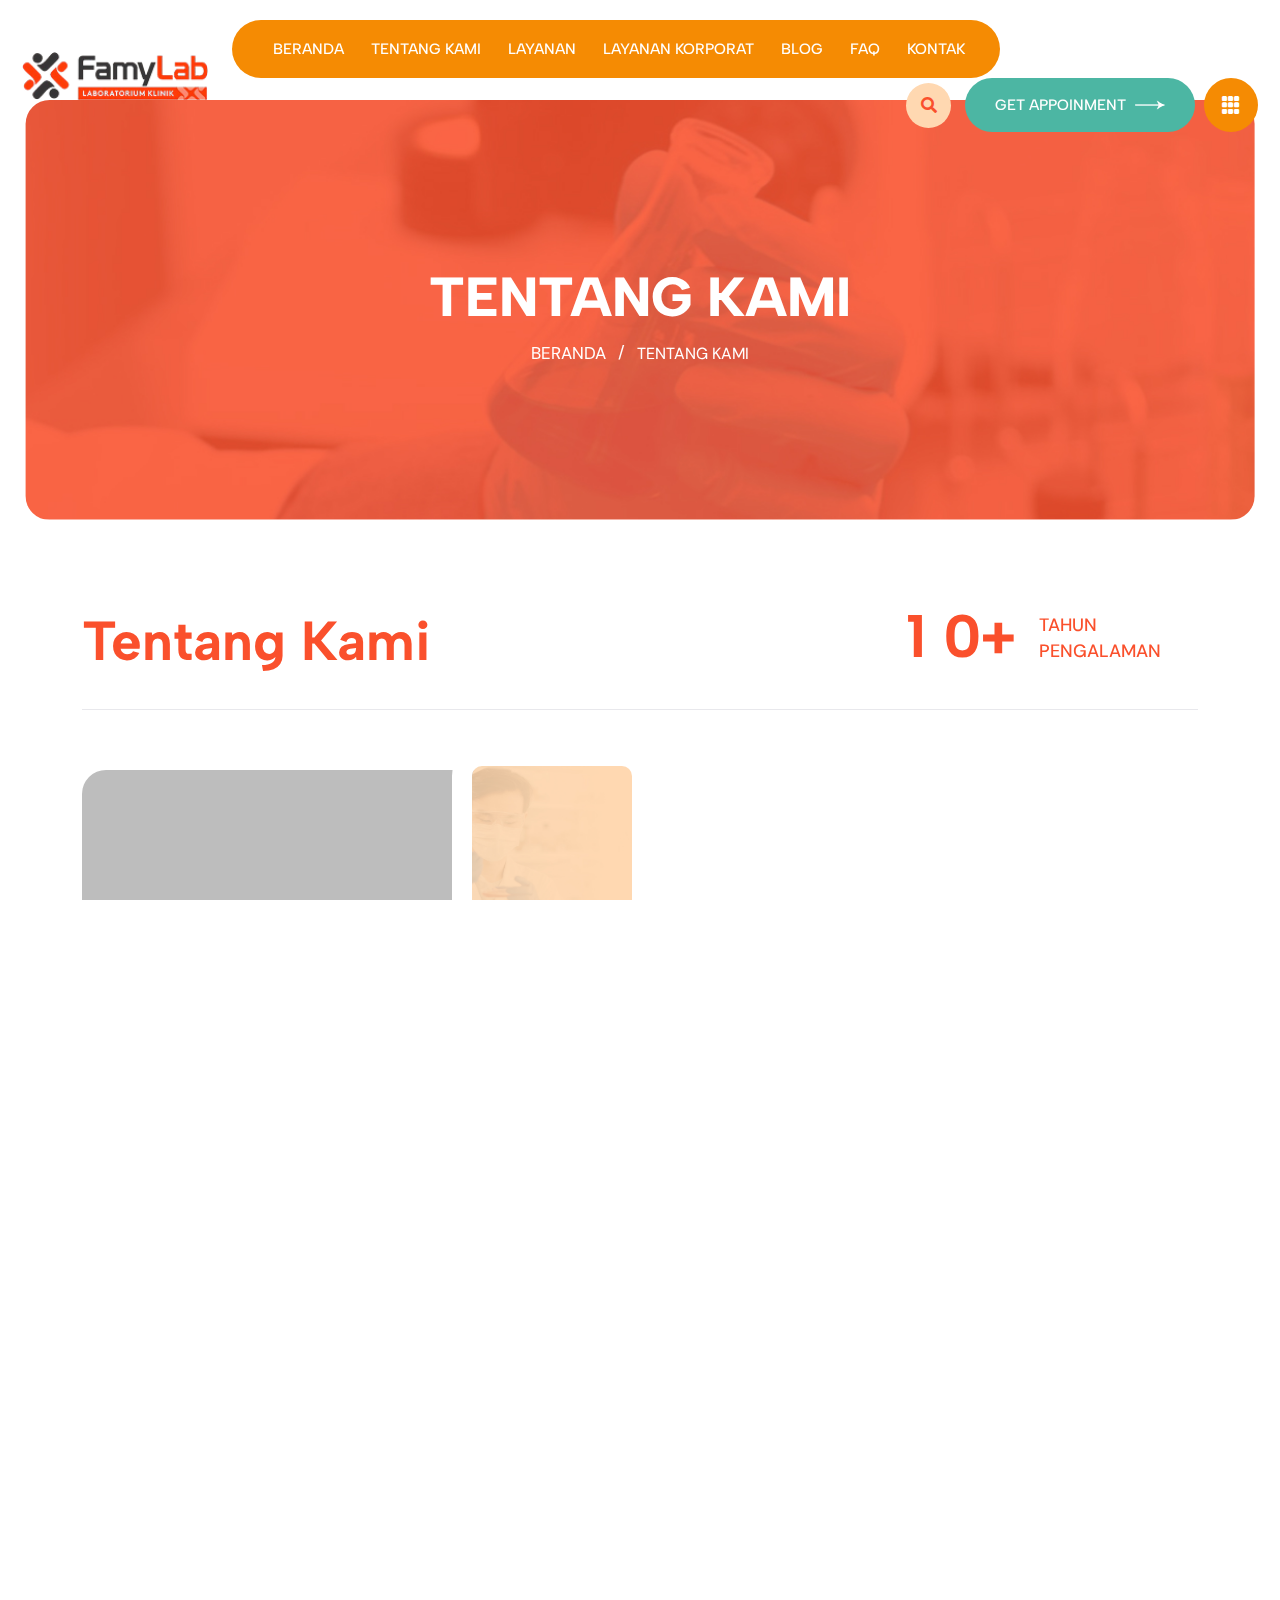
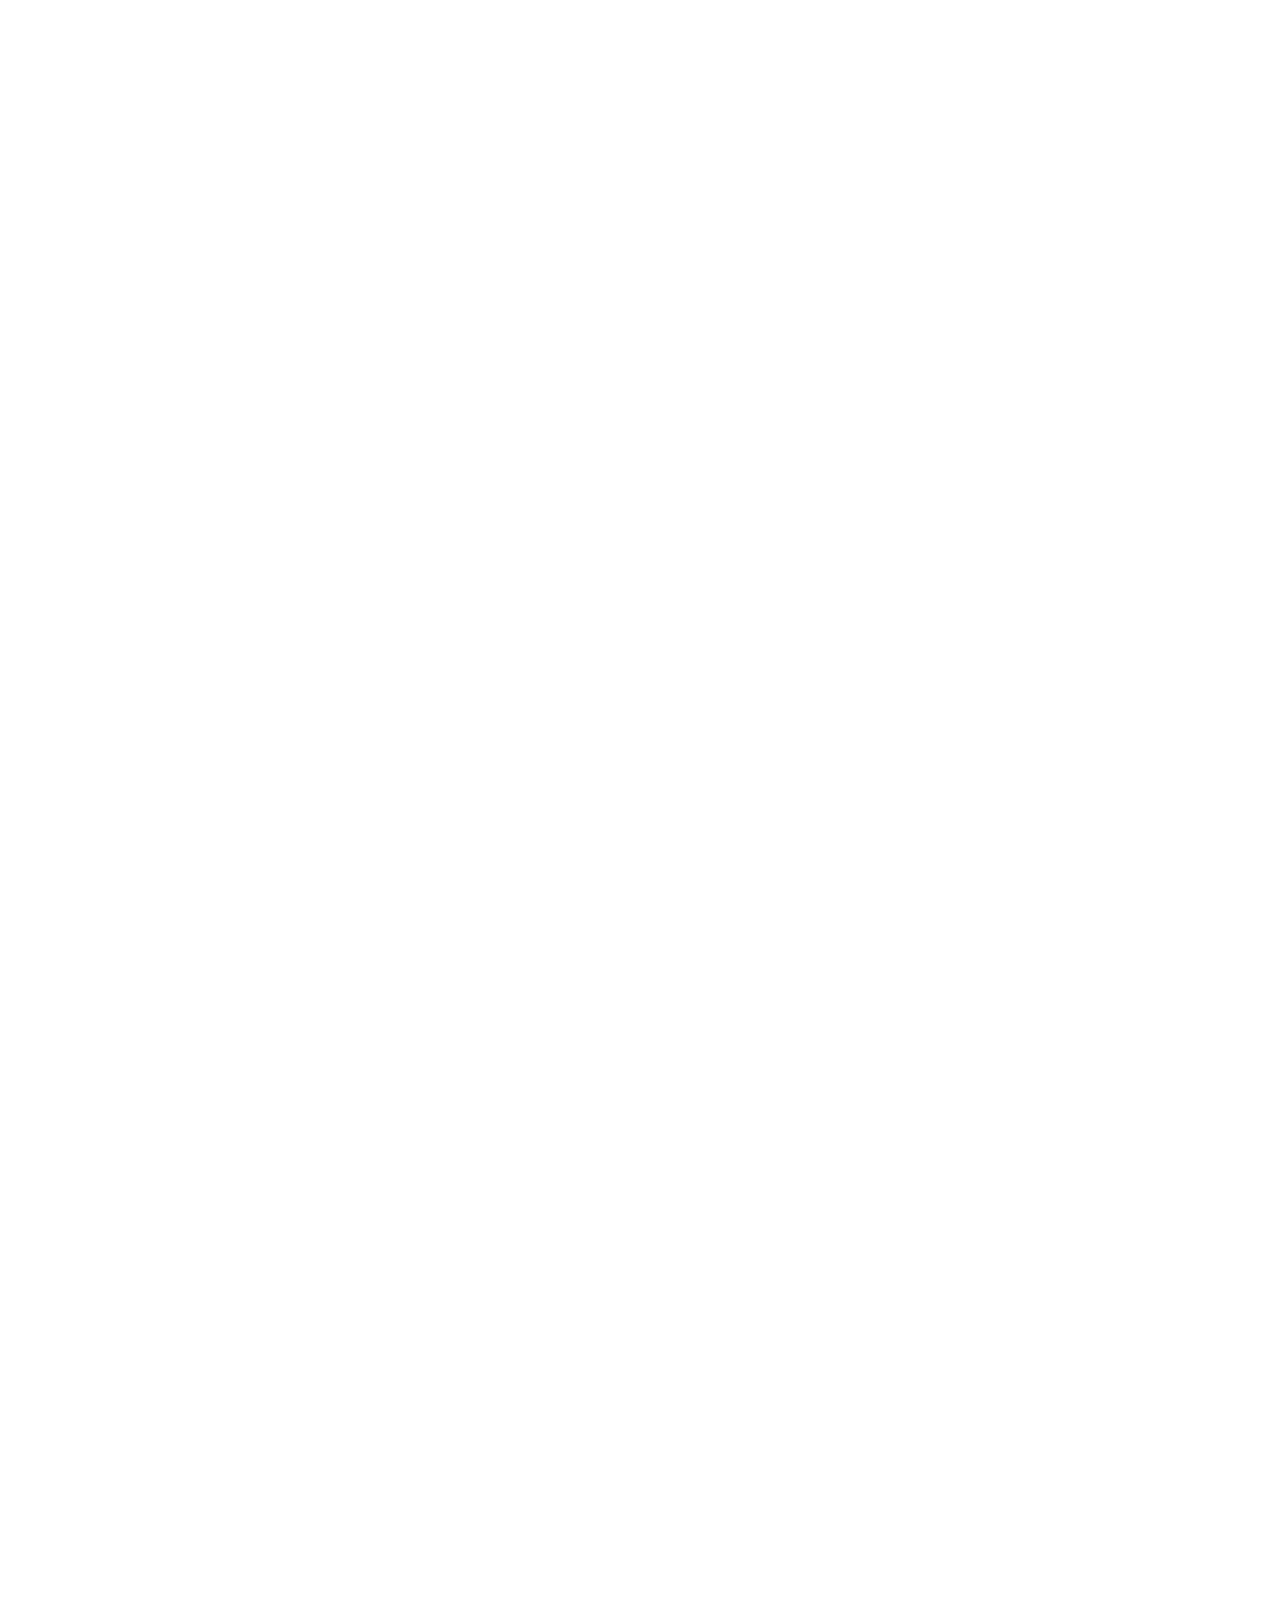
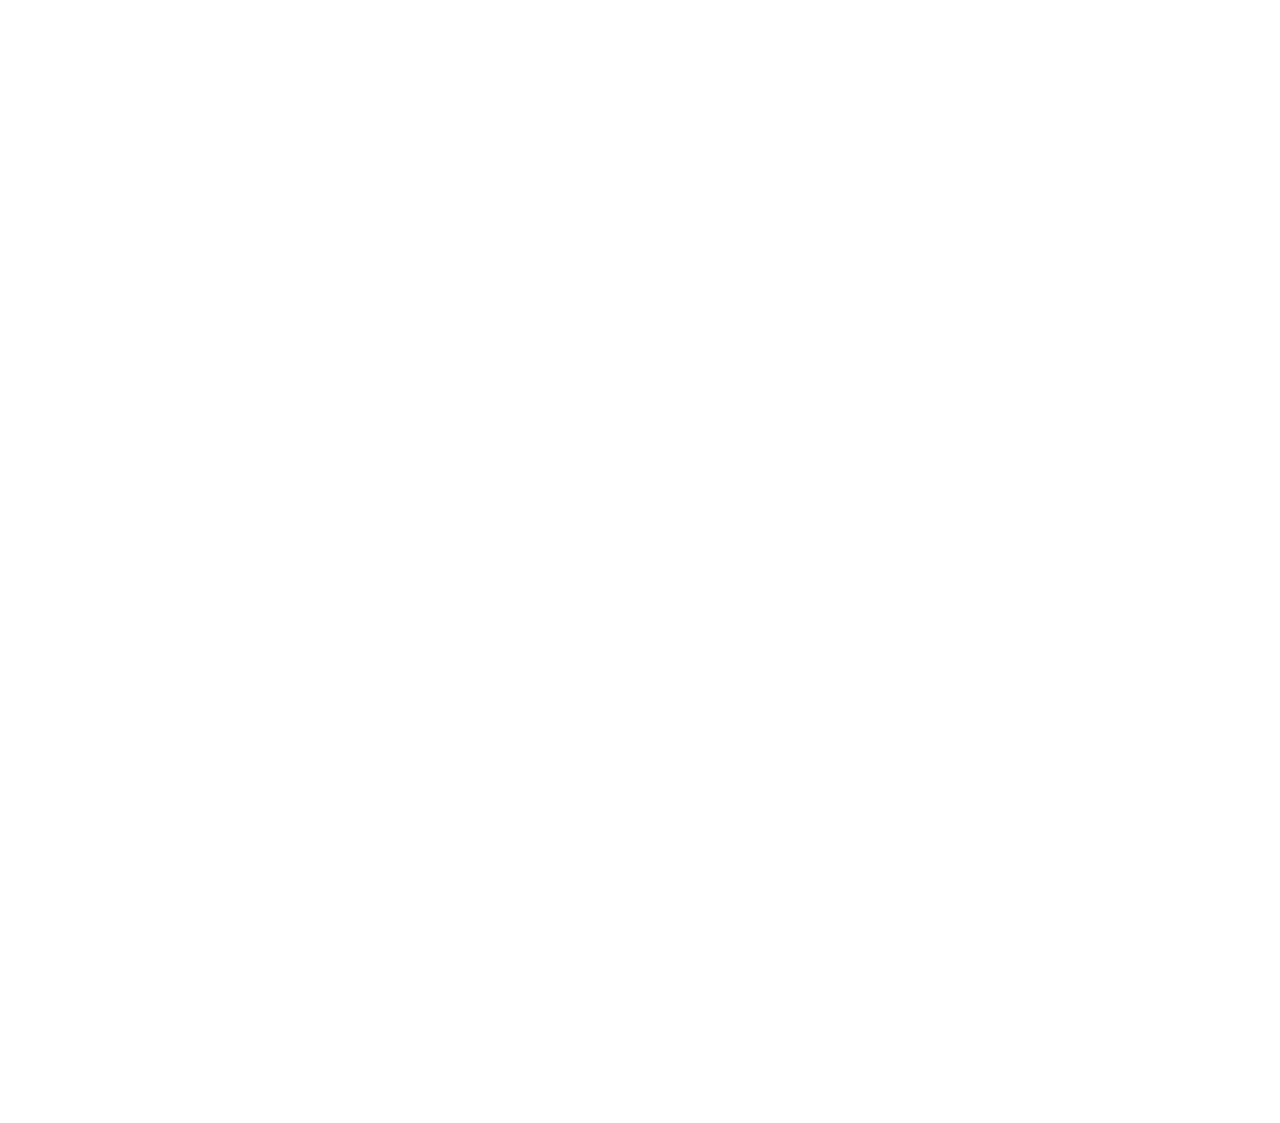
<file: tentang.html>
<!DOCTYPE html>
<html lang="en-US">
  <head>
    <meta charset="UTF-8" />
    <meta http-equiv="x-ua-compatible" content="ie=edge" />
    <title>Famylabs</title>
    <meta name="description" content="" />
    <meta name="viewport" content="width=device-width, initial-scale=1" />
    <!-- Favicon -->
    <link rel="icon" type="image/png" sizes="56x56" href="assets/images/fav-icon/icon.png"/>
    <!-- bootstrap CSS -->
    <link rel="stylesheet" href="assets/css/bootstrap.min.css" type="text/css" media="all"/>

    <!-- font-awesome CSS -->
    <link rel="stylesheet" href="assets/css/all.min.css" type="text/css" media="all"/>
    <!-- font-flaticon CSS -->
    <link rel="stylesheet" href="assets/css/flaticon.css" type="text/css" media="all"/>
    <!-- theme-default CSS -->
    <link rel="stylesheet" href="assets/css/theme-default.css" type="text/css" media="all"/>
    <!-- meanmenu CSS -->
    <link rel="stylesheet" href="assets/css/meanmenu.min.css" type="text/css" media="all"/>
    <!-- venobox CSS -->
    <link rel="stylesheet" href="venobox/venobox.css" type="text/css" media="all"/>
    <!-- bootstrap icons -->
    <link rel="stylesheet" href="assets/css/bootstrap-icons.css" type="text/css" media="all"/>
    <!-- Main Style CSS -->
     <link rel="stylesheet" href="assets/css/owl.carousel.min.css">
    <link rel="stylesheet" href="assets/css/style.css" type="text/css" media="all"/>
    <link rel="stylesheet" href="assets/css/odometer-theme-default.css" />
    <!-- responsive CSS -->
    <link rel="stylesheet" href="assets/css/responsive.css" type="text/css" media="all"/>
    <link rel="stylesheet" href="assets/css/swiper.min.css" />
    <!-- modernizr js -->
    <script src="assets/js/vendor/modernizr-3.5.0.min.js"></script>
    <link href="https://fonts.cdnfonts.com/css/clash-display" rel="stylesheet"/>
    <link rel="stylesheet" href="assets/css/aos.css" />
  </head>
  <body>
    <!-- loder -->
    <div class="loader-wrapper">
      <div class="loader"></div>
      <div class="loder-section left-section"></div>
      <div class="loder-section right-section"></div>
    </div>

    <!-- Curser Pointer -->
    <div class="cursor"></div>
    <div class="cursor2"></div>

    <!--==================================================-->
    <!-- Start mediic Main Menu  -->
    <!--==================================================-->
    <div id="sticky-header" class="mediic_nav_manu">
      <div class="container-fluid">
        <div class="row align-items-center">
          <div class="col-lg-2">
            <div class="logo cursor-scale small">
              <a class="logo_img" href="index.html" title="famylabs">
                <img src="assets/images/famylabs/famylabs-logo.png" alt="logo" />
              </a>
              <a class="main_sticky" href="index.html" title="famylabs">
                <img src="assets/images/famylabs/famylabs-logo.png" alt="logo" />
              </a>
            </div>
          </div>
          <div class="col-lg-10">
            <nav class="mediic_menu">
              <ul class="nav_scroll">
                <li><a class="mdy-hover cursor-scale small" href="#">Beranda</a></li>
                <li><a class="mdy-hover cursor-scale small" href="tentang.html">Tentang Kami</a></li>
                <li><a class="mdy-hover cursor-scale small" href="layanan.html">Layanan</a></li>
                <li><a class="mdy-hover cursor-scale small" href="layanan-korporat.html">Layanan Korporat</a></li>
                <li><a class="mdy-hover cursor-scale small" href="blog">Blog</a></li>
                <li><a class="mdy-hover cursor-scale small" href="faq.html">FAQ</a></li>
                <li><a class="mdy-hover cursor-scale small" href="kontak.html">Kontak</a></li>
              </ul>
              <div class="mediic-right-side cursor-scale small">
                <!-- mediic Search -->
                <div class="search-box-btn search-box-outer">
                  <i class="fa-solid fa-magnifying-glass"></i>
                </div>
                <!-- header button -->
                <div class="header-button">
                  <a href="appointment.html">
                    Get Appoinment
                    <img src="assets/images/resource/arrow.png" alt="" />
                    <div class="mediic-hover-btn hover-btn"></div>
                    <div class="mediic-hover-btn hover-btn2"></div>
                    <div class="mediic-hover-btn hover-btn3"></div>
                    <div class="mediic-hover-btn hover-btn4"></div>
                  </a>
                </div>
                <div class="sidebar">
                  <div class="nav-btn navSidebar-button">
                    <span><i class="bi bi-grid-3x3-gap-fill"></i></span>
                  </div>
                </div>
              </div>
            </nav>
          </div>
        </div>
      </div>
    </div>

    <!-- mediic Mobile Menu  -->
    <div class="mobile-menu-area sticky d-sm-block d-md-block d-lg-none">
      <div class="mobile-menu">
        <nav class="mediic_menu">
          <ul class="nav_scroll">
            <li><a class="mdy-hover cursor-scale small" href="#">Beranda</a></li>
            <li><a class="mdy-hover cursor-scale small" href="tentang.html">Tentang Kami</a></li>
            <li><a class="mdy-hover cursor-scale small" href="layanan.html">Layanan</a></li>
            <li><a class="mdy-hover cursor-scale small" href="layanan-korporat.html">Layanan Korporat</a></li>
            <li><a class="mdy-hover cursor-scale small" href="blog">Blog</a></li>
            <li><a class="mdy-hover cursor-scale small" href="faq.html">FAQ</a></li>
            <li><a class="mdy-hover cursor-scale small" href="kontak.html">Kontak</a></li>
          </ul>
        </nav>
      </div>
    </div>
    <!--==================================================-->
    <!-- End mediic Main Menu  -->
    <!--==================================================-->

    <div id="smooth-wrapper">
      <div id="smooth-content">
        <!--==================================================-->
        <!-- Start mediic Breatcome Section  -->
        <!--==================================================-->

        <div class="breatcome-section d-flex align-items-center">
            <div class="container">
              <div class="row">
                <div class="col-lg-12">
                  <div class="breatcome-content text-center">
                    <h1 class="cursor-scale">Tentang Kami</h1>
                    <ul class="breatcome-item">
                      <li>
                        <a class="cursor-scale small" href="index.html">
                          BERANDA
                        </a>
                      </li>
                      <li>TENTANG KAMI</li>
                    </ul>
                  </div>
                </div>
              </div>
            </div>
          </div>
          <!--==================================================-->
          <!-- End mediic Breatcome Section  -->
          <!--==================================================-->
  
          <!--==================================================-->
        <!-- Start mediic Counter Section -->
        <!--==================================================-->
        <div class="about-serction">
          <div class="container">
            <div class="row">
              <div class="col-lg-12">
                <div class="top-mediic-section">
                  <div class="mediic-section-title cursor-scale" data-aos="flip-right">
                    <h1>
                      Tentang Kami
                    </h1>
                  </div>
                  <div class="counter-single-box bx-2 cursor-scale" data-aos="fade-down">
                    <div class="odometer-wrapper counter-box-title" data-count="10">
                      <h1 class="odometer"></h1>
                      <h1>+</h1>
                      <p class="counter-desc">TAHUN PENGALAMAN</p>
                    </div>
                  </div>
                </div>
              </div>
            </div>
            <div class="row about-bg align-items-center">
              <div class="col-lg-6">
                <div class="about-thumb" data-aos="fade-up-right">
                  <img src="assets/images/resource/about.png" alt="" />
                  <img class="small-img" src="assets/images/famylabs/hero.jpg" alt="">
                </div>
              </div>
              <div class="col-md-1"></div>
              <div class="col-lg-5" data-aos="fade-up-left">
                <div class="mediic-section-title2 mb-4">
                  <h3 class="cursor-scale small">
                    FamyLab: Klinik Kesehatan Modern dengan Layanan Lengkap untuk Kesejahteraan Anda
                  </h3>
                </div>
                <div class="about-service-list">
                  <p>
                    FamyLab adalah klinik kesehatan yang menghadirkan layanan medis lengkap dengan fasilitas modern dan tenaga medis berpengalaman. Kami berkomitmen memberikan perawatan yang akurat, cepat, dan nyaman bagi setiap pasien.
                    <br><br>
                    Dari pemeriksaan laboratorium hingga konsultasi kesehatan, kami siap mendampingi Anda untuk hidup lebih sehat. Kepercayaan pasien mendorong kami untuk terus meningkatkan kualitas layanan setiap hari.
                  </p>
                </div>
              </div>
            </div>
          </div>
        </div>
        <!--==================================================-->
        <!-- End mediic Counter Section  -->
        <!--==================================================-->
  
        <section class="about-sec-2">
            <div class="container">
                <div class="row align-items-center">
                    <div class="col-md-5">
                      <img src="assets/images/famylabs/img-1.jpg" alt="">
                    </div>
                    <div class="col-md-1"></div>
                    <div class="col-md-6">
                      <div class="mediic-section-title2 mb-4">
                        <div class="sub-section-title"><span>Misi Kami</span></div>
                        <h3 class="cursor-scale small">
                          FamyLab: Klinik Kesehatan Modern dengan Layanan Lengkap untuk Kesejahteraan Anda
                        </h3>
                      </div>
                      <p>FamyLab berkomitmen untuk menjadi klinik kesehatan terpercaya yang memberikan layanan medis berkualitas tinggi, akurat, dan mudah diakses oleh semua orang. Kami terus berinovasi dan meningkatkan standar pelayanan agar setiap pasien mendapatkan pengalaman kesehatan terbaik.</p>
                    </div>
                </div>
            </div>
        </section>

          <!--==================================================-->
          <!-- Start mediic Mission & Vission Section -->
          <!--==================================================-->
  
          <div class="mission-vission-section">
            <div class="container">
              <div class="row">
                <div class="col-md-12">
                  <div class="mediic-section-title2 mb-4 text-center">
                    <div class="sub-section-title"><span>NILAI UTAMA</span></div>
                    <h3 class="cursor-scale small">
                      Dedikasi untuk Kesehatan dan Kepuasan Pasien
                    </h3>
                  </div>
                </div>
              </div>
              <div class="row align-items-center">
                <div class="col-lg-4 col-md-6">
                  <div class="mission-vission-single-box" data-aos="flip-left">
                    <div class="mission-vission-content">
                      <div class="m_v-ssion d-flex">
                        <div class="m_v-ssion-icon">
                          <img
                            src="assets/images/resource/m-icon2.png"
                            alt="icon"
                          />
                        </div>
                        <div class="m_v-ssion-title">
                          <h3>Profesionalisme</h3>
                        </div>
                      </div>
                      <div class="m_v-ssion-desc">
                        <p>
                          Professional mision capital without enterp medical users
                          pros value added e-enable creative technology via team.
                        </p>
                      </div>
                    </div>
                    <div class="mediic-hover-box hover-bx"></div>
                    <div class="mediic-hover-box hover-bx2"></div>
                    <div class="mediic-hover-box hover-bx3"></div>
                    <div class="mediic-hover-box hover-bx4"></div>
                  </div>
                </div>
                <div class="col-lg-4 col-md-6">
                  <div class="mission-vission-single-box" data-aos="flip-up">
                    <div class="mission-vission-content">
                      <div class="m_v-ssion d-flex">
                        <div class="m_v-ssion-icon">
                          <img
                            src="assets/images/resource/m-icon.png"
                            alt="icon"
                          />
                        </div>
                        <div class="m_v-ssion-title">
                          <h3>Kepercayaan</h3>
                        </div>
                      </div>
                      <div class="m_v-ssion-desc">
                        <p>
                          Professional mision capital without enterp medical users
                          pros value added e-enable creative technology via team.
                        </p>
                      </div>
                    </div>
                    <div class="mediic-hover-box hover-bx"></div>
                    <div class="mediic-hover-box hover-bx2"></div>
                    <div class="mediic-hover-box hover-bx3"></div>
                    <div class="mediic-hover-box hover-bx4"></div>
                  </div>
                </div>
                <div class="col-lg-4 col-md-6">
                  <div class="mission-vission-single-box" data-aos="flip-right">
                    <div class="mission-vission-content">
                      <div class="m_v-ssion d-flex">
                        <div class="m_v-ssion-icon">
                          <img
                            src="assets/images/resource/m-icon2.png"
                            alt="icon"
                          />
                        </div>
                        <div class="m_v-ssion-title">
                          <h3>Kenyamanan Pasien</h3>
                        </div>
                      </div>
                      <div class="m_v-ssion-desc">
                        <p>
                          Professional mision capital without enterp medical users
                          pros value added e-enable creative technology via team.
                        </p>
                      </div>
                    </div>
                    <div class="mediic-hover-box hover-bx"></div>
                    <div class="mediic-hover-box hover-bx2"></div>
                    <div class="mediic-hover-box hover-bx3"></div>
                    <div class="mediic-hover-box hover-bx4"></div>
                  </div>
                </div>
              </div>
            </div>
          </div>
  
          <!--==================================================-->
          <!-- End mediic Mission And Vission Section -->
          <!--==================================================-->
  
        <!--==================================================-->
        <!-- Start mediic Testimonial Section  -->
        <!--==================================================-->
        <div class="mediic-top-section bg-lightorange style-2">
          <div class="container">
            <div class="row align-items-center">
              <div class="col-lg-12">
                <div
                  class="mediic-section-title text-center"
                  data-aos="flip-right"
                >
                  <h1 class="cursor-scale">Testimonial</h1>
                </div>
              </div>
            </div>
          </div>
        </div>
        <div class="testimonial-section">
          <div class="container-fluid">
            <div class="row align-items-center">
              <div class="col-lg-8">
                <div class="testi-thumb" data-aos="zoom-in-right">
                  <img src="assets/images/famylabs/testimonial-bg.jpg" alt="" />
                  <div class="testi-content">
                    <h4>Konsultasi Gratis</h4>
                    <div class="mediic-btn cursor-scale small">
                      <a href="#">Hubungi Kami <i class="bi bi-arrow-return-right"></i></a>
                    </div>
                  </div>
                </div>
              </div>
              <div class="col-lg-4">
                <div class="swiper mySwiper6" data-aos="zoom-in-left">
                  <div class="swiper-wrapper">
                    <div class="swiper-slide">
                      <div class="testi-single-box">
                        <div class="testi-content-2">
                          <div class="testi-quote">
                            <img
                              src="assets/images/resource/quote.png"
                              alt=""
                            />
                          </div>
                          <ul class="testi-rating">
                            <li><i class="bi bi-star-fill"></i></li>
                            <li><i class="bi bi-star-fill"></i></li>
                            <li><i class="bi bi-star-fill"></i></li>
                            <li><i class="bi bi-star-fill"></i></li>
                            <li><i class="bi bi-star-fill"></i></li>
                          </ul>
                          <div class="testi-desc">
                            <p>
                              Quickly fashion backend strategic theme areas with
                              virtual growth strategies. Authoritatively
                              formulate competitive experiences rather than
                              granular manufactured products granular intelle
                              capital without equity invested
                            </p>
                          </div>
                          <div class="user-info">
                            <div class="people-pic">
                              <img
                                src="assets/images/resource/people.png"
                                alt=""
                              />
                            </div>
                            <div class="user-name">
                              <h4>John D. Alexon</h4>
                              <h6>Psycologist</h6>
                            </div>
                          </div>
                        </div>
                      </div>
                    </div>
                    <div class="swiper-slide">
                      <div class="testi-single-box">
                        <div class="testi-content-2">
                          <div class="testi-quote">
                            <img
                              src="assets/images/resource/quote.png"
                              alt=""
                            />
                          </div>
                          <ul class="testi-rating">
                            <li><i class="bi bi-star-fill"></i></li>
                            <li><i class="bi bi-star-fill"></i></li>
                            <li><i class="bi bi-star-fill"></i></li>
                            <li><i class="bi bi-star-fill"></i></li>
                            <li><i class="bi bi-star-fill"></i></li>
                          </ul>
                          <div class="testi-desc">
                            <p>
                              Quickly fashion backend strategic theme areas with
                              virtual growth strategies. Authoritatively
                              formulate competitive experiences rather than
                              granular manufactured products granular intelle
                              capital without equity invested
                            </p>
                          </div>
                          <div class="user-info">
                            <div class="people-pic">
                              <img
                                src="assets/images/resource/people.png"
                                alt=""
                              />
                            </div>
                            <div class="user-name">
                              <h4>John D. Alexon</h4>
                              <h6>Psycologist</h6>
                            </div>
                          </div>
                        </div>
                      </div>
                    </div>
                    <div class="swiper-slide">
                      <div class="testi-single-box">
                        <div class="testi-content-2">
                          <div class="testi-quote">
                            <img
                              src="assets/images/resource/quote.png"
                              alt=""
                            />
                          </div>
                          <ul class="testi-rating">
                            <li><i class="bi bi-star-fill"></i></li>
                            <li><i class="bi bi-star-fill"></i></li>
                            <li><i class="bi bi-star-fill"></i></li>
                            <li><i class="bi bi-star-fill"></i></li>
                            <li><i class="bi bi-star-fill"></i></li>
                          </ul>
                          <div class="testi-desc">
                            <p>
                              Quickly fashion backend strategic theme areas with
                              virtual growth strategies. Authoritatively
                              formulate competitive experiences rather than
                              granular manufactured products granular intelle
                              capital without equity invested
                            </p>
                          </div>
                          <div class="user-info">
                            <div class="people-pic">
                              <img
                                src="assets/images/resource/people.png"
                                alt=""
                              />
                            </div>
                            <div class="user-name">
                              <h4>John D. Alexon</h4>
                              <h6>Psycologist</h6>
                            </div>
                          </div>
                        </div>
                      </div>
                    </div>
                    <div class="swiper-slide">
                      <div class="testi-single-box">
                        <div class="testi-content-2">
                          <div class="testi-quote">
                            <img
                              src="assets/images/resource/quote.png"
                              alt=""
                            />
                          </div>
                          <ul class="testi-rating">
                            <li><i class="bi bi-star-fill"></i></li>
                            <li><i class="bi bi-star-fill"></i></li>
                            <li><i class="bi bi-star-fill"></i></li>
                            <li><i class="bi bi-star-fill"></i></li>
                            <li><i class="bi bi-star-fill"></i></li>
                          </ul>
                          <div class="testi-desc">
                            <p>
                              Quickly fashion backend strategic theme areas with
                              virtual growth strategies. Authoritatively
                              formulate competitive experiences rather than
                              granular manufactured products granular intelle
                              capital without equity invested
                            </p>
                          </div>
                          <div class="user-info">
                            <div class="people-pic">
                              <img
                                src="assets/images/resource/people.png"
                                alt=""
                              />
                            </div>
                            <div class="user-name">
                              <h4>John D. Alexon</h4>
                              <h6>Psycologist</h6>
                            </div>
                          </div>
                        </div>
                      </div>
                    </div>
                    <div class="swiper-slide">
                      <div class="testi-single-box">
                        <div class="testi-content-2">
                          <div class="testi-quote">
                            <img
                              src="assets/images/resource/quote.png"
                              alt=""
                            />
                          </div>
                          <ul class="testi-rating">
                            <li><i class="bi bi-star-fill"></i></li>
                            <li><i class="bi bi-star-fill"></i></li>
                            <li><i class="bi bi-star-fill"></i></li>
                            <li><i class="bi bi-star-fill"></i></li>
                            <li><i class="bi bi-star-fill"></i></li>
                          </ul>
                          <div class="testi-desc">
                            <p>
                              Quickly fashion backend strategic theme areas with
                              virtual growth strategies. Authoritatively
                              formulate competitive experiences rather than
                              granular manufactured products granular intelle
                              capital without equity invested
                            </p>
                          </div>
                          <div class="user-info">
                            <div class="people-pic">
                              <img
                                src="assets/images/resource/people.png"
                                alt=""
                              />
                            </div>
                            <div class="user-name">
                              <h4>John D. Alexon</h4>
                              <h6>Psycologist</h6>
                            </div>
                          </div>
                        </div>
                      </div>
                    </div>
                    <div class="swiper-slide">
                      <div class="testi-single-box">
                        <div class="testi-content-2">
                          <div class="testi-quote">
                            <img
                              src="assets/images/resource/quote.png"
                              alt=""
                            />
                          </div>
                          <ul class="testi-rating">
                            <li><i class="bi bi-star-fill"></i></li>
                            <li><i class="bi bi-star-fill"></i></li>
                            <li><i class="bi bi-star-fill"></i></li>
                            <li><i class="bi bi-star-fill"></i></li>
                            <li><i class="bi bi-star-fill"></i></li>
                          </ul>
                          <div class="testi-desc">
                            <p>
                              Quickly fashion backend strategic theme areas with
                              virtual growth strategies. Authoritatively
                              formulate competitive experiences rather than
                              granular manufactured products granular intelle
                              capital without equity invested
                            </p>
                          </div>
                          <div class="user-info">
                            <div class="people-pic">
                              <img
                                src="assets/images/resource/people.png"
                                alt=""
                              />
                            </div>
                            <div class="user-name">
                              <h4>John D. Alexon</h4>
                              <h6>Psycologist</h6>
                            </div>
                          </div>
                        </div>
                      </div>
                    </div>
                    <div class="swiper-slide">
                      <div class="testi-single-box">
                        <div class="testi-content-2">
                          <div class="testi-quote">
                            <img
                              src="assets/images/resource/quote.png"
                              alt=""
                            />
                          </div>
                          <ul class="testi-rating">
                            <li><i class="bi bi-star-fill"></i></li>
                            <li><i class="bi bi-star-fill"></i></li>
                            <li><i class="bi bi-star-fill"></i></li>
                            <li><i class="bi bi-star-fill"></i></li>
                            <li><i class="bi bi-star-fill"></i></li>
                          </ul>
                          <div class="testi-desc">
                            <p>
                              Quickly fashion backend strategic theme areas with
                              virtual growth strategies. Authoritatively
                              formulate competitive experiences rather than
                              granular manufactured products granular intelle
                              capital without equity invested
                            </p>
                          </div>
                          <div class="user-info">
                            <div class="people-pic">
                              <img
                                src="assets/images/resource/people.png"
                                alt=""
                              />
                            </div>
                            <div class="user-name">
                              <h4>John D. Alexon</h4>
                              <h6>Psycologist</h6>
                            </div>
                          </div>
                        </div>
                      </div>
                    </div>
                  </div>
                </div>
              </div>
            </div>
          </div>
        </div>
        <!--==================================================-->
        <!-- End mediic Testimonial Section -->
        <!--==================================================-->

        <!--==================================================-->
        <!-- Start mediic Subscribe Section -->
        <!--==================================================-->

        <div class="mediic-subscribe">
          <div class="container">
            <div class="row align-items-center">
              <div class="col-lg-7">
                <div class="subscribe-content" data-aos="fade-up">
                  <div class="subscribe-icon cursor-scale">
                    <img src="assets/images/resource/bag.png" alt="" />
                  </div>
                  <div class="subscribe-title">
                    <h1 class="cursor-scale small">
                      FamyLab: Klinik Kesehatan Modern dengan Layanan Lengkap untuk Kesejahteraan Anda
                    </h1>
                  </div>
                </div>
              </div>
              <div class="col-lg-5">
                <div class="mediic-button text-right cursor-scale small" data-aos="fade-down">
                  <a href="contact.html" class="mediic-btn">
                    Hubungi Kami
                    <i class="bi bi-arrow-return-right"></i>
                  </a>
                </div>
              </div>
            </div>
          </div>
        </div>

        <!--==================================================-->
        <!-- End mediic Subscribe Section -->
        <!--==================================================-->

        <!--==================================================-->
        <!-- Start mediic Footer Section -->
        <!--==================================================-->
        <div class="footer-section">
          <div class="container">
            <div class="row">
              <div class="col-lg-5 col-md-6">
                <div class="widget widgets-company-info" data-aos="zoom-in-right">
                  <div class="company-logo cursor-scale small">
                    <a href="index.html"
                      ><img src="assets/images/famylabs/famylabs-logo-white.png" alt="logo"
                    /></a>
                  </div>
                  <div class="company-info-desc">
                    <p>
                      Completely promote interdependent systems for Latest
                      update news this Medical.
                    </p>
                  </div>
                  <form>
                    <div class="subscribe_form">
                      <input
                        type="email"
                        name="email"
                        placeholder="Enter Your E-Mail"
                      />
                      <button type="submit" class="submits-btn">
                        <i class="bi bi-send-check"></i>
                      </button>
                    </div>
                    <div class="subscribe_form_send"></div>
                    <label class="widget-check">
                      <input type="checkbox" />
                      Agree Terms and Condition
                      <span class="checkmark"></span>
                    </label>
                  </form>
                </div>
              </div>
              <div class="col-lg-2 col-md-6">
                <div class="widget widget-nav-menu" data-aos="zoom-out-up">
                  <h4 class="widget-title">Perusahaan</h4>
                  <div class="menu-quick-link-content">
                    <ul class="footer-menu cursor-scale small">
                      <li><a href="index.html"> Home </a></li>
                      <li><a href="about.html"> Tentang Kami </a></li>
                      <li><a href="service.html"> Layanan </a></li>
                      <li><a href="blog-details.html"> Blog </a></li>
                      <li><a href="contact.html"> Hubungi Kami </a></li>
                    </ul>
                  </div>
                </div>
              </div>
              <div class="col-lg-2 col-md-6">
                <div class="widget widget-nav-menu" data-aos="zoom-out">
                  <h4 class="widget-title">Tautan Lainnya</h4>
                  <div class="menu-quick-link-content">
                    <ul class="footer-menu cursor-scale small">
                      <li><a href="#"> Partner </a></li>
                      <li><a href="testimonial.html"> Testimonial </a></li>
                      <li><a href="appointment.html"> Jadwalkan Kunjungan </a></li>
                      <li><a href="#"> Privasi </a></li>
                      <li><a href="faq.html"> FAQ </a></li>
                    </ul>
                  </div>
                </div>
              </div>
              <div class="col-lg-3 col-md-6">
                <div class="mediic-address" data-aos="zoom-in-left">
                  <h4 class="widget-title">Alamat</h4>
                  <div class="footer-mediic-contact">
                    <div class="place-location">
                      <p class="text-lightorange">102/ B Street, New Elephant Road, Sandigo, USA</p>
                    </div>
                    <div class="mediic-info">
                      <h5>Email</h5>
                      <p class="text-lightorange">example@gmail.com</p>
                    </div>
                    <div class="mediic-info">
                      <h5>No. Telepon</h5>
                      <p class="text-lightorange">+123 (4567) - 890</p>
                    </div>
                  </div>
                </div>
              </div>
            </div>
            <div class="row footer-btm d-flex align-items-center">
              <div class="col-lg-6 col-md-6">
                <div class="mediic-social-icon cursor-scale small">
                  <a href="#">
                    <i class="fab fa-facebook-f"></i>
                  </a>
                  <a href="#">
                    <i class="fa-brands fa-linkedin-in"> </i>
                  </a>
                  <a href="#">
                    <i class="bi bi-twitter"></i>
                  </a>
                  <a href="#">
                    <i class="fab fa-pinterest-p"></i>
                  </a>
                </div>
              </div>
              <div class="col-lg-6 col-md-6">
                <div class="mediic-company-desc text-right">
                  <p class="text-lightorange">
                    FamyLabs ©2024 - All Rights Reserved
                  </p>
                </div>
              </div>
            </div>
          </div>
        </div>
        <!--==================================================-->
        <!-- End mediic Footer Section -->
        <!--==================================================-->

        <!--==================================================-->
        <!-- Start Search Popup Area -->
        <!--==================================================-->
        <div class="search-popup">
          <button class="close-search style-two">
            <span class="flaticon-multiply"
              ><i class="far fa-times-circle"></i
            ></span>
          </button>
          <button class="close-search"><i class="fas fa-arrow-up"></i></button>
          <form method="post" action="#">
            <div class="form-group">
              <input
                type="search"
                name="search-field"
                value=""
                placeholder="Search Here"
                required=""
              />
              <button type="submit"><i class="fa fa-search"></i></button>
            </div>
          </form>
        </div>
        <!--==================================================-->
        <!-- Start Search Popup Area -->
        <!--==================================================-->

        <!--==================================================-->
        <!-- Sidebar Cart Item -->
        <!--==================================================-->
        <div class="xs-sidebar-group info-group">
          <div class="xs-overlay xs-bg-black"></div>
          <div class="xs-sidebar-widget">
            <div class="sidebar-widget-container">
              <div class="widget-heading">
                <a href="#" class="close-side-widget">
                  <i class="far fa-times-circle"></i>
                </a>
              </div>
              <div class="sidebar-textwidget">
                <!-- Sidebar Info Content -->
                <div class="sidebar-info-contents">
                  <div class="content-inner2">
                    <div class="nav-logo">
                      <a href="index.html"
                        ><img src="assets/images/logo2.png" alt=""
                      /></a>
                    </div>
                    <div class="row padding-two">
                      <div class="col-lg-6 padding-0 pl-0 pr-0">
                        <div class="content-thumb-box">
                          <img src="assets/images/resource/blog6.jpg" alt="" />
                        </div>
                      </div>
                      <div class="col-lg-6 padding-0 pl-0 pr-0">
                        <div class="content-thumb-box">
                          <img src="assets/images/resource/blog5.jpg" alt="" />
                        </div>
                      </div>
                      <div class="col-lg-6 padding-0 pl-0 pr-0">
                        <div class="content-thumb-box">
                          <img src="assets/images/resource/blog4.jpg" alt="" />
                        </div>
                      </div>
                      <div class="col-lg-6 padding-0 pl-0 pr-0">
                        <div class="content-thumb-box">
                          <img src="assets/images/resource/blog3.jpg" alt="" />
                        </div>
                      </div>
                    </div>
                    <div class="contact-info">
                      <h2>Contact Info</h2>
                      <ul class="list-style-one">
                        <li>
                          <span><i class="bi bi-envelope"></i></span>Chicago 12,
                          Melborne City, USA
                        </li>
                        <li>
                          <span><i class="bi bi-telephone-forward"></i></span
                          >(+001) 123-456-7890
                        </li>
                        <li>
                          <span><i class="bi bi-geo-alt"></i></span>Example.com
                        </li>
                        <li>
                          <span><i class="bi bi-clock"></i></span>Week Days:
                          09.00 to 18.00 Sunday: Closed
                        </li>
                      </ul>
                    </div>
                    <!-- Social Box -->
                    <ul class="social-box">
                      <li class="facebook">
                        <a href="#" class="fab fa-facebook-f"></a>
                      </li>
                      <li class="twitter">
                        <a href="#" class="fab fa-instagram"></a>
                      </li>
                      <li class="linkedin">
                        <a href="#" class="fab fa-twitter"></a>
                      </li>
                      <li class="instagram">
                        <a href="#" class="fab fa-pinterest-p"></a>
                      </li>
                      <li class="youtube">
                        <a href="#" class="fab fa-linkedin-in"></a>
                      </li>
                    </ul>
                  </div>
                </div>
              </div>
            </div>
          </div>
        </div>

        <!--==================================================-->
        <!-- End Sidebar section Area -->
        <!--==================================================-->
      </div>
    </div>

    <!--==================================================-->
    <!-- Start scrollup section Area -->
    <!--==================================================-->
    <div id="progress" class="progress hide">
      <div id="progress-value"></div>
    </div>
    <!--==================================================-->
    <!-- Start scrollup section Area -->
    <!--==================================================-->


    <script src="assets/js/swiper.min.js"></script>
    <script src="assets/js/gsap.min.js"></script>

    <script src="assets/js/ScrollSmoother.min.js"></script>

    <script src="assets/js/ScrollToPlugin.min.js"></script>

    <script src="assets/js/ScrollTrigger.min.js"></script>

    <script src="assets/js/aos.js"></script>

    <script src="assets/js/vendor/jquery-3.6.2.min.js"></script>

    <script src="assets/js/odometer.min.js"></script>

    <script src="assets/js/bootstrap.min.js"></script>

    <script src="assets/js/imagesloaded.pkgd.min.js"></script>

    <script src="venobox/venobox.js"></script>

    <script src="venobox/venobox.min.js"></script>

    <script src="assets/js/jquery.meanmenu.js"></script>

    <script src="assets/js/jquery.scrollUp.js"></script>

    <script src="assets/js/appear.js"></script>

    <script src="assets/js/jquery.barfiller.js"></script>

    <script src="assets/js/owl.carousel.min.js"></script>

    <script src="assets/js/theme.js"></script>

    <script src="assets/js/my.js"></script>

    <script>
      $(document).ready(function(){
        $(".service-list").owlCarousel({
      loop: true,
      autoplay: false,
      autoplayTimeout: 3500,
      smartSpeed: 2000,
      margin: 30,
      dots: false,
      center: false,
      nav: true,
      navText: [
        "<i class='fa-solid fa-chevron-left''></i>",
        "<i class='fa-solid fa-chevron-right''></i>",
      ],
      responsive: {
        0: {
          items: 1,
        },

        768: {
          items: 2,
        },
        992: {
          items: 2,
        },
        1200: {
          items: 3,
        },
        1500: {
          items: 4,
        },
        1920: {
          items: 4,
        },
      },
    });
      });
    </script>
  </body>
</html>
</file>
<file: assets/css/flaticon.css>
/*
  	Flaticon icon font: Flaticon
  	Creation date: 27/11/2019 09:49
  	*/
	
	@font-face {
	    font-family: "Flaticon";
	    src: url("../fonts/Flaticon.woff2") format("woff2"), url("../fonts/Flaticon.woff") format("woff");
	    font-weight: normal;
	    font-style: normal;
	}
	
	[class^="flaticon-"]:before,
	[class*=" flaticon-"]:before,
	[class^="flaticon-"]:after,
	[class*=" flaticon-"]:after {
	    font-family: Flaticon;
	    font-style: normal;
	}
	
	.flaticon-map:before {
	    content: "\f100";
	}
	
	.flaticon-mail:before {
	    content: "\f101";
	}
	
	.flaticon-call-answer:before {
	    content: "\f102";
	}
	
	.flaticon-chat:before {
	    content: "\f103";
	}
	
	.flaticon-left-arrow:before {
	    content: "\f104";
	}
	
	.flaticon-right-arrow:before {
	    content: "\f105";
	}
	
	.flaticon-back:before {
	    content: "\f106";
	}
	
	.flaticon-next:before {
	    content: "\f107";
	}
	
	.flaticon-play-button:before {
	    content: "\f108";
	}
	
	.flaticon-play-button-1:before {
	    content: "\f109";
	}
	
	.flaticon-upload:before {
	    content: "\f10a";
	}
	
	.flaticon-back-1:before {
	    content: "\f10b";
	}
	
	.flaticon-responsive:before {
	    content: "\f10c";
	}
	
	.flaticon-add:before {
	    content: "\f10d";
	}
	.flaticon-play-button-2:before {
	    content: "\f10e";
	}
	
	.flaticon-android:before {
	    content: "\f10f";
	}
	
	.flaticon-fire:before {
	    content: "\f110";
	}
	
	.flaticon-layers:before {
	    content: "\f111";
	}
	
	.flaticon-computer:before {
	    content: "\f112";
	}
	
	.flaticon-chip:before {
	    content: "\f113";
	}
	
	.flaticon-cogwheels:before {
	    content: "\f114";
	}
	
	.flaticon-support:before {
	    content: "\f115";
	}
	
	.flaticon-web:before {
	    content: "\f116";
	}
	
	.flaticon-headset:before {
	    content: "\f117";
	}
	
	.flaticon-facebook:before {
	    content: "\f118";
	}
	
	.flaticon-drop-of-liquid:before {
	    content: "\f119";
	}
	
	.flaticon-drop:before {
	    content: "\f11a";
	}
	
	.flaticon-placeholder:before {
	    content: "\f11b";
	}
	
	.flaticon-shield:before {
	    content: "\f11c";
	}
	
	.flaticon-fountain-pen:before {
	    content: "\f11d";
	}
	
	.flaticon-fountain-pen-1:before {
	    content: "\f11e";
	}
	
	.flaticon-settings:before {
	    content: "\f11f";
	}
	
	.flaticon-phone-call:before {
	    content: "\f120";
	}
	
	.flaticon-call:before {
	    content: "\f121";
	}
	
	.flaticon-settings-1:before {
	    content: "\f122";
	}
	
	.flaticon-placeholder-1:before {
	    content: "\f123";
	}
	
	.flaticon-pen:before {
	    content: "\f124";
	}
	
	.flaticon-analytics:before {
	    content: "\f125";
	}
	
	.flaticon-monitor:before {
	    content: "\f126";
	}
	
	.flaticon-email:before {
	    content: "\f127";
	}
	
	.flaticon-speech-bubble:before {
	    content: "\f128";
	}
	
	.flaticon-suitcase:before {
	    content: "\f129";
	}
	
	.flaticon-communications:before {
	    content: "\f12a";
	}
	
	.flaticon-cash:before {
	    content: "\f12b";
	}
	
	.flaticon-twitter:before {
	    content: "\f12c";
	}
	
	.flaticon-twitter-2:before {
	    content: "\f12d";
	}
	
	.flaticon-instagram-logo:before {
	    content: "\f12e";
	}
	
	.flaticon-instagram-1:before {
	    content: "\f12f";
	}
	
	.flaticon-whatsapp-1:before {
	    content: "\f130";
	}
	
	.flaticon-linkedin-2:before {
	    content: "\f131";
	}
	
	.flaticon-twitter-1:before {
	    content: "\f132";
	}
	
	.flaticon-facebook-3:before {
	    content: "\f133";
	}
	
	.flaticon-whatsapp-2:before {
	    content: "\f134";
	}
	
	.flaticon-xiaomi:before {
	    content: "\f135";
	}
	
	.flaticon-odnoklassniki:before {
	    content: "\f136";
	}
	
	.flaticon-pinterest:before {
	    content: "\f137";
	}
	
	.flaticon-pinterest-1:before {
	    content: "\f138";
	}
	
	.flaticon-wifi:before {
	    content: "\f139";
	}
	
	.flaticon-light-bulb:before {
	    content: "\f13a";
	}
	
	.flaticon-project-management:before {
	    content: "\f13b";
	}
	
	.flaticon-monitor-1:before {
	    content: "\f13c";
	}
	
	.flaticon-camera:before {
	    content: "\f13d";
	}
	
	.flaticon-user:before {
	    content: "\f13e";
	}
	
	.flaticon-advertising:before {
	    content: "\f13f";
	}
	
	.flaticon-select:before {
	    content: "\f140";
	}
	
	.flaticon-snowflake:before {
	    content: "\f141";
	}
	
	.flaticon-snowflake-1:before {
	    content: "\f142";
	}
	
	.flaticon-travel-agency:before {
	    content: "\f143";
	}
	
	.flaticon-bauble:before {
	    content: "\f144";
	}
	
	.flaticon-temporary-agency:before {
	    content: "\f145";
	}
	
	.flaticon-star:before {
	    content: "\f146";
	}
	
	.flaticon-snow-globe:before {
	    content: "\f147";
	}
	
	.flaticon-christmas-tree:before {
	    content: "\f148";
	}
	
	.flaticon-gift:before {
	    content: "\f149";
	}
	
	.flaticon-mortgage:before {
	    content: "\f14a";
	}
	
	.flaticon-monitoring:before {
	    content: "\f14b";
	}
	
	.flaticon-network-1:before {
	    content: "\f14c";
	}
	
	.flaticon-neural:before {
	    content: "\f14d";
	}
	
	.flaticon-networking:before {
	    content: "\f14e";
	}
	
	.flaticon-cloud-computing:before {
	    content: "\f14f";
	}
	
	.flaticon-cloud-computing-1:before {
	    content: "\f150";
	}
	
	.flaticon-microchip:before {
	    content: "\f151";
	}
	
	.flaticon-social-care:before {
	    content: "\f152";
	}
	
	.flaticon-help:before {
	    content: "\f153";
	}
	
	.flaticon-begging:before {
	    content: "\f154";
	}
	
	.flaticon-customer-service:before {
	    content: "\f155";
	}
	
	.flaticon-support-2:before {
	    content: "\f156";
	}
	
	.flaticon-support-3:before {
	    content: "\f157";
	}
	
	.flaticon-customer-service-1:before {
	    content: "\f158";
	}
	
	.flaticon-customer-support:before {
	    content: "\f159";
	}
	
	.flaticon-headphones:before {
	    content: "\f15a";
	}
	
	.flaticon-social-care-1:before {
	    content: "\f15b";
	}
	
	.flaticon-care:before {
	    content: "\f15c";
	}
	
	.flaticon-user-1:before {
	    content: "\f15d";
	}
	
	.flaticon-phone:before {
	    content: "\f15e";
	}
	
	.flaticon-search:before {
	    content: "\f15f";
	}
	
	.flaticon-facebook-4:before {
	    content: "\f160";
	}
	
	.flaticon-pin:before {
	    content: "\f161";
	}
	
	.flaticon-user-2:before {
	    content: "\f162";
	}
	
	.flaticon-internet:before {
	    content: "\f163";
	}
	
	.flaticon-user-3:before {
	    content: "\f164";
	}
	
	.flaticon-chat-1:before {
	    content: "\f165";
	}
	
	.flaticon-team:before {
	    content: "\f166";
	}
	
	.flaticon-connection:before {
	    content: "\f167";
	}
	
	.flaticon-bar-chart:before {
	    content: "\f168";
	}
	
	.flaticon-money:before {
	    content: "\f169";
	}
	
	.flaticon-file:before {
	    content: "\f16a";
	}
	
	.flaticon-linkedin-3:before {
	    content: "\f16b";
	}
	
	.flaticon-pinterest-2:before {
	    content: "\f16c";
	}
	
	.flaticon-google-browser:before {
	    content: "\f16d";
	}
	
	.flaticon-gmail-1:before {
	    content: "\f16e";
	}
	
	.flaticon-gmail-3:before {
	    content: "\f16f";
	}
	
	.flaticon-vimeo:before {
	    content: "\f170";
	}
	
	.flaticon-vimeo-2:before {
	    content: "\f171";
	}
	
	.flaticon-skype:before {
	    content: "\f172";
	}
	
	.flaticon-skype-1:before {
	    content: "\f173";
	}
	
	.flaticon-skype-2:before {
	    content: "\f174";
	}
	
	.flaticon-skype-3:before {
	    content: "\f175";
	}
	
	.flaticon-google-plus-logo:before {
	    content: "\f176";
	}
	
	.flaticon-like:before {
	    content: "\f177";
	}
	
	.flaticon-clock:before {
	    content: "\f178";
	}
	
	.flaticon-loupe:before {
	    content: "\f179";
	}
	
	.flaticon-money-1:before {
	    content: "\f17a";
	}
	
	.flaticon-hand-shake:before {
	    content: "\f17b";
	}
	
	.flaticon-team-1:before {
	    content: "\f17c";
	}
	
	.flaticon-money-2:before {
	    content: "\f17d";
	}
	
	.flaticon-man:before {
	    content: "\f17e";
	}
	
	.flaticon-value:before {
	    content: "\f17f";
	}
	
	.flaticon-share:before {
	    content: "\f180";
	}
	
	.flaticon-time:before {
	    content: "\f181";
	}
	
	.flaticon-school:before {
	    content: "\f182";
	}
	
	.flaticon-chart:before {
	    content: "\f183";
	}
	
	.flaticon-data:before {
	    content: "\f184";
	}
	
	.flaticon-photo:before {
	    content: "\f185";
	}
	
	.flaticon-internet-1:before {
	    content: "\f186";
	}
	
	.flaticon-money-3:before {
	    content: "\f187";
	}
	
	.flaticon-payment:before {
	    content: "\f188";
	}
	
	.flaticon-pin-1:before {
	    content: "\f189";
	}
	
	.flaticon-time-1:before {
	    content: "\f18a";
	}
	
	.flaticon-idea:before {
	    content: "\f18b";
	}
	
	.flaticon-download:before {
	    content: "\f18c";
	}
	
	.flaticon-growth:before {
	    content: "\f18d";
	}
	
	.flaticon-multimedia:before {
	    content: "\f18e";
	}
	
	.flaticon-network-2:before {
	    content: "\f18f";
	}
	
	.flaticon-next-1:before {
	    content: "\f190";
	}
	
	.flaticon-origami:before {
	    content: "\f191";
	}
	
	.flaticon-share-1:before {
	    content: "\f192";
	}
	
	.flaticon-clock-1:before {
	    content: "\f193";
	}
	
	.flaticon-refresh:before {
	    content: "\f194";
	}
	
	.flaticon-avatar:before {
	    content: "\f195";
	}
	
	.flaticon-support-4:before {
	    content: "\f196";
	}
	
	.flaticon-cursor:before {
	    content: "\f197";
	}
	
	.flaticon-brain:before {
	    content: "\f198";
	}
	
	.flaticon-laptop:before {
	    content: "\f199";
	}
	
	.flaticon-arrow:before {
	    content: "\f19a";
	}
	
	.flaticon-mortarboard:before {
	    content: "\f19b";
	}
	
	.flaticon-avatar-1:before {
	    content: "\f19c";
	}
	
	.flaticon-chat-2:before {
	    content: "\f19d";
	}
	
	.flaticon-question:before {
	    content: "\f19e";
	}
	
	.flaticon-test:before {
	    content: "\f19f";
	}
	
	.flaticon-doctor:before {
	    content: "\f1a0";
	}
	
	.flaticon-support-5:before {
	    content: "\f1a1";
	}
	
	.flaticon-map-1:before {
	    content: "\f1a2";
	}
	
	.flaticon-eye:before {
	    content: "\f1a3";
	}
	
	.flaticon-money-4:before {
	    content: "\f1a4";
	}
	
	.flaticon-world:before {
	    content: "\f1a5";
	}
	
	.flaticon-school-1:before {
	    content: "\f1a6";
	}
	
	.flaticon-chat-3:before {
	    content: "\f1a7";
	}
	
	.flaticon-idea-1:before {
	    content: "\f1a8";
	}
	
	.flaticon-support-6:before {
	    content: "\f1a9";
	}
	
	.flaticon-diamond:before {
	    content: "\f1aa";
	}
	
	.flaticon-time-2:before {
	    content: "\f1ab";
	}
	
	.flaticon-bag:before {
	    content: "\f1ac";
	}
	
	.flaticon-contract:before {
	    content: "\f1ad";
	}
	
	.flaticon-report:before {
	    content: "\f1ae";
	}
	
	.flaticon-folder:before {
	    content: "\f1af";
	}
	
	.flaticon-truck:before {
	    content: "\f1b0";
	}
	
	.flaticon-document:before {
	    content: "\f1b1";
	}
	
	.flaticon-plane:before {
	    content: "\f1b2";
	}
	
	.flaticon-time-3:before {
	    content: "\f1b3";
	}
	
	.flaticon-trash:before {
	    content: "\f1b4";
	}
	
	.flaticon-pin-2:before {
	    content: "\f1b5";
	}
	
	.flaticon-think:before {
	    content: "\f1b6";
	}
	
	.flaticon-idea-2:before {
	    content: "\f1b7";
	}
	
	.flaticon-download-1:before {
	    content: "\f1b8";
	}
	
	.flaticon-bell:before {
	    content: "\f1b9";
	}
	
	.flaticon-lock:before {
	    content: "\f1ba";
	}
	
	.flaticon-upload-1:before {
	    content: "\f1bb";
	}
	
	.flaticon-cinema:before {
	    content: "\f1bc";
	}
	
	.flaticon-goal:before {
	    content: "\f1bd";
	}
	
	.flaticon-work:before {
	    content: "\f1be";
	}
	
	.flaticon-design:before {
	    content: "\f1bf";
	}
	
	.flaticon-search-1:before {
	    content: "\f1c0";
	}
	
	.flaticon-food:before {
	    content: "\f1c1";
	}
	
	.flaticon-alert:before {
	    content: "\f1c2";
	}
	
	.flaticon-brain-1:before {
	    content: "\f1c3";
	}
	
	.flaticon-book:before {
	    content: "\f1c4";
	}
	
	.flaticon-time-4:before {
	    content: "\f1c5";
	}
	
	.flaticon-shield-1:before {
	    content: "\f1c6";
	}
	
	.flaticon-time-5:before {
	    content: "\f1c7";
	}
	
	.flaticon-man-1:before {
	    content: "\f1c8";
	}
	
	.flaticon-brain-2:before {
	    content: "\f1c9";
	}
	
	.flaticon-water:before {
	    content: "\f1ca";
	}
	
	.flaticon-content:before {
	    content: "\f1cb";
	}
	
	.flaticon-data-1:before {
	    content: "\f1cc";
	}
	
	.flaticon-like-1:before {
	    content: "\f1cd";
	}
	
	.flaticon-time-6:before {
	    content: "\f1ce";
	}
	
	.flaticon-sign:before {
	    content: "\f1cf";
	}
	
	.flaticon-book-1:before {
	    content: "\f1d0";
	}
	
	.flaticon-adjust:before {
	    content: "\f1d1";
	}
	
	.flaticon-menu:before {
	    content: "\f1d2";
	}
	
	.flaticon-calendar:before {
	    content: "\f1d3";
	}
	
	.flaticon-eye-1:before {
	    content: "\f1d4";
	}
	
	.flaticon-clock-2:before {
	    content: "\f1d5";
	}
	
	.flaticon-share-2:before {
	    content: "\f1d6";
	}
	
	.flaticon-fingerprint:before {
	    content: "\f1d7";
	}
	
	.flaticon-signal:before {
	    content: "\f1d8";
	}
	
	.flaticon-lock-1:before {
	    content: "\f1d9";
	}
	
	.flaticon-water-1:before {
	    content: "\f1da";
	}
	
	.flaticon-code:before {
	    content: "\f1db";
	}
	
	.flaticon-repeat:before {
	    content: "\f1dc";
	}
	
	.flaticon-map-2:before {
	    content: "\f1dd";
	}
	
	.flaticon-message:before {
	    content: "\f1de";
	}
	
	.flaticon-network-3:before {
	    content: "\f1df";
	}
	
	.flaticon-more:before {
	    content: "\f1e0";
	}
	
	.flaticon-random:before {
	    content: "\f1e1";
	}
	
	.flaticon-sign-1:before {
	    content: "\f1e2";
	}
	
	.flaticon-mail-1:before {
	    content: "\f1e3";
	}
	
	.flaticon-adjust-1:before {
	    content: "\f1e4";
	}
</file>
<file: assets/css/theme-default.css>
/*

    font-family: 'Albert Sans';

*/

@import url("https://fonts.googleapis.com/css2?family=Albert+Sans:ital,wght@0,100..900;1,100..900&family=DM+Sans:ital,opsz,wght@0,9..40,100..1000;1,9..40,100..1000&display=swap");

html,
body {
  overflow-x: hidden;
}

:root,
[data-bs-theme="light"] {
  --primary-color: #002570;
  --secondary-color: #007eff;
  --light: #fff;
  --dark: #000;
  --body-color: #fff;
  accent-color: var(--green);
}

html {
  scroll-behavior: smooth;
}

body {
  color: #fff;
  font-size: 17px;
  font-weight: 400;
  line-height: 26px;
  text-align: left;
  font-family: "Albert Sans";
  background-color: #fff;
}

p {
  font-weight: 400;
  font-style: normal;
}

h1,
h2,
h3,
h4,
h5,
h6 {
  color: #FA502C;
  font-family: "Albert Sans";
  font-style: normal;
  margin-bottom: 0;
  margin-top: 10px;
  line-height: 1.2;
  font-weight: 800;
  -webkit-transition: 0.5s;
  transition: 0.5s;
  font-size: 36px;
}

a {
  -webkit-transition: all 0.3s ease-out 0s;
  transition: all 0.3s ease-out 0s;
}

a {
  color: #002570;
  text-decoration: none;
}

a:focus,
.btn:focus {
  text-decoration: none;
  outline: none;
}

a:focus,
a:hover {
  text-decoration: none;
  text-decoration: none;
  color: #002570;
}

.uppercase {
  text-transform: uppercase;
}

.capitalize {
  text-transform: capitalize;
}

h1 a,
h2 a,
h3 a,
h4 a,
h5 a,
h6 a {
  color: #002570;
  -webkit-transition: 0.5s;
  transition: 0.5s;
}

h1 {
  font-size: 50px;
}

h2 {
  font-size: 35px;
}

h3 {
  font-size: 30px;
}

h4 {
  font-size: 24px;
}

h5 {
  font-size: 20px;
}

h6 {
  font-size: 18px;
}

.align-items-center {
  -ms-flex-align: center !important;
  align-items: center !important;
}

.d-flex {
  display: -ms-flexbox !important;
  display: flex !important;
}

.white h1,
.white h2,
.white h3,
.white h4,
.white h5,
.white h6 {
  color: #fff;
}

.white p {
  color: #fff;
}

.white i {
  color: #fff;
}

.small,
small {
  font-size: 17px;
}

ul {
  margin: 0px;
  padding: 0px;
}

ul {
  margin: 0;

  padding: 0;
}

input:focus,
button:focus {
  outline-color: var(--secondary-color);
  border: 1px solid var(--secondary-color) !important;
}

textarea:focus {
  border: 1px solid var(--secondary-color) !important;
  outline-color: var(--secondary-color);
}

select:focus {
  border-color: var(--secondary-color);
  outline-color: var(--secondary-color);
  border: 1px solid var(--secondary-color);
}

hr {
  margin: 60px 0;
  padding: 0px;
  border-bottom: 1px solid #eceff8;
  border-top: 0px;
}

hr.style-2 {
  border-bottom: 1px dashed #002570;
}

hr.mp-0 {
  margin: 0;
  border-bottom: 1px solid #eceff8;
}

hr.mtb-40 {
  margin: 40px 0;
  border-bottom: 1px solid #eceff8;
  border-top: 0px;
}

label {
  color: #fff;
  cursor: pointer;
  font-size: 14px;
  font-weight: 400;
}

a,
i,
cite,
em,
var,
address,
dfn,
ol,
li,
ul {
  font-style: normal;
  font-weight: 400;
}

*::-moz-selection {
  background: #4fc1f0;
  color: #454545;
  text-shadow: none;
}

::-moz-selection {
  background: #4fc1f0;
  color: #454545;
  text-shadow: none;
}

::selection {
  background: #4fc1f0;
  color: #454545;
  text-shadow: none;
}

::placeholder {
  color: #002570;
  font-size: 15px;
}

::-webkit-input-placeholder {
  color: #002570;
}

::-moz-placeholder {
  /* Firefox 19+ */
  color: #454545;
}

:-ms-input-placeholder {
  /* IE 10+ */

  color: #454545;
}

:-moz-placeholder {
  /* Firefox 18- */

  color: #454545;
}

/* Contact Area */
.counter_area ::-moz-selection {
  color: #001d23;
  text-shadow: none;
}

.contact_area ::-moz-selection {
  color: #001d23;
  text-shadow: none;
}

.contact_area ::selection {
  color: #001d23;
  text-shadow: none;
}

.contact_area ::placeholder {
  color: #001d23;
  font-size: 16px;
}

.contact_area ::-webkit-input-placeholder {
  /* Chrome/Opera/Safari */
  color: #001d23;
}

.contact_area ::-moz-placeholder {
  /* Firefox 19+ */
  color: #001d23;
}

.contact_area :-ms-input-placeholder {
  /* IE 10+ */
  color: #001d23;
}

.contact_area :-moz-placeholder {
  /* Firefox 18- */
  color: #001d23;
}

.blog_reply ::-moz-selection {
  color: #151948;
}

.blog_reply ::-moz-selection {
  color: #151948;
}

.blog_reply ::selection {
  color: #151948;
}

.blog_reply::placeholder {
  color: #151948;
}

.blog_reply ::-webkit-input-placeholder {
  /* Chrome/Opera/Safari */
  color: #151948;
}

.blog_reply ::-moz-placeholder {
  /* Firefox 19+ */
  color: #151948;
}

.blog_reply :-ms-input-placeholder {
  /* IE 10+ */
  color: #151948;
}

.blog_reply :-moz-placeholder {
  /* Firefox 18- */
  color: #151948;
}

.text-right {
  text-align: right !important;
}

.pr-0 {
  padding-right: 0px;
}

.pl-0 {
  padding-left: 0px;
}
</file>
<file: venobox/venobox.css>
/* ------ venobox.css --------*/
.vbox-overlay *, .vbox-overlay *:before, .vbox-overlay *:after{
    -webkit-backface-visibility: hidden;
    -webkit-box-sizing:border-box;
    -moz-box-sizing:border-box;
    box-sizing:border-box;
}
/* ------- overlay: change here background color and opacity ----- */
.vbox-overlay{
    background: #fdfdfd;
    background: rgba(0,0,0,0.85); 
    width: 100%;
    height: auto;
    position: fixed;
    top: 0;
    left: 0;
    bottom: 0;
    z-index: 9999;
    opacity: 0;
    overflow-x: hidden;
    overflow-y: auto;

}

/* ----- preloader - choose between CIRCLE, IOS, DOTS, QUADS ----- */

/* circle preloader */
.vbox-preloader{
    position:fixed; 
    width:32px; 
    height:32px;
    left:50%; 
    top:50%; 
    margin-left:-16px; 
    margin-top:-16px;
    background-image: url(preload-circle.png);
    text-indent: -100px;
    overflow: hidden;
    -webkit-animation: playload 1.4s steps(18) infinite;
       -moz-animation: playload 1.4s steps(18) infinite;
        -ms-animation: playload 1.4s steps(18) infinite;
         -o-animation: playload 1.4s steps(18) infinite;
            animation: playload 1.4s steps(18) infinite;
}
@-webkit-keyframes playload {
   from { background-position:    0px; }
     to { background-position: -576px; }
}
@-moz-keyframes playload {
   from { background-position:    0px; }
     to { background-position: -576px; }
}
@-ms-keyframes playload {
   from { background-position:    0px; }
     to { background-position: -576px; }
}
@-o-keyframes playload {
   from { background-position:    0px; }
     to { background-position: -576px; }
}
@keyframes playload {
   from { background-position:    0px; }
     to { background-position: -576px; }
}


/* IOS preloader */

/*.vbox-preloader{
    position:fixed; 
    width:32px; 
    height:32px;
    left:50%; 
    top:50%; 
    margin-left:-16px; 
    margin-top:-16px;
    background-image: url(preload-ios.png);
    text-indent: -100px;
    overflow: hidden;
    -webkit-animation: playload 1.4s steps(12) infinite;
       -moz-animation: playload 1.4s steps(12) infinite;
        -ms-animation: playload 1.4s steps(12) infinite;
         -o-animation: playload 1.4s steps(12) infinite;
            animation: playload 1.4s steps(12) infinite;
}

@-webkit-keyframes playload {
   from { background-position:    0px; }
     to { background-position: -384px; }
}
@-moz-keyframes playload {
   from { background-position:    0px; }
     to { background-position: -384px; }
}
@-ms-keyframes playload {
   from { background-position:    0px; }
     to { background-position: -384px; }
}
@-o-keyframes playload {
   from { background-position:    0px; }
     to { background-position: -384px; }
}
@keyframes playload {
   from { background-position:    0px; }
     to { background-position: -384px; }
}
*/


/* dots preloader */
/*
.vbox-preloader{
    position:fixed; 
    width:32px; 
    height:11px;
    left:50%; 
    top:50%; 
    margin-left:-16px; 
    margin-top:-16px;
    background-image: url(preload-dots.png);
    text-indent: -100px;
    overflow: hidden;
    -webkit-animation: playload 1.4s steps(24) infinite;
       -moz-animation: playload 1.4s steps(24) infinite;
        -ms-animation: playload 1.4s steps(24) infinite;
         -o-animation: playload 1.4s steps(24) infinite;
            animation: playload 1.4s steps(24) infinite;
}

@-webkit-keyframes playload {
   from { background-position:    0px; }
     to { background-position: -768px; }
}
@-moz-keyframes playload {
   from { background-position:    0px; }
     to { background-position: -768px; }
}
@-ms-keyframes playload {
   from { background-position:    0px; }
     to { background-position: -768px; }
}
@-o-keyframes playload {
   from { background-position:    0px; }
     to { background-position: -768px; }
}
@keyframes playload {
   from { background-position:    0px; }
     to { background-position: -768px; }
}
*/


/* quads preloader */
/*
.vbox-preloader{
    position:fixed; 
    width:32px; 
    height:10px;
    left:50%; 
    top:50%; 
    margin-left:-16px; 
    margin-top:-16px;
    background-image: url(preload-quads.png);
    text-indent: -100px;
    overflow: hidden;
    -webkit-animation: playload 1.4s steps(12) infinite;
       -moz-animation: playload 1.4s steps(12) infinite;
        -ms-animation: playload 1.4s steps(12) infinite;
         -o-animation: playload 1.4s steps(12) infinite;
            animation: playload 1.4s steps(12) infinite;
}
@-webkit-keyframes playload {
   from { background-position:    0px; }
     to { background-position: -384px; }
}
@-moz-keyframes playload {
   from { background-position:    0px; }
     to { background-position: -384px; }
}
@-ms-keyframes playload {
   from { background-position:    0px; }
     to { background-position: -384px; }
}
@-o-keyframes playload {
   from { background-position:    0px; }
     to { background-position: -384px; }
}
@keyframes playload {
   from { background-position:    0px; }
     to { background-position: -384px; }
}
*/
/* ----- navigation ----- */
.vbox-close{
    cursor: pointer;
    position: fixed;
    top: -1px;
    right: 0;
    width: 46px;
    height: 40px;
    padding: 10px 20px 10px 0;
    display: block;
    background: url(close.gif) no-repeat #161617;
    background-position:10px center;
    color: #fff;
    text-indent: -100px;
    overflow: hidden;
}
.vbox-next, .vbox-prev{
    box-sizing: content-box;
    cursor: pointer;
    position: fixed;
    top: 50%;
    color: #fff;
    width: 30px;
    height: 170px;
    margin-top: -85px;
    text-indent: -100px;
    border: solid transparent; /* Using border instead of padding to keep bg image in place */
    overflow: hidden;
}
.vbox-prev{
    left: 0;
    border-width: 0 30px 0 10px;
    background: url(prev.gif) center center no-repeat;
}
.vbox-next{
    right: 0;
    border-width: 0 10px 0 30px;
    background: url(next.gif) center center no-repeat;
}

.vbox-title{
    width: 100%;
    height: 40px;
    float: left;
    text-align: center;
    line-height: 28px;
    font-size: 12px;
    color: #fff;
    padding: 6px 40px;
    overflow: hidden;
    background: #161617;
    position: fixed;
    display: none;
    top: -1px;
    left: 0;

}
.vbox-num{
    cursor: pointer;
    position: fixed;
    top: -1px;
    left: 0;
    height: 40px;
    display: block;
    color: #fff;
    overflow: hidden;
    line-height: 28px;
    font-size: 12px;
    padding: 6px 10px;
    background: #161617;
    display: none;
}
/* ------- inline window ------ */
.vbox-inline{
    width: 420px;
    height: 315px;
    padding: 10px;
    background: #fff;
    text-align: left;
    margin: 0 auto;
    overflow: auto;
}

/* ------- Video & iFrames window ------ */
.venoframe{
    border: none;
    width: 960px;
    height: 720px;
}
@media (max-width: 992px) {
    .venoframe{
        width: 640px;
        height: 480px;
    }
}
@media (max-width: 767px) {
    .venoframe{
        width: 420px;
        height: 315px;
    }
}
@media (max-width: 460px) {
    .vbox-inline{
        width: 100%;
    }

    .venoframe{
        width: 100%;
        height: 260px;
    }
}

/* ------- PLease do NOT edit this! (or do it at your own risk) ------ */
.vbox-open{
    overflow: hidden;
}
.vbox-container{
    position: relative;
    background: #000;
    width: 100%;
    max-width: 1200px;
    margin: 0 auto;
    padding: 0 15px;
}
.vbox-content{
    text-align: center;
    float: left;
    width: 100%;
    position: relative;
    overflow: hidden;
}
.vbox-container img{
    max-width: 100%;
    height: auto;
}
</file>
<file: assets/css/style.css>
/*===============================================
Template Name: mediic - Consulting & Finance HTML5 Template
Author:  https://themeforest.net/user/dreamit-solution
Description: Description
Version: 1.0.0
Text Domain: mediic
Tags: consulting, finance, corporate, business, consultant, multipurpose, technology, it-solution, software, agency, company, portfolio, bangking, insurance, digital-agency, digital-marketing.
================================================*/

/*TABLE OF CONTENTS*/
/*=====================
01. mediic Nav Menu Area Css
02. mediic Start Hero Section
03. mediic Start Brand Section
04. mediic Start Feature Section
05. mediic Start About Section
06. mediic Start Brnad Section
07. mediic Start  Section
08. mediic Start Appoinment Section
09. mediic Start Team Section
10. mediic Start Why Choose Us Section
11. mediic Start Testimonial Section
12. mediic  Special Skill bar area
13. mediic Start Section Title
14. mediic Start Blog Section
15. mediic Start Subcribe Section
16. mediic Start Footer Section
17. mediic Start Breatcome Secttion
18. mediic Start About Inner Page Secttion
19. mediic Start Mission & Vission Section
20. mediic Start Services Pages Section 
21. mediic Start mediic Section 
22. mediic Start Faq Accordion
23. mediic Start Category box
24. mediic Start Project Section
25. mediic Start Project Details
26. mediic Start Contact Inner Page 
27. mediic  Team details Section 
28. mediic Start nav button
29. mediic Start Search Popup
30. mediic Start Scroll Up Css
31. mediic Start Loader Css
32. mediic Case Study Details Css
33. mediic Search Box Css
34. mediic Loader Css
=======================*/

/*================================
<--  mediic Nav Menu Area Css -->
==================================*/

.mediic_nav_manu {
  transition: 0.5s;
  z-index: 2;
  position: relative;
  padding: 20px 10px 20px;
}

.sticky {
  left: 0;
  margin: auto;
  position: fixed !important;
  top: 0;
  width: 100%;
  border-bottom: 1px solid rgba(255, 255, 255, 0.14901960784313725);
  background: #fff !important;
  transition: 0.5s !important;
  z-index: 922;
  -webkit-animation: 300ms running fadeInDown;
  animation: 500ms running fadeInUp;
  animation-name: slideInDown;
}

.sticky .mediic_menu > ul > li > a {
  color: #fff;
}

.sticky .header-button a {
  background: #4CB6A3;
}

.sticky .header-button a i {
  color: #fff;
}

.style-2.sticky .mediic_menu > ul > li > a {
  color: #fff;
}

.style-2.sticky .search-box-btn i {
  border: 1px solid var(--secondary-color);
}

.style-2.sticky .search-box-btn i {
  color: var(--secondary-color);
}

/* mediic Menu Css*/
nav.mediic_menu {
  text-align: center;
  position: relative;
  z-index: 1;
}

ul.nav_scroll {
  padding: 0 24px 0 30px;
  background: #F58B03;
  border-radius: 30px;
}

.mediic_menu ul {
  list-style: none;
  display: inline-block;
}

.mediic_menu > ul > li {
  display: inline-block;
  position: relative;
  z-index: 1;
}

.mediic_menu > ul > li > a {
  font-size: 15px;
  text-transform: uppercase;
  display: block;
  padding: 0px 15px;
  margin: 17px 2px;
  transition: 0.5s;
  color: #fff;
  font-weight: 500;
  font-family: "Albert Sans";
}

.mediic_menu > ul > li > a:hover {
  color: #007eff;
}

a.mdy-hover {
  position: relative;
}

a.mdy-hover:before {
  position: absolute;
  content: "";
  top: 10px;
  left: 0px;
  width: 6px;
  height: 6px;
  border-radius: 3px;
  background-color: #007eff;
  opacity: 0;
  transition: 0.5s;
}

a.mdy-hover:hover:before {
  opacity: 1;
}

/*mediic Right Side*/

.mediic-right-side {
  display: flex;
  float: right;
  align-items: center;
}

.header-button a {
  font-size: 15px;
  padding: 14px 30px;
  font-weight: 500;
  color: #fff;
  background: #4CB6A3;
  text-transform: uppercase;
  border-radius: 30px;
  display: inline-block;
  position: relative;
  z-index: 1;
  transition: 0.5s;
  margin: 0 9px 0 14px;
}

.header-button a img {
  padding-left: 5px;
  position: relative;
  top: -1px;
}

.header-button a:hover i {
  color: #fff;
}

/* Style 2 */

.style-2 .nav_scroll {
  padding: 0;
  background: transparent;
  border-radius: 30px;
}

/*** Sub Menu Style 
==========================***/

.mediic_menu ul .sub-menu {
  position: absolute;
  left: 0;
  top: 130%;
  width: 217px;
  text-align: left;
  background: #fff;
  margin: 0;
  z-index: 1;
  -webkit-box-shadow: 0px 1px 3px rgba(0, 0, 0, 0.3);
  box-shadow: 0px 1px 3px rgba(0, 0, 0, 0.3);
  transition: 0.5s;
  visibility: hidden;
  border-top: 2px solid #007eff;
  opacity: 0;
}

.mediic_menu ul li:hover > .sub-menu {
  visibility: visible;
  top: 100%;
  opacity: 1;
}

.mediic_menu ul .sub-menu li {
  position: relative;
}

.mediic_menu ul .sub-menu li a {
  display: block;
  padding: 12px 20px;
  margin: 0;
  line-height: 1.3;
  letter-spacing: normal;
  font-size: 14px;
  font-weight: 500;
  text-transform: uppercase;
  transition: 0.5s;
  visibility: inherit !important;
  color: var(--primary-color) !important;
  position: relative;
  z-index: 1;
}

.mediic_menu ul .sub-menu li a:before {
  position: absolute;
  content: "";
  width: 100%;
  height: 0;
  left: 0;
  bottom: 0;
  background: var(--secondary-color);
  z-index: -1;
  transition: 0.5s;
}

.mediic_menu ul .sub-menu li a:hover:before {
  height: 100%;
  top: 0;
}

.mediic_menu ul .sub-menu li:hover > a,
.mediic_menu ul .sub-menu .sub-menu li:hover > a,
.mediic_menu ul .sub-menu .sub-menu .sub-menu li:hover > a,
.mediic_menu ul .sub-menu .sub-menu .sub-menu .sub-menu li:hover > a {
  background: #007eff;
  color: #fff !important;
}

/* sub menu 2 
=================*/

.mediic_menu ul .sub-menu .sub-menu {
  left: 100%;
  top: 130%;
  opacity: 0;
  visibility: hidden;
}

.mediic_menu ul .sub-menu li:hover > .sub-menu {
  opacity: 1;
  visibility: visible;
  top: 0%;
}

/* sub menu 3 
==================*/

.mediic_menu ul .sub-menu .sub-menu li {
  position: relative;
}

.mediic_menu ul .sub-menu .sub-menu .sub-menu {
  right: 100%;
  left: auto;
  top: 130%;
  opacity: 0;
  visibility: hidden;
}

.mediic_menu ul .sub-menu .sub-menu li:hover > .sub-menu {
  opacity: 1;
  visibility: visible;
  top: 0%;
}

ul.sub-menu li a span {
  background: #ffde5d;
  padding: 5px 10px;
  color: #fff;
  opacity: 1;
  font-family: "Fira Sans";
  border-radius: 2px;
  margin-left: 5px;
  transition: 0.5s;
}

ul.sub-menu li:hover a span {
  background: rgba(255, 255, 255, 0.2);
}

/* sub menu 4 
====================*/

.mediic_menu ul .sub-menu .sub-menu .sub-menu li {
  position: relative;
}

.mediic_menu ul .sub-menu .sub-menu .sub-menu li:hover > .sub-menu {
  opacity: 1;
  visibility: visible;
  top: 0%;
}

.mediic_nav_manu.sticky .logo_img {
  display: none;
}

.main_sticky {
  display: none;
}

.mediic_nav_manu.sticky .main_sticky {
  display: inherit;
}

.mobile-menu.mean-container {
  overflow: hidden;
}

/*
<!-- ============================================================== -->
<!-- mediic Start Hero Section -->
<!-- ============================================================== -->*/

.hero-section {
  height: 640px;
  position: relative;
  margin-top: 100px;
}
.hero-section::before{
  content: "";
  width: 96%;
  height: 100%;
  background: url(../images/famylabs/hero.jpg) no-repeat center;
  background-size: cover;
  position: absolute;
  top: 0;
  left: 50%;
  transform: translateX(-50%);
  -webkit-transform: translateX(-50%);
  -moz-transform: translateX(-50%);
  -ms-transform: translateX(-50%);
  -o-transform: translateX(-50%);
  border-radius: 24px 24px 0 0;
  -webkit-border-radius: 24px 24px 0 0;
  -moz-border-radius: 24px 24px 0 0;
  -ms-border-radius: 24px 24px 0 0;
  -o-border-radius: 24px 24px 0 0;
}

.row.hero-bg {
  position: relative;
  z-index: 1;
}

.hero-content {
  padding: 45px 0 0;
}
.hero-content h3{
  font-size: 22px;
  color: #473018;
}
.hero-content h1 {
  font-size: 56px;
  text-transform: uppercase;
  color: #FA502C;
  margin: 0;
  font-weight: 800;
  position: relative;
  z-index: -1;
}
.hero-content p{
  font-size: 16px;
  color: #555;
}
h1.mediic-style {
  display: flex;
  justify-content: center;
  align-items: center;
  position: relative;
  z-index: 1;
}

span.team-mbr {
  padding: 15px 30px;
  border-radius: 40px;
  background: #fff;
  background-color: rgba(255, 255, 255, 0.2);
  display: inline-block;
  font-size: 18px;
  font-weight: 600;
  backdrop-filter: blur(17.5px);
  margin-right: 22px;
}

span.team-mbr img {
  padding: 0 15px 0 0;
}

.hero-btm-boxs {
  display: flex;
  justify-content: space-between;
  margin-top: 140px;
}

.mediic-hero-icon {
  float: left;
  margin-right: 20px;
}

.mediic-hero-content {
  overflow: hidden;
}

.mediic-hero-content h4 {
  font-size: 24px;
  font-weight: 600;
  text-align: left;
  color: #fff;
  margin: 0;
}

.mediic-hero-content p {
  text-align: left;
  width: 62%;
  padding: 7px 0 0;
  font-family: "DM Sans";
}

/* mediic Btn */

a.mediic-btn {
  position: relative;
  padding: 17px 42px;
  overflow: hidden;
  display: inline-block;
  background-color: #fff;
  color: #FA502C;
  font-weight: 500;
  transition: 500ms;
  z-index: 1;
  border-radius: 30px;
}

.mediic-btn__hover {
  background-color: var(--primary-color);
  width: 18.66%;
  height: 0;
  display: block;
  position: absolute;
  transition: all 500ms ease;
  z-index: -1;
}

.mediic-btn__hover:nth-child(2),
.mediic-btn__hover:nth-child(4),
.mediic-btn__hover:nth-child(6) {
  top: 0;
}

.mediic-btn__hover:nth-child(2) {
  left: 16.66%;
}

.mediic-btn__hover:nth-child(4) {
  left: 49.98%;
}

.mediic-btn__hover:nth-child(6) {
  left: 83.3%;
}

.mediic-btn__hover:nth-child(1),
.mediic-btn__hover:nth-child(3),
.mediic-btn__hover:nth-child(5) {
  bottom: 0;
}

.mediic-btn__hover:nth-child(1) {
  left: 0;
}

.mediic-btn__hover:nth-child(3) {
  left: 33.32%;
}

.mediic-btn__hover:nth-child(5) {
  left: 66.64%;
}

a.mediic-btn:hover .mediic-btn__hover {
  height: 100%;
}

a.mediic-btn i {
  padding-left: 7px;
  position: relative;
  top: 3px;
  transform: rotate(-45deg);
  display: inline-block;
}

a.mediic-btn:hover {
  color: #FA502C;
}

/* Btn End */

.hero-socail-icon {
  position: absolute;
  right: -230px;
  bottom: 206px;
  animation: 1s 1.5s fadeInDown both;
}

.hero-socail-icon a {
  display: block;
  color: #fff;
  text-align: center;
  font-size: 18px;
  margin: 20px 0 0;
  transition: 0.3s;
}

.hero-socail-icon a:hover {
  color: var(--secondary-color);
}

.hero-cnct-nmbr {
  position: absolute;
  left: -256px;
  bottom: 160px;
}

.hero-cnct-nmbr h4 {
  position: relative;
  color: #fff;
  writing-mode: tb;
  font-size: 18px;
  font-weight: 500;
}

.hero-cnct-nmbr h4:before {
  position: absolute;
  content: "";
  left: 12px;
  top: -118px;
  width: 2px;
  height: 100px;
  background-image: linear-gradient(
    0deg,
    rgba(255, 255, 255, 0.9999999999999999) 0%,
    rgba(27, 31, 73, 0) 100%
  );
}

/* Shape */

.hero-shape {
  position: absolute;
  left: 0;
  right: 0;
  top: -95px;
  z-index: -1;
}

.hero-shape2 {
  position: absolute;
  left: -66px;
  top: 66px;
}

.hero-shape3 {
  position: absolute;
  right: -72px;
  bottom: -15px;
}

.hero-shape4 {
  position: absolute;
  right: 26px;
  bottom: 133px;
  animation: moveLeftBounce 3s linear infinite;
}

/* Hero 2 */

.hero2.hero-section {
  background: url(../images/slider/hero-bg2.png);
  background-position: center;
  background-repeat: no-repeat;
  height: 850px;
}

.content-inner {
  padding: 85px 100px 0;
  width: 833px;
  height: 447px;
  border-radius: 40px;
  background-color: #002570;
  position: absolute;
  top: 0;
  left: 22px;
}

.hero-content2 h2 {
  font-size: 70px;
  font-weight: 600;
  color: #fff;
  margin: 0;
}

.hero2.hero-section .mediic-btn a {
  margin-top: 34px;
}

.hero2.hero-section .mediic-service-bx {
  padding: 37px 37px 0;
  width: 383px;
  height: 160px;
  border-radius: 30px;
  background-color: rgba(255, 255, 255, 0.30196078431372547);
  border: 2px solid #ffffff;
  position: absolute;
  right: 119px;
  top: 589px;
  backdrop-filter: blur(12px);
  overflow: hidden;
}

.hero2.hero-section .mediic-hero-content h4 {
  color: var(--primary-color);
  font-weight: 600;
}

.hero2.hero-section .mediic-hero-content p {
  width: 100%;
  color: #65677a;
}

/* Wood Animation */

span.wood-animation img {
  animation: wooo 3.5s infinite;
}

/*wood animation*/
@keyframes wooo {
  0% {
    transform: rotate3d(0, 0, 0);
  }
  50% {
    transform: rotate3d(0, 1, 0, 180deg);
  }
  100% {
    transform: rotate3d(0, 1, 0, 359deg);
  }
}

/* Left Animation */

@keyframes moveLeftBounce {
  0% {
    -webkit-transform: translateX(0);
    transform: translateX(0);
  }
  50% {
    -webkit-transform: translateX(30px);
    transform: translateX(30px);
  }
  100% {
    -webkit-transform: translateX(0);
    transform: translateX(0);
  }
}

/*
<!-- ============================================================== -->
<!-- mediic Start Brand Section-->
<!-- ============================================================== -->*/

.counter-serction {
  height: 200px;
  padding: 38px 0;
  position: relative;
}
.counter-serction::before{
  content: "";
  width: 96%;
  height: 100%;
  background: url(../images/slider/counter-bg.png) no-repeat center;
  background-size: cover;
  position: absolute;
  top: 0;
  left: 50%;
  transform: translateX(-50%);
  -webkit-transform: translateX(-50%);
  -moz-transform: translateX(-50%);
  -ms-transform: translateX(-50%);
  -o-transform: translateX(-50%);
  border-radius: 0 0 24px 24px;
  -webkit-border-radius: 0 0 24px 24px;
  -moz-border-radius: 0 0 24px 24px;
  -ms-border-radius: 0 0 24px 24px;
  -o-border-radius: 0 0 24px 24px;
}

.counter-items {
  display: flex;
  justify-content: space-between;
}

.counter-left-side {
  display: flex;
  align-items: center;
}

.counter-title h2 {
  font-size: 34px;
  color: #fff;
  margin: 0;
  line-height: 42px;
  font-weight: 700;
  padding: 0 0 0 25px;
}

/* Right Side */

.counter-right-side {
  display: flex;
}

.counter-single-box.bx-1 {
  padding-right: 80px;
}

.odometer-wrapper.counter-box-title {
  display: flex;
  align-items: center;
  border-bottom: 2px solid rgba(255, 255, 255, 0.40196078431372547);
  padding: 0px 0 6px;
}

.odometer-wrapper.counter-box-title h1 {
  font-size: 50px;
  font-weight: 700;
  color: #fff;
  display: inline-block;
  margin: 0;
}

.counter-desc p {
  font-size: 20px;
  color: #fff;
  font-weight: 500;
  font-family: "DM Sans";
  display: inline-block;
  padding: 14px 0 0;
}

/* Button Hover */

/* Box-hover */

.mediic-hover-btn {
  background-color: #007eff;
  height: 100%;
  top: 0;
  opacity: 0;
  position: absolute;
  -webkit-transform: scaleX(0);
  transform: scaleX(0);
  -webkit-transition: all 0.5s ease 0s;
  transition: all 0.5s ease 0s;
  width: 25%;
  z-index: -1;
}

.hover-btn {
  left: 0;
  -webkit-transition-delay: 0.105s;
  transition-delay: 0.105s;
  border-radius: 30px 0 0px 30px;
}
.hover-btn2 {
  left: 25%;
  -webkit-transition-delay: 0.105s;
  transition-delay: 0.105s;
}

.hover-btn3 {
  left: 50%;
  -webkit-transition-delay: 0.105s;
  transition-delay: 0.105s;
}

.hover-btn4 {
  left: 75%;
  -webkit-transition-delay: 0s;
  transition-delay: 0s;
  border-radius: 0 30px 30px 0;
}

.header-button a:hover .mediic-hover-btn {
  opacity: 1;
  -webkit-transform: scale(1);
  transform: scale(1);
}

/*
<!-- ============================================================== -->
<!-- mediic Start Feature Section-->
<!-- ============================================================== -->*/

.feature-serction {
  padding: 95px 0 60px;
  position: relative;
}
.feature-single-box {
  padding: 40px 40px 27px;
  background-color: rgba(255, 255, 255, 0.30196078431372547);
  border: 2px solid #ffffff;
  border-radius: 24px;
  margin-bottom: 30px;
  position: relative;
  z-index: 1;
  transition: 0.5s;
}

.feature-head {
  display: flex;
  justify-content: space-between;
  border-bottom: 2px solid #ffffff;
  padding: 0px 0 35px;
}

.head-title h2 {
  font-size: 25px;
  font-weight: 600;
  margin: 0;
  transition: 0.5s;
}

.mediic-link i {
  font-size: 20px;
  color: #007eff;
  display: inline-block;
  transform: rotate(-45deg);
  transition: 0.5s;
}

.mediic-icon img {
  padding: 40px 0 32px;
  transition: 0.5s;
}

.feature-content span {
  color: #007eff;
  font-size: 18px;
  font-weight: 500;
  display: inline-flex;
  align-items: center;
  transition: 0.5s;
}

.feature-content h3 {
  font-size: 30px;
  display: inline-flex;
  align-items: center;
  font-weight: 600;
  margin: 0;
  transition: 0.5s;
}

span.mddle-pd {
  padding: 0 5px 0 2px;
  font-size: 30px;
  color: var(--primary-color);
}

.feature-content p {
  color: #65677a;
  font-family: "DM Sans";
  display: inline-block;
  padding: 10px 0 0;
  transition: 0.5s;
}

.feature-single-box:hover .head-title h2,
.feature-single-box:hover .feature-content h3,
.feature-single-box:hover .feature-content span,
.feature-single-box:hover .feature-content p,
.feature-single-box:hover .mediic-link i,
.feature-single-box:hover .feature-content h4 {
  color: #fff;
}

.feature-single-box:hover .feature-btn a {
  background: #fff;
  color: #007eff;
}

/* Box-2 */

.bx-2.feature-single-box {
  padding: 40px 40px 26px;
}

.feature-btn a {
  padding: 11px 29px;
  font-size: 14px;
  font-weight: 500;
  background: #007eff;
  color: #fff;
  border-radius: 20px;
}

.feature-content h4 {
  font-size: 22px;
  font-weight: 600;
  transition: 0.5s;
}

.bx-2 .feature-content p {
  padding: 12px 0 0;
}

/* bx-3 */

.bx-3 .feature-content p {
  padding: 15px 0 13px;
}

.bx-3.feature-single-box {
  padding: 40px 40px 45px;
}

.bx-3 .mediic-icon img {
  padding: 40px 0 8px;
}

.bx-3.feature-single-box:hover .mediic-icon img {
  filter: brightness(5);
}

/* Box-hover */

.mediic-hover-box {
  background-color: #007eff;
  height: 100%;
  top: 0;
  opacity: 0;
  position: absolute;
  -webkit-transform: scaleX(0);
  transform: scaleX(0);
  -webkit-transition: all 0.5s ease 0s;
  transition: all 0.5s ease 0s;
  width: 25%;
  z-index: -1;
}

.hover-bx {
  left: 0;
  -webkit-transition-delay: 0.105s;
  transition-delay: 0.105s;
  border-radius: 20px 0 0px 20px;
}
.hover-bx2 {
  left: 25%;
  -webkit-transition-delay: 0.105s;
  transition-delay: 0.105s;
}

.hover-bx3 {
  left: 50%;
  -webkit-transition-delay: 0.105s;
  transition-delay: 0.105s;
}

.hover-bx4 {
  left: 75%;
  -webkit-transition-delay: 0s;
  transition-delay: 0s;
  border-radius: 0 20px 20px 0;
}

.feature-single-box:hover .mediic-hover-box {
  opacity: 1;
  -webkit-transform: scale(1);
  transform: scale(1);
}

.feature-single-box:hover {
  border: 2px solid #007eff;
}

/* Feature Box-2 */

.style-2.feature-serction {
  padding: 0px 0 60px;
  position: relative;
}

.feature-single-box-2 {
  padding: 30px 30px 30px;
  border-radius: 30px;
  background-color: rgba(255, 255, 255, 0.30196078431372547);
  border: 2px solid #ffffff;
  display: flex;
  align-items: center;
  margin-bottom: 30px;
  position: relative;
  z-index: 1;
}

.feature-single-box-2::before {
  content: "";
  position: absolute;
  top: -1px;
  left: -1px;
  width: 0;
  height: 0;
  z-index: 2;
  opacity: 0;
  border-top: 2px solid var(--secondary-color);
  border-left: 2px solid var(--secondary-color);
  transition: all linear 0.5s;
}

.feature-single-box-2::after {
  content: "";
  position: absolute;
  bottom: -1px;
  right: -1px;
  width: 0;
  height: 0;
  z-index: 2;
  opacity: 0;
  border-bottom: 2px solid var(--secondary-color);
  border-right: 2px solid var(--secondary-color);
  transition: all linear 0.5s;
}

.feature-single-box-2:hover:before {
  width: 100%;
  height: 100%;
  opacity: 1;
  border-radius: 20px;
}

.feature-single-box-2:hover:after {
  width: 100%;
  height: 100%;
  opacity: 1;
  border-radius: 20px;
}

.feature-single-box-2 .feature-thumb img {
  border-radius: 30px;
}

.feature-single-box-2 .feature-content {
  padding-left: 40px;
}

.feature-title h3 {
  font-size: 24px;
  font-weight: 600;
  padding: 0 0 25px;
  margin-bottom: 25px;
  border-bottom: 1px solid rgba(0, 37, 112, 0.2);
  position: relative;
  z-index: 1;
}

.feature-title h3:before {
  position: absolute;
  content: "";
  bottom: -1px;
  left: 0;
  right: 0;
  width: 0;
  height: 2px;
  background: var(--secondary-color);
  transition: 0.5s;
}

.feature-single-box-2 .mediic-icon img {
  padding: 0 0 15px;
}

/* mediic btn-2 */

.mediic-btn2 {
  overflow: hidden;
}

.mediic-btn2 a {
  transition: 0.5s;
  position: relative;
  z-index: 11;
}

.mediic-btn2 a span {
  margin-left: -95px;
  opacity: 0;
  transition: 0.5s;
  display: inline-block;
  color: var(--secondary-color);
  font-size: 16px;
}

.mediic-btn2 a i {
  display: inline-block;
  font-size: 20px;
  transform: rotate(-45deg);
  position: relative;
}

.feature-single-box-2:hover .mediic-btn2 a span {
  margin-left: 0px;
  opacity: 1;
}

.feature-single-box-2:hover .mediic-btn2 a i {
  padding-left: 0;
  transition: 0.5s;
  color: var(--secondary-color);
  left: 5px;
}

.feature-single-box-2:hover .feature-title h3:before {
  width: 100%;
}

/* ***********************
 mediic Start Section Title
************************* */

.mediic-section-title2 h4 {
  font-size: 16px;
  font-weight: 500;
  color: #FA502C;
  padding: 0 0 9px;
}

.mediic-section-title2 h3 {
  font-size: 32px;
  font-weight: 700;
  color: #473018;
}

.mediic-section-title h4 {
  font-size: 16px;
  font-weight: 500;
  color: var(--secondary-color);
  padding: 0 0 22px;
  text-transform: uppercase;
}

.mediic-section-title h1 {
  font-size: 54px;
  margin: 0;
  font-weight: 700;
  line-height: 66px;
}

.mediic-section-title h1 span img {
  animation: rotateme 8s linear infinite;
}

.mediic-section-title p {
  padding: 21px 0 18px;
  color: #65677a;
  font-family: "DM Sans";
}

/*
<!-- ============================================================== -->
<!--  mediic Start About Section-->
<!-- ============================================================== -->*/

.about-serction {
  padding: 80px 0;
  position: relative;
  z-index: 1;
}

.top-mediic-section {
  display: flex;
  justify-content: space-between;
  align-items: center;
  border-bottom: 1px solid rgba(28, 32, 73, 0.10196078431372549);
  padding: 0 0 28px;
  margin-bottom: 60px;
}

.bx-2 .odometer-wrapper.counter-box-title {
  border-bottom: 0;
}

.bx-2 .odometer-wrapper.counter-box-title {
  justify-content: right;
}

.bx-2 .odometer-wrapper.counter-box-title h1 {
  color: #FA502C;
  font-size: 60px;
}

p.counter-desc {
  font-size: 18px;
  font-weight: 500;
  color: #FA502C;
  font-family: "DM Sans";
  display: inline-block;
  margin: 0 0px 0 22px;
  width: 50%;
}

/* About Left Side */

.about-thumb {
  position: relative;
  z-index: 1;
}
.about-thumb img{
  position: relative;
  border-radius: 24px;
  -webkit-border-radius: 24px;
  -moz-border-radius: 24px;
  -ms-border-radius: 24px;
  -o-border-radius: 24px;
  width: 100%;
  height: 100%;
  object-fit: cover;
}

.thumbs-bxs,
.about-thumb .small-img {
  position: absolute;
  top: -24px;
  right: -24px;
  width: 200px;
  height: 200px;
  line-height: 200px;
  text-align: center;
  border-radius: 30px;
  background-color: #007eff;
  border: 20px solid #fff;
}

/* Abour Right Side */

.about-service-list h4 {
  font-size: 22px;
  font-weight: 600;
  padding: 30px 0 25px;
}

.about-service-list ul li {
  display: block;
  list-style: none;
  font-family: "DM Sans";
  color: var(--primary-color);
  border-top: 1px dashed #00306c;
  padding: 16px 0 17px;
}

.about-service-list p{
  color: #555;
}

.about-service-list ul li i {
  font-size: 17px;
  color: var(--secondary-color);
  display: inline-block;
  padding-right: 6px;
}

li.border-style {
  border-bottom: 1px dashed #00306c;
}

span.list-pd {
  padding: 0 0 0 55px;
}

/* Rotate SVG Area /
/ -------------------------- */

.text-circle {
  position: absolute;
  left: 0;
  right: 0;
  margin: auto;
  top: 0;
  -webkit-animation: rotateme 9s linear infinite;
  animation: rotateme 9s linear infinite;
}

.text-circle svg {
  width: 131px;
  height: auto;
  overflow: visible;
  word-spacing: 10px;
  transform: rotate(0) scaleX(1) scaleY(1);
}
.text-circle path {
  fill: transparent;
  stroke: transparent;
  stroke-width: 1px;
  transition: 0.3s stroke, 0.3s fill;
}

.text-circle text {
  fill: #ffffff;
  direction: ltr;
  transition: 0.3s stroke, 0.3s stroke-width, 0.3s fill;
  font-size: 30px;
}

@keyframes rotateme {
  0% {
    -webkit-transform: rotate(0deg);
    transform: rotate(0deg);
  }
  100% {
    -webkit-transform: rotate(-360deg);
    transform: rotate(-360deg);
  }
}

/* shape */

.mediic-shape {
  position: absolute;
  right: 53px;
  text-align: right;
  z-index: -1;
}

/* mediic btn */

.about-serction .mediic-btn a {
  margin-top: 50px;
}

.mediic-btn a,
.mediic-btn button {
  padding: 16px 35px;
  font-size: 18px;
  color: #fff;
  display: inline-block;
  font-weight: 500;
  font-family: "Albert Sans";
  border-radius: 32px;
  position: relative;
  z-index: 1;
  transition: 0.5s;
  overflow: hidden;
  border: 1px solid #FA502C;
  background-color: #fff;
}

.mediic-btn a:after,
.mediic-btn button:after {
  display: flex;
  align-items: flex-end;
  justify-content: flex-end;
  color: #fff;
  position: absolute;
  content: attr(data-text);
  cursor: pointer;
  width: 100%;
  height: 100%;
  left: 0;
  top: 0;
  background-color: #FA502C;
  /* background-image: url(../images/resource/mask-btn2.png);
  -webkit-mask: url(../images/resource/mask-btn2.png);
  mask: url(../images/resource/mask-btn2.png);
  -webkit-mask-size: 2300% 100%;
  mask-size: 2300% 100%;
  animation: mask_animation_2 0.7s steps(22) forwards; */
  z-index: -1;
}

.mediic-btn a i,
.mediic-btn button i {
  padding-left: 7px;
  position: relative;
  top: 3px;
  transform: rotate(-45deg);
  display: inline-block;
}

.mediic-btn a:hover:after,
.mediic-btn button:hover::after {
  animation: mask_animation 0.7s steps(22) forwards;
  background-color: #E34321;
}

.mediic-btn a:hover,
.mediic-btn button:hover {
  color: #fff;
}

@keyframes mask_animation {
  from {
    -webkit-mask-position: 0 0;
    mask-position: 0 0;
  }

  to {
    -webkit-mask-position: 100% 0;
    mask-position: 100% 0;
  }
}

@keyframes mask_animation_2 {
  from {
    -webkit-mask-position: 100% 0;
    mask-position: 100% 0;
  }

  to {
    -webkit-mask-position: 0 0;
    mask-position: 0 0;
  }
}

/* About Style 2 */

.thumbs-bxs2 {
  position: absolute;
  bottom: 0;
}

.icon img {
  border-radius: 30px;
}

.mediic-service-box {
  padding: 35px 40px 28px;
  background: var(--secondary-color);
  position: relative;
  z-index: 1;
  border-radius: 20px;
}

.mediic-number h3 {
  font-size: 60px;
  color: #ffffff;
  opacity: 0.15;
  position: absolute;
  right: 20px;
  top: 0;
  font-weight: 700;
}

.mediic-title h4 {
  font-size: 22px;
  font-weight: 600;
  color: #fff;
  padding: 11px 0 0;
}

.mediic-service-box .mediic-hover-box {
  background-color: var(--primary-color);
}

.bx-1.mediic-service-box .mediic-hover-box {
  background-color: var(--secondary-color);
}

.mediic-service-box:hover .mediic-hover-box {
  opacity: 1;
  -webkit-transform: scale(1);
  transform: scale(1);
}

.mediic-service-box.bx-1 {
  background: var(--primary-color);
}

.upp.mediic-btn a {
  background-color: var(--primary-color);
}

.upp.mediic-btn a:hover {
  color: #fff;
}

/* Style 2 */

.box-2.mediic-service-box {
  padding: 35px 30px 30px;
  background: var(--secondary-color);
  position: relative;
  z-index: 1;
  border-radius: 20px;
  background-color: rgba(255, 255, 255, 0.30196078431372547);
  border: 2px solid #ffffff;
  transition: 0.5s;
  margin-bottom: 30px;
}

.box-2 .mediic-icon2 {
  float: left;
}

.mediic-icon2 img {
  transition: 0.5s;
}

.box-2 .mediic-title h4 {
  color: var(--primary-color);
  padding: 0 0 0 24px;
  margin: 0;
  display: -webkit-box;
  transition: 0.5s;
}

.box-2.mediic-service-box:hover .mediic-icon2 img {
  filter: brightness(0) invert(1);
}

.box-2.mediic-service-box:hover .mediic-title h4 {
  color: #fff;
}

.box-2.mediic-service-box:hover {
  border: 2px solid var(--secondary-color);
}

.box-2.mediic-service-box .mediic-hover-box {
  background-color: var(--secondary-color);
}

.box-2 .hover-bx {
  border-radius: 15px 0 0px 15px;
}

.box-2 .hover-bx4 {
  border-radius: 0 15px 15px 0;
}

/* mdy Contact */

.mdy-about-contact {
  display: flex;
  align-items: center;
  margin: 5px 0 0;
}

.mediic-contact {
  padding: 40px 0 0 30px;
}

.ctn-icon {
  display: inline-block;
  border-radius: 30px;
  width: 60px;
  height: 60px;
  line-height: 60px;
  text-align: center;
  position: relative;
  z-index: 1;
}

.ctn-icon:before {
  position: absolute;
  content: "";
  display: inline-block;
  top: 32px;
  left: 30px;
  right: 0;
  width: 70px;
  height: 70px;
  text-align: center;
  border-radius: 50px;
  border: 2px solid #007eff;
  animation: zoomBig 3.25s linear infinite;
  -webkit-animation-delay: 0s;
  animation-delay: 0s;
}

.ctn-title {
  display: inline-block;
}

.ctn-title h3 {
  font-size: 24px;
  font-weight: 600;
  padding-left: 5px;
}

@keyframes zoomBig {
  0% {
    transform: translate(-50%, -50%) scale(0.5);
    opacity: 1;
    border-width: 4px;
  }
  40% {
    opacity: 0.5;
    border-width: 3px;
  }
  65% {
    border-width: 2px;
  }
  100% {
    transform: translate(-50%, -50%) scale(1);
    opacity: 0;
    border-width: 1px;
  }
}

/* Shape */

.mdy-dots {
  position: absolute;
  right: 48px;
  bottom: -39px;
  z-index: -1;
}

.style-2 .mediic-shape {
  position: absolute;
  right: 0;
  bottom: 18px;
  text-align: right;
  z-index: -1;
}

/*
<!-- ============================================================== -->
<!-- mediic Start Brnad Section-->
<!-- ============================================================== -->*/

.marquee-section {
  background: #cadff9;
  padding: 65px 65px;
}

.marquee {
  display: -webkit-box;
  display: flex;
  overflow: hidden;
  -webkit-user-select: none;
  user-select: none;
}

.marquee-single-box {
  flex-shrink: 0;
  display: -webkit-box;
  display: flex;
  -webkit-box-align: center;
  align-items: center;
  justify-content: space-around;
  -webkit-animation: scroll 30s linear infinite;
  animation: scroll 30s linear infinite;
}

.marquee-content h2 {
  font-size: 64px;
  font-weight: 700;
  display: inline-block;
}

.marquee-content h2 span img {
  margin: -11px 30px 0 20px;
  display: inline-block;
  -webkit-animation: rotateme 8s linear infinite;
  animation: rotateme 8s linear infinite;
}

/* Key Frames */

.scroll {
  animation: scroll 10s linear infinite;
}

@keyframes scroll {
  from {
    transform: translateX(0);
  }
  to {
    transform: translateX(calc(-100% - 1rem));
  }
}

/* Style Two */

.style-2.mediic-top-section {
  padding: 110px 60px 0px 50px;
}

/* Style Two */

.style-2.marquee-section {
  background: var(--primary-color);
  padding: 26px 65px 35px;
}

.style-2 .marquee-content h2 {
  font-size: 40px;
  color: #fff;
}

.style-2 .marquee-content h2 span img {
  width: 8%;
  margin: -11px 16px 0 20px;
}

/*
<!-- ============================================================== -->
<!-- mediic Start  Section -->
<!-- ============================================================== -->*/

.mediic-top-section {
  padding: 110px 50px 0px 205px;
  background: #fff;
  position: relative;
}
.bg-lightorange{
  background: #FFD8B1 !important;
}
.bg-orange{
  background: #FA502C;
}

.mediic-top-section .top-mediic-section {
  align-items: center;
  margin-bottom: 10px;
  border-bottom: 1px solid rgba(255, 255, 255, 0.14901960784313725);
}

.mediic-desc {
  width: 34%;
}

.mediic-desc p {
  font-size: 18px;
  font-family: "DM Sans";
  color: #555;
}

.mediic-top-section.style-2 .mediic-shape {
  position: absolute;
  top: 0;
  right: -12px;
  text-align: right;
  z-index: 1;
}

/* Service Section */

.service-section {
  padding: 30px 50px 120px 210px;
  background: #fff;
}

.single-service-box {
  position: relative;
  z-index: 1;
  margin-bottom: 30px;
  transition: 0.5s;
  overflow: hidden;
}

.service-thumb {
  position: relative;
  background-image: linear-gradient(
    0deg,
    rgba(250, 80, 44, 0.9999999999999999) 0%,
    rgba(250, 80, 44, 0.7999999999999999) 20%,
    rgba(250, 80, 44, 0) 50%,
    rgba(250, 80, 44, 0) 100%
  );
  transition: 0.5s;
  border-radius: 18px;
}

.service-thumb:before {
  position: absolute;
  content: "";
  right: -294px;
  top: -40px;
  text-align: right;
  background: url(../images/resource/srvce-shp.png);
  width: 100%;
  height: 100%;
  background-repeat: no-repeat;
  opacity: 0;
  transition: 0.5s;
}

.service-thumb:after {
  position: absolute;
  content: "";
  left: 0;
  bottom: 0;
  background-image: linear-gradient(
    0deg,
    rgba(0, 125, 255, 0.9999999999999999) 0%,
    rgba(0, 125, 255, 0.9999999999999999) 20%,
    rgba(0, 125, 255, 0) 50%,
    rgba(0, 125, 255, 0) 100%
  );
  width: 100%;
  height: 0%;
  transition: 0.5s;
  border-radius: 18px;
}

.service-thumb img {
  position: relative;
  z-index: -1;
  width: 100%;
  border-radius: 20px;
}

.service-content {
  position: absolute;
  z-index: 1;
  bottom: 40px;
  left: 40px;
}

.service-content h6 {
  font-size: 16px;
  font-weight: 500;
  text-transform: uppercase;
  color: #fff;
}

.service-content h2 a {
  font-size: 28px;
  font-weight: 600;
  color: #ffff;
  display: inline-block;
  transition: 0.5s;
}

.service-content h2 a:hover {
  color: var(--primary-color);
}

.service-icon a i {
  width: 60px;
  height: 60px;
  line-height: 60px;
  border-radius: 30px;
  text-align: center;
  background-color: #007eff;
  display: inline-block;
  font-size: 20px;
  position: absolute;
  z-index: 1;
  top: 0;
  right: 40px;
  color: #fff;
  transition: 0.5s;
  opacity: 0;
  transform: rotate(-45deg);
}

.single-service-box:hover .service-icon a i {
  opacity: 1;
  right: 0;
}

.single-service-box:hover .service-thumb:before {
  opacity: 1;
  top: -0px;
}

.single-service-box:hover .service-thumb:after {
  height: 100%;
}

/* Swiper Slider
=========================== */

.service-section .swiper {
  width: 100%;
  height: 540px;
}

.swiper-slide {
  display: flex;
  flex-direction: column;
  align-items: center;
  justify-content: center;
  position: relative;
}

.swiper-scrollbar {
  background: rgba(255, 255, 255, 0.14901960784313725) !important;
}

.swiper-scrollbar-drag {
  background: #FA502C !important;
}
.swiper-button-next, .swiper-button-prev{
  color: #FA502C !important;
}

@media only screen and (min-width: 769px) {
  .swiper-slide:first-child {
    transition: transform 100ms;
  }

  .swiper-slide:first-child img {
    transition: box-shadow 500ms;
  }

  .swiper-slide:nth-child(2) {
    transition: transform 100ms;
  }

  .swiper[dir="rtl"] .swiper-slide.swiper-slide-active:first-child {
    transform: translateX(-50%);
  }

  .swiper[dir="rtl"] .swiper-slide.swiper-slide-next:nth-child(2) {
    transform: translateX(-55%);
  }

  .swiper-scrollbar-drag {
    background: var(
      --swiper-scrollbar-drag-bg-color,
      rgba(0, 125, 255, 0.3999999999999999)
    );
  }
}

/* Style 2  */

.style-2.service-section {
  padding: 30px 60px 120px 200px;
}

.style-2 .service-thumb:before {
  right: -288px;
}

/* Owl Nav */
.owl-nav {
  position: absolute;
  left: -120px;
  top: 200px;
}

.owl-prev {
  position: relative;
  z-index: 1;
  margin-bottom: 10px;
}

.owl-prev:before {
  position: absolute;
  content: "";
  left: 25px;
  top: -200px;
  width: 2px;
  height: 180px;
  background-image: linear-gradient(
    0deg,
    rgba(250, 80, 44, 0.9999999999999999) 0%,
    rgba(250, 80, 44, 0.9999999999999999) 10%,
    rgba(0, 125, 255, 0) 80%,
    rgba(0, 125, 255, 0) 100%
  );
}

.owl-prev i,
.owl-next i {
  width: 50px;
  height: 50px;
  line-height: 50px;
  text-align: center;
  border-radius: 25px;
  color: #FA502C;
  background-color: rgba(250, 80, 44, 0.2);
  border: 1px solid rgba(255, 255, 255, 0.3);
}

/*
<!-- ============================================================== -->
<!-- mediic Start Appoinment Section-->
<!-- ============================================================== -->*/

.appoinment-section {
  padding: 100px 0 48px;
  position: relative;
}

.style-2.appoinment-section {
  padding: 0px 0 48px;
}

.mediic-shape-cntr {
  position: absolute;
  top: -260px;
  z-index: -1;
}

.main-div {
  padding: 0 0 120px;
}

.mediic-appoinment {
  background-image: url(../images/famylabs/contact-bg.png);
  background-repeat: no-repeat;
  background-position: center;
  padding: 100px 0 100px;
  border-radius: 30px;
  background-size: contain;
}

.row.appoinment {
  position: relative;
  z-index: 1;
}

.contact-form-box {
  padding: 35px 0 0;
}

.form-box input::placeholder {
  font-size: 17px;
  color: #777;
}

.form-box input {
  width: 100%;
  height: 60px;
  margin-bottom: 20px;
  padding: 0 20px;
  outline: 0;
  display: inline-block;
  border-radius: 15px;
  background-color: rgba(255, 255, 255, 0);
  border: 1px solid #dedede;
  font-weight: 500;
  font-family: "DM Sans";
}

.form-box textarea {
  width: 100%;
  padding: 15px 22px;
  outline: 0;
  margin-bottom: 25px;
  outline: 0;
  display: inline-block;
  height: 150px;
  border-radius: 25px;
  background-color: rgba(255, 255, 255, 0);
  border: 1px solid #dedede;
  font-weight: 500;
  font-family: "DM Sans";
}

.form-box textarea::placeholder {
  color: #777;
  font-size: 17px;
}

.mediic-shape-2 {
  position: absolute;
  top: 0;
  left: 450px;
  animation: wooo 3.5s infinite;
}

/* Submit Button */

button.submit-btn {
  padding: 16px 40px;
  font-size: 18px;
  color: #fff;
  display: inline-block;
  font-weight: 500;
  font-family: "Albert Sans";
  border-radius: 32px;
  position: relative;
  z-index: 1;
  transition: 0.5s;
  overflow: hidden;
  border: 1px solid #FA502C;
  background-color: #FA502C;
}

button.submit-btn:after {
  display: flex;
  align-items: flex-end;
  justify-content: flex-end;
  color: #fff;
  position: absolute;
  content: attr(data-text);
  cursor: pointer;
  width: 100%;
  height: 100%;
  left: 0;
  top: 0;
  background-color: #FA502C;
  z-index: -1;
}

button.submit-btn i {
  padding-left: 5px;
  position: relative;
  top: 2px;
  transform: rotate(-45deg);
  display: inline-block;
}

button.submit-btn:hover:after {
  animation: mask_animation 0.7s steps(22) forwards;
}

.button.submit-btn:hover {
  color: var(--secondary-color);
}

/* Appointment Style 1 */

.style-1.mediic-appoinment {
  background-image: url(../images/resource/appointment2-bg.png);
  margin-bottom: 120px;
}

.style-1 .testi-single-box {
  padding: 60px 45px 60px;
  border: 0;
  background-color: transparent;
  background-image: url(../images/resource/test2.png);
}

.style-1.mediic-appoinment .mediic-shape-2 {
  top: -30px;
  right: 0;
  left: inherit;
}

/* Style 2 */

.mediic-appoinment.style-2 {
  margin: 120px 0 120px;
}

/*
<!-- ============================================================== -->
<!-- mediic Start Team Section -->
<!-- ============================================================== -->*/

.team-section {
  padding: 100px 0 120px;
  position: relative;
}

.team-section .top-mediic-section {
  margin-bottom: 0;
}

.team-section .mediic-shape {
  position: absolute;
  right: 350px;
  text-align: right;
  z-index: -1;
}

.team-single-box {
  padding: 30px 30px 32px;
  border-radius: 20px;
  background-color: rgba(255, 255, 255, 0.30196078431372547);
  border: 2px solid #ffffff;
  text-align: center;
  position: relative;
  z-index: 1;
}

.team-single-box::before {
  content: "";
  position: absolute;
  top: -2px;
  left: -2px;
  width: 0;
  height: 0;
  z-index: 2;
  opacity: 0;
  border-top: 2px solid var(--secondary-color);
  border-left: 2px solid var(--secondary-color);
  transition: all linear 0.5s;
}

.team-single-box::after {
  content: "";
  position: absolute;
  bottom: -2px;
  right: -2px;
  width: 0;
  height: 0;
  z-index: 2;
  opacity: 0;
  border-bottom: 2px solid var(--secondary-color);
  border-right: 2px solid var(--secondary-color);
  transition: all linear 0.5s;
}

.team-single-box:hover:before {
  width: 100%;
  height: 100%;
  opacity: 1;
  border-radius: 20px;
}

.team-single-box:hover:after {
  width: 100%;
  height: 100%;
  opacity: 1;
  border-radius: 20px;
}

.team-thumb {
  position: relative;
  z-index: 21;
}

.team-thumb img {
  border-radius: 25px;
  width: 100%;
}

.team-thumb:after {
  position: absolute;
  content: "";
  left: 0;
  bottom: 0;
  width: 100%;
  height: 0%;
  transition: 0.5s;
  border-radius: 20px;
  background-image: linear-gradient(
    0deg,
    rgba(0, 125, 255, 0.8999999999999999) 0%,
    rgba(0, 125, 255, 0.9999999999999999) 20%,
    rgba(0, 125, 255, 0) 50%,
    rgba(0, 125, 255, 0) 100%
  );
}

.social-icon {
  position: absolute;
  left: 0;
  right: 0;
  bottom: 0;
  opacity: 0;
  transition: 0.5s;
  z-index: 1;
}

.social-icon ul li {
  display: inline-block;
  padding-right: 9px;
  list-style: none;
}

.social-icon ul li i {
  width: 42px;
  line-height: 42px;
  height: 42px;
  border-radius: 21px;
  background-color: #ffffff;
  color: var(--primary-color);
  transition: 0.5s;
}

.team-thumb img {
  border-radius: 25px;
}

.team-content h5 {
  font-size: 16px;
  font-weight: 500;
  text-transform: uppercase;
  padding: 26px 0 0;
}

.team-content h2 {
  font-size: 28px;
  font-weight: 600;
}

.team-single-box:hover .social-icon {
  bottom: 35px;
  opacity: 1;
}

.team-single-box:hover .team-thumb:after {
  height: 100%;
}

/* Swiper */

.team-section .swiper {
  padding-top: 50px;
  padding-bottom: 80px;
}
.style-2 .swiper-slide {
  background-position: center;
  background-size: cover;
}

.style-2 .swiper-pagination-bullet {
  width: var(
    --swiper-pagination-bullet-width,
    var(--swiper-pagination-bullet-size, 11px)
  ) !important;
  height: var(
    --swiper-pagination-bullet-height,
    var(--swiper-pagination-bullet-size, 11px)
  ) !important;
}

/* Swiper Active Hover */

.swiper-slide.swiper-slide-active .team-single-box .team-thumb:after {
  height: 100%;
}

.swiper-slide.swiper-slide-active .team-single-box::before {
  width: 100%;
  height: 100%;
  opacity: 1;
  border-radius: 20px;
}

.swiper-slide.swiper-slide-active .team-single-box::after {
  width: 100%;
  height: 100%;
  opacity: 1;
  border-radius: 20px;
}

.swiper-slide.swiper-slide-active .team-single-box .social-icon {
  bottom: 35px;
  opacity: 1;
}

/* Team Style 2 */

.upp.style-2 .team-single-box2 {
  margin-bottom: 30px;
}

.upp.style-2 .team-thumb:before {
  position: absolute;
  content: "";
  left: 0;
  top: 0;
  background-image: linear-gradient(
    127deg,
    rgba(0, 125, 255, 0.9999999999999999) 0%,
    rgba(0, 125, 255, 0.9999999999999999) 20%,
    rgba(0, 125, 255, 0) 50%,
    rgba(0, 125, 255, 0) 100%
  );
  width: 100%;
  height: 0;
  border-radius: 20px;
  transition: 0.5s;
}

.upp.style-2 .team-content {
  padding: 16px 0 65px;
  background-color: rgba(255, 255, 255, 0.30196078431372547);
  border: 2px solid #ffffff;
  border-radius: 20px;
  margin-bottom: -34px;
}

.upp.style-2 .team-content h2 {
  font-size: 26px;
  font-weight: 700;
}

.upp.style-2 .team-content h5 {
  font-size: 15px;
  font-weight: 400;
  padding: 0;
  margin-top: 6px;
}

/*thumb icon*/
.social-icon2 {
  position: absolute;
  top: 50px;
  left: 25px;
  right: 0;
  opacity: 0;
}

.social-icon2 ul li {
  display: block;
  margin-right: 3px;
  list-style: none;
}
.social-icon2 ul li:nth-child(1) a {
  transition-delay: 0.1s;
}
.social-icon2 ul li:nth-child(2) a {
  transition-delay: 0.3s;
}
.social-icon2 ul li:nth-child(3) a {
  transition-delay: 0.4s;
}
.social-icon2 ul li:nth-child(4) a {
  transition-delay: 0.6s;
}
.social-icon2 ul li a {
  width: 37px;
  height: 37px;
  line-height: 37px;
  border-radius: 19px;
  background-color: rgba(255, 255, 255, 0.30196078431372547);
  border: 2px solid #ffffff;
  text-align: center;
  display: inline-block;
  transition-delay: 0.5s;
  overflow: hidden;
  transform: translateY(-100px);
  opacity: 0;
  position: relative;
  z-index: 1;
  color: var(--primary-color);
}
.social-icon2 ul li a:before {
  position: absolute;
  content: "";
  z-index: -1;
  left: 0;
  top: 0;
  right: 0;
  bottom: 0;
  background: var(--primary-color);
  transform: scale(0);
  transition: 0.5s;
}
.social-icon2 ul li a i {
  transition: 0.5s;
  color: #000;
}

/*all Team hover*/

.upp.style-2 .team-single-box2:hover .social-icon2 {
  top: 25px;
  opacity: 1;
}

.upp.style-2 .team-single-box2:hover .social-icon2 ul li a {
  opacity: 1;
  transform: translateY(0px);
  overflow: hidden;
  visibility: visible;
}

.social-icon2 ul li a:hover i {
  color: #fff;
}

.social-icon2 ul li a:hover:before {
  transform: scale(1);
}

.upp.style-2 .team-single-box2:hover .team-thumb:before {
  height: 100%;
}

.upp.style-2.team-section .mediic-shape {
  position: absolute;
  right: 0;
  text-align: right;
  z-index: -1;
}

/*
<!-- ============================================================== -->
<!-- mediic Start Why Choose Us Section -->
<!-- ============================================================== -->*/

.why-choose-us-serction {
  padding: 120px 0 120px;
  background: url(../images/resource/why-choose.jpg);
  background-repeat: no-repeat;
  background-size: cover;
  background-position: center;
}

.why-choose-us-serction .mediic-section-title p {
  padding: 21px 0 22px;
}

.why-choose-thumb {
  position: relative;
  z-index: 1;
  left: -224px;
}

.mdy-shapae {
  position: absolute;
  bottom: 0;
  right: -128px;
}

.mdy-shapae img {
  border-radius: 30px;
}

.thumbs-bxs3 {
  position: absolute;
  top: 30px;
  left: 30px;
  animation: wooo 3.5s infinite;
}

.contact-with-mediic p {
  padding: 18px 0 0;
  margin-top: 18px;
  font-size: 18px;
  font-weight: 500;
  color: var(--primary-color);
  border-top: 2px solid rgba(0, 37, 112, 0.10196078431372549);
}

.contact-with-mediic p a {
  display: inline-block;
  color: var(--secondary-color);
  text-decoration-line: underline;
}

/*
<!-- ============================================================== -->
<!-- mediic Start Testimonial Section -->
<!-- ============================================================== -->*/

.testimonial-section {
  padding: 60px 65px 120px;
  background: #FFD8B1;
}

.testi-thumb {
  position: relative;
  z-index: 1;
}

.testi-thumb img {
  border-radius: 30px;
  width: 100%;
}

.testi-content {
  padding: 25px 30px 35px;
  width: 314px;
  height: 183px;
  border-radius: 20px;
  background-color: rgba(255, 255, 255, 0.10196078431372549);
  border: 2px solid #ffffff;
  backdrop-filter: blur(17.5px);
  position: absolute;
  top: 30px;
  left: 30px;
}

.testi-content h4 {
  font-size: 24px;
  font-weight: 600;
  padding: 0 0 25px;
}

.testi-content .mediic-btn a {
  padding: 13px 35px;
  background-color: var(--primary-color);
}

.testi-content .mediic-btn a:hover {
  color: #fff;
  border: 1px solid var(--primary-color);
}

/* Testi Right Side */

.testi-single-box {
  padding: 60px 50px 60px;
  border-radius: 34px;
  border: 2px solid rgba(255, 255, 255, 0.3);
  background-color: #FA502C;
  background-image: url(../images/resource/test.png);
  background-size: cover;
  background-position: center;
  overflow: hidden;
}

.testi-quote img {
  width: auto;
}

ul.testi-rating li {
  display: inline-block;
  list-style: none;
  font-size: 20px;
  color: #ffba00;
  padding: 36px 0 18px;
}

.testi-desc p {
  font-size: 20px;
  color: #fff;
  line-height: 32px;
}

.user-info {
  display: flex;
  align-items: center;
  padding: 40px 0 0;
}

.people-pic img {
  width: auto;
  margin-right: 20px;
}

.user-name h4 {
  font-size: 24px;
  font-weight: 600;
  color: #fff;
}

.user-name h6 {
  font-size: 17px;
  color: #97a9bf;
  font-weight: 400;
  font-family: "DM Sans";
}

/* Testimonial Style 2 */

.testimonial-section.style-2 {
  padding: 0px 0px 120px;
  background: transparent;
}

.testimonial-section.style-2 .mediic-section-title p {
  padding: 28px 0 25px;
  color: #65677a;
  font-family: "DM Sans";
}

.style-2 .testi-single-box {
  padding: 40px 40px 20px;
  background-color: rgba(255, 255, 255, 0.30196078431372547);
  border: 2px solid #ffffff;
  background-image: inherit;
}

.style-2 .testi-quote2 {
  position: absolute;
  right: 40px;
}

.style-2 .user-info {
  padding: 0px 0 0;
}

.style-2 .user-name h4 {
  font-size: 22px;
  font-weight: 700;
  color: var(--primary-color);
}

.style-2 .user-name h6 {
  font-size: 15px;
  color: #65677a;
  text-transform: uppercase;
}

.style-2 .testi-desc p {
  font-size: 16px;
  color: #65677a;
  line-height: 24px;
  font-family: "DM Sans";
  font-style: italic;
  padding: 40px 0 0;
}

/* Owl Dots */

.owl-dots {
  text-align: center;
  padding: 30px 0 0;
}

.owl-dot {
  width: 20px;
  height: 20px;
  border-radius: 10px;
  background-color: rgba(255, 255, 255, 0.30196078431372547);
  border: 2px solid #ffffff;
  display: inline-block;
  margin-right: 7px;
}

.owl-dot.active {
  position: relative;
  z-index: 1;
}

.active.owl-dot:before {
  position: absolute;
  content: "";
  top: 4px;
  left: 0;
  right: 0;
  margin: auto;
  width: 8px;
  height: 8px;
  text-align: center;
  background: var(--secondary-color);
  border-radius: 10px;
}

/* Testimonial  Style = 3 */

/*Tab Items
=======================*/

/* Tap Style */

.tab {
  padding-top: 50px;
  position: relative;
  overflow: hidden;
  -webkit-font-smoothing: antialiased;
}

.tabs {
  display: table;
  position: relative;
  overflow: hidden;
  width: 100%;
  text-align: center;
}

.tabs li {
  line-height: 38px;
  margin-bottom: 30px;
  position: relative;
  display: inline-block;
}

.tabs_item {
  display: none;
  padding: 30px 0;
}

.tabs_item:first-child {
  display: block;
}

/* Box Style */

.upp.style-2 .testi-single-box {
  padding: 58px 50px 38px;
}

.upp.style-2 .user-info {
  padding: 35px 50px 35px 35px;
  background-color: rgba(255, 255, 255, 0.30196078431372547);
  border: 2px solid #ffffff;
  background-image: inherit;
  margin: 30px 25px 0 0;
  border-radius: 15px;
}

.upp.style-2 .user-name h4 {
  font-size: 24px;
  font-weight: 600;
}

.upp.style-2 .user-name h6 {
  text-align: left;
  font-size: 17px;
  text-transform: capitalize;
}

.upp.style-2 .testi-desc p {
  font-size: 20px;
  color: #65677a;
  line-height: 32px;
  font-family: "Albert Sans";
  font-style: inherit;
  padding: 5px 0 0;
}

.upp.style-2 ul.testi-rating li {
  font-size: 19px;
  letter-spacing: 5px;
}

/* Style Testi-bg */

.row.testi-bg {
  padding-top: 100px;
}

.upp.style-2 .testi-bg .user-info {
  padding: 12px 0 0;
  background-color: inherit;
  border: 0;
  background-image: inherit;
  margin: 30px 25px 0 0;
  border-radius: 15px;
}

.upp.style-2 .testi-bg .testi-single-box {
  padding: 5px 45px 40px;
}

/*********************************
    - mediic  Special Skill bar area -
**********************************/
.skill-serction {
  padding: 80px 0 60px;
  position: relative;
  z-index: 1;
}

.skill-serction .mediic-shape-cntr {
  top: 0;
}

.prossess-ber-plugin {
  padding: 40px 0 0;
}

.prossess-ber-plugin span {
  color: var(--primary-color);
  font-weight: 500;
  font-size: 18px;
}

.barfiller {
  width: 100%;
  height: 3px;
  background: rgba(0, 37, 112, 0.2);
  position: relative;
  margin-bottom: 25px;
  margin-top: 12px;
  border-radius: 5px;
}

span.fill {
  background: var(--primary-color) !important;
  border-radius: 5px;
}

.barfiller .fill {
  display: block;
  position: relative;
  width: 0px;
  height: 100%;
  background: #333;
  z-index: 1;
}
.barfiller .tipWrap {
  display: none;
}

.barfiller .tip {
  margin-top: -37px;
  font-size: 18px;
  color: var(--primary-color);
  font-weight: 500;
  left: 0px;
  border-radius: 2px;
  position: absolute;
  z-index: 2;
}

.barfiller.tip777:after {
  border: solid;
  border-color: rgba(255, 183, 77, 0.9) transparent;
  border-width: 6px 6px 0 6px;
  content: "";
  display: block;
  position: absolute;
  left: 12px;
  top: 100%;
  z-index: 9;
}
.stat-bar:nth-of-type(1) .stat-bar-rating {
  animation-delay: 0.25s;
  -webkit-animation-delay: 0.25s;
}

/*
<!-- ============================================================== -->
<!-- mediic Start Brand Section-->
<!-- ============================================================== -->*/

.brand-section {
  padding: 120px 0 120px;
  text-align: center;
}
.brand-section.newupper {
    padding-top: 0;
}
.brand-thumb img {
  width: auto;
}

.upp.brand-section {
  padding: 60px 0 120px;
}

/*
<!-- ============================================================== -->
<!-- mediic Start Blog Section -->
<!-- ============================================================== -->*/

.blog-section {
  padding: 110px 0 90px;
  background: #fff;
}

.style-0.blog-section {
  padding: 0px 0 90px;
  background: transparent;
}

.blog-single-box {
  margin-bottom: 30px;
}

.blog-thumb {
  position: relative;
  z-index: 1;
}

.blog-thumb .mediic-hover-box {
  background-color: rgba(0, 17, 112, 0.3);
  z-index: 1;
}

.blog-thumb img {
  border-radius: 18px;
  width: 100%;
  -webkit-border-radius: 18px;
  -moz-border-radius: 18px;
  -ms-border-radius: 18px;
  -o-border-radius: 18px;
}

.blog-content {
  padding: 23px 42px 0 0;
}

.blogs-category ul li {
  font-size: 16px;
  font-family: "DM Sans";
  color: #473018;
  display: inline-block;
  margin: 0 20px 0 24px;
  position: relative;
  z-index: 1;
}

.blogs-category ul li:before {
  position: absolute;
  content: "";
  top: 7px;
  left: -23px;
  width: 10px;
  height: 10px;
  border-radius: 5px;
  background-color: #FA502C;
}

.blog-title h2 a {
  font-size: 23px;
  font-weight: 600;
  line-height: 30px;
  display: inline-block;
  padding: 4px 0 0;
  transition: 0.5s;
  color: #473018;
}

.blog-title h2 a:hover {
  color: #473018;
}

.blog-single-box:hover .mediic-hover-box {
  opacity: 1;
  -webkit-transform: scale(1);
  transform: scale(1);
}

.blog-thumb .hover-bx {
  border-radius: 30px 0 0px 30px;
}

.blog-thumb .hover-bx4 {
  border-radius: 0px 30px 30px 0px;
}

/* Blog Style 2 */

.blog-section.style-2 {
  padding: 110px 0 90px;
  background: transparent;
}

.style-2 .blog-single-box {
  padding: 0 0 35px;
  margin-bottom: 30px;
  border-radius: 15px;
}

.style-2 .blog-thumb img {
  border-radius: 15px;
}

.style-2 .mediic-button a {
  padding: 10px 25px;
  font-size: 17px;
  background-color: rgba(255, 255, 255, 0.30196078431372547);
  border: 2px solid #ffffff;
  margin-top: 30px;
  transition: 0.5s;
}

.style-2 .blog-thumb .hover-bx {
  border-radius: 15px 0 0px 15px;
}

.style-2 .blog-thumb .hover-bx4 {
  border-radius: 0px 15px 15px 0px;
}

.style-2 .blog-single-box:hover .mediic-btn .mediic-btn__hover {
  height: 100%;
}

.style-2 .blog-single-box:hover .mediic-button a {
  border: 2px solid var(--primary-color);
  color: #fff;
}

/* Style upper */

.upper.blog-section.style-2 {
  padding: 0px 0 90px;
  background: transparent;
}

/* Blog Details */

.search-bx {
  position: relative;
  z-index: 1;
  padding: 0 0 10px;
}

.search-bx input {
  padding: 10px 30px;
  width: 100%;
  height: 60px;
  border-radius: 30px;
  background-color: rgba(255, 255, 255, 0.30196078431372547);
  border: 2px solid #FA502C;
}


.search-bx button.subscribe-btn {
  height: 50px;
  width: 50px;
  border: 0;
  border-radius: 50%;
  background: #FA502C;
  color: #fff;
  position: absolute;
  right: 8px;
  top: 5px;
}

/* Category Box */

.mediic-category-items {
  margin-bottom: 40px;
}

.category-content {
  padding-left: 20px;
}

.category-content h4 {
  margin: 0;
}

.category-content h4 a {
  font-size: 18px;
  font-weight: 600;
  line-height: 24px;
  display: inline-block;
  transition: 0.5s;
  color: #473018;
}

.category-content h6 {
  font-size: 15px;
  font-weight: 400;
  font-family: "DM Sans";
  margin: 9px 0 0;
  color: #473018;
}

.category-content h4 a:hover {
  color: var(--secondary-color);
}

.mediic-category-items.upp {
  margin: 0 0 15px;
}

.post-content.upp {
  border: 0;
}

/* Blog Post Comment */

.blog-post-comment {
  padding: 90px 0 0;
}

.post-comment {
  display: flex;
  padding: 30px 0 0;
}

.post-content {
  margin: 0px 0 0px 30px;
  padding-bottom: 20px;
  border-bottom: 2px solid #fff;
}

h4.post-title {
  font-size: 20px;
  font-weight: 600;
}

.post-content h6 {
  font-size: 14px;
  font-weight: 400;
  font-family: "DM Sans";
  margin: 6px 0 14px;
}

p.posts-reply {
  font-size: 16px;
  font-family: "DM Sans";
  color: #65677a;
}

.post-comment2 {
  display: flex;
  padding: 40px 0 0;
  margin-left: 80px;
}

/*
<!-- ============================================================== -->
<!-- mediic Start Subcribe Section-->
<!-- ============================================================== -->*/

.mediic-subscribe {
  background: #FA502C;
  padding: 60px 0 60px;
}

.subscribe-content {
  display: flex;
  align-items: center;
}

.subscribe-icon {
  font-size: 51px;
  width: 120px;
  height: 120px;
  line-height: 110px;
  border-radius: 60px;
  text-align: center;
  background-color: #ffffff;
  display: inline-block;
  padding: 0 33px;
}

.subscribe-title h1 {
  font-size: 32px;
  font-weight: 700;
  line-height: 38px;
  padding-left: 30px;
  color: #fff;
  margin: 0;
}

/*
<!-- ============================================================== -->
<!-- mediic Start Footer Section-->
<!-- ============================================================== -->*/

.footer-section {
  padding: 120px 0 100px;
  background: #473018;
  position: relative;
  z-index: 1;
}

.company-info-desc p {
  padding: 52px 0 10px;
  font-size: 20px;
  color: #fff;
  font-weight: 500;
  line-height: 30px;
}

.subscribe_form {
  position: relative;
}

.subscribe_form input {
  width: 100%;
  height: 60px;
  padding: 0 0px;
  outline: 0;
  display: inline-block;
  border-radius: 0;
  border: 1px solid rgba(255, 255, 255, 0);
  background-color: rgba(255, 255, 255, 0);
  border-bottom: 2px solid rgba(255, 255, 255, 0.2);
  font-weight: 500;
  font-family: "DM Sans";
  color: #fff;
  transition: 0.5s;
}

.subscribe_form input:hover {
  padding: 0 15px 0 15px;
  border-radius: 3px;
}
.subscribe_form input::placeholder {
  font-size: 18px;
  color: #97a9bf;
}

.subscribe_form button {
  font-size: 24px;
  color: #fff;
  text-align: center;
  position: absolute;
  right: 0;
  top: 14px;
  display: inline-block;
  border: 0;
  background: transparent;
  transition: 0.5s;
}

.subscribe_form:hover button {
  right: 14px;
}

.subscribe_form input:focus,
button:focus {
  outline-color: var(--secondary-color);
  border: 2px solid rgba(255, 255, 255, 0.2) !important;
}

/* widget */

h4.widget-title {
  font-size: 24px;
  color: #fff;
  font-weight: 600;
  padding: 0 0 22px;
}

/*footer menu*/
.menu-quick-link-content {
  padding: 10px 0 0;
}

ul.footer-menu li {
  display: block;
  list-style: none;
  margin-bottom: 16px;
}

ul.footer-menu li a {
  font-weight: 500;
  color: #fff;
  display: inline-block;
  transition: 0.5s;
}

ul.footer-menu li a:hover {
  color: var(--secondary-color);
}

.place-location p {
  font-size: 16px;
  font-weight: 500;
  padding: 10px 0 0;
}

.mediic-info h5 {
  font-size: 20px;
  font-weight: 500;
  color: #fff;
  padding: 11px 0 6px;
}

.mediic-info p {
  font-size: 16px;
  font-weight: 500;
}

/* Footer Shape */

.footer-thumb {
  position: absolute;
  top: 0;
  left: -46px;
  z-index: -1;
}

.footer-thumb1 {
  position: absolute;
  bottom: 99px;
  right: -46px;
  text-align: right;
  z-index: -1;
}

/* Footer Bottom */

.row.footer-btm {
    border-top: 1px solid rgba(255, 255, 255, 0.14901960784313725);
    padding: 28px 0 9px;
    margin-top: 92px;
}

/* Social Icon */

.mediic-social-icon a {
  color: #fff;
  font-size: 18px;
  padding-right: 35px;
  display: inline-block;
  transition: 0.5s;
}

.mediic-company-desc p {
  font-size: 16px;
  font-family: "DM Sans";
}

.mediic-social-icon a:hover {
  color: var(--secondary-color);
}

/* label */

label.widget-check {
  font-size: 16px;
  color: #97a9bf;
  font-family: "DM Sans";
  padding: 14px 0 0 25px;
  display: inline-block;
  position: relative;
}

.widget-check input {
  position: absolute;
  opacity: 0;
  cursor: pointer;
  height: 0;
  width: 0;
}

.checkmark {
  position: absolute;
  top: 20px;
  left: 0;
  height: 16px;
  width: 16px;
  border-radius: 2px;
  border: 1px solid rgba(255, 255, 255, 0.3);
}

.widget-check:hover input ~ .checkmark {
  background-color: #ccc;
}

.widget-check input:checked ~ .checkmark {
  background-color: var(--secondary-color);
}

.checkmark:after {
  content: "";
  position: absolute;
  display: none;
}

.widget-check input:checked ~ .checkmark:after {
  display: block;
}

.widget-check .checkmark:after {
  left: 4px;
  top: 1px;
  width: 6px;
  height: 10px;
  border: solid white;
  border-width: 0 2px 2px 0;
  -webkit-transform: rotate(45deg);
}

/* Style-0 */

.style-0.footer-section {
  padding: 120px 0 0px;
}

.style-0.footer-section .footer-thumb1 {
  bottom: 0;
}

/*
<!-- ============================================================== -->
<!-- mediic Start Breatcome Secttion -->
<!-- ============================================================== -->*/

.breatcome-section {
  height: 420px;
  margin-top: 100px;
  position: relative;
}
.breatcome-section::before{
  content: "";
  width: 96%;
  height: 100%;
  background: url(../images/famylabs/page-cover.jpg) no-repeat center;
  background-size: cover;
  position: absolute;
  top: 0;
  left: 50%;
  transform: translateX(-50%);
  -webkit-transform: translateX(-50%);
  -moz-transform: translateX(-50%);
  -ms-transform: translateX(-50%);
  -o-transform: translateX(-50%);
  z-index: -1;
  border-radius: 24px;
  -webkit-border-radius: 24px;
  -moz-border-radius: 24px;
  -ms-border-radius: 24px;
  -o-border-radius: 24px;
}
.breatcome-content h1 {
  font-size: 55px;
  color: #fff;
  text-transform: uppercase;
}

ul.breatcome-item li {
  list-style: none;
  display: inline-block;
  text-transform: uppercase;
  color: #fff;
  font-family: "DM Sans";
  font-size: 16px;
  padding: 10px 0 0;
}

ul.breatcome-item li a {
  color: #fff;
  transition: 0.5s;
  padding: 0 26px 0 0;
  position: relative;
  z-index: 1;
}

ul.breatcome-item li a:before {
  position: absolute;
  content: "/";
  right: 7px;
  top: -3px;
}

ul.breatcome-item li a:hover {
  color: var(--secondary-color);
}

/*
<!-- ============================================================== -->
<!-- mediic Start About Inner Page Secttion -->
<!-- ============================================================== -->*/

.style-3.about-section {
  padding: 120px 0 120px;
  position: relative;
  z-index: 1;
}

.style-3 .about-thumb img {
  border-radius: 30px 30px 0px 0;
}

.style-3 .counter-right-side {
  display: flex;
  background: var(--secondary-color);
  justify-content: center;
  width: 549px;
  padding: 30px 0 20px;
  border-radius: 0 0 30px 30px;
}

.style-3 .odometer-wrapper.counter-box-title {
  border-bottom: 0;
  padding: 0;
}

.style-3 .odometer-wrapper.counter-box-title h1 {
  font-size: 45px;
}

.style-3 .counter-desc p {
  font-size: 16px;
  text-transform: uppercase;
  font-weight: 400;
  padding: 0px 0 0;
}

/* About Services */

ul.about-mediic-services li {
  display: block;
  list-style: none;
  position: relative;
  font-family: "DM Sans";
  color: var(--primary-color);
  padding: 0 0px 20px 25px;
  position: relative;
}

ul.about-mediic-services li:before {
  position: absolute;
  content: "";
  left: 0;
  top: 8px;
  width: 10px;
  height: 10px;
  border-radius: 5px;
  background-color: var(--secondary-color);
}

.style-3.about-section .mediic-btn {
  padding: 28px 0 0;
}

.style-3.about-section .mediic-shape {
  position: absolute;
  right: 10px;
  bottom: 154px;
  text-align: right;
  z-index: -1;
}

/*
<!-- ============================================================== -->
<!-- mediic Start Mission & Vission Section -->
<!-- ============================================================== -->*/

.mission-vission-section {
  padding: 80px 0;
}

.mission-vission-single-box {
  padding: 38px 35px 20px;
  border-radius: 20px;
  background-color: rgba(255, 216, 177, 0.30196078431372547);
  border: 2px solid #FFD8B1;
  margin-bottom: 30px;
  position: relative;
  z-index: 1;
  transition: 0.5s;
}

.m_v-ssion {
  align-items: center;
}

.m_v-ssion-icon {
  margin-right: 15px;
  width: 65px;
  height: 65px;
  line-height: 60px;
  text-align: center;
  border-radius: 32px;
  background-color: rgba(255, 255, 255, 0.30196078431372547);
  border: 2px solid #ffffff;
  transition: 0.5s;
}

.m_v-ssion-title h3 {
  font-size: 24px;
  color: #FA502C;
  font-weight: 700;
  margin: 0;
  transition: 0.5s;
}

.m_v-ssion-desc p {
  font-size: 17px;
  color: #473018;
  font-family: "DM Sans";
  display: inline-block;
  padding: 25px 0 0;
  transition: 0.5s;
}

.mission-vission-single-box:hover {
  border: 2px solid #FA502C;
}

.mission-vission-single-box:hover .m_v-ssion-title h3 {
  color: var(--secondary-color);
}

.mission-vission-single-box:hover .m_v-ssion-icon {
  background: var(--bs-primary-bg-subtle);
}

.mission-vission-single-box:hover .m_v-ssion-desc p {
  color: #97a9bf;
}

.mission-vission-single-box .mediic-hover-box {
  background-color: #fff;
}

.mission-vission-single-box .hover-bx {
  border-radius: 16px 0 0px 16px;
}

.mission-vission-single-box .hover-bx4 {
  border-radius: 0 16px 16px 0;
}

.mission-vission-single-box:hover .mediic-hover-box {
  opacity: 1;
  -webkit-transform: scale(1);
  transform: scale(1);
}

/*
<!-- ============================================================== -->
<!-- mediic Start Services Pages Section -->
<!-- ============================================================== -->*/

.services-section {
  padding: 120px 0 90px;
}

.single-services-box {
  padding: 38px 35px 32px;
  border-radius: 20px;
  background-color: rgba(255, 255, 255, 0.8);
  border: 2px solid #ffffff;
  margin-bottom: 30px;
}
.services-content-2 .services-desc ul{
  font-size: 16px;
  padding: 10px 0 10px 24px;
}
.services-content-2 .services-desc ul li{
  font-size: 16px;
  color: #473018;
}

.services-icon {
  width: 70px;
  height: 70px;
  line-height: 57px;
  text-align: center;
  border-radius: 35px;
  background-color: rgba(255, 255, 255, 0.30196078431372547);
  border: 2px solid #ffffff;
  margin-right: 15px;
  overflow: hidden;
  position: relative;
}

.services-icon img {
  transition: all 0.5s ease-in-out;
}

.services-icon span img {
  position: absolute;
  transition: all 0.5s ease-in-out;
  opacity: 0;
  bottom: -40px;
  left: 0;
  right: 0;
  margin: auto;
}

.services-title h3 {
  font-size: 20px;
  font-weight: 700;
  margin: 0;
  transition: 0.5s;
}
.services-title span{
  font-size: 14px;
  color: #473018;
  display: block;
}

.services-desc p {
  font-family: "DM Sans";
  color: #65677a;
  padding: 25px 0 32px;
  display: inline-block;
  border-bottom: 1px solid #fff;
}

.srvce-btn a {
  padding: 0 0 0;
  font-size: 15px;
  color: #65677a;
  font-family: "DM Sans";
  position: relative;
  z-index: 1;
  display: inline-block;
  margin: 10px 0 0;
}

.srvce-btn a:before {
  position: absolute;
  content: "";
  left: 0;
  bottom: 3px;
  width: 0;
  height: 1px;
  background: var(--secondary-color);
  transition: 0.5s;
}

.srvce-btn a i {
  position: absolute;
  left: 0;
  transition: 0.5s;
  opacity: 0;
}

.single-services-box:hover .services-icon img {
  opacity: 0;
  transform: translateY(-200%);
}

.single-services-box:hover .services-icon span img {
  position: absolute;
  bottom: 0;
  transition: all 0.5s ease-in-out;
  opacity: 1;
  transform: translateY(-13px);
}

.upp.single-services-box:hover .services-icon span img {
  transform: translateY(-20px);
}

.single-services-box:hover .srvce-btn a:before {
  width: 100%;
}

.single-services-box:hover .srvce-btn a {
  color: var(--secondary-color);
}

.single-services-box:hover .srvce-btn a i {
  left: 84px;
  opacity: 1;
}

.single-services-box:hover .services-title h3 {
  color: #473018;
}

/*
<!-- ============================================================== -->
<!-- mediic Start mediic Section -->
<!-- ============================================================== -->*/

.mediic-section {
  padding: 120px 0 120px;
}

.mediic-thumb img {
  border-radius: 32px;
}

.mediic-title h2 {
  font-size: 28px;
  font-weight: 700;
  padding: 25px 0 21px;
  color: #473018;
}

p.mdy-pd {
  padding: 8px 0 30px;
}

/* mediic single box */

.mediic-single-box {
  padding: 35px 30px 20px;
  background-color: #FFF3E8;
  border: 2px solid #FFD8B1;
  border-radius: 15px;
  margin-bottom: 30px;
}

.mediic-icons {
  float: left;
  width: 80px;
  height: 80px;
  line-height: 77px;
  text-align: center;
  border-radius: 40px;
  background-color: rgba(255, 255, 255, 0.30196078431372547);
  border: 2px solid #FFD8B1;
  margin-right: 30px;
}

.mediic-content {
  overflow: hidden;
}

.mediic-content h3 {
  font-size: 22px;
  font-weight: 700;
  margin: 0 0 12px;
}

.mediic-content p {
  color: #65677a;
}

/* mediic  Blog */
.mediic-blog {
  background: #FA502C;
  padding: 30px 40px 14px;
  border-radius: 15px;
  display: flex;
  align-items: center;
  position: relative;
  z-index: 1;
  margin-top: 30px;
}

.blog-icon {
  border-right: 2px solid rgba(255, 255, 255, 0.2);
  padding-right: 30px;
  margin-right: 30px;
  margin-top: -15px;
}

.blog-desc p {
  font-size: 23px;
  font-weight: 500;
  font-family: "DM Sans";
  line-height: 30px;
  font-style: italic;
  color: #fff;
  padding: 0 0 0 24px;
}

.mediic-blog .mediic-hover-box {
  background-color: var(--primary-color);
}

.mediic-blog .hover-bx {
  border-radius: 15px 0 0px 15px;
}

.mediic-blog .hover-bx4 {
  border-radius: 0 15px 15px 0;
}

.mediic-blog:hover .mediic-hover-box {
  opacity: 1;
  -webkit-transform: scale(1);
  transform: scale(1);
}

/*****************************
 mediic Start Faq Accordion
*******************************/

.style-0.breatcome-section {
  margin-top: 0px;
}

.tab_container {
  overflow: hidden;
  padding: 105px 0 0;
}

.accordion-content h2 {
  font-size: 28px;
  font-weight: 700;
}

.accordion-content p {
  color: #473018;
  padding: 20px 0 32px;
}

.accordion li {
  list-style: none;
  padding: 0px 0px 25px;
}

.accordion li a {
  position: relative;
  width: 100%;
  display: block;
  cursor: pointer;
  font-weight: 600;
  font-size: 20px;
  color: #473018 !important;
  background-color: #FFF3E8;
  border: 2px solid #FFD8B1;
  padding: 16px 60px 16px 25px;
  border-radius: 15px;
  z-index: 1;
}

.accordion li a span {
  font-size: 20px;
  color: var(--secondary-color);
  padding: 0 15px 0 0px;
  position: relative;
  z-index: 1;
}

.accordion li a span:before {
  position: absolute;
  content: "";
  top: -8px;
  right: -765px;
  width: 40px;
  height: 40px;
  border-radius: 20px;
  background-color: rgba(255, 255, 255, 0.30196078431372547);
  border: 2px solid #ffffff;
}

.accordion li p {
  display: none;
  padding: 24px 15px 10px 25px;
  margin: 0;
  background: transparent;
  overflow: hidden;
  font-family: "DM Sans";
}

.accordion a:before {
  width: 3px;
  height: 15px;
  background: var(--secondary-color);
  position: absolute;
  right: 41px;
  content: " ";
  top: 22px;
  transform: rotate(0deg);
  transition: all 0.5s ease-in-out;
}

.accordion a:after {
  width: 15px;
  height: 3px;
  background: var(--secondary-color);
  position: absolute;
  right: 35px;
  content: " ";
  top: 28px;
  transition: all 0.5s ease-in-out;
  z-index: 1;
}

/* Active */

.accordion a.active:after {
  transform: rotate(0deg);
  -webkit-transition: all 0.5s ease-in-out;
  background: #fff;
}

.accordion a.active:before {
  display: none;
}

.accordion a.active {
  background: var(--primary-color);
  color: #fff !important;
  border: 2px solid var(--primary-color);
}

.accordion li a.active span {
  color: #fff;
}

.accordion li a.active span:before {
  background-color: var(--secondary-color);
  border: 2px solid var(--secondary-color);
}

/* STyle 2 */

.faq-section .tab_container {
  padding: 120px 0 120px;
}

.style-2.accordion li p {
  display: none;
  padding: 24px 15px 30px 25px;
  margin: 0;
  background: #eef5ff;
  overflow: hidden;
  font-size: 16px;
  font-family: "DM Sans";
  border-top: 0;
  border-right: 2px solid #fff;
  border-left: 2px solid #fff;
  border-bottom: 2px solid #fff;
}

.style-2.accordion li a span {
  padding: 0 0px 0 0px;
}

.style-2.accordion li a span:before {
  right: -584px;
}

.style-2.accordion li a.active span:before {
  background: var(--primary-color);
  border: 2px solid var(--primary-color);
}

/* Active */

.style-2.accordion a.active {
  background: #FA502C;
  color: #fff !important;
  border: 2px solid #fff;
  border-radius: 15px 15px 0 0;
  border-bottom: 2px solid #fff;
  padding: 18px 20px 22px 25px;
}

/* Accordion Style 2 */

.accordion2 li {
  list-style: none;
  padding: 0px 0px 25px;
}

.accordion2 li a {
  position: relative;
  width: 100%;
  display: block;
  cursor: pointer;
  font-weight: 600;
  font-size: 20px;
  color: var(--primary-color) !important;
  background-color: #FFD8B1;
  border: 2px solid #FFD8B1;
  padding: 16px 20px 16px 25px;
  border-radius: 15px;
  z-index: 1;
}

.accordion2 li a span {
  font-size: 20px;
  color: var(--secondary-color);
  padding: 0 15px 0 0px;
  position: relative;
  z-index: 1;
}

.accordion2 li a span:before {
  position: absolute;
  content: "";
  top: -8px;
  right: -584px;
  width: 40px;
  height: 40px;
  border-radius: 20px;
  background-color: rgba(255, 255, 255, 0.30196078431372547);
  border: 2px solid #ffffff;
}

.style-2.accordion2 li a span {
  padding: 0 0px 0 0px;
}

.accordion2 li p {
  display: none;
  padding: 24px 15px 30px 25px;
  margin: 0;
  background: #eef5ff;
  overflow: hidden;
  font-size: 16px;
  font-family: "DM Sans";
  border-top: 0;
  border-right: 2px solid #fff;
  border-left: 2px solid #fff;
  border-bottom: 2px solid #fff;
}

.accordion2 a:before {
  width: 3px;
  height: 15px;
  background: var(--secondary-color);
  position: absolute;
  right: 41px;
  content: " ";
  top: 22px;
  transform: rotate(0deg);
  transition: all 0.5s ease-in-out;
}

.accordion2 a:after {
  width: 15px;
  height: 3px;
  background: var(--secondary-color);
  position: absolute;
  right: 35px;
  content: " ";
  top: 28px;
  transition: all 0.5s ease-in-out;
  z-index: 1;
}

/* Active */

.accordion2 a.active:after {
  transform: rotate(0deg);
  -webkit-transition: all 0.5s ease-in-out;
  background: #fff;
}

.accordion2 a.active:before {
  display: none;
}

.accordion2 a.active {
  background: #eef5ff;
  color: var(--primary-color) !important;
  border: 2px solid #fff;
  border-radius: 15px 15px 0 0;
  border-bottom: 2px solid #fff;
  padding: 18px 20px 22px 25px;
}

.accordion2 li a.active span:before {
  background-color: var(--secondary-color);
  border: 2px solid var(--secondary-color);
}

/* Style upp */

.upp.faq-section .tab_container {
  padding: 0px 0 120px;
}

.upp.style-2.accordion li a {
  font-size: 18px;
}

.upp.style-2.accordion li a span:before {
  right: -1245px;
}

/* ======================
mediic Start Category box
========================= */

h3.category-title {
  font-size: 28px;
  font-weight: 700;
  padding: 0px 0 14px;
  margin-bottom: 30px;
  position: relative;
  z-index: 1;
  display: inline-block;
}

h3.category-title:before {
  position: absolute;
  content: "";
  left: 0;
  bottom: 0;
  width: 30px;
  height: 2px;
  background: #FA502C;
  transition: 0.5s;
}

h3.category-title:hover:before {
  width: 100%;
}

/* box */

.mediic-category-box {
  padding: 20px 35px 24px;
  border-radius: 20px;
  background-color: #FFF3E8;
  border: 2px solid #FFD8B1;
  margin-bottom: 30px;
}

ul.mediic-service li {
  padding: 13px 24px 13px;
  height: 56px;
  display: block;
  list-style: none;
  border-radius: 5px;
  background-color: #FFD8B1;
  border: 2px solid #FFD8B1;
  margin: 0 0 15px;
  position: relative;
  z-index: 1;
  transition: 0.5s;
}

ul.mediic-service li:before {
  position: absolute;
  content: "";
  z-index: -1;
  right: 0;
  top: 0;
  width: 0%;
  height: 100%;
  background: #FA502C;
  transition: 0.5s;
  border-radius: 5px;
}

ul.mediic-service li a {
  font-size: 15px;
  font-family: "DM Sans";
  color: #473018;
  transition: 0.5s;
}

ul.mediic-service li a i {
  padding: 0 12px 0 0;
  font-size: 17px;
  display: inline-block;
  color: #FA502C;
  transition: 0.5s;
}

ul.mediic-service li:hover:before {
  width: 100%;
  left: 0;
}

ul.mediic-service li:hover a {
  color: #fff;
}

ul.mediic-service li:hover a i {
  color: #fff;
}

/* Download Button */

.download-btn a {
  font-size: 15px;
  font-family: "DM Sans";
  text-transform: uppercase;
  display: inline-block;
  background: var(--primary-color);
  width: 100%;
  color: #fff;
  padding: 15px 23px;
  border-radius: 5px;
  margin-bottom: 18px;
  position: relative;
  z-index: 1;
  overflow: hidden;
}

.download-btn a i {
  font-size: 22px;
  position: relative;
  top: 2px;
  padding-right: 7px;
}

.download-btn a span i {
  float: right;
  display: inline-block;
  font-size: 17px;
  padding: 0;
  transition: 0.5s;
}

a.active-btn {
  background: var(--secondary-color);
}

span.dwnlod-hvr i {
  position: absolute;
  right: 22px;
  bottom: 0;
  opacity: 0;
  transition: 0.5s;
  transform: translateY(50px);
}

.download-btn a:hover span i {
  opacity: 0;
  transform: translateY(-200%);
}

.download-btn a:hover span.dwnlod-hvr i {
  opacity: 1;
  transform: translateY(15px);
}

/* Compani contact */

.mediic-company-contact {
  background: #fff;
  background-repeat: no-repeat;
  background-size: cover;
  background-position: center;
  padding: 55px 40px 50px;
  border-radius: 20px;
}

.call-icon {
  position: relative;
  z-index: 1;
  display: inline-block;
}

.call-icon:before {
  position: absolute;
  content: "";
  top: 35px;
  left: 35px;
  right: 0;
  margin: auto;
  width: 105px;
  height: 105px;
  border-radius: 50%;
  background-color: rgba(255, 255, 255, 0);
  border: 3px solid #FA502C;
  animation: zoomBig2 2.25s linear infinite;
  -webkit-animation-delay: 0s;
  animation-delay: 0s;
}

.mediic-category-content h6,
.meta-info h6 {
  font-size: 18px;
  font-weight: 500;
  font-family: "DM Sans";
  padding: 28px 0 0;
  color: #473018;
}
.mediic-category-content h4 {
  font-size: 24px;
  font-weight: 400;
  font-family: "DM Sans";
  padding: 4px 0 20px;
  color: #473018;
}

.mediic-category-content p {
  font-size: 16px;
  color: #473018;
  font-family: "DM Sans";
}

.mediic-category-content p i {
  color: #473018;
  padding: 0 8px 0 0;
  display: inline-block;
}

@keyframes zoomBig2 {
  0% {
    transform: translate(-50%, -50%) scale(0.5);
    opacity: 1;
    border-width: 7px;
  }
  40% {
    opacity: 0.5;
    border-width: 5px;
  }
  65% {
    border-width: 4px;
  }
  100% {
    transform: translate(-50%, -50%) scale(1);
    opacity: 0;
    border-width: 2px;
  }
}

/* Contact Button */

.mediic-contact-btn a {
  padding: 15px 30px;
  font-family: "DM Sans";
  background: #FA502C;
  color: #fff;
  display: block;
  text-align: center;
  border-radius: 40px;
  position: relative;
  z-index: 1;
  margin-top: 52px;
  -webkit-border-radius: 40px;
  -moz-border-radius: 40px;
  -ms-border-radius: 40px;
  -o-border-radius: 40px;
}

.mediic-contact-btn a i {
  padding-left: 5px;
  font-size: 18px;
  position: relative;
  top: 3px;
}

.mediic-contact-btn a .mediic-hover-btn {
  background-color: var(--primary-color);
}

.mediic-contact-btn a .hover-btn {
  border-radius: 5px 0 0px 5px;
}

.mediic-contact-btn a .hover-btn4 {
  border-radius: 0 5px 5px 0;
}

.mediic-contact-btn a:hover .mediic-hover-btn {
  opacity: 1;
  -webkit-transform: scale(1);
  transform: scale(1);
}

/* Custom Scroll  */

.custom-scroll {
  width: auto;
  width: 100%;
  height: 1240px;
  padding: 0 20px 0 0;
  text-align: left;
  background: transparent;
  overflow-y: auto;
  overflow-x: hidden;
  display: inline-block;
}

.custom-scroll .accordion li a span:before {
  right: -728px;
}

.custom-scroll .mediic-content p {
  font-size: 16px;
}

.mediic-section.blg-list .custom-scroll {
  height: 1665px;
}

/*
<!-- ============================================================== -->
<!-- mediic Start Project Section-->
<!-- ============================================================== -->*/

.project-section {
  padding: 120px 0 0px;
}

.project-thumb {
  position: relative;
  z-index: 1;
}

.project-thumb img {
  width: 100%;
  border-radius: 18px;
}

.project-content {
  padding: 25px 30px 10px;
  position: relative;
  border-radius: 20px;
  background-image: linear-gradient(
    180deg,
    #007dff 0%,
    #e5f1ff 74%,
    #e5f1ff 100%
  );
  border: 2px solid #ffffff;
  bottom: 92px;
  width: 84%;
  left: 0;
  right: 0;
  margin: auto;
  transition: 0.5s;
}

.project-content h5 {
  font-size: 15px;
  font-weight: 500;
  text-transform: uppercase;
  color: #fff;
}

.project-content h2 {
  font-size: 22px;
  padding: 0px 0 12px;
  font-weight: 700;
  text-transform: uppercase;
  display: inline-block;
}

.project-content p {
  font-size: 16px;
  color: #65677a;
  font-family: "DM Sans";
}

.project-icon a {
  font-size: 18px;
  width: 40px;
  height: 40px;
  line-height: 37px;
  text-align: center;
  border-radius: 20px;
  background-color: #002570;
  border: 2px solid #ffffff;
  color: #fff;
  position: absolute;
  top: 43px;
  right: 79px;
  opacity: 0;
  transition: 0.5s;
}

.single-project-box:hover .project-icon a {
  right: 20px;
  opacity: 1;
}

.single-project-box:hover .project-content {
  bottom: 130px;
}

/* Owl  Nav */

.project-list .owl-prev i,
.project-list .owl-next i {
  color: var(--primary-color);
  background-color: rgba(255, 255, 255, 0.30196078431372547);
  border: 2px solid #ffffff;
}

.project-section .mediic-shape {
  right: 0px;
}

.project-section .project-list .owl-dots {
  text-align: center;
  padding: 0px 0 40px;
  margin-top: -92px;
}

/* Owl Active */

.active.center .single-project-box .project-icon a {
  right: 20px;
  opacity: 1;
}

.active.center .single-project-box .project-content {
  bottom: 130px;
}

/* *********************
mediic Start Project Details
********************** */

.doctors-service {
  padding: 22px 25px 20px;
  border-radius: 10px;
  background-color: rgba(255, 255, 255, 0.30196078431372547);
  border: 2px solid #ffffff;
  display: flex;
  margin-bottom: 25px;
}

.doctor-content {
  padding: 0 0 0 12px;
}

.doctor-content h5 {
  font-size: 15px;
  font-weight: 500;
  font-family: "DM Sans";
  margin: 0;
}
.doctor-content h3 {
  font-size: 18px;
  margin-top: 8px;
}

.doctor-content h3 a {
  font-weight: 700;
  transition: 0.5s;
}

.doctor-content h3 a:hover {
  color: var(--secondary-color);
}

/****************************** 
mediic Start Contact Inner Page   
*******************************/

.contact-service-box {
  padding: 40px 35px 35px;
  border-radius: 20px;
  background-color: #FFF3E8;
  border: 2px solid #FFD8B1;
  margin-bottom: 30px;
}

.contact-head {
  display: flex;
  justify-content: space-between;
  align-items: center;
  margin-bottom: 45px;
}

.contact-title h5 {
  font-size: 16px;
  font-weight: 500;
  font-family: "DM Sans";
  color: #474747;
}

.contact-icon {
  width: 70px;
  height: 70px;
  line-height: 63px;
  text-align: center;
  border-radius: 35px;
  background-color: rgba(255, 255, 255, 0.30196078431372547);
  border: 2px solid #FFD8B1;
}

.contact-address h2 {
  font-size: 24px;
  font-weight: 700;
  color: #473018;
}

.contact-address span {
  font-size: 15px;
  font-family: "DM Sans";
  color: #473018;
  padding: 6px 0 0;
  display: inline-block;
}

/* Map Section */

.google-map {
  padding: 90px 0 120px;
}

/* Error Section */

.error-section {
  padding: 90px 170px 90px;
  position: relative;
  z-index: 1;
}

.error-service-content {
  border-radius: 50px;
  background-color: rgba(255, 255, 255, 0.30196078431372547);
  border: 2px solid #ffffff;
  height: 780px;
  display: flex;
  align-items: center;
  justify-content: center;
}

.error-content {
  text-align: center;
}

.error-content h1 {
  font-size: 200px;
  color: #002570;
  font-weight: 700;
  font-family: "DM Sans";
  text-align: center;
  width: 596px;
  height: 280px;
  line-height: 280px;
  border-radius: 40px;
  background-color: rgba(255, 255, 255, 0.30196078431372547);
  border: 2px solid #ffffff;
  display: inline-block;
}

.error-content h1 span {
  color: var(--secondary-color);
}

.error-content h5 {
  font-size: 20px;
  font-weight: 700;
  text-transform: uppercase;
  padding: 35px 0 18px;
}

.error-content p {
  color: #65677a;
  font-family: "DM Sans";
}

.error-content .mediic-button.text-right {
  text-align: center !important;
  padding: 25px 0 0;
}

.error-content a.mediic-btn {
  background-color: var(--secondary-color);
  color: #fff;
}

.error-shape {
  position: absolute;
  bottom: 0;
  left: -10px;
  z-index: -1;
}


/*mediic  Team details Section 
==============================*/

.team-details-area {
  padding: 100px 0 100px;
}

.team-details {
  box-shadow: 6px 5px 30px rgba(0, 0, 0, 0.12);
  padding: 50px;
  margin-bottom: 50px;
  border-radius: 20px;
}

.team-details-thumb img {
  width: 100%;
  margin-bottom: 30px;
  border-radius: 30px;
}

/* Team details content */

.team-details-content {
  padding: 0 0 0 35px;
}

.team-details-title h2 {
  color: #0e0e0e;
  font-size: 30px;
  font-weight: 700;
}

.team-details-title p {
  font-size: 16px;
  margin: 10px 0 0;
  color: var(--secondary-color);
  font-weight: 600;
}

.team-details-content-text ul li {
  margin-bottom: 17px;
  display: block;
  color: #65677a;
}

.team-details-content-text ul li span {
  font-weight: 500;
  margin-right: 15px;
  font-size: 17px;
  color: var(--primary-color);
}

.team-details-content-icon a {
  margin: 3px;
  background: var(--secondary-color);
  line-height: 1;
  display: inline-block;
  border-radius: 3px;
  color: #fff;
  height: 35px;
  width: 35px;
  line-height: 35px;
  text-align: center;
  transition: 0.5s;
  border: 1px solid var(--secondary-color);
}

.team-details-content-icon a:hover {
  background: transparent;
  border: 1px solid var(--secondary-color);
  color: var(--secondary-color);
}
.skill-wrapper h6 {
  margin-bottom: 8px;
  margin-top: 20px;
}

.team-detail-title h2 {
  font-size: 35px;
  font-weight: 600;
}

.team-detail-title p {
  font-size: 16px;
  font-weight: 400;
  color: #63636b;
  margin-top: 40px;
}

/* Skill section */

.head-title h3 {
  font-size: 38px;
  margin-bottom: 10px;
  margin-top: 5px;
  font-weight: 800;
  padding: 0px 0 15px;
}

.form-box select {
  width: 100%;
  height: 60px;
  margin-bottom: 20px;
  padding: 0 20px;
  outline: 0;
  display: inline-block;
  border-radius: 15px;
  background-color: rgba(255, 255, 255, 0);
  border: 1px solid rgba(0, 37, 112, 0.5);
  font-weight: 500;
  font-family: "DM Sans";
  color: #002570;
  font-size: 17px;
}

/*
<!-- ============================================================== -->
<!-- mediic Start nav button-->
<!-- ============================================================== -->*/

.nav-btn.navSidebar-button {
  display: inline-block;
}
.xs-sidebar-group .xs-overlay {
  left: 100%;
  top: 0;
  position: fixed;
  z-index: 101;
  height: 100%;
  opacity: 0;
  width: 100%;
  visibility: hidden;
  -webkit-transition: all 0.4s ease-in 0.8s;
  -o-transition: all 0.4s ease-in 0.8s;
  transition: all 0.4s ease-in 0.8s;
}
.xs-sidebar-group .widget-heading {
  position: absolute;
  top: 0;
  right: 0;
  padding: 25px;
}
.xs-sidebar-widget {
  position: fixed;
  right: -100%;
  top: 0;
  bottom: 0;
  width: 100%;
  max-width: 360px;
  z-index: 999999;
  overflow: hidden;
  overflow-y: auto;
  -webkit-overflow-scrolling: touch;
  background-color: #272727;
  -webkit-transition: all 0.5s cubic-bezier(0.9, 0.03, 0, 0.96) 0.6s;
  -o-transition: all 0.5s cubic-bezier(0.9, 0.03, 0, 0.96) 0.6s;
  transition: all 0.5s cubic-bezier(0.9, 0.03, 0, 0.96) 0.6s;
  visibility: hidden;
  opacity: 0;
}
.xs-sidebar-group.isActive .xs-overlay {
  opacity: 0.4;
  visibility: visible;
  -webkit-transition: all 0.8s ease-out 0s;
  -o-transition: all 0.8s ease-out 0s;
  transition: all 0.8s ease-out 0s;
  left: 0;
}
.xs-sidebar-group.isActive .xs-sidebar-widget {
  opacity: 1;
  visibility: visible;
  right: 0;
  transition: all 0.7s cubic-bezier(0.9, 0.03, 0, 0.96) 0.4s;
}
.sidebar-textwidget {
  padding: 30px;
}
.close-side-widget i {
  color: var(--secondary-color);
  font-size: 28px;
  display: block;
}
.sidebar-widget-container {
  position: relative;
  top: 150px;
  opacity: 0;
  visibility: hidden;
  -webkit-transition: all 0.3s ease-in 0.3s;
  -o-transition: all 0.3s ease-in 0.3s;
  transition: all 0.3s ease-in 0.3s;
  -webkit-backface-visibility: hidden;
  backface-visibility: hidden;
}
.xs-sidebar-group.isActive .sidebar-widget-container {
  top: 0px;
  opacity: 1;
  visibility: visible;
  -webkit-transition: all 1s ease-out 1.2s;
  -o-transition: all 1s ease-out 1.2s;
  transition: all 1s ease-out 1.2s;
  -webkit-backface-visibility: hidden;
  backface-visibility: hidden;
}
.xs-overlay {
  position: absolute;
  top: 0;
  left: 0;
  height: 100%;
  width: 100%;
  opacity: 0.5;
  z-index: 0;
}
.xs-bg-black {
  background-color: #cda274;
}
.row.padding-two {
  padding: 35px 0 11px 15px;
}
.contact-info h2 {
  font-size: 26px;
  font-weight: 400;
  color: #fff;
  padding-bottom: 5px;
}

ul.list-style-one li {
  display: inline-flex;
  list-style: none;
  color: #fff;
  padding: 16px 0 0;
  font-size: 15px;
}

ul.list-style-one li span {
  font-size: 22px;
  font-weight: 500;
  color: var(--secondary-color);
  margin: 0 10px 0 0px;
}

ul.social-box {
  margin: 30px 0 0;
}
ul.social-box li {
  display: inline-block;
  list-style: none;
  margin: 0 6px 0 0;
}

ul.social-box li a {
  display: inline-block;
  width: 35px;
  height: 35px;
  line-height: 36px;
  text-align: center;
  background: #fff;
  color: var(--primary-color);
  transition: 0.5s;
  font-size: 16px;
  font-weight: 400;
  border-radius: 3px;
  position: relative;
  z-index: 1;
}

ul.social-box li a:hover {
  color: #fff;
  background: var(--secondary-color);
}
.content-thumb-box {
  padding-bottom: 12px;
}
.content-thumb-box img {
  width: 92%;
  border-radius: 10px;
}

.nav-btn.navSidebar-button span i {
  font-size: 20px;
  display: inline-block;
  cursor: pointer;
  color: #fff;
  width: 54px;
  height: 54px;
  line-height: 54px;
  text-align: center;
  background-color: #F58B03;
  border-radius: 30px;
}

/*=============================================
  mediic Start Search Popup
===============================================
***/

.search-box-btn i {
  display: inline-block;
  color: #FA502C;
  width: 45px;
  height: 45px;
  line-height: 45px;
  text-align: center;
  border-radius: 30px;
  font-size: 16px;
  cursor: pointer;
  transition: 0.5s;
  background: #FFD8B1;
}

.style-2 .search-box-btn i {
  width: 50px;
  height: 50px;
  line-height: 50px;
  background-color: rgba(215, 231, 251, 0);
  border: 1px solid #002570;
}

.search-popup {
  position: fixed;
  left: 0;
  top: 0;
  height: 100vh;
  width: 100%;
  z-index: 99999;
  margin-top: -540px;
  transform: translateY(-100%);
  background-color: rgba(0, 0, 0, 0.75);
  -webkit-transition: all 500ms cubic-bezier(0.86, 0, 0.07, 1);
  transition: all 1500ms cubic-bezier(0.86, 0, 0.07, 1);
  transition-timing-function: cubic-bezier(0.86, 0, 0.07, 1);
}

.search-popup {
  width: 100%;
}

.search-active .search-popup {
  transform: translateY(0%);
  margin-top: 0;
}

.search-popup .close-search {
  position: absolute;
  left: 0;
  right: 0;
  margin: 0 auto;
  margin-top: -200px;
  border-radius: 50%;
  text-align: center;
  background-color: var(--primary-color);
  width: 70px;
  cursor: pointer;
  box-shadow: 0 0 10px rgba(0, 0, 0, 0.05);
  -webkit-transition: all 500ms ease;
  height: 70px;
  line-height: 70px;
  text-align: center;
}

.search-popup .close-search:before {
  position: absolute;
  content: "";
  left: -6px;
  top: -5px;
  border-bottom: 5px solid #ffffff;
  border-top: 5px solid var(--secondary-color);
  border-right: 5px solid #fff;
  border-left: 5px solid var(--secondary-color);
  height: 74px;
  width: 76px;
  border-radius: 50%;
  animation: spin 10s infinite alternate linear,
    glow 5s infinite alternate linear;
}

.search-active .search-popup .close-search {
  visibility: visible;
  opacity: 1;
  top: 50%;
  -webkit-transition-delay: 1500ms;
  transition-delay: 1500ms;
}
.search-popup form {
  position: absolute;
  max-width: 700px;
  top: 50%;
  left: 15px;
  right: 15px;
  margin: -35px auto 0;
  transform: scaleX(0);
  transform-origin: center;
  background-color: #111111;
  -webkit-transition: all 300ms ease;
  transition: all 300ms ease;
}
.search-active .search-popup form {
  transform: scaleX(1);
  -webkit-transition-delay: 1200ms;
  transition-delay: 1200ms;
}
.search-popup .form-group {
  position: relative;
  margin: 0px;
  overflow: hidden;
}
.search-popup .form-group input[type="text"],
.search-popup .form-group input[type="search"] {
  position: relative;
  display: block;
  font-size: 18px;
  line-height: 50px;
  color: #000000;
  height: 70px;
  width: 100%;
  padding: 10px 30px;
  background-color: #ffffff;
  transition: all 500ms ease;
  font-weight: 500;
  text-transform: capitalize;
}
.search-popup .form-group input[type="submit"],
.search-popup .form-group button {
  position: absolute;
  right: 30px;
  top: 0px;
  height: 70px;
  line-height: 70px;
  background: transparent;
  text-align: center;
  font-size: 22px;
  color: var(--primary-color);
  padding: 0;
  cursor: pointer;
  -webkit-transition: all 500ms ease;
  border: none;
}
.search-popup .form-group input[type="submit"]:hover,
.search-popup .form-group button:hover {
  color: #000000;
}

.search-popup input::placeholder,
.search-popup textarea::placeholder {
  color: #000000;
}
.search-popup .close-search.style-two {
  position: absolute;
  right: 25px;
  left: auto;
  color: #ffffff;
  width: auto;
  height: auto;
  top: 25px;
  margin: 0px;
  border: none;
  background: none !important;
  box-shadow: none !important;
  -webkit-transition: all 500ms ease;
  -moz-transition: all 500ms ease;
  -ms-transition: all 500ms ease;
  -o-transition: all 500ms ease;
  transition: all 500ms ease;
}

.search-popup .style-two.close-search:before {
  position: inherit;
  border: 0;
}

.flaticon-multiply:before {
  content: inherit;
}
button.close-search i {
  font-size: 25px;
  color: #fff;
  display: inline-block;
}
span.flaticon-multiply i {
  display: inline-block;
  color: var(--secondary-color);
}

/* Spin Animation */

@keyframes "spin" {
  0% {
    -webkit-transform: rotate(360deg);
    -moz-transform: rotate(360deg);
    -o-transform: rotate(360deg);
    -ms-transform: rotate(360deg);
    transform: rotate(360deg);
  }
  100% {
    -webkit-transform: rotate(0deg);
    -moz-transform: rotate(0deg);
    -o-transform: rotate(0deg);
    -ms-transform: rotate(0deg);
    transform: rotate(0deg);
  }
}
@-moz-keyframes spin {
  0% {
    -moz-transform: rotate(360deg);
    transform: rotate(360deg);
  }
  100% {
    -moz-transform: rotate(0deg);
    transform: rotate(0deg);
  }
}
@-webkit-keyframes "spin" {
  0% {
    -webkit-transform: rotate(360deg);
    transform: rotate(360deg);
  }
  100% {
    -webkit-transform: rotate(0deg);
    transform: rotate(0deg);
  }
}
@-ms-keyframes "spin" {
  0% {
    -ms-transform: rotate(360deg);
    transform: rotate(360deg);
  }
  100% {
    -ms-transform: rotate(0deg);
    transform: rotate(0deg);
  }
}
@-o-keyframes "spin" {
  0% {
    -o-transform: rotate(360deg);
    transform: rotate(360deg);
  }
  100% {
    -o-transform: rotate(0deg);
    transform: rotate(0deg);
  }
}

/*============================
/* mediic Start Scroll Up Css 
==============================*/

#progress {
  height: 70px;
  width: 70px;
  border-radius: 50%;
  position: fixed;
  bottom: 25px;
  right: 25px;
  box-shadow: 0 0 10px rgba(0, 0, 0, 0.2);
  display: grid;
  place-items: center;
  z-index: 99999;
  cursor: pointer;
}

.progress.hide {
  display: none !important;
  transition: 0.5s !important;
}

#progress-value {
  display: block;
  height: calc(100% - 15px);
  width: calc(100% - 15px);
  background-color: #ffffff;
  border-radius: 50%;
  display: grid;
  place-items: center;
  font-weight: 600;
  font-size: 20px;
  color: var(--primary-color);
}

#container {
  overflow-y: scroll;
  scroll-behavior: smooth;
}

/* Start  Curser pointer CSS */

.cursor {
  position: fixed;
  width: 40px;
  height: 40px;
  margin-left: -20px;
  margin-top: -20px;
  border-radius: 50%;
  border: 2px solid #00ffff;
  transition: 0.3s;
  transform: translate(-50%, -50%);
  pointer-events: none;
  z-index: 1000;
}
.cursor2 {
  position: fixed;
  width: 4px;
  height: 4px;
  margin-left: -20px;
  margin-top: -20px;
  border-radius: 50%;
  background-color: #fff;
  transform: translate(-50%, -50%);
  transition: 0.1s;
  pointer-events: none;
  z-index: 1000;
}

.grow,
.grow-small {
  transform: scale(3);
  background: white;
  mix-blend-mode: difference;
  border: none;
}

.grow-small {
  transform: scale(1.7);
}

/* End curser point */

/*===========================
<-- mediic Start Loader Css -->
=============================*/
.loader-wrapper {
  position: fixed;
  top: 0;
  bottom: 0;
  left: 0;
  right: 0;
  width: 100%;
  height: 100%;
  transition: 0.8s 1s ease;
  z-index: 666;
}

.loader {
  position: relative;
  display: block;
  z-index: 201;
  top: 50%;
  left: 50%;
  margin: -50px 0 0 -50px;
  transition: all 1s 1s ease;
  width: 48px;
  height: 48px;
}

.loader:before,
.loader:after {
  content: "";
  display: block;
  border: 32px solid transparent;
  border-top-color: #FFD8B1;
  position: absolute;
  left: 0;
  top: 0;
  animation: weld-rotate 2s infinite ease-in;
}
.loader:before {
  border-color: transparent transparent transparent #FA502C;
  animation-delay: 0.5s;
}
@keyframes weld-rotate {
  0%,
  25% {
    transform: rotate(0deg);
  }
  50%,
  75% {
    transform: rotate(180deg);
  }
  100% {
    transform: rotate(360deg);
  }
}

.loader-wrapper .loder-section {
  position: fixed;
  top: 0;
  width: 50%;
  height: 100%;
  background: rgba(0, 0, 0, 100);
  z-index: 2;
}

.loader-wrapper .loder-section.left-section {
  left: 0;
  transition: 1s 1.4s ease;
}

.loader-wrapper .loder-section.right-section {
  right: 0;
  transition: 1s 1.4s ease;
}

/*/ When page loaded /*/
.loaded .loder-section.left-section {
  left: -100%;
}

.loaded .loder-section.right-section {
  right: -100%;
}

.loaded .loader-wrapper {
  visibility: hidden;
}

.loaded .loader {
  top: -100%;
  opacity: 0;
}

/* Responsive */

@media (min-width: 1300px) and (max-width: 1370px) {
  .service-section .swiper {
    height: 530px !important;
  }
}

/* large Desktop */

@media (min-width: 1601px) and (max-width: 1770px) {
  .service-section .swiper {
    height: 480px !important;
  }
}
@-webkit-keyframes slideInDown {
    from {
        -webkit-transform: translate3d(0,-100%,0);
        transform: translate3d(0,-100%,0);
        visibility: visible
    }

    to {
        -webkit-transform: translate3d(0,0,0);
        transform: translate3d(0,0,0)
    }
}

@keyframes slideInDown {
    from {
        -webkit-transform: translate3d(0,-100%,0);
        transform: translate3d(0,-100%,0);
        visibility: visible
    }

    to {
        -webkit-transform: translate3d(0,0,0);
        transform: translate3d(0,0,0)
    }
}

.slideInDown {
    -webkit-animation-name: slideInDown;
    animation-name: slideInDown
}

.counter-thumb img{
  border: 4px solid #fff;
  border-radius: 80px;
  -webkit-border-radius: 80px;
  -moz-border-radius: 80px;
  -ms-border-radius: 80px;
  -o-border-radius: 80px;
}
.hero-contact-form{
  background: #fff;
  padding: 40px 30px;
  border-radius: 16px;
  -webkit-border-radius: 16px;
  -moz-border-radius: 16px;
  -ms-border-radius: 16px;
  -o-border-radius: 16px;
  display: flex;
  flex-direction: column;
  gap: 8px;
}
.hero-contact-form .subtitle{
  color: #FA502C;
  font-size: 16px;
}
.hero-contact-form h3{
  margin-top: 0;
  color: #473018;
}
.hero-contact-form input,
.hero-contact-form textarea{
  padding: 12px 16px;
  border: 1px solid #dedede;
  width: 100%;
  color: #555;
  border-radius: 12px;
  -webkit-border-radius: 12px;
  -moz-border-radius: 12px;
  -ms-border-radius: 12px;
  -o-border-radius: 12px;
}
.hero-contact-form input::placeholder,
.hero-contact-form textarea::placeholder{
  color: #777;
}
.video-slider-item{
  position: relative;
  margin-bottom: 30px;
}
.video-slider-item .pic a{
  position: relative;
  width: 100%;
  display: block;
  padding-top: 56.25%;
  overflow: hidden;
  border-radius: 24px;
  -webkit-border-radius: 24px;
  -moz-border-radius: 24px;
  -ms-border-radius: 24px;
  -o-border-radius: 24px;
  
}
.video-slider-item .pic a img{
  position: absolute;
  width: 100%;
  height: 100%;
  top: 0;
  left: 0;
  border-radius: 24px;
  -webkit-border-radius: 24px;
  -moz-border-radius: 24px;
  -ms-border-radius: 24px;
  -o-border-radius: 24px;
}
.video-slider-item .text{
  position: absolute;
  bottom: 0;
  left: 0;
  opacity: 0;
  width: 100%;
  padding: 120px 30px 30px;
  background: #000000;
  background: linear-gradient(0deg,rgba(0, 0, 0, 1) 0%, rgba(0, 0, 0, 0) 100%);
  border-radius: 0 0 24px 24px;
  -webkit-border-radius: 0 0 24px 24px;
  -moz-border-radius: 0 0 24px 24px;
  -ms-border-radius: 0 0 24px 24px;
  -o-border-radius: 0 0 24px 24px;
  transition: all ease-out 0.3s;
  -webkit-transition: all ease-out 0.3s;
  -moz-transition: all ease-out 0.3s;
  -ms-transition: all ease-out 0.3s;
  -o-transition: all ease-out 0.3s;
}
.video-slider-item .text h3{
  font-size: 24px;
  font-weight: 700;
  text-align: center;
  color: #fff;
}
.video-slider-item .text h3 a{
  color: #fff;
  font-weight: 700;
}
.video-slider-item:hover .text{
  opacity: 1;
}
.swiper-button-next.swiper-button-disabled,
.swiper-button-prev.swiper-button-disabled{
  pointer-events: auto !important;
}

.text-lightorange{
  color: #FFD8B1;
}

.promo-list .blog-single-box{
  background: #fff;
  padding: 16px;
  border-radius: 24px;
  -webkit-border-radius: 24px;
  -moz-border-radius: 24px;
  -ms-border-radius: 24px;
  -o-border-radius: 24px;
}
.promo-list .blog-single-box p{
  color: #777;
  font-size: 16px;
  margin-top: 10px;
}

.ratio{
  position: relative;
  height: 0;
  width: 100%;
  display: block;
}
.ratio img{
  position: absolute;
  top: 0;
  left: 0;
  width: 100%;
  height: 100%;
  object-fit: cover;
}
.ratio.ratio-1{
  padding-top: 100%;
}
.ratio.ratio-75{
  padding-top: 75%;
}
.ratio.ratio-56{
  padding-top: 56.25%;
}

.video-section{
  padding: 80px 0;
}
.video-section .mediic-section-title h1,
.blog-section .mediic-section-title h1{
  color: #333;
}

.about-sec-2{
  background: url(../images/famylabs/bg-about-1.jpg) no-repeat center;
  background-size: cover;
  padding: 80px 0;
}
.about-sec-2 p{
  color: #473018;
}
.about-sec-2 img{
  border-radius: 24px;
  -webkit-border-radius: 24px;
  -moz-border-radius: 24px;
  -ms-border-radius: 24px;
  -o-border-radius: 24px;
}

.sub-section-title span{
  padding: 5px 10px;
  border: 1px solid #fff;
  background: rgba(255,255,255,0.5);
  font-size: 16px;
  color: #FA502C;
  border-radius: 40px;
  -webkit-border-radius: 40px;
  -moz-border-radius: 40px;
  -ms-border-radius: 40px;
  -o-border-radius: 40px;
  display: inline-block;
  margin-bottom: 10px;
}

.bg-white{
  background: #fff !important;
}
.bg-orange{
  background: #FA502C;
}

.mediic-section.style-2.bg-orange h3.category-title{
  color: #473018;
}

.services-content-2 .services-desc .price{
  color: #473018;
  font-size: 14px;
  padding: 10px 0 24px;
}
.services-content-2 .services-desc .price span{
  color: #FA502C;
  font-weight: 700;
  font-size: 22px;
}
.services-content-2 .srvce-btn{
  border-top: 1px solid #fff;
}
.mediic-thumb img{
  width: 100%;
}

.accordion-content p{
  color: #473018;
}
.style-2.accordion li p{
  background: #FFF3E8;
}
.contact-service-section{
  margin-top: 80px;
}
.contact-head.with-border{
  padding-bottom: 20px;
  border-bottom: 1px solid #fff;
  margin-bottom: 30px;
}
.contact-service-box.price .contact-address h2{
  color: #FA502C;
}
.contact-service-box.price .contact-address h5{
  color: #473018;
}
.contact-title h4,
.text-fam-black{
  color: #473018;
}
.mediic-btn a.white-btn{
  background: #fff;
  color: #FA502C;
}
.mediic-btn a.white-btn:after{
  background: #fff;
}
.services-title h3{
  color: #473018;
}
.mediic-appoinment{
  margin-bottom: 80px;
}
ul.checklist{
  padding: 30px 0;
  border-top: 1px dashed #473018;
  border-bottom: 1px dashed #473018;
  column-count: 2;
  list-style: none;
}
ul.checklist li{
  position: relative;
  padding-left: 27px;
}
ul.checklist li::before{
  content: "";
  width: 17px;
  height: 17px;
  position: absolute;
  top: 3px;
  left: 0;
  background: url(../images/famylabs/check-icon.svg) no-repeat center;
}
.contact-title ul{
  padding-left: 30px;
  color: #473018;
  margin-top: 30px;
}
.old-price{
  font-weight: 700;
  color: #473018;
}
.old-price span{
  position: relative;
  padding-top: 0;
}
.old-price span::before{
  content: "";
  width: 100%;
  height: 1px;
  background: #473018;
  position: absolute;
  left: 0;
  top: 50%;
}
.mediic-single-box h3{
  color: #473018;
}
.mediic-description h3{
  font-size: 24px;
  color: #473018;
  margin-bottom: 10px;
}
.mediic-description ul{
  padding-left: 30px;
}

.services-section .single-services-box{
  position: relative;
  overflow: hidden;
}
.services-section .single-services-box .service-img{
  width: 100%;
  height: 100%;
  position: absolute;
  top: 0;
  left: 0;
  object-fit: cover;
  z-index: -1;
  opacity: 0.5;
}
.services-section .single-services-box{
  background: #000;
}
.no-border-bottom{
  border-bottom: none !important;
}
.single-services-box.bg-light{
  background: #FFF3E8 !important;
  border: 2px solid #FFD8B1;
}
.breadcrumb-2{
  display: flex;
  justify-content: start;
  align-items: center;
  gap: 10px;
}
.breadcrumb-2 svg{
  width: 14px;
  height: 14px;
}
.services-section .search-bx{
  padding-bottom: 0;
}
.hero-layanan{
  margin-top: 100px;
  position: relative;
}
.hero-layanan .row{
  height: 720px;
}
.hero-layanan img{
  width: 640px;
  height: 640px;
  object-fit: cover;
  position: absolute;
  bottom: 0;
  left: 2.5%;
  border-radius: 32px;
  -webkit-border-radius: 32px;
  -moz-border-radius: 32px;
  -ms-border-radius: 32px;
  -o-border-radius: 32px;
}
.hero-layanan::before{
  content: "";
  width: 95%;
  height: 100%;
  position: absolute;
  top: 0;
  left: 2.5%;
  background: url(../images/famylabs/mask-layanan.png) no-repeat center;
  background-size: cover;
  z-index: 2;
  border-radius: 32px;
  -webkit-border-radius: 32px;
  -moz-border-radius: 32px;
  -ms-border-radius: 32px;
  -o-border-radius: 32px;
}
.hero-layanan .col-md-7{
  position: relative;
  z-index: 3;
  display: flex;
  flex-direction: column;
  gap: 20px;
}
.hero-layanan h1{
  color: #fff;
}

@media only screen and (max-width: 768px) {
  .hero-layanan{
    background: #FA502C;
    padding: 40px 0;
    margin-top: 64px;
  }
  .hero-layanan::before{
    display: none;
  }
  .hero-layanan img{
    width: 95%;
    height: 300px;
    position: relative;
    top: auto;
    bottom: auto;
    margin-bottom: 20px;
  }
  .hero-layanan .row{
    height: auto;
  }
  .hero-layanan h1{
    font-size: 32px;
  }
  .hero-section{
    height: auto !important;
    padding: 10px;
  }
  .hero-content,
  .hero-contact-form{
    margin-bottom: 40px;
  }
  .counter-serction{
    height: auto;
    padding-left: 10px;
    padding-right: 10px;
  }
}
</file>
<file: assets/css/odometer-theme-default.css>
.odometer.odometer-auto-theme,
.odometer.odometer-theme-default {
  display: inline-block;
  vertical-align: middle;
  position: relative;
}
.odometer.odometer-auto-theme .odometer-digit,
.odometer.odometer-theme-default .odometer-digit {
  display: inline-block;
  vertical-align: middle;
  position: relative;
}
.odometer.odometer-auto-theme .odometer-digit .odometer-digit-spacer,
.odometer.odometer-theme-default .odometer-digit .odometer-digit-spacer {
  display: inline-block;
  vertical-align: middle;
  visibility: hidden;
}
.odometer.odometer-auto-theme .odometer-digit .odometer-digit-inner,
.odometer.odometer-theme-default .odometer-digit .odometer-digit-inner {
  text-align: left;
  display: block;
  position: absolute;
  top: 0;
  left: 0;
  right: 0;
  bottom: 0;
  overflow: hidden;
}
.odometer.odometer-auto-theme .odometer-digit .odometer-ribbon,
.odometer.odometer-theme-default .odometer-digit .odometer-ribbon {
  display: block;
}
.odometer.odometer-auto-theme .odometer-digit .odometer-ribbon-inner,
.odometer.odometer-theme-default .odometer-digit .odometer-ribbon-inner {
  display: block;
  -webkit-backface-visibility: hidden;
}
.odometer.odometer-auto-theme .odometer-digit .odometer-value,
.odometer.odometer-theme-default .odometer-digit .odometer-value {
  display: block;
  -webkit-transform: translateZ(0);
}
.odometer.odometer-auto-theme
  .odometer-digit
  .odometer-value.odometer-last-value,
.odometer.odometer-theme-default
  .odometer-digit
  .odometer-value.odometer-last-value {
  position: absolute;
}
.odometer.odometer-auto-theme.odometer-animating-up .odometer-ribbon-inner,
.odometer.odometer-theme-default.odometer-animating-up .odometer-ribbon-inner {
  -webkit-transition: -webkit-transform 2s;
  -moz-transition: -moz-transform 2s;
  -ms-transition: -ms-transform 2s;
  -o-transition: -o-transform 2s;
  transition: transform 2s;
}
.odometer.odometer-auto-theme.odometer-animating-up.odometer-animating
  .odometer-ribbon-inner,
.odometer.odometer-theme-default.odometer-animating-up.odometer-animating
  .odometer-ribbon-inner {
  -webkit-transform: translateY(-100%);
  -moz-transform: translateY(-100%);
  -ms-transform: translateY(-100%);
  -o-transform: translateY(-100%);
  transform: translateY(-100%);
}
.odometer.odometer-auto-theme.odometer-animating-down .odometer-ribbon-inner,
.odometer.odometer-theme-default.odometer-animating-down
  .odometer-ribbon-inner {
  -webkit-transform: translateY(-100%);
  -moz-transform: translateY(-100%);
  -ms-transform: translateY(-100%);
  -o-transform: translateY(-100%);
  transform: translateY(-100%);
}
.odometer.odometer-auto-theme.odometer-animating-down.odometer-animating
  .odometer-ribbon-inner,
.odometer.odometer-theme-default.odometer-animating-down.odometer-animating
  .odometer-ribbon-inner {
  -webkit-transition: -webkit-transform 2s;
  -moz-transition: -moz-transform 2s;
  -ms-transition: -ms-transform 2s;
  -o-transition: -o-transform 2s;
  transition: transform 2s;
  -webkit-transform: translateY(0);
  -moz-transform: translateY(0);
  -ms-transform: translateY(0);
  -o-transform: translateY(0);
  transform: translateY(0);
}
.odometer.odometer-auto-theme,
.odometer.odometer-theme-default {
  font-family: "Albert Sans", sans-serif;
  line-height: 1.1em;
}
.odometer.odometer-auto-theme .odometer-value,
.odometer.odometer-theme-default .odometer-value {
  text-align: center;
}
</file>
<file: assets/css/responsive.css>
/* Normal desktop :1300px. */
@media (min-width: 1371px) and (max-width: 1600) {
}

/* large Desktop */

@media (min-width: 1371px) and (max-width: 1600px) {
  .service-section .swiper {
    height: 428px !important;
  }

  .service-content {
    left: 30px;
  }

  .service-content h2 a {
    font-size: 23px;
  }
}

/* Mediam desktop :1200px. */
@media (min-width: 1200px) and (max-width: 1370px) {
  .logo a img {
    width: 100%;
  }
  nav.mediic_menu {
    text-align: left;
  }

  .mediic_menu > ul > li > a {
    padding: 0px 11px;
    margin: 16px 0px;
  }

  /* Style 2 */

  .feature-single-box-2 .feature-content {
    padding-left: 30px;
  }

  .feature-single-box-2 {
    padding: 25px 25px 25px;
  }

  .feature-title h3 {
    font-size: 20px;
  }

  .head-title h2 {
    font-size: 22px;
  }

  /* top Section */
  .mediic-top-section {
    padding: 110px 50px 0px 5px;
  }
  .service-section {
    padding: 30px 50px 120px 110px;
  }

  .service-section .swiper {
    height: 475px;
  }

  .service-thumb:before {
    display: none;
  }

  /* Style 2 */

  .mediic-service-box {
    padding: 35px 30px 28px;
  }

  .style-2 .service-thumb:before {
    right: -208px;
  }

  .service-content {
    left: 25px;
  }

  .service-content h2 a {
    font-size: 22px;
  }

  .service-content h6 {
    font-size: 14px;
  }

  .box-2.mediic-service-box {
    padding: 30px 15px 30px;
  }

  .box-2 .mediic-title h4 {
    font-size: 20px;
    padding: 0 0 0 20px;
  }

  .mediic-section-title h1 {
    font-size: 55px;
    line-height: 56px;
  }

  .thumbs-bxs {
    right: 12px;
  }

  /* Why Choose Us */

  .why-choose-thumb {
    left: 0;
  }

  .why-choose-thumb img {
    width: 100%;
  }

  .mdy-shapae {
    right: -95px;
  }

  .mdy-shapae img {
    width: 71%;
  }

  .thumbs-bxs3 {
    top: 0;
    left: 0;
  }

  .testimonial-section {
    padding: 60px 10px 120px;
  }

  .testi-single-box {
    padding: 40px 30px 40px;
  }

  .user-info {
    padding: 23px 0 0;
  }

  .testi-desc p {
    font-size: 17px;
  }

  .subscribe-title h1 {
    font-size: 30px;
  }

  /* Start Inner Page Section */

  .breatcome-section {
    background-size: cover;
  }

  .single-services-box {
    padding: 38px 25px 32px;
  }

  .services-title h3 {
    font-size: 22px;
  }

  .services-desc p {
    font-size: 16px;
  }

  .mediic-appoinment {
    background-size: cover;
  }

  .mediic-icons {
    float: inherit;

    margin-bottom: 30px;
  }

  /* Blog section */

  .blog-content {
    padding: 23px 12px 0 0;
  }

  .blog-title h2 a {
    font-size: 20px;
  }

  /*  */
}

/* Mediam desktop :992px. */
@media (min-width: 992px) and (max-width: 1199px) {
  .logo a img {
    width: 100%;
  }
  nav.mediic_menu {
    text-align: left;
  }
  ul.nav_scroll {
    padding: 0 22px 0 28px;
  }
  .mediic_menu > ul > li > a {
    font-size: 14px;
    padding: 0px 8px;
    margin: 15px 0px;
  }

  .header-button a img {
    padding-left: 0;
  }

  .header-button a {
    padding: 14px 18px;
    font-size: 14px;
  }

  .search-box-btn.search-box-outer {
    display: none;
  }

  .nav-btn.navSidebar-button span i {
    font-size: 18px;
    width: 50px;
    height: 50px;
    line-height: 50px;
  }

  /* Hero Section */

  .hero-content h1 {
    font-size: 100px;
  }
  .hero-shape {
    top: -122px;
  }

  .hero-section .mediic-btn a {
    padding: 18px 25px;
    font-size: 17px;
  }

  /* Counter section */

  .counter-serction {
    margin-top: -36px;
  }

  .counter-title h2 {
    font-size: 25px;
    line-height: 25px;
    padding: 11px 0 0 20px;
  }

  .odometer-wrapper.counter-box-title h1 {
    font-size: 45px;
  }
  .counter-desc p {
    font-size: 18px;
  }
  /* Featute Section */
  .feature-single-box {
    padding: 40px 30px 27px;
  }

  .head-title h2 {
    font-size: 23px;
  }

  .bx-2.feature-single-box {
    padding: 40px 30px 26px;
  }

  .bx-2 .head-title h2 {
    font-size: 19px;
  }

  .bx-2 .feature-content p {
    padding: 11px 0 0;
    font-size: 15px;
  }

  .feature-btn a {
    padding: 10px 20px;
    font-size: 13px;
  }

  .feature-head {
    align-items: center;
  }

  /* Style 2 */

  .feature-thumb img {
    width: 100%;
  }

  .feature-single-box-2 .feature-content {
    padding-left: 25px;
  }

  /* About Section */

  .about-thumb img {
    width: 98%;
  }

  .thumbs-bxs {
    right: 12px;
    width: 174px;
    height: 174px;
    line-height: 174px;
  }

  .icon img {
    width: auto;
  }
  .text-circle svg {
    width: 117px;
  }

  .about-service-list ul li {
    display: inline-flex;
  }

  .mdy-about-contact {
    display: inline-block;
  }

  /* Section Title */

  .mediic-section-title h1 {
    font-size: 55px;
    line-height: 60px;
  }

  .mediic-section-title2 h3 {
    font-size: 29px;
  }

  /* mediic Top Section */

  .mediic-top-section {
    padding: 110px 50px 0px 20px;
  }

  .mediic-section-title h1 {
    font-size: 45px;
  }
  .mediic-top-section .top-mediic-section {
    display: inherit;
    text-align: center;
  }

  .mediic-desc {
    width: 100%;
    padding: 22px 0 18px;
  }

  /* Service Section */

  .service-section {
    padding: 30px 50px 120px 20px;
  }

  .service-content h2 a {
    font-size: 25px;
  }
  .service-thumb:before {
    display: none;
  }

  .service-thumb img {
    border-radius: 20px;
  }
  .swiper-button-next,
  .swiper-button-prev {
    top: var(--swiper-navigation-top-offset, 32%) !important;
  }
  .service-section .swiper {
    height: 405px;
  }

  .swiper-scrollbar {
    display: none;
  }

  /* Style 2 */

  .style-2 .service-thumb:before {
    display: none;
  }

  .box-2.mediic-service-box {
    padding: 28px 15px 23px;
    align-items: center;
    display: inline-flex;
  }

  .box-2 .mediic-title h4 {
    font-size: 17px;
    padding: 0 0 0 15px;
  }

  /* Appointment */

  .mediic-appoinment {
    background-size: cover;
  }
  .mediic-shape-2 {
    left: 326px;
  }

  /* Why Choose Us */

  .why-choose-thumb {
    left: 0;
  }

  .why-choose-thumb img {
    width: 100%;
  }

  .mdy-shapae {
    right: -138px;
  }

  .mdy-shapae img {
    width: 58%;
  }

  .thumbs-bxs3 {
    top: 0;
    left: 0;
  }

  /* Testimonial */
  .testimonial-section {
    padding: 60px 0px 120px;
  }

  .testi-thumb img {
    width: auto;
  }

  .testi-single-box {
    padding: 60px 20px 60px;
  }

  .testi-desc p {
    font-size: 16px;
  }
  .user-info {
    padding: 28px 0 0;
  }
  .user-name h4 {
    font-size: 18px;
  }
  .user-name h6 {
    font-size: 16px;
  }
  /* Blog Section */

  .blogs-category ul li {
    margin: 0 15px 0 15px;
  }

  .blog-title h2 a {
    font-size: 22px;
  }
  /* Subscribe Section */

  .subscribe-title h1 {
    font-size: 28px;
  }

  .footer-thumb {
    display: none;
  }

  .footer-thumb1 {
    display: none;
  }

  /* ************************** *
    <--Inner Page Section-->
* **************************** */

  .breatcome-section {
    background-size: cover;
  }

  /* <--About Section--> */

  .style-3 .counter-right-side {
    width: auto;
  }

  .style-3 .odometer-wrapper.counter-box-title h1 {
    font-size: 38px;
  }

  ul.about-mediic-services li {
    font-size: 16px;
  }

  /* mission  */

  .mission-vission-single-box {
    padding: 38px 30px 20px;
  }

  .m_v-ssion-desc p {
    font-size: 16px;
  }
  /* Testimonial */

  .style-2 .testi-single-box {
    padding: 40px 35px 20px;
  }

  .style-2 .testi-quote2 {
    right: 30px;
  }

  /* Service Inner Page */

  .single-services-box {
    padding: 38px 25px 32px;
  }

  .services-title h3 {
    font-size: 20px;
  }

  .services-desc p {
    font-size: 16px;
  }
  /* Details Page  */
  .mediic-icons {
    float: inherit;
    margin-bottom: 30px;
  }

  .blog-desc p {
    font-size: 20px;
  }

  .accordion li a {
    font-size: 18px;
  }

  /* Error Page */

  .error-section {
    padding: 90px 70px 90px;
  }

  /* Blog Inner page section */

  .blog-content {
    padding: 23px 0px 0 0;
  }

  .blog-title h2 a {
    font-size: 17px;
    line-height: 22px;
  }

  .mediic-category-box.responsive {
    padding: 20px 13px 24px 25px;
    margin-bottom: 20px;
  }

  .category-content {
    padding-left: 10px;
  }

  .post-thumb a img {
    width: 60px !important;
    height: 60px !important;
  }

  .category-content h4 a {
    font-size: 16px;
    line-height: 19px;
  }

  .category-content h6 {
    font-size: 13px;
  }

  .blogs-category ul li {
    font-size: 14px;
  }

  .mediic-thumb img {
    width: 100%;
  }

  /* Project Section inner Page */

  .project-content {
    padding: 25px 22px 10px;
    width: 89%;
  }

  .project-content h2 {
    font-size: 19px;
  }

  .project-content h5 {
    font-size: 14px;
  }

  .project-icon a {
    top: 20px;
  }

  .doctors-service {
    padding: 22px 20px 20px;
  }

  .doctor-content h3 {
    font-size: 17px;
  }

  /* Testimonial */

  .upp.style-2 .testi-bg .testi-single-box {
    padding: 5px 35px 40px;
  }

  .upp.style-2 .user-name h4 {
    font-size: 20px;
  }

  .upp.style-2 .testi-desc p {
    font-size: 18px;
  }

  .upp.style-2 .user-info {
    padding: 35px 25px 35px 25px;
    margin: 15px 25px 0 0;
  }

  /*  */
}

/* Tablet desktop :768px. */
@media (min-width: 768px) and (max-width: 991px) {
  .sticky {
    position: absolute !important;
  }

  .mediic_nav_manu {
    display: none;
  }

  /* Hero Section */

  .hero-content h1 {
    font-size: 80px;
  }

  .mediic-hero-content p {
    color: #fff;
  }

  .mediic-btn a {
    padding: 16px 27px;
    font-size: 17px;
  }

  .hero-shape {
    top: -131px;
  }

  /* Counter Section */

  .counter-serction {
    background-size: cover;
    margin-top: 0;
  }

  .counter-items {
    display: inherit;
  }

  .counter-right-side {
    padding-top: 50px;
  }

  /* Feature Sections */

  .bx-2.feature-single-box {
    padding: 40px 30px 26px;
  }

  .head-title h2 {
    font-size: 22px;
  }

  /* Style 2 */

  .feature-single-box-2 {
    display: inherit;
  }

  .feature-single-box-2 .feature-content {
    padding-left: 0;
    padding-top: 25px;
  }

  /* Section Title */

  .mediic-section-title h1 {
    font-size: 34px;
    line-height: 47px;
  }

  .bx-2 .odometer-wrapper.counter-box-title h1 {
    font-size: 48px;
  }

  .mediic-section-title h1 span img {
    width: 11%;
    margin: -6px 0 0 5px;
  }

  /* About Section */

  .thumbs-bxs {
    right: 66px;
  }

  .about-thumb img {
    padding: 0 0 25px;
  }

  /* Marquee Section */

  .marquee-section {
    padding: 65px 20px;
  }

  .marquee-content h2 {
    font-size: 50px;
  }

  .style-2.marquee-section {
    padding: 26px 0px 35px;
  }

  /* Top Section */

  .mediic-top-section {
    padding: 110px 50px 0px 20px;
  }

  .top-mediic-section {
    display: inherit;
  }

  .mediic-desc {
    width: 100%;
    padding: 15px 0 15px;
  }

  /* Service Section */

  .service-section {
    padding: 30px 20px 120px 20px;
  }

  .service-section .swiper {
    height: 480px;
  }

  .swiper-button-next,
  .swiper-button-prev {
    top: var(--swiper-navigation-top-offset, 41%) !important;
  }

  .service-thumb:before {
    right: -247px;
  }

  /* Style 2 */

  .style-2 .service-thumb:before {
    right: -196px;
  }

  .owl-nav {
    left: -82px;
  }

  .style-2.service-section {
    padding: 30px 0px 120px 115px;
  }

  .service-content {
    left: 30px;
  }

  .service-content h2 a {
    font-size: 22px;
  }

  .box-2.mediic-service-box {
    padding: 28px 22px 26px;
    display: flex;
    align-items: center;
  }

  .box-2 .mediic-title h4 {
    font-size: 19px;
    padding: 0 0 0 12px;
  }

  /* Appointment */

  .mediic-appoinment {
    background-size: cover;
    background-position: right;
  }

  .mediic-shape-2 {
    top: -70px;
  }

  /* Why Choose Us */

  .why-choose-thumb {
    left: 0;
    padding-bottom: 30px;
  }

  .why-choose-thumb img {
    width: 100%;
  }

  .mdy-shapae {
    right: -27px;
  }

  .mdy-shapae img {
    width: 92%;
  }

  .why-choose-us-serction .mediic-section-title p {
    width: 84%;
  }

  /* Testimonial Section */

  .testimonial-section {
    padding: 60px 30px 120px;
  }

  .testi-thumb img {
    width: auto;
    margin-bottom: 30px;
  }

  .mediic-button.text-right {
    text-align: center !important;
    padding: 15px 0 0;
  }

  .user-info {
    padding: 28px 0 0;
  }

  /* Blog Section */

  .blog-title h2 a {
    font-size: 22px;
  }

  .blog-section .mediic-btn {
    margin-top: 20px;
  }

  /* Footer Section */

  .footer-thumb {
    display: none;
  }

  .footer-thumb1 {
    display: none;
  }

  /******************************
  <--Inner Page Section-->  
  ********************************/
  .breatcome-section {
    background-size: cover;
    margin-top: 0;
  }

  /* About Section */
  .style-3.about-section .about-thumb img {
    padding: 0;
  }

  .style-3.about-section .about-thumb {
    padding-bottom: 30px;
  }
  /* Service Inner Page */

  .single-services-box {
    padding: 38px 25px 32px;
  }

  .services-title h3 {
    font-size: 22px;
  }

  .services-desc p {
    font-size: 16px;
  }
  /* Details Page  */
  .mediic-icons {
    float: inherit;
    margin-bottom: 30px;
  }

  /* Error Page */
  .error-section {
    padding: 90px 0px 90px;
  }

  /* Appoinment Section */

  .style-1 .testi-single-box {
    margin-bottom: 35px;
  }

  /* Blog Inner Page Section */

  .style-2 .blog-single-box {
    padding: 25px 15px 35px 25px;
  }

  .blog-content {
    padding: 23px 5px 0 0;
  }

  .blogs-category ul li {
    font-size: 14px;
    margin: 0 10px 0 22px;
  }

  .mediic-section.style-2 .blog-title h2 a {
    font-size: 20px;
    line-height: 24px;
  }

  .mediic-thumb img {
    width: 100%;
  }

  .style-2.accordion li a span:before {
    right: -642px;
  }

  .accordion2 li a span:before {
    right: -644px;
  }

  /* Project Section inner Page */

  .project-content {
    padding: 25px 22px 10px;
  }

  .project-content h2 {
    font-size: 20px;
  }

  .project-icon a {
    top: 20px;
  }

  /* Testimonial inner Page */

  .upp.style-2 .testi-bg .testi-single-box {
    padding: 5px 25px 40px;
  }

  .upp.style-2 .testi-bg .user-info {
    padding: 0;
    margin: 30px 12px 0 0;
  }

  .upp.style-2 .user-name h4 {
    font-size: 18px;
  }

  .upp.style-2 .testi-desc p {
    font-size: 16px;
  }

  .upp.style-2 .user-info {
    padding: 25px 15px 25px 1px;
    margin: 0px 10px 0 0;
  }

  .people-pic img {
    margin-right: 0;
    width: 62%;
  }

  .style-2 .testi-quote2 {
    right: 20px;
    bottom: 39px;
  }

  .testi-quote2 img {
    width: 74%;
  }

  .upp.style-2 .user-name h6 {
    font-size: 15px;
  }
.sticky {
    z-index: 2;
}
  /*  */
}

/* small mobile :600px. */
@media only screen and (min-width: 600px) and (max-width: 767px) {
  .sticky {
    position: absolute !important;
  }

  .mediic_nav_manu {
    display: none;
  }

  /* Hero Section */

  .hero-section {
    margin-top: 63px;
  }

  .hero-content h1 {
    font-size: 59px;
  }

  .hero-btm-boxs {
    display: inherit;
  }

  .mediic-btn {
    text-align: left;
    padding: 10px 0 0;
  }

  .mediic-hero-content p {
    color: #fff !important;
  }

  .mediic-btn a {
    padding: 16px 40px;
  }

  .hero-shape {
    display: none;
  }

  span.team-mbr {
    padding: 14px 17px;
    font-size: 14px;
  }

  span.team-mbr img {
    padding: 0 10px 0 0;
    width: 50%;
  }

  /* Style 2 */

  .content-inner {
    padding: 70px 40px 0;
  }

  .hero-content2 h2 {
    font-size: 55px;
  }

  /* Counter Section */

  .counter-serction {
    background-size: cover;
    margin-top: 0;
  }

  .counter-items {
    display: inherit;
  }

  .counter-right-side {
    padding-top: 50px;
  }

  .counter-title h2 {
    font-size: 24px;
    line-height: 14px;
    padding: 20px 0 0 25px;
  }

  p.counter-desc {
    font-size: 15px;
    line-height: 25px;
    width: 30%;
    margin: 0 0 0 7px;
  }

  /* Feature Sections */

  .feature-single-box-2 .feature-thumb img {
    width: 100%;
  }

  /* Section Title */

  .mediic-section-title h1 {
    font-size: 34px;
    line-height: 47px;
  }

  .bx-2 .odometer-wrapper.counter-box-title h1 {
    font-size: 45px;
  }

  .mediic-section-title h1 span img {
    width: 11%;
    margin: -6px 0 0 5px;
  }

  /* About Section */

  .about-thumb img {
    padding: 0 0 25px;
    width: 100%;
  }

  .thumbs-bxs {
    right: 0;
    width: 165px;
    height: 165px;
    line-height: 183px;
  }

  .text-circle {
    top: -10px;
  }

  .text-circle svg {
    width: 115px;
  }

  .icon img {
    width: auto;
  }

  span.list-pd {
    padding: 0 0 0 45px;
  }

  /* Marquee Section */

  .marquee-section {
    padding: 65px 20px;
  }

  .marquee-content h2 {
    font-size: 50px;
  }

  .style-2.marquee-section {
    padding: 26px 0px 35px;
  }

  /* Top Section */

  .mediic-top-section {
    padding: 110px 50px 0px 20px;
  }

  .top-mediic-section {
    display: inherit;
  }

  .mediic-desc {
    width: 100%;
    padding: 15px 0 5px;
  }

  /* Service Section */

  .service-section {
    padding: 30px 20px 120px 20px;
  }

  .service-content {
    left: 20px;
  }

  .service-content h2 a {
    font-size: 22px;
  }

  .service-content h6 {
    font-size: 15px;
  }

  .service-section .swiper {
    height: 370px;
  }

  .swiper-button-next,
  .swiper-button-prev {
    top: var(--swiper-navigation-top-offset, 41%) !important;
  }

  .service-thumb:before {
    right: -162px;
  }

  /* Style 2 */

  .style-2.service-section {
    padding: 30px 40px 120px 190px;
  }

  .mediic-service-box {
    margin-bottom: 30px;
  }

  .style-2 .service-thumb:before {
    right: -234px;
  }

  .box-2.mediic-service-box {
    display: flex;
  }

  /* Team Section */

  .team-content h2 {
    font-size: 25px;
  }

  /* Appointment */

  .mediic-appoinment {
    background-size: cover;
    background-position: right;
  }

  .mediic-shape-2 {
    top: -70px;
  }

  /* Why Choose Us */

  .why-choose-thumb {
    left: 0;
    padding-bottom: 30px;
  }

  .why-choose-thumb img {
    width: 100%;
  }

  .mdy-shapae {
    right: -110px;
    bottom: 20px;
  }

  .mdy-shapae img {
    width: 70%;
  }

  .thumbs-bxs3 {
    top: 0;
    left: 0;
  }

  .why-choose-us-serction .mediic-section-title p {
    width: 100%;
  }

  /* Testimonial Section */

  .testimonial-section {
    padding: 60px 30px 120px;
  }

  .testi-single-box {
    padding: 60px 40px 60px;
  }

  .testi-thumb img {
    width: auto;
    margin-bottom: 30px;
  }

  .mediic-button.text-right {
    text-align: center !important;
    padding: 15px 0 0;
  }

  .user-info {
    padding: 25px 0 0;
  }

  .testi-desc p {
    font-size: 19px;
  }

  /* Subscribe */

  .subscribe-title h1 {
    font-size: 29px;
  }

  /* Blog Section */

  /* Footer Section */

  .footer-section {
    padding: 120px 0 55px;
  }

  .row.footer-btm {
    text-align: center;
  }

  .mediic-company-desc p {
    font-size: 17px;
    padding: 10px 0 0;
  }

  .footer-thumb {
    display: none;
  }

  .footer-thumb1 {
    display: none;
  }
  /******************************
  <--Inner Page Section-->  
  ********************************/
  .breatcome-section {
    background-size: cover;
    margin-top: 0;
  }

  .breatcome-content h1 {
    font-size: 50px;
  }

  /* About Section */
  .style-3.about-section .about-thumb img {
    padding: 0;
  }

  .style-3.about-section .about-thumb {
    padding-bottom: 30px;
  }

  .style-3 .counter-right-side {
    width: auto;
  }

  /* Details Page  */

  .blog-desc p {
    font-size: 18px;
    padding: 0;
  }

  .accordion li a {
    font-size: 17px;
    padding: 16px 16px 16px 20px;
  }

  .accordion li a span {
    font-size: 18px;
    padding: 0 7px 0 0px;
  }

  /* Error Page */
  .error-section {
    padding: 90px 0px 90px;
  }

  .error-content h1 {
    font-size: 160px;
    width: 460px;
    height: 259px;
  }

  /* Appoinment Section */

  .style-1 .testi-single-box {
    margin-bottom: 35px;
  }

  .mediic-thumb img {
    width: 100%;
  }

  iframe {
    width: 600px;
  }

  /* Testimonial inner Page */

  .upp.style-2 .testi-single-box {
    padding: 58px 35px 38px;
  }

  .upp.style-2 .testi-bg .user-info {
    padding: 0;
    margin: 30px 12px 0 0;
  }

  .upp.style-2 .user-info {
    padding: 25px 15px 25px 1px;
    margin: 0px 10px 0 0;
  }

  .upp.style-2 .user-name h4 {
    font-size: 20px;
  }

  .people-pic img {
    margin-right: 0;
    width: 62%;
  }

  .upp.style-2 .testi-desc p {
    font-size: 18px;
  }
.sticky {
    z-index: 2;
}
  /*  */
}

/* small mobile :480px. */
@media only screen and (min-width: 480px) and (max-width: 599px) {
  .sticky {
    position: absolute !important;
  }

  .mediic_nav_manu {
    display: none;
  }

  /* Hero Section */

  .hero-section {
    margin-top: 63px;
  }

  .hero-content h1 {
    font-size: 35px;
  }

  .hero-btm-boxs {
    display: inherit;
  }

  .mediic-btn {
    text-align: left;
    padding: 10px 0 0;
  }

  .mediic-hero-content p {
    color: #fff;
  }

  .mdy-about-contact {
    display: block;
  }

  .hero-shape {
    display: none;
  }

  span.team-mbr {
    padding: 14px 17px;
    font-size: 14px;
  }

  span.team-mbr img {
    padding: 0 10px 0 0;
    width: 50%;
  }

  /* Style 2 */

  .content-inner {
    padding: 70px 40px 0;
  }

  .hero-content2 h2 {
    font-size: 47px;
  }

  .hero2.hero-section .mediic-service-bx {
    right: 40px;
  }

  /* Counter Section */

  .counter-serction {
    background-size: cover;
    margin-top: 0;
  }

  .counter-items {
    display: inherit;
  }

  .counter-thumb img {
    width: 100%;
  }

  .counter-title {
    padding: 25px 0 0;
  }

  .counter-right-side {
    padding-top: 50px;
  }

  .counter-title h2 {
    font-size: 17px;
    line-height: 26px;
  }

  .odometer-wrapper.counter-box-title h1 {
    font-size: 40px;
  }

  p.counter-desc {
    font-size: 15px;
    line-height: 25px;
    width: 30%;
    margin: 0 0 0 7px;
  }

  /* Feature Sections */

  .feature-single-box-2 {
    display: inherit;
  }

  .mediic-service-box {
    margin-bottom: 30px;
  }

  .feature-single-box-2 .feature-content {
    padding-left: 0;
    margin-top: 30px;
  }

  /* Section Title */

  .mediic-section-title h1 {
    font-size: 34px;
    line-height: 47px;
  }

  .bx-2 .odometer-wrapper.counter-box-title {
    justify-content: left;
    padding: 12px 0 0;
  }

  .bx-2 .odometer-wrapper.counter-box-title h1 {
    font-size: 45px;
  }

  .mediic-section-title h1 span img {
    width: 9%;
    margin: -6px 0 0 8px;
  }

  .mediic-section-title2 h3 {
    font-size: 26px;
  }

  .style-2.mediic-top-section {
    padding: 110px 30px 0px 25px;
  }

  /* About Section */

  .about-thumb img {
    padding: 0 0 25px;
    width: 100%;
  }

  .thumbs-bxs {
    right: 0;
    width: 143px;
    height: 143px;
    line-height: 166px;
  }

  .text-circle {
    top: -11px;
  }

  .text-circle svg {
    width: 102px;
  }

  .icon img {
    width: auto;
  }

  .about-service-list ul li {
    font-size: 16px;
  }

  span.list-pd {
    padding: 0 0 0 20px;
  }

  /* Marquee Section */

  .marquee-section {
    padding: 65px 10px;
  }

  .marquee-content h2 {
    font-size: 32px;
  }

  .marquee-content h2 span img {
    margin: -11px 11px 0 20px;
    width: 10%;
  }

  .style-2.marquee-section {
    padding: 26px 0px 35px;
  }

  /* Top Section */

  .mediic-top-section {
    padding: 110px 50px 0px 20px;
  }

  .top-mediic-section {
    display: inherit;
  }

  .mediic-desc {
    width: 100%;
    padding: 15px 0 5px;
  }

  /* Service Section */

  .service-section {
    padding: 30px 20px 120px 20px;
  }

  .service-content {
    left: 20px;
  }

  .service-content h2 a {
    font-size: 22px;
  }

  .service-content h6 {
    font-size: 15px;
  }

  .service-section .swiper {
    height: 575px;
  }

  .swiper-button-next,
  .swiper-button-prev {
    top: var(--swiper-navigation-top-offset, 41%) !important;
  }

  .service-thumb:before {
    right: -328px;
  }

  /* Style 2 */

  .style-2.service-section {
    padding: 30px 0px 120px 100px;
  }

  .owl-nav {
    left: -79px;
    top: 124px;
  }

  .style-2 .service-thumb:before {
    right: -244px;
  }

  .box-2.mediic-service-box {
    display: flex;
  }

  /* Appointment */

  .mediic-appoinment {
    background-size: cover;
    background-position: right;
  }

  .mediic-shape-2 {
    top: -70px;
    left: 350px;
  }

  /* Why Choose Us */

  .why-choose-thumb {
    left: 0;
    padding-bottom: 30px;
  }

  .why-choose-thumb img {
    width: 100%;
  }

  .mdy-shapae {
    right: -110px;
    bottom: 20px;
  }

  .mdy-shapae img {
    width: 70%;
  }

  .thumbs-bxs3 {
    top: 0;
    left: 0;
  }

  .why-choose-us-serction .mediic-section-title p {
    width: 100%;
  }

  /* Team Section */

  .team-section .swiper {
    padding: 50px 20px 55px;
  }

  /* Testimonial Section */

  .testimonial-section {
    padding: 60px 0px 120px;
  }

  .testi-single-box {
    padding: 60px 35px 60px;
  }

  .testi-thumb img {
    width: auto;
    margin-bottom: 30px;
  }

  .testi-desc p {
    font-size: 19px;
  }

  .mediic-button.text-right {
    text-align: center !important;
    padding: 15px 0 0;
  }

  .user-info {
    padding: 31px 0 0;
  }

  /* Subscribe */

  .subscribe-title h1 {
    font-size: 23px;
    line-height: 28px;
  }

  /* Blog Section */

  .blog-section .mediic-btn {
    padding: 30px 0 0;
  }

  /* Footer Section */

  .footer-section {
    padding: 120px 0 55px;
  }

  .row.footer-btm {
    text-align: center;
  }

  .mediic-company-desc p {
    padding: 10px 0 0;
    text-align: center;
  }

  .footer-thumb {
    display: none;
  }

  .footer-thumb1 {
    display: none;
  }

  /******************************
  <--Inner Page Section-->  
  ********************************/
  .breatcome-section {
    background-size: cover;
    margin-top: 0;
  }

  .breatcome-content h1 {
    font-size: 42px;
  }

  /* About Section */
  .style-3.about-section .about-thumb img {
    padding: 0;
  }

  .style-3.about-section .about-thumb {
    padding-bottom: 30px;
  }

  .style-3 .counter-right-side {
    width: auto;
  }

  /* Testimonial */
  .style-2 .testi-single-box {
    padding: 35px 30px 20px;
  }

  .style-2 .testi-quote2 {
    right: 12px;
  }

  .style-2 .testi-quote2 img {
    width: 78%;
  }

  .testi-thumb img {
    width: 100%;
  }

  /* Details Page  */

  .mediic-title h2 {
    font-size: 25px;
  }

  .mediic-blog {
    padding: 30px 30px 14px;
  }

  .blog-desc p {
    font-size: 17px;
    padding: 0;
  }

  .accordion li a {
    font-size: 17px;
    padding: 16px 16px 16px 20px;
  }

  .accordion li a span {
    font-size: 18px;
    padding: 0 7px 0 0px;
  }

  /* Error Page */
  .error-section {
    padding: 90px 0px 90px;
  }

  .error-content h1 {
    font-size: 112px;
    width: 370px;
    height: 223px;
    line-height: 220px;
  }

  /* Appoinment Section */

  .style-1 .testi-single-box {
    margin-bottom: 35px;
  }

  .mediic-thumb img {
    width: 100%;
  }

  iframe {
    width: 480px;
  }

  .accordion2 li a {
    font-size: 18px;
  }

  /* Testimonial inner Page */

  .upp.style-2 .testi-single-box {
    padding: 58px 35px 38px;
  }

  .upp.style-2 .testi-bg .user-info {
    padding: 0;
    margin: 30px 12px 0 0;
  }

  .upp.style-2 .user-info {
    padding: 25px 15px 25px 1px;
    margin: 0px 10px 0 0;
  }

  .testimonial-section.style-2.upp .user-name h4 {
    font-size: 17px;
  }

  .testimonial-section.style-2.upp .people-pic img {
    margin-right: 0;
    width: 62%;
  }

  .upp.style-2 .user-name h6 {
    font-size: 15px;
  }

  .upp.style-2 .testi-desc p {
    font-size: 18px;
  }
  .sticky {
    z-index: 2;
}

  /*  */
}

/* small mobile :320px. */
@media only screen and (min-width: 320px) and (max-width: 479px) {
  .sticky {
    position: absolute !important;
  }

  .mediic_nav_manu {
    display: none;
  }

  /* Hero Section */

  .hero-section {
    height: 590px;
  }

  .hero-section {
    margin-top: 63px;
  }

  .hero-content h1 {
    font-size: 27px;
  }

  .hero-content h1 span img {
    width: 18%;
  }

  .hero-btm-boxs {
    display: inherit;
    margin-top: 80px;
  }

  .mediic-btn {
    text-align: left;
    padding: 10px 0 0;
  }

  .mediic-hero-content p {
    color: #fff !important;
    font-size: 15px;
    width: 100%;
  }

  .mediic-btn a {
    padding: 15px 30px;
    font-size: 15px;
  }

  .hero-shape {
    display: none;
  }

  span.team-mbr {
    padding: 14px 15px;
    font-size: 13px;
    margin-right: 10px;
  }

  span.team-mbr img {
    padding: 0 10px 0 0;
    width: 50%;
  }

  /* Style 2 */

  .content-inner {
    padding: 85px 25px 0;
    left: 0;
    border-radius: 0;
  }

  .hero-content2 h2 {
    font-size: 31px;
  }

  .hero2.hero-section .mediic-service-bx {
    padding: 30px 30px 0;
    right: 0;
  }

  /* Counter Section */

  .counter-serction {
    background-size: cover;
    margin-top: 0;
  }

  .counter-items {
    display: inherit;
  }

  .counter-left-side {
    display: inherit;
  }

  .counter-thumb img {
    width: 100%;
  }

  .counter-title {
    padding: 25px 0 0;
  }

  .counter-right-side {
    padding-top: 50px;
  }

  .counter-title h2 {
    font-size: 27px;
    line-height: 32px;
    padding: 0;
  }

  .odometer-wrapper.counter-box-title h1 {
    font-size: 40px;
  }

  p.counter-desc {
    font-size: 15px;
    line-height: 25px;
    width: 30%;
    margin: 0 0 0 7px;
  }

  /* Feature Sections */

  .feature-single-box {
    padding: 40px 29px 27px;
  }

  .bx-2.feature-single-box {
    padding: 40px 30px 26px;
  }

  .bx-2 .feature-head {
    display: inherit;
  }

  .feature-btn {
    padding: 0 0 25px;
  }

  .head-title h2 {
    font-size: 22px;
  }

  .bx-3 .feature-content p {
    font-size: 16px;
  }

  .feature-thumb img {
    width: 100%;
  }

  /* Style 2 */

  .feature-single-box-2 {
    display: inherit;
  }

  .feature-single-box-2 .feature-content {
    padding-left: 0;
    margin-top: 25px;
  }

  /* Section Title */

  .mediic-section-title h1 {
    font-size: 28px;
    line-height: 40px;
  }

  .bx-2 .odometer-wrapper.counter-box-title {
    justify-content: left;
    padding: 12px 0 0;
  }

  .bx-2 .odometer-wrapper.counter-box-title h1 {
    font-size: 45px;
  }

  .mediic-section-title h1 span img {
    width: 9%;
    margin: -6px 0 0 8px;
  }

  .mediic-section-title2 h3 {
    font-size: 21px;
  }

  /* About Section */

  .about-thumb img {
    padding: 0 0 25px;
    width: 100%;
  }

  .thumbs-bxs {
    right: 0;
    width: 143px;
    height: 143px;
    line-height: 166px;
  }

  .text-circle {
    top: -11px;
  }

  .text-circle svg {
    width: 102px;
  }

  .icon img {
    width: auto;
  }

  .about-service-list ul li {
    font-size: 16px;
  }

  span.list-pd {
    padding: 0 0 0 20px;
  }

  .mediic-service-box {
    margin-bottom: 30px;
  }

  .mdy-about-contact {
    display: inline-block;
  }

  .mediic-contact {
    padding: 40px 0 0 0px;
  }

  /* Marquee Section */

  .marquee-section {
    padding: 65px 10px;
  }

  .marquee-content h2 {
    font-size: 32px !important;
  }

  .marquee-content h2 span img {
    margin: -11px 11px 0 20px;
    width: 10%;
  }

  .style-2.marquee-section {
    padding: 26px 0px 35px;
  }

  /* Top Section */

  .mediic-top-section {
    padding: 110px 50px 0px 20px;
  }

  .top-mediic-section {
    display: inherit;
  }

  .mediic-desc {
    width: 100%;
    padding: 15px 0 5px;
  }

  .style-2.mediic-top-section {
    padding: 110px 0 0px 0px;
  }

  /* Service Section */

  .service-section {
    padding: 30px 20px 120px 20px;
  }

  .service-content {
    left: 20px;
    bottom: 60px;
}

  .service-content h2 a {
    font-size: 22px;
  }

  .service-content h6 {
    font-size: 15px;
  }

  .service-section .swiper {
    height: 360px;
  }

  .swiper-button-next,
  .swiper-button-prev {
    top: var(--swiper-navigation-top-offset, 41%) !important;
  }

  .service-thumb:before {
    right: -168px;
  }

  /* Style 2 */

  .style-2.service-section {
    padding: 30px 0px 120px 20px;
  }

  .style-2 .service-thumb:before {
    right: -164px;
  }

  /* Appointment */

  .mediic-appoinment {
    background-size: cover;
  }

  .mediic-shape-2 {
    top: -70px;
    left: 350px;
  }

  /* Why Choose Us */

  .why-choose-thumb {
    left: 0;
    padding-bottom: 30px;
  }

  .why-choose-thumb img {
    width: 100%;
  }

  .mdy-shapae {
    right: -202px;
    bottom: 20px;
  }

  .mdy-shapae img {
    width: 42%;
  }

  .thumbs-bxs3 {
    top: 0;
    left: 0;
  }

  .why-choose-us-serction .mediic-section-title p {
    width: 100%;
  }

  .box-2.mediic-service-box {
    padding: 35px 20px 30px;
  }

  /* Team Section */

  .team-section .swiper {
    padding: 50px 20px 55px;
  }

  .team-content h2 {
    font-size: 20px;
  }

  .social-icon ul li i {
    font-size: 15px;
    width: 32px;
    line-height: 32px;
    height: 32px;
  }

  /* Testimonial Section */

  .testimonial-section {
    padding: 60px 0px 120px;
  }
  .testi-content {
    padding: 25px 20px 35px;
    width: auto;
    height: auto;
    left: 0;
    right: 0;
}
.sticky {
    z-index: 2;
}
  .testi-content h4 {
    font-size: 21px;
  }

  .testi-single-box {
    padding: 40px 20px 40px;
    margin-top: 70px;
  }

  .testi-thumb img {
    width: 100%;
    margin-bottom: 30px;
  }

  .user-name h4 {
    font-size: 17px;
  }

  .testi-desc p {
    font-size: 16px;
  }

  .user-info {
    padding: 31px 0 0;
  }

  /* Subscribe */

  .mediic-subscribe {
    text-align: center;
  }

  .subscribe-title h1 {
    font-size: 21px;
    line-height: 32px;
    padding: 16px 0 0;
  }

  .subscribe-content {
    display: inherit;
  }

  .mediic-button.text-right {
    text-align: left !important;
    padding: 15px 0 0;
  }

  .mediic-subscribe .mediic-button.text-right {
    text-align: center !important;
    padding: 15px 0 0;
  }

  /* Blog Section */

  .blog-title h2 a {
    font-size: 20px;
  }

  .blogs-category ul li {
    font-size: 15px;
    margin: 0 10px 0 23px;
  }

  .company-info-desc p {
    font-size: 18px;
  }

  /* Footer Section */

  .footer-section {
    padding: 120px 0 55px;
  }

  .row.footer-btm {
    text-align: center;
  }

  .mediic-company-desc p {
    padding: 10px 0 0;
    text-align: center;
  }

  .footer-thumb {
    display: none;
  }

  .footer-thumb1 {
    display: none;
  }

  /******************************
  <--Inner Page Section-->  
  ********************************/
  .breatcome-section {
    background-size: cover;
    margin-top: 0;
  }

  .breatcome-content h1 {
    font-size: 30px;
  }

  /* About Section */
  .style-3.about-section .about-thumb img {
    padding: 0;
  }

  .style-3.about-section .about-thumb {
    padding-bottom: 30px;
  }

  .style-3 .counter-right-side {
    width: auto;
    text-align: center;
  }

  .style-3 .odometer-wrapper.counter-box-title h1 {
    font-size: 30px;
  }

  .style-3 .odometer-wrapper.counter-box-title {
    display: inline-block;
  }

  .mission-vission-single-box {
    padding: 35px 25px 15px;
  }

  .m_v-ssion-desc p {
    font-size: 16px;
  }

  /* Testimonial */
  .style-2 .testi-single-box {
    padding: 35px 30px 20px;
  }

  .style-2 .testi-quote2 {
    right: 12px;
  }

  .style-2 .testi-quote2 img {
    width: 78%;
  }

  .style-2 .testi-thumb img {
    width: 100%;
  }

  /* Service Inner Page */

  .single-services-box {
    padding: 38px 25px 32px;
  }

  .services-title h3 {
    font-size: 18px;
  }

  .services-desc p {
    font-size: 16px;
  }

  /* Details Page  */

  .mediic-title h2 {
    font-size: 22px;
  }

  .mediic-thumb img {
    border-radius: 20px;
    width: 100%;
  }

  .mediic-single-box {
    padding: 35px 25px 20px;
  }
  .mediic-icons {
    float: inherit;
    margin-bottom: 30px;
  }

  .mediic-content h3 {
    font-size: 20px;
  }

  .mediic-content p {
    font-size: 16px;
  }

  .mediic-blog {
    padding: 30px 25px 14px;
    display: inherit;
  }

  .blog-icon {
    display: inline-block;
    margin-bottom: 22px;
  }

  .blog-desc p {
    font-size: 17px;
    padding: 0;
  }

  .accordion li a {
    font-size: 17px;
    padding: 16px 10px 16px 12px;
  }

  .accordion li a span {
    font-size: 18px;
    padding: 0 7px 0 0px;
  }

  .accordion li p {
    font-size: 15px;
    padding: 24px 5px 10px 5px;
  }

  .mediic-category-box {
    padding: 20px 25px 24px;
  }

  /* Error Page */
  .error-service-content {
    height: 630px;
  }
  .error-section {
    padding: 90px 0px 90px;
  }

  .error-content h1 {
    font-size: 72px;
    width: 220px;
    height: 169px;
    line-height: 169px;
  }

  /* Appoinment Section */

  .style-1 .testi-single-box {
    margin-bottom: 35px;
    padding: 60px 30px 60px;
  }

  /* Blog Inner Page Section */

  .style-2 .blog-single-box {
    padding: 25px 15px 35px 25px;
  }

  .blogs-category ul li {
    font-size: 14px;
    margin: 0 10px 0 22px;
  }

  .blog-content {
    padding: 23px 5px 0 0;
  }

  .mediic-section.style-2 .blog-title h2 a {
    font-size: 17px;
    line-height: 24px;
  }

  .mediic-category-box.responsive {
    padding: 20px 13px 24px 25px;
    margin-bottom: 20px;
  }

  .category-content {
    padding-left: 10px;
  }

  .post-thumb a img {
    width: 60px !important;
    height: 60px !important;
  }

  .category-content h4 a {
    font-size: 15px;
    line-height: 19px;
  }

  .category-content h6 {
    font-size: 13px;
  }

  .blogs-category ul li {
    font-size: 14px;
  }

  .mediic-thumb img {
    width: 100%;
  }

  .post-comment {
    display: inherit;
  }

  .post-content {
    margin: 25px 0 0px 30px;
  }

  p.posts-reply {
    font-size: 15px;
  }

  .post-comment2 {
    display: inherit;
    margin-left: 0;
  }

  .column .breatcome-content h1 {
    font-size: 26px;
  }

  .custom-scroll {
    padding: 0 5px 0 0;
  }

  iframe {
    width: 320px;
  }

  .accordion2 li a {
    font-size: 16px;
    padding: 16px 0px 16px 10px;
  }

  /* Project Section inner Page */

  .project-content {
    width: 100%;
  }

  .project-content h2 {
    font-size: 18px;
  }

  .project-icon a {
    top: 20px;
  }

  .details .breatcome-content h1 {
    font-size: 27px;
  }

  .doctor-content h3 {
    font-size: 16px;
  }

  .team-details {
    padding: 30px;
  }

  .team-details-content {
    padding: 0 0 0 0px;
  }

  .prossess-ber-plugin span {
    font-size: 16px;
  }

  .barfiller .tip {
    font-size: 16px;
  }

  .head-title h3 {
    font-size: 26px;
  }

  /* Testimonial inner Page */

  .upp.style-2 .testi-single-box {
    padding: 58px 25px 38px;
  }

  .upp.style-2 .testi-bg .user-info {
    padding: 0;
    margin: 30px 12px 0 0;
  }

  .upp.style-2 .user-info {
    padding: 25px 15px 25px 1px;
    margin: 0px 10px 0 0;
  }

  .testimonial-section.style-2.upp .user-name h4 {
    font-size: 17px;
  }

  .testimonial-section.style-2.upp .people-pic img {
    margin-right: 0;
    width: 62%;
  }

  .upp.style-2 .user-name h6 {
    font-size: 15px;
  }

  .upp.style-2 .testi-desc p {
    font-size: 16px;
  }

  .upp.style-2 .testi-bg .testi-single-box {
    padding: 5px 25px 40px;
  }

  .upp.style-2 .testi-quote2 {
    right: 3px;
    bottom: 42px;
  }

  /*  */
}
</file>
